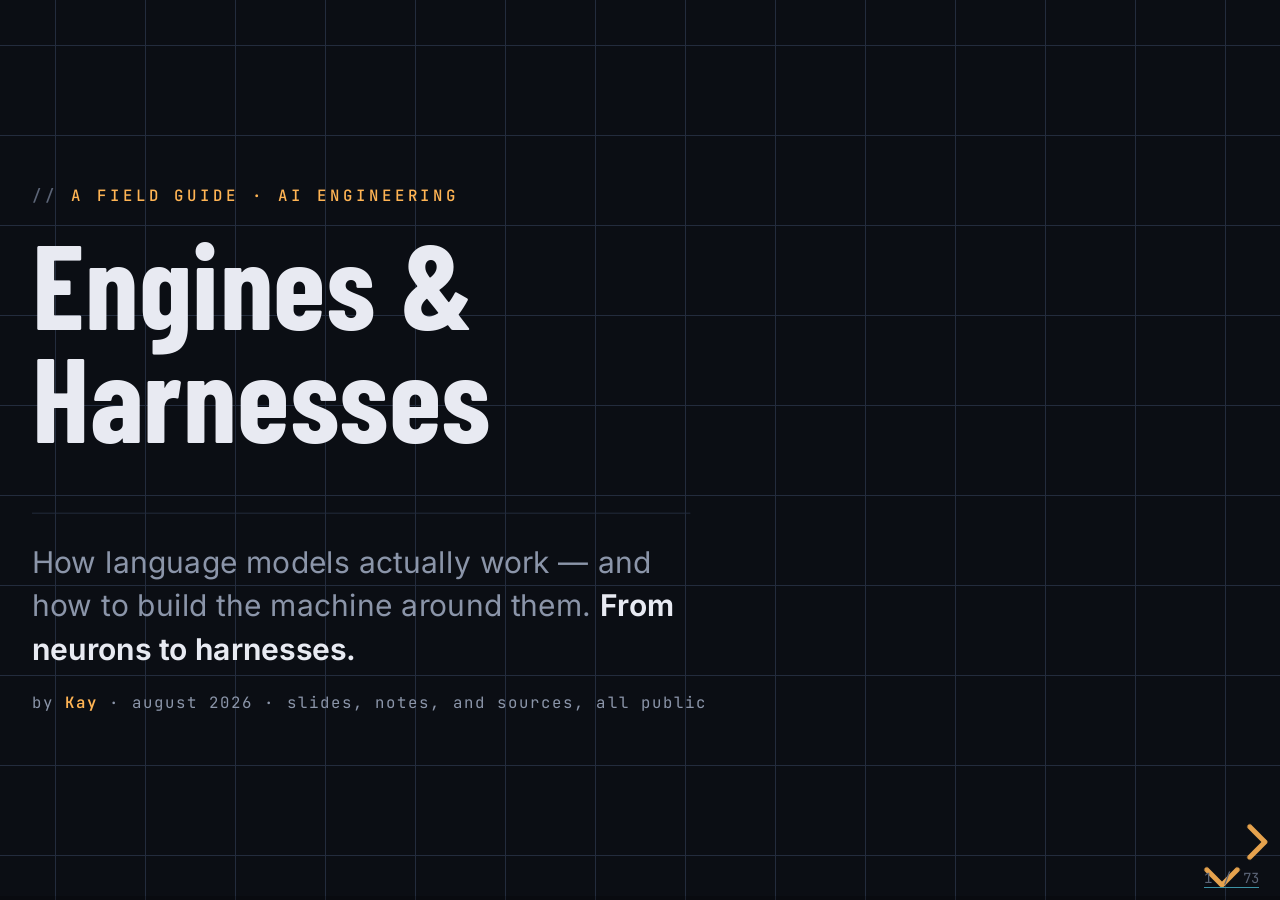
<file: index.html>
<!doctype html>
<html lang="en">
<head>
  <meta charset="utf-8">
  <meta name="viewport" content="width=device-width, initial-scale=1.0">
  <title>Engines &amp; Harnesses — an AI engineering field guide</title>
  <meta name="description" content="How language models actually work, and how to build the machine around them. From neurons to harnesses.">
  <link rel="stylesheet" href="vendor/reveal/reset.css">
  <link rel="stylesheet" href="vendor/reveal/reveal.css">
  <link rel="stylesheet" href="vendor/reveal/plugin/highlight.css">
  <link rel="stylesheet" href="css/theme.css">
</head>
<body>
<div class="reveal">
  <div class="slides">

    <!-- ================================================================
         TITLE
         ================================================================ -->
    <section class="act-engine">
      <section class="plate">
        <span class="eyebrow">a field guide · ai engineering</span>
        <h1>Engines &amp;<br>Harnesses</h1>
        <p class="plate-sub">How language models actually work — and how to build
        the machine around them. <strong>From neurons to harnesses.</strong></p>
        <p class="byline">by <b>Kay</b> · august 2026 · slides, notes, and sources, all public</p>
        <aside class="notes">
          Open on this. One sentence: "This is a talk about engines and harnesses —
          the model, and everything we build around it." Then the claim: the second
          half is now where the leverage is.
          Navigation: DOWN for depth within an act, RIGHT to jump acts. ESC shows the map.
        </aside>
      </section>

      <section>
        <span class="eyebrow">how to drive this deck</span>
        <h2>Built for jumping around</h2>
        <div class="cols">
          <div class="panel">
            <h3>Live</h3>
            <ul>
              <li><span class="kbd">→</span> next act &nbsp;·&nbsp; <span class="kbd">↓</span> optional depth</li>
              <li><span class="kbd">ESC</span> the whole map at once</li>
              <li><span class="kbd">S</span> speaker view (notes + timer)</li>
              <li>Every act stands alone — jump anywhere</li>
            </ul>
          </div>
          <div class="panel">
            <h3>Later</h3>
            <ul>
              <li>This deck is a public site — take the URL</li>
              <li>Demos are live tools you can replay at your desk</li>
              <li>Appendix (last column) holds the depth we skip today</li>
              <li><code>?print-pdf</code> for an offline copy</li>
            </ul>
          </div>
        </div>
        <aside class="notes">Skippable. If presenting, one line: "down = depth, right = next act, ask me to go down anywhere."</aside>
      </section>

      <section>
        <span class="eyebrow">working definition</span>
        <h2>AI engineering, defined for this talk</h2>
        <p><strong>AI&nbsp;engineering&nbsp;=</strong> harness engineering + context engineering
           + memory engineering + prompt engineering.</p>
        <div class="cols">
          <div class="panel"><h3>Covered here</h3>
            <ul>
              <li><strong>Harness</strong> — the tooling around the model: instructions, agents, MCP, hooks</li>
              <li><strong>Context</strong> — what the model sees, and when</li>
              <li><strong>Memory</strong> — what survives between sessions</li>
              <li><strong>Prompt</strong> — what you actually say</li>
            </ul>
          </div>
          <div class="panel"><h3>Deliberately out of scope</h3>
            <ul>
              <li><strong>Fine-tuning</strong> (retraining the model itself) — engine work, not ours</li>
              <li><strong>RAG</strong> (fetching documents into the prompt) — the same context principles apply</li>
              <li><strong>Evals</strong> (testing whether any of this actually works) — deserves its own hour</li>
            </ul>
          </div>
        </div>
        <aside class="notes">
          Defuse the boundary question before it's asked: fine-tuning changes the
          engine, we build vehicles. Evals matter enormously; they're just a different hour.
        </aside>
      </section>
    </section>

    <!-- ================================================================
         ACT 1 — THE ENGINE, TOLD AS HISTORY
         ================================================================ -->
    <section class="act-engine">
      <section class="plate">
        <span class="eyebrow">act 01 · the engine</span>
        <h1>How a pile of arithmetic<br>learned to talk</h1>
        <p class="plate-sub">Seventy years of neural networks, told in order,
        so that <strong>"AI" now meaning "language models"</strong> feels less
        like a fad and more like the next chapter of one long story.</p>
        <aside class="notes">
          The long-breath act. If the audience knows ML basics, skim slides 2–3 and
          land on the timeline. If short on time: timeline slide only, then Act 2.
        </aside>
      </section>

      <section>
        <span class="eyebrow">first principles</span>
        <h2>A neuron is a weighted opinion</h2>
        <div class="cols">
          <div>
            <ul>
              <li>Take numbers in, multiply each by a <strong>weight</strong>, add them up, squash the result</li>
              <li>And that's the whole neuron; there is no hidden extra part</li>
              <li>Stack them in layers and you have a network (the classic <strong>multi-layer perceptron</strong>)</li>
              <li class="fragment">The weights are the <strong>parameters</strong> —
                "405B parameters" = 405 billion of these knobs</li>
            </ul>
            <p class="fragment">A neural network is <em>one big function</em>:
            numbers in, numbers out. Everything else is plumbing.</p>
          </div>
          <div class="panel">
            <div class="flow">inputs      weights
  x₁ ──▶ ×w₁ ─┐
  x₂ ──▶ ×w₂ ─┼─▶ Σ ─▶ squash ─▶ out
  x₃ ──▶ ×w₃ ─┘
        <b>the knobs training turns</b></div>
          </div>
        </div>
        <aside class="notes">
          Deliberately unglamorous. "Weighted opinion" is the phrase to keep using:
          each neuron votes on a tiny question, layers of votes become judgment.
        </aside>
      </section>

      <section>
        <span class="eyebrow">live · train one yourself</span>
        <h2>Watch a network learn</h2>
        <div class="demo-bar"><span>TensorFlow Playground — a tiny MLP training in your browser</span>
          <a href="https://playground.tensorflow.org/" target="_blank" rel="noopener">open in new tab</a></div>
        <iframe class="demo" data-src="https://playground.tensorflow.org/" height="480"></iframe>
        <aside class="notes">
          THE demo for "what training does." Pick the spiral dataset, start with too
          few neurons (it fails), add a layer (it fits). Narrate: "nobody programmed
          the spiral — the knobs turned until the error went down." 90 seconds max.
        </aside>
      </section>

      <section>
        <span class="eyebrow">what training actually does</span>
        <h2>Guess. Measure the wrongness. Nudge every knob. Repeat.</h2>
        <ol>
          <li><strong>Guess:</strong> run the input through, get an output</li>
          <li><strong>Score it:</strong> one number for how wrong (the <em>loss</em>)</li>
          <li><strong>Nudge:</strong> compute, for every knob, which direction reduces the wrongness — turn all of them a hair (backpropagation)</li>
          <li><strong>Repeat:</strong> trillions of times, on trillions of examples</li>
        </ol>
        <p class="fragment">Training doesn't store the examples. It <strong>squeezes their
        patterns into the knobs</strong> — which is why one function can complete code it
        has never seen.</p>
        <aside class="notes">
          Kill the "it's a database" mental model here, gently — it decides how
          people reason about everything later (hallucination, context, why
          instructions files work).
        </aside>
      </section>

      <section>
        <span class="eyebrow">scores → probabilities</span>
        <h2>From scores to odds: the temperature dial</h2>
        <div class="cols">
          <div>
            <p>A language model's last layer outputs a <strong>score for every token
            it knows</strong>. A step called softmax turns those scores into
            probabilities, and that's the whole trick.</p>
            <ul>
              <li><strong>Temperature ↓</strong> — sharpen: always take the favorite. Safe, boring, repetitive.</li>
              <li><strong>Temperature ↑</strong> — flatten: give the long shots a chance. Creative, and eventually unhinged.</li>
            </ul>
            <p class="note">Try it live in Transformer Explainer (Act 2) — it has the actual slider.</p>
          </div>
          <div class="panel">
            <div class="flow">scores        T = 0.2      T = 1.5
 " the"  9.1   ████████ 92%  ███ 34%
 " a"    7.3   █ 7%          ██ 27%
 " its"  5.0   · 1%          ██ 21%
 " kiwi" 2.2   · 0%          █ 18%
        <b>same engine, different dial</b></div>
          </div>
        </div>
        <aside class="notes">
          "The model is not choosing a word. It's pricing every word it knows, and
          then we gamble according to the prices." Temperature = how honest the
          casino is.
        </aside>
      </section>

      <section>
        <span class="eyebrow">the arc</span>
        <h2>Why "AI" now means "LLM"</h2>
        <table style="font-size:0.6em">
          <tr><th>Year</th><th>Beat</th><th>What it proved</th></tr>
          <tr><td>1958</td><td>Perceptron</td><td>A machine can learn a boundary from examples</td></tr>
          <tr><td>1986</td><td>Backpropagation</td><td>Deep stacks of neurons are trainable at all</td></tr>
          <tr><td>2012</td><td>AlexNet</td><td>GPUs + data beat forty years of hand-built features</td></tr>
          <tr><td>2017</td><td><em>Attention Is All You Need</em></td><td>One architecture for all of language — and it parallelizes</td></tr>
          <tr><td>2018–20</td><td>GPT-1 → GPT-3</td><td>Same recipe + more scale = new abilities, unprompted</td></tr>
          <tr><td>2022</td><td>ChatGPT</td><td>Next-token prediction becomes a product — and "AI" starts meaning this</td></tr>
          <tr><td>2024–</td><td>Reasoning models</td><td>The same engine, allowed to think before speaking</td></tr>
        </table>
        <p class="fragment note">Every row is the same story: <strong>less hand-engineering,
        more learning.</strong> Hold that thought — it's about to happen to us, one layer up.</p>
        <aside class="notes">
          The last note line is a deliberate plant: the "bitter lesson" pattern
          (hand-built features lose to scale) is EXACTLY what The Turn claims is
          happening to prompt scaffolding. Callback in Act 7.
        </aside>
      </section>

      <section>
        <span class="eyebrow">depth · watch the field drift</span>
        <h2>One professor's syllabus, 2021 → 2025</h2>
        <p>MAT1510, <em>Deep Learning: Theory &amp; Data Science</em> — Vardan Papyan,
        University of Toronto. Same course, five years:</p>
        <table style="font-size:0.62em">
          <tr><th>Year</th><th>What's in</th><th>What's telling</th></tr>
          <tr><td>2021</td><td>Sparse coding, random matrix theory, adversarial examples</td><td><strong>No transformers. At all.</strong></td></tr>
          <tr><td>2023</td><td>First transformers lecture appears</td><td>Six years after the paper</td></tr>
          <tr><td>2024</td><td>Chain-of-thought, LoRA, safety, diffusion</td><td>The LLM era arrives in the theory dept</td></tr>
          <tr><td>2025</td><td>Whole sections: scaling laws, in-context learning, superposition, grokking, jailbreaking</td><td><strong>The syllabus IS the history slide</strong></td></tr>
        </table>
        <p class="note">Course site: <a href="https://sites.google.com/view/mat1510" target="_blank" rel="noopener">sites.google.com/view/mat1510</a> —
        public lecture decks for all of it. The one reference this act is built on;
        full notes in <a href="research/track3-papyan-course.md">research/track3-papyan-course.md</a>.</p>
        <aside class="notes">
          The meta-point: even the people doing the MATH of deep learning had to
          chase the field into LLM-land. When a theory course adds "jailbreaking,"
          the word "AI" has finished changing meaning.
          His framing worth stealing if asked: transformers as dynamical systems —
          tokens as particles that cluster as they flow through layers.
        </aside>
      </section>
    </section>

    <!-- ================================================================
         ACT 2 — TOKENS
         ================================================================ -->
    <section class="act-engine">
      <section class="plate">
        <span class="eyebrow">act 02 · tokens</span>
        <h1>The model's alphabet<br>is not your alphabet</h1>
        <p class="plate-sub">The tokenizer is the chopper that turns your text into
        chunks before the model ever sees it. Half of all "LLMs are dumb" stories
        are really <strong>tokenizer stories</strong>.</p>
        <aside class="notes">
          If short on time: the Tiktokenizer demo + the attention slide are the two
          that must survive.
        </aside>
      </section>

      <section>
        <span class="eyebrow">live · the tokenizer</span>
        <h2>Text becomes chunks, not letters</h2>
        <div class="demo-bar"><span>Tiktokenizer — paste anything, see what the model actually receives</span>
          <a href="https://tiktokenizer.vercel.app/" target="_blank" rel="noopener">open in new tab</a></div>
        <iframe class="demo" data-src="https://tiktokenizer.vercel.app/" height="470"></iframe>
        <aside class="notes">
          Live beats: type "strawberry" (watch it chunk), then "1234567890" (splits
          into odd pieces like 123|456|7890), then a rare word, then some code.
          Punchline: the model has NEVER seen a letter. It was born after the
          chunking.
        </aside>
      </section>

      <section>
        <span class="eyebrow">consequences</span>
        <h2>Why smart models fail dumb tests</h2>
        <div class="cols">
          <div class="panel">
            <h3>Counting letters</h3>
            <p>"strawberry" arrives as one or two opaque chunks. Asking for the r's
            is like asking you <strong>how many times the letter e appears in a
            word you've only ever heard spoken.</strong></p>
          </div>
          <div class="panel">
            <h3>Arithmetic</h3>
            <p>"1234567890" isn't a number — it's chunks like
            <code>123</code>·<code>456</code>·<code>7890</code>, split by frequency,
            not place value. Long division over that is a miracle when it works.</p>
          </div>
        </div>
        <p class="fragment">These aren't intelligence failures — they're
        <strong>eyesight failures.</strong> Reasoning models patch them by thinking in
        steps; the eyesight never changed.</p>
        <aside class="notes">
          "Eyesight, not intelligence" is the line that sticks. Warn honestly:
          current reasoning models DO count the r's fine now — they spell it out in
          scratch work first. The failure mode is real; the party trick is patched.
        </aside>
      </section>

      <section>
        <span class="eyebrow">meaning as geometry</span>
        <h2>Every token becomes a point in space</h2>
        <ul>
          <li>Each token maps to a vector: a list of hundreds of numbers, learned during training rather than assigned by anyone</li>
          <li>Similar meaning ends up <strong>nearby</strong>: king/queen, Paris/Rome, <code>try</code>/<code>catch</code></li>
          <li>Directions mean things: king − man + woman ≈ queen</li>
        </ul>
        <div class="demo-bar"><span>Embedding Projector — real embeddings, rotatable in 3D</span>
          <a href="https://projector.tensorflow.org/" target="_blank" rel="noopener">open in new tab</a></div>
        <p class="note">Optional live beat: search a word, look at its neighbors. Meaning
        with no dictionary anywhere — just geometry, learned from co-occurrence.</p>
        <aside class="notes">
          Keep short. The point that matters downstream: "the model thinks in this
          space, not in words" — sets up attention and why context works at all.
        </aside>
      </section>

      <section>
        <span class="eyebrow">order</span>
        <h2>Position must be stamped on</h2>
        <p>Attention reads the whole context <strong>at once</strong> — to it,
        "dog bites man" and "man bites dog" are the same bag of tokens.</p>
        <ul>
          <li>Fix: mix a <strong>position signature</strong> into each token's vector before it enters</li>
          <li>Each slot gets a distinct stamp; nearby slots get similar stamps</li>
          <li>The network learns to read the stamp exactly as much as it needs to</li>
        </ul>
        <p class="note">That's the intuition. The full math lives in the appendix; nothing
        later depends on it.</p>
        <aside class="notes">
          One slide, on purpose. If someone pushes: "postmark on the envelope" —
          content plus where-it-was-mailed-from, in one vector. Appendix has RoPE etc.
        </aside>
      </section>

      <section>
        <span class="eyebrow">the mechanism that changed everything</span>
        <h2>Attention: every token interrogates every other</h2>
        <div class="cols">
          <div>
            <p>For each token, in parallel: <em>"of everything before me,
            what matters to what I'm about to be?"</em></p>
            <ul>
              <li>"bank" pulls on "river" — or on "loan" — and <strong>becomes a different vector</strong> accordingly</li>
              <li>Meaning stops being per-word and becomes <strong>per-word-in-this-sentence</strong></li>
            </ul>
          </div>
          <div>
            <ul>
              <li>Dozens of attention heads per layer, each learning its own question: grammar, which name a pronoun points back to, code scope…</li>
              <li class="fragment">And it's all matrix math — <strong>perfectly parallel, perfect for GPUs.</strong>
                That, as much as the cleverness, is why transformers won.</li>
            </ul>
          </div>
        </div>
        <aside class="notes">
          The two-part claim matters: attention won on QUALITY (context-dependent
          meaning) and on THROUGHPUT (parallel training). RNNs read one word at a
          time; transformers read the whole page at once, so you can feed them the
          internet. Next slide is the live proof.
        </aside>
      </section>

      <section>
        <span class="eyebrow">live · the workhorse</span>
        <h2>A real GPT-2, dissected in your browser</h2>
        <div class="demo-bar"><span>Transformer Explainer — attention weights, temperature, next-token odds, live</span>
          <a href="https://poloclub.github.io/transformer-explainer/" target="_blank" rel="noopener">open in new tab</a></div>
        <iframe class="demo" data-src="https://poloclub.github.io/transformer-explainer/" height="470"></iframe>
        <aside class="notes">
          The workhorse — this one tool covers tokenization, attention, softmax,
          temperature, and top-k/top-p in one place. Suggested route: type a prompt,
          show next-token probabilities, drag temperature both ways, then expand one
          attention head. Budget 3–4 minutes; it can eat ten.
        </aside>
      </section>

      <section>
        <span class="eyebrow">alternate · for a gentler room</span>
        <h2>The same story, animated</h2>
        <a class="demo-card" href="https://animatedllm.github.io/" target="_blank" rel="noopener">
          <span class="demo-title">Animated LLM</span>
          <span class="demo-desc">The full pipeline — tokens → embeddings → attention → sampling —
          animated for non-technical audiences. The kindest on-ramp on the internet.</span>
          <span class="demo-url">animatedllm.github.io</span>
        </a>
        <p class="note">Keep in the back pocket: if the room drifts during Transformer
        Explainer, this is the softer landing. Also embeddable if you want it inline.</p>
        <aside class="notes">Optional. Skip freely.</aside>
      </section>
    </section>

    <!-- ================================================================
         ACT 3 — SCALE
         ================================================================ -->
    <section class="act-engine">
      <section class="plate">
        <span class="eyebrow">act 03 · scale</span>
        <h1>The absurd arithmetic<br>of one token</h1>
        <p class="plate-sub">Not the training run. Not the answer.
        <strong>One single token</strong> of output. The numbers here are cited,
        and they should feel wrong.</p>
        <aside class="notes">
          This act is pure vertigo. Slow delivery, let numbers sit.
          Using Llama 3.1 405B throughout because its numbers are OFFICIAL —
          frontier labs publish nothing, so honest numbers beat impressive ones.
        </aside>
      </section>

      <section>
        <span class="eyebrow">the unit</span>
        <h2>What one token costs</h2>
        <p>Llama 3.1 405B — open weights, every parameter public. Each parameter
        does one multiply-add per token: <strong>2 × 405 billion.</strong></p>
        <div class="big-num fragment">810,000,000,000
          <small>floating-point operations, per token, forward pass only —
          roughly one token ≈ three-quarters of a word</small>
        </div>
        <p class="note" style="margin-top:1em">The "two operations per parameter" rule: Kaplan et al., <em>Scaling Laws for Neural Language
        Models</em> (2020) · parameter count official: Meta, arXiv:2407.21783 · full arithmetic in
        <a href="research/track3-flops.md">research/track3-flops.md</a></p>
        <aside class="notes">
          "Every parameter participates in every token." That's the sentence to say
          out loud. There is no lookup, no cache of answers — the whole 405B-number
          machine turns over for every three-quarters of a word.
        </aside>
      </section>

      <section>
        <span class="eyebrow">make it human</span>
        <h2>810 billion operations is…</h2>
        <div class="cols-3">
          <div class="panel"><div class="big-num" style="font-size:2.6em">26,000<small>years of a human doing one
            multiplication per second, nonstop — starting before the peak of the last Ice Age</small></div></div>
          <div class="panel fragment"><div class="big-num" style="font-size:2.6em">84<small>minutes flat-out on a Cray-1 —
            the fastest computer on Earth in 1976 (160 MFLOPS)</small></div></div>
          <div class="panel fragment"><div class="big-num" style="font-size:2.6em">0.8<small>milliseconds on one modern
            H100 GPU at peak — one H100 ≈ six million Cray-1s</small></div></div>
        </div>
        <p class="fragment" style="margin-top:0.6em">And a typical chat answer is ~500 tokens:
        <strong>thirteen million years of human arithmetic, delivered before you finish blinking.</strong></p>
        <aside class="notes">
          The per-panel beat: person → 1976 supercomputer → today. The last line is
          the one people repeat at lunch. (500 × 26,000 = 13M years.)
        </aside>
      </section>

      <section>
        <span class="eyebrow">training vertigo</span>
        <h2>And that was just running the model</h2>
        <ul>
          <li>Training Llama 3.1 405B: <strong>3.8×10²⁵ FLOPs</strong> over 15.6 trillion tokens
            <span class="note">(official, Meta)</span></li>
          <li class="fragment">On the 1976 Cray-1, that training run takes <strong>7.5 billion years</strong> —
            start it when Earth formed and you'd still be 3 billion years short</li>
          <li class="fragment">GPT-4's training is estimated at the same order: ~2×10²⁵ FLOPs
            <span class="note">(Epoch AI estimate — OpenAI has disclosed nothing)</span></li>
        </ul>
        <p class="fragment">This is why "just train your own" isn't a real option.
        <strong>Engines come from a handful of labs. Everyone else builds vehicles.</strong></p>
        <aside class="notes">
          The closing line is the bridge to the whole second half: you will never
          own the engine. Your leverage is downstream of it. If short on time, jump
          from here straight to The Turn.
        </aside>
      </section>

      <section>
        <span class="eyebrow">see it run</span>
        <h2>A GPT, in 3D, at 60fps</h2>
        <div class="demo-bar"><span>bbycroft.net — every weight of a working GPT, walkable</span>
          <a href="https://bbycroft.net/llm" target="_blank" rel="noopener">open in new tab</a></div>
        <iframe class="demo" data-src="https://bbycroft.net/llm" height="490" allow="fullscreen"></iframe>
        <aside class="notes">
          Scroll the small nano-GPT first (it's legible), then zoom out to GPT-3 for
          the gut-punch of relative size. If WebGL chokes on the projector, use the
          new-tab link — do not fight it live.
        </aside>
      </section>

      <section>
        <span class="eyebrow">depth · the efficiency countermove</span>
        <h2>Why per-token cost is falling anyway</h2>
        <table>
          <tr><th>Model</th><th>Total params</th><th>Active per token</th><th>FLOPs/token</th></tr>
          <tr><td>Llama 3.1 405B (dense)</td><td>405B</td><td>405B — all of them</td><td>8.1×10¹¹</td></tr>
          <tr><td>DeepSeek-V3 (MoE)</td><td>671B</td><td>37B — routed experts</td><td>7.4×10¹⁰ — <strong>11× cheaper</strong></td></tr>
        </table>
        <p class="fragment">"Mixture of experts" means only the relevant slice of the model
        wakes up for each token — <strong>store many parameters, compute with few.</strong>
        More knowledge in the warehouse, fewer workers per shift.</p>
        <p class="note">Official figures: arXiv:2412.19437. One more honest caveat: at 128K context,
        attention adds ~67% on top of the 2N cost — long context is not free. That fact returns in Act 7.</p>
        <aside class="notes">
          Optional depth. The attention-overhead line plants the seed for context
          engineering: the "long context is not free" claim gets cashed out in Act 7.
        </aside>
      </section>
    </section>

    <!-- ================================================================
         ACT 4 — THINKING TOKENS
         ================================================================ -->
    <section class="act-engine">
      <section class="plate">
        <span class="eyebrow">act 04 · thinking tokens</span>
        <h1>Paying the model<br>to think</h1>
        <p class="plate-sub">Reasoning models don't have a different brain.
        They have <strong>permission to use scratch paper</strong> — and you pay
        for every sheet.</p>
        <aside class="notes">
          If short on time: just the first two slides of this act, then jump to Act 5 or The Turn.
        </aside>
      </section>

      <section>
        <span class="eyebrow">the mechanism</span>
        <h2>Same engine, allowed to draft</h2>
        <div class="flow">prompt ──▶ <b>thinking tokens</b> ····························· ──▶ answer tokens
           │ "let me check: the bug is in the retry     │ "The bug is in
           │  logic… no wait, the timeout fires first…  │  <b>timeout.ts:41</b> —
           │  let me re-read the stack trace…"          │  here's the fix."
           └─ scratch work, often hidden, always billed └─ what you asked for</div>
        <ul>
          <li>Still next-token prediction — nothing mystical was added</li>
          <li>The model <strong>buys accuracy by spending more compute up front</strong>, before committing to an answer</li>
          <li class="fragment">Wrong turns cost the same as right ones — dead-end reasoning is still billed</li>
        </ul>
        <aside class="notes">
          Anchor to human experience: it's the difference between blurting an answer
          and being allowed to work it out on paper first. Same person, same brain.
          The "still billed for dead ends" line lands — pause on it.
        </aside>
      </section>

      <section>
        <span class="eyebrow">the economics</span>
        <h2>When thinking is worth paying for</h2>
        <table>
          <tr><th>Task shape</th><th>Engine mode</th><th>Why</th></tr>
          <tr><td>Autocomplete, rename, boilerplate</td><td>Fast, no thinking</td><td>Latency is the product — you're mid-keystroke</td></tr>
          <tr><td>Explain this file, write a test</td><td>Standard</td><td>One honest pass is enough</td></tr>
          <tr><td>Debug across files, plan a migration</td><td>Reasoning</td><td>Traps and dead ends — drafting pays for itself</td></tr>
          <tr><td>Long agent task, issue → PR</td><td>Reasoning + harness</td><td>Being wrong is expensive; thinking is cheap by comparison</td></tr>
        </table>
        <p class="fragment">Rule of thumb: <strong>pay for thinking when being wrong costs more
        than waiting.</strong></p>
        <aside class="notes">
          Day-to-day translation: the model picker in your tools is a gearbox, not a
          leaderboard. Low gear (fast models) for the parking lot, high gear
          (reasoning) for the mountain. Nobody drives everywhere in first gear.
        </aside>
      </section>

      <section>
        <span class="eyebrow">depth · the third axis</span>
        <h2>"Think longer" became a third way to scale</h2>
        <ul>
          <li><strong>2012–2022:</strong> scale the training run — more data, more parameters</li>
          <li><strong>2022–2024:</strong> scale the <em>post-training</em> — the extra rounds where human feedback shapes the answers (RLHF, instruction tuning)</li>
          <li><strong>2024–now:</strong> scale the <em>answering</em> — let the same model think longer on hard questions</li>
        </ul>
        <p class="fragment">The same model, given 10× the thinking budget, can jump a
        capability tier on hard problems — <strong>capability became a dial, not a constant.</strong></p>
        <p class="note fragment">Caveat for the careful: the visible reasoning is legible, but not
        guaranteed to be the <em>true</em> cause of the answer. Treat it as a draft, not a confession.</p>
        <aside class="notes">
          Optional depth. The dial framing sets up Act 5 (scaling) and the harness
          acts: harness decisions now include "how much should this step think?"
        </aside>
      </section>
    </section>

    <!-- ================================================================
         ACT 5 — WHERE THIS IS HEADING
         ================================================================ -->
    <section class="act-engine">
      <section class="plate">
        <span class="eyebrow">act 05 · where this is heading</span>
        <h1>The consensus,<br>then the opinion</h1>
        <p class="plate-sub">What the field broadly agrees on — kept separate,
        deliberately, from <strong>what I think</strong>. The flag will be visible.</p>
        <aside class="notes">
          Two-part act by design: consensus with citations, then MY take clearly
          flagged. Don't let the two blur — the audience should always know which
          register they're hearing.
        </aside>
      </section>

      <section>
        <span class="eyebrow">the consensus, roughly</span>
        <h2>Four things most of the field agrees on</h2>
        <ol>
          <li><strong>The easy scaling curve has bent.</strong> "10× the GPUs,
            get a new era" stopped working — training data, not computing power, became the wall</li>
          <li class="fragment"><strong>The gains moved elsewhere.</strong> Post-training and
            thinking-time now carry the improvement — capability became a dial (Act 4)</li>
          <li class="fragment"><strong>Agents are where it shows up.</strong> METR (an independent
            evaluation lab): the length of task an agent can finish half the time
            <strong>doubles every ~4–7 months</strong> — and the pace is picking up, not slowing
            <span class="note">(metr.org, Time Horizon 1.1, Jan 2026)</span></li>
          <li class="fragment"><strong>The price of any given ability keeps collapsing.</strong>
            Efficiency tricks — mixture-of-experts, distillation (a small model trained to imitate
            a big one) — make yesterday's frontier next year's cheap tier (Act 3's 11×)</li>
        </ol>
        <aside class="notes">
          Careful wording: "bent," not "ended." The METR line is the most
          load-bearing: it's the one exponential still visibly running, and it's
          measured on TASKS, not benchmarks.
        </aside>
      </section>

      <section>
        <span class="eyebrow">the trap to avoid</span>
        <h2>"Scaling is over" conflates three different curves</h2>
        <table>
          <tr><th>Axis</th><th>Status, honestly</th></tr>
          <tr><td>Pre-training (bigger runs)</td><td>Diminishing returns per dollar; data wall is real</td></tr>
          <tr><td>Post-training (reinforcement learning, distillation)</td><td>Steep and young — nobody knows the ceiling</td></tr>
          <tr><td>Inference (thinking longer)</td><td>Scales per-task, priced per-use — a different economy entirely</td></tr>
        </table>
        <p class="fragment">Any confident claim about "the end of scaling" that doesn't say
        <strong>which curve</strong> is too vague to argue with.</p>
        <aside class="notes">
          This slide exists to inoculate the room before the opinion slide — and to
          keep me honest on it too.
        </aside>
      </section>

      <section>
        <span class="eyebrow">flagged and owned</span>
        <div class="opinion-flag">Kay's take — opinion, not consensus</div>
        <h2>Are we at the end of the exponential?</h2>
        <div class="cols-3">
          <div class="panel"><h3>What's ending</h3>
            <p class="note" style="font-size:0.78em"><em>— speak to it —</em><br>which curve I think is
            genuinely done, and the evidence I find decisive</p></div>
          <div class="panel"><h3>What's not</h3>
            <p class="note" style="font-size:0.78em"><em>— speak to it —</em><br>the curve I think people
            are underrating, and why</p></div>
          <div class="panel"><h3>What follows for us</h3>
            <p class="note" style="font-size:0.78em"><em>— speak to it —</em><br>what this means for anyone
            building on these engines in the next two years</p></div>
        </div>
        <p class="note" style="margin-top:0.8em">Scaffold by design — the argument's shape
        stays on screen while the argument itself is spoken.</p>
        <aside class="notes">
          Your slide. The three boxes are the argument's skeleton: pick a curve,
          defend it, then land the "so what" for the people in the room. The
          previous slide already forced precision about WHICH exponential.
        </aside>
      </section>
    </section>

    <!-- ================================================================
         THE TURN — the hinge of the whole talk
         ================================================================ -->
    <section class="act-harness">
      <section class="plate">
        <span class="eyebrow">the turn</span>
        <h1>AI engineering stopped<br>being about the model</h1>
        <p class="plate-sub">Everything before this slide was the <strong>engine</strong>.
        Everything after it is the <strong>harness</strong> — and the harness is
        where your leverage is.</p>
        <aside class="notes">
          THE HINGE. Slow down here. Everything so far — attention, scale, thinking
          tokens — you can't change any of it. You rent the engine from a lab.
          What you own is everything around it.
          If short on time: this act + Act 6 (harness) + before/after demo is the irreducible core.
        </aside>
      </section>

      <section>
        <span class="eyebrow">engine · harness</span>
        <h2>Nobody drives an engine down the road</h2>
        <div class="cols">
          <div class="panel">
            <h3 style="color:var(--amber)">The engine</h3>
            <ul>
              <li>The model — frozen weights, rented from a lab</li>
              <li>Identical for you, your competitor, and a teenager in a dorm</li>
              <li>You cannot tune it. You can only choose it.</li>
            </ul>
          </div>
          <div class="panel">
            <h3>The harness</h3>
            <ul>
              <li>Instructions, tools, context plumbing, permissions, memory</li>
              <li>Chassis, transmission, bodywork — everything that makes an engine <em>useful</em></li>
              <li>100% yours. This is the part you engineer.</li>
            </ul>
          </div>
        </div>
        <p class="fragment">The engine is a commodity. <strong>The harness is the product.</strong></p>
        <aside class="notes">
          Key framing: the engine is shared infrastructure now, like the power grid.
          Differentiation moved one layer up. That's why this discipline got a name.
        </aside>
      </section>

      <section>
        <span class="eyebrow">the taxonomy</span>
        <h2>There is no one correct harness</h2>
        <p>Motorcycles, cars, vans, and trucks are all correct. <strong>The shape follows the job.</strong></p>
        <table>
          <tr><th>Vehicle</th><th>The harness it maps to</th><th>Built for</th></tr>
          <tr><td>Motorcycle</td><td>Bare chat + one sharp tool</td><td>An expert going fast, fully exposed</td></tr>
          <tr><td>Car</td><td>Your configured IDE assistant</td><td>Daily driving — you, every day, comfortable</td></tr>
          <tr><td>Van</td><td>Team workspace: shared instructions, custom agents, MCP racks</td><td>A crew and its equipment</td></tr>
          <tr><td>Truck</td><td>Autonomous coding agent in CI: issue in, pull request out</td><td>Heavy cargo, long haul, nobody in the cab</td></tr>
        </table>
        <aside class="notes">
          Dwell on "the shape follows the job" — it kills the "which setup is
          best?" question before it's asked. Best for WHAT is the only version of
          that question that makes sense.
        </aside>
      </section>

      <section>
        <span class="eyebrow">the rental car</span>
        <h2>Out of the box, Copilot is a rental car</h2>
        <div class="cols-3">
          <div class="panel">
            <h3 style="color:var(--hot)">Rental</h3>
            <p>Works anywhere, tuned for nobody. Base trim. Smells faintly of
            someone else. Engineered to be <em>returnable</em>, not to be loved.</p>
          </div>
          <div class="panel fragment">
            <h3>Your car</h3>
            <p>Seat memory, mirrors set, your music. One instructions file and it
            knows your stack, your conventions, your definition of done.</p>
          </div>
          <div class="panel fragment">
            <h3 style="color:var(--green)">Fleet vehicle</h3>
            <p>Spec'd for one job: racked, wrapped, upfitted. Custom agents, MCP
            tools, hooks in CI. Nobody asks if the fleet truck is "good in general."</p>
          </div>
        </div>
        <p class="fragment">People judge Copilot as a rental — <strong>they're right that it's
        mediocre, and wrong that it has to stay one.</strong></p>
        <aside class="notes">
          Careful with tone: the insult lands on "tuned for nobody," not "badly
          engineered." A rental IS well-engineered — for returnability. GitHub tunes
          defaults for the median of 100M users, and the median user is not this room.
        </aside>
      </section>

      <section>
        <span class="eyebrow">the law of the turn</span>
        <h2>Match the harness to the engine</h2>
        <ul>
          <li>You don't put a motorcycle frame around a truck engine.</li>
          <li>You don't bolt a trailer to a superbike.</li>
          <li class="fragment"><strong>And when engines improve, harnesses must change shape</strong> —
              better engines killed the choke and the hand crank; they didn't kill the transmission.</li>
        </ul>
        <div class="cols fragment">
          <div class="panel">
            <h3 style="color:var(--hot)">Compensation — shrinking</h3>
            <p class="note" style="font-size:0.72em">Prompt tricks that paper over engine weakness: walls of pasted
            examples, forced step-by-step recipes, rigid rule lists. 2023 needed them. 2026 engines are
            <em>degraded</em> by them.</p>
          </div>
          <div class="panel">
            <h3 style="color:var(--green)">Capability — growing</h3>
            <p class="note" style="font-size:0.72em">Tools, context plumbing, permissions, memory. The better the
            engine, the more machine you can safely bolt to it.</p>
          </div>
        </div>
        <aside class="notes">
          This is the thesis slide of the whole talk. The nuance matters: harnesses
          aren't just "getting thinner" — the COMPENSATION layer thins while the
          CAPABILITY layer grows. Acts 6–7 are the evidence.
        </aside>
      </section>
    </section>

    <!-- ================================================================
         ACT 6 — HARNESS ENGINEERING (the heart)
         ================================================================ -->
    <section class="act-harness">
      <section class="plate">
        <span class="eyebrow">act 06 · harness engineering</span>
        <h1>Turning the rental<br>into your car</h1>
        <p class="plate-sub">The Copilot customization surface, in real depth —
        every piece copy-pasteable. <strong>As of August 2026;</strong> this
        surface moves monthly, sources in <code>/research</code>.</p>
        <aside class="notes">
          The heart of the talk. Budget the most time here. Every code block on
          these slides is real syntax from the current docs, verified Aug 2026.
          If short on time: map → instructions file → BEFORE/AFTER, skip the rest.
        </aside>
      </section>

      <section>
        <span class="eyebrow">the map</span>
        <h2>The whole surface on one slide</h2>
        <table style="font-size:0.55em">
          <tr><th>Piece</th><th>File / place</th><th>It's the…</th></tr>
          <tr><td>Repo instructions</td><td><code>.github/copilot-instructions.md</code></td><td>Seat position — always applied</td></tr>
          <tr><td>Path instructions</td><td><code>.github/instructions/*.instructions.md</code></td><td>Per-terrain suspension (<code>applyTo</code> globs)</td></tr>
          <tr><td>AGENTS.md</td><td>Anywhere in repo, nested</td><td>Cross-tool standard — one manual, every vehicle</td></tr>
          <tr><td>Prompt files</td><td><code>.github/prompts/*.prompt.md</code></td><td>Preset routes — <code>/slash</code>-invoked tasks</td></tr>
          <tr><td>Custom agents</td><td><code>.github/agents/*.agent.md</code></td><td>Purpose-built vehicles — role + tools + model</td></tr>
          <tr><td>Skills</td><td><code>.github/skills/&lt;name&gt;/SKILL.md</code></td><td>Toolbox in the trunk — loaded only when needed</td></tr>
          <tr><td>Hooks</td><td><code>.github/hooks/*.json</code></td><td>Safety interlocks — code that gates the agent</td></tr>
          <tr><td>MCP</td><td><code>.vscode/mcp.json</code> · repo settings</td><td>Trailer hitch — standard plug for external tools</td></tr>
          <tr><td>Memory &amp; Spaces</td><td>Machine-written repo facts (cited, 28-day expiry) · curated context bundles</td><td>Logbook in the glovebox — writes itself</td></tr>
          <tr><td>Cloud agent + code review</td><td>github.com, reads all of the above</td><td>The trucks — nobody in the cab</td></tr>
        </table>
        <aside class="notes">
          Let this sit for a beat — most people know ONE row of this table exists.
          Everything on it ships today, on the tool the org already pays for.
          Each row has its own slide below; pick by audience energy.
        </aside>
      </section>

      <section>
        <span class="eyebrow">piece 1 · the seat position</span>
        <h2>One file, always applied</h2>
        <div class="filename">.github/copilot-instructions.md</div>
        <pre><code class="language-markdown"># Payments service — Express + TypeScript + Prisma

## Architecture
- Routes in `src/routes/` are thin: validate, call a service, return.
- All data access goes through `src/services/` — routes never touch Prisma.
- All routes require `requireAuth` middleware unless listed in PUBLIC_ROUTES.

## Conventions
- pnpm, never npm. Strict TS — `any` fails CI.
- Errors: return typed `Result`, never throw across service boundaries.

## Definition of done
- Colocated `*.test.ts` (vitest) covering auth failure + happy path.</code></pre>
        <p class="note">Applies to chat, cloud agent, and code review. Guidance: ~2 pages max,
        never task-specific. Saved = live, no restart. <span style="color:var(--muted)">Docs:
        docs.github.com → “Adding repository custom instructions”.</span></p>
        <aside class="notes">
          Point at the last section: "definition of done" is the highest-leverage
          paragraph — it's what makes generated code arrive WITH tests. This exact
          file powers the next slide.
        </aside>
      </section>

      <section>
        <span class="eyebrow">the moment · same request, same engine</span>
        <h2>“Add an endpoint to export a user's data as CSV”</h2>
        <div class="cols ba">
          <div class="panel before">
            <span class="ba-label">bare copilot — the rental</span>
            <pre style="font-size:0.46em"><code class="language-javascript">app.get('/export/:id', async (req, res) =&gt; {
  const user = await db.query(
    `SELECT * FROM users WHERE id=${req.params.id}`
  );
  const csv = Object.keys(user).join(',') + '\n'
            + Object.values(user).join(',');
  res.send(csv);
});</code></pre>
            <p class="note">Plausible. Also: SQL injection, no auth, raw SQL in a
            Prisma repo, no test, JavaScript in a strict-TS codebase.</p>
          </div>
          <div class="panel after fragment">
            <span class="ba-label">with the file you just saw</span>
            <pre style="font-size:0.46em"><code class="language-typescript">// src/routes/users/export.ts
router.get('/users/:id/export', requireAuth,
  async (req, res) =&gt; {
    const rows = await userService.exportRows(
      req.params.id, req.auth);          // Result, not throw
    res.type('text/csv').send(toCsv(rows));
  });
// + export.test.ts: 403 without auth, happy path</code></pre>
            <p class="note"><code>requireAuth</code> ← “all routes require auth” ·
            service layer ← “routes never touch Prisma” ·
            test ← “definition of done”</p>
          </div>
        </div>
        <p class="fragment"><strong>Same engine. Same request. The file did that</strong> —
        every fix traces to a line you wrote once.</p>
        <aside class="notes">
          THE most persuasive slide in the deck — give it time. The left code is not
          a strawman; it's exactly what a stock model produces with zero context.
          The traceback note on the right is the argument: review comments you'll
          never have to write again. If they remember one slide, make it this one.
        </aside>
      </section>

      <section>
        <span class="eyebrow">piece 2 · per-terrain suspension</span>
        <h2>Path-specific instructions</h2>
        <div class="filename">.github/instructions/db-migrations.instructions.md</div>
        <pre><code class="language-markdown">---
applyTo: "prisma/migrations/**,src/services/**/*.ts"
excludeAgent: "code-review"
---
- Never edit a shipped migration; create a new one.
- Every schema change ships with a rollback note in the PR body.
- Data-shape changes require a fixture update in `test/fixtures/`.</code></pre>
        <ul>
          <li>Globs are comma-separated <em>inside one string</em> — that trips everyone</li>
          <li class="fragment"><code>excludeAgent</code> (new in 2026): keep a rule out of
            code review while the cloud agent still gets it</li>
          <li class="fragment">Overlapping files? <strong>Both are sent.</strong> Precedence is
            weighting, not exclusion — so write rules that don't fight</li>
        </ul>
        <aside class="notes">
          The mental model: repo-wide = who we are; path-specific = how we behave in
          THIS neighborhood. Migrations, generated code, legacy dirs — anywhere the
          general rules bend.
        </aside>
      </section>

      <section>
        <span class="eyebrow">piece 3 · one manual, every vehicle</span>
        <h2>AGENTS.md — the cross-tool standard</h2>
        <div class="cols">
          <div>
            <ul>
              <li>One markdown file, read by <strong>Copilot, Claude Code, Codex, Cursor, Gemini</strong> — an emerging cross-tool standard</li>
              <li>Lives anywhere in the repo; <strong>nearest wins</strong> — monorepo teams put one per package</li>
              <li>Copilot honors <code>CLAUDE.md</code> and <code>GEMINI.md</code> as equivalents, so one file travels everywhere</li>
            </ul>
          </div>
          <div class="panel">
            <h3>vs copilot-instructions.md?</h3>
            <p class="note" style="font-size:0.75em">Both are injected when both exist
            (Copilot's file ranks higher). Pragmatic 2026 answer:
            <strong>write AGENTS.md as the portable manual</strong>, keep
            copilot-instructions.md for Copilot-only quirks — or skip it entirely.</p>
          </div>
        </div>
        <p class="fragment">Why it matters: your harness investment
        <strong>survives changing tools.</strong> Nobody wants to rewrite the manual
        because they switched trucks.</p>
        <aside class="notes">
          If asked about precedence details: documented order is personal →
          path-specific → repo-wide → AGENTS.md-family → org, all sent together;
          the nested-merge algorithm is genuinely underspecified in the docs —
          honest answer, sourced in research/track1-agents-md.md.
        </aside>
      </section>

      <section>
        <span class="eyebrow">piece 4 · preset routes</span>
        <h2>Prompt files — tasks as slash commands</h2>
        <div class="filename">.github/prompts/gen-tests.prompt.md</div>
        <pre><code class="language-markdown">---
agent: 'agent'
model: Claude Sonnet 5
tools: ['search/codebase']
description: 'Generate tests matching our conventions'
---
Write vitest tests for ${input:target:file or function to test}.
Follow the patterns in src/services/user.service.test.ts:
table-driven cases, one behavior per test, fixtures from
test/fixtures/ — never inline literals for user objects.</code></pre>
        <ul>
          <li>Invoke as <code>/gen-tests target=src/services/billing.ts</code></li>
          <li class="fragment">The repeated request you type every week, written well <em>once</em></li>
        </ul>
        <p class="note fragment">2026 heads-up: the frontmatter key is now <code>agent:</code>
        (was <code>mode:</code>), and hosted agents skip prompt files entirely — VS Code ships a
        migration setting that converts them to skills. Watch that boundary.</p>
        <aside class="notes">
          "A prompt file is a saved order at your regular shop." The migration note
          is inside-baseball but this audience will hit it — prompt files are
          drifting toward skills.
        </aside>
      </section>

      <section>
        <span class="eyebrow">piece 5 · purpose-built vehicles</span>
        <h2>Custom agents — role, tools, model, in a file</h2>
        <div class="filename">.github/agents/planner.agent.md</div>
        <pre><code class="language-markdown">---
name: Planner
description: Implementation plans for new features — no code edits
tools: ['search/codebase', 'search/usages', 'web/fetch']
model: ['Claude Opus 4.5', 'GPT-5.2']   # fallback list, in order
handoffs:
  - label: Implement Plan
    agent: agent
    prompt: Implement the plan outlined above.
---
You are in planning mode. Produce a step-by-step plan with file
paths and risks. Do NOT edit code. End with open questions.</code></pre>
        <ul>
          <li>Read-only by construction — <strong>tool restriction is the guardrail</strong>, not politeness</li>
          <li class="fragment">Agents can invoke other agents (<code>agents:</code> list) — sub-agent orchestration, in markdown</li>
        </ul>
        <p class="note">Formerly “custom chat modes” — same feature, renamed <code>.agent.md</code>, Aug 2026.</p>
        <aside class="notes">
          The deep point: safety by CONSTRUCTION. The planner can't edit files not
          because you asked nicely but because it doesn't have the tool. That
          principle — capability restriction over instruction — is modern harness
          design in one sentence.
        </aside>
      </section>

      <section>
        <span class="eyebrow">piece 6 · the toolbox in the trunk</span>
        <h2>Skills — expertise that loads itself</h2>
        <div class="filename">.github/skills/release-notes/SKILL.md</div>
        <pre><code class="language-markdown">---
name: release-notes
description: Draft release notes from merged PRs. Use when asked
  for release notes, a changelog entry, or "what shipped".
---
# Release notes
1. List PRs merged since the last tag (`git log --oneline v*..HEAD`).
2. Group: Features / Fixes / Internal. One line each, user-facing voice.
3. Follow the tone of CHANGELOG.md. Flag breaking changes in bold.</code></pre>
        <div class="cols">
          <ul style="font-size:0.8em">
            <li><strong>Progressive disclosure:</strong> only name+description sit in context;
              the body loads when relevant; linked files only if referenced</li>
            <li class="fragment">Install many, pay for none until they fire</li>
          </ul>
          <ul style="font-size:0.8em">
            <li>An <strong>open standard</strong> (agentskills.io) — Copilot reads
              <code>.claude/skills/</code> folders unchanged</li>
            <li class="fragment">Works in cloud agent, code review, CLI, VS Code</li>
          </ul>
        </div>
        <aside class="notes">
          Skills are the purest expression of context engineering (Act 7's
          progressive disclosure) — expertise that costs nothing until the moment
          it's needed. And the standard is shared across vendors, like AGENTS.md.
        </aside>
      </section>

      <section>
        <span class="eyebrow">piece 7 · safety interlocks</span>
        <h2>Hooks — code that gates the agent</h2>
        <div class="filename">.github/hooks/guard.json</div>
        <pre><code class="language-json">{
  "version": 1,
  "hooks": {
    "preToolUse": [{
      "type": "command",
      "matcher": "bash",
      "bash": "./scripts/guard-tool.sh",
      "timeoutSec": 10
    }],
    "postToolUse": [{
      "type": "command",
      "matcher": "edit",
      "bash": "pnpm lint --fix"
    }]
  }
}</code></pre>
        <ul>
          <li>The guard script returns <code>{"permissionDecision": "allow" | "deny" | "ask"}</code> —
            <strong>plain code, not the model, decides what the agent may do</strong></li>
          <li class="fragment">Hooks fire at every stage of a session; if a <code>preToolUse</code> guard errors, the action is <em>blocked</em>, not waved through</li>
        </ul>
        <p class="note">New to Copilot in 2026, mirroring Claude Code's design — CLI + cloud agent, VS Code in preview.</p>
        <aside class="notes">
          Hooks complete an argument: instructions persuade, agents restrict, hooks
          ENFORCE. Brakes and interlocks, not more prompt text — you don't ask the
          driver to please not hit the wall; you install a guardrail.
        </aside>
      </section>

      <section>
        <span class="eyebrow">piece 8 · the trailer hitch</span>
        <h2>MCP — a standard plug for external tools</h2>
        <div class="filename">.vscode/mcp.json</div>
        <pre><code class="language-json">{
  "servers": {
    "github": { "type": "http", "url": "https://api.githubcopilot.com/mcp/" },
    "postgres-readonly": {
      "type": "stdio",
      "command": "npx",
      "args": ["-y", "@example/mcp-postgres", "--read-only"]
    }
  }
}</code></pre>
        <ul>
          <li>Model Context Protocol: one standard socket for issue trackers, DBs, browsers, deploy tooling</li>
          <li class="fragment">Cloud agent + code review get MCP too (repo settings) — GitHub and Playwright servers on by default</li>
          <li class="fragment">Discipline: <strong>every tool's description spends context</strong> —
            hitch the trailers you're actually towing (Act 7 explains why)</li>
        </ul>
        <aside class="notes">
          Trailer-hitch framing keeps expectations right: standard interface,
          anything attaches, and nobody drives around with six trailers "just in
          case." The context-cost line is the setup for Act 7.
        </aside>
      </section>

      <section>
        <span class="eyebrow">piece 9 · the trucks</span>
        <h2>Nobody in the cab: cloud agent &amp; code review</h2>
        <div class="cols">
          <div class="panel">
            <h3>Copilot cloud agent</h3>
            <ul style="font-size:0.78em">
              <li>Assign it an issue → it works in an Actions sandbox → opens a draft PR</li>
              <li>Reads AGENTS.md, instructions, skills, MCP — <strong>the whole harness you built</strong></li>
              <li>Environment spec'd in <code>copilot-setup-steps.yml</code>; outbound firewall on by default</li>
            </ul>
          </div>
          <div class="panel">
            <h3>Copilot code review</h3>
            <ul style="font-size:0.78em">
              <li>Reviews every PR before a human does — nitpicks automated, humans review design</li>
              <li>Honors repo-wide + path instructions + AGENTS.md <em>(new since 2025)</em></li>
              <li>Your review standards, written once, applied to every PR forever</li>
            </ul>
          </div>
        </div>
        <p class="fragment">The punchline of the whole act: <strong>the same files drive
        every surface.</strong> Write the harness once; the chat, the agent, and the reviewer
        all inherit it.</p>
        <p class="note">Fine print worth knowing: cloud agent sessions cap at 59 minutes; and
        GitHub Agentic Workflows (preview) let one markdown workflow choose its engine —
        <code>engine: copilot | claude | codex | gemini</code>. The harness went multi-vendor
        before the engines did.</p>
        <aside class="notes">
          Close the act on the compounding: one investment, every surface. Then The
          Turn's claim has receipts — this is what "the harness is the product"
          looks like in practice.
        </aside>
      </section>
    </section>

    <!-- ================================================================
         ACT 7 — CONTEXT ENGINEERING + THE GENERATION SHIFT
         ================================================================ -->
    <section class="act-harness">
      <section class="plate">
        <span class="eyebrow">act 07 · context engineering</span>
        <h1>The finite resource</h1>
        <p class="plate-sub">The model only knows what you put in front of it. Managing
        that budget, not writing clever prompts, is the discipline now. <strong>And the
        rules changed completely between model generations.</strong></p>
        <aside class="notes">
          Two movements: (1) context as a budget, (2) the generation shift — what
          you did for 2023 models vs what you do now. The second is the section
          this deck exists for; don't rush it.
        </aside>
      </section>

      <section>
        <span class="eyebrow">the budget</span>
        <h2>Context rot is real and measured</h2>
        <blockquote>“Context, therefore, must be treated as a finite resource with
        diminishing marginal returns.”
        <cite>Anthropic, Effective context engineering for AI agents (2025)</cite></blockquote>
        <ul>
          <li>Attention lets every token look at every other — power <em>and</em> cost.
            More context = thinner attention per fact</li>
          <li class="fragment">A fact on page 2 of a 300-page context isn't retrieved like a
            fact on page 2 of a 10-page one — models degrade on long-context retrieval
            long before the window "fills"</li>
          <li class="fragment">Corollary: <strong>a bigger window is storage, not comprehension</strong> —
            the fuel tank got bigger; the engine didn't</li>
        </ul>
        <aside class="notes">
          Callback to Act 3: at 128K context, attention adds ~67% on top of the 2N
          per-token cost. Long context is physically expensive AND cognitively
          diluting. That's why everything on the next slide exists.
        </aside>
      </section>

      <section>
        <span class="eyebrow">the toolkit</span>
        <h2>Spending the budget well</h2>
        <table style="font-size:0.62em">
          <tr><th>Technique</th><th>Mechanism</th><th>You've already seen it</th></tr>
          <tr><td>Progressive disclosure</td><td>Store lightweight identifiers; load detail only when needed</td><td>Skills: name+description in context, body on demand</td></tr>
          <tr><td>Compaction</td><td>Summarize the transcript, keep goals + recent state, continue fresh</td><td>Now vendor infrastructure, not app code</td></tr>
          <tr><td>Structured notes</td><td>Agent writes durable notes <em>outside</em> the window, re-reads on return</td><td>Instructions files by hand; Copilot Memory does it automatically — cited facts, 28-day expiry</td></tr>
          <tr><td>Sub-agents</td><td>Specialist burns 100K tokens exploring, returns a 1K summary</td><td>Custom agents with <code>agents:</code> lists</td></tr>
        </table>
        <p class="fragment note">Honest cost line: agents ≈ 4× the tokens of chat; multi-agent ≈ 15×
        <span style="color:var(--faint)">(Anthropic, multi-agent research system)</span> — sub-agents are for when
        the task genuinely parallelizes, not for decoration.</p>
        <aside class="notes">
          The unifying idea: keep the WORKING context small and privileged; keep
          knowledge OUTSIDE and fetch it just in time. Memory engineering =
          deciding what survives the session. This is also the answer to "where's
          the memory act?" — it lives here.
        </aside>
      </section>

      <section>
        <span class="eyebrow">the generation shift · 2023 → 2026</span>
        <h2>Same discipline, unrecognizable rulebook</h2>
        <table style="font-size:0.56em">
          <tr><th>You did this for 2023 engines</th><th>The vendors' own guides now say</th></tr>
          <tr><td>“Think step by step” in every prompt</td><td>Unnecessary — reasoning models already think internally; the instruction is dead weight (OpenAI)</td></tr>
          <tr><td>Pasting in walls of worked examples ("few-shot")</td><td>“Examples actually constrain them to a certain exploration space” (Anthropic)</td></tr>
          <tr><td>“CRITICAL: You MUST use this tool when…”</td><td>“…you can use more normal prompting: ‘Use this tool when…’” — MUST-stacks now overtrigger</td></tr>
          <tr><td>“Before you finish, verify your answer against…”</td><td>Frontier models self-verify; leaving it in causes over-verification and wasted tokens</td></tr>
          <tr><td>“You are an agent — keep going until fully resolved…”</td><td>Drop it — frontier models need reining in, not spurring on</td></tr>
          <tr><td>Enumerate every rule and prohibition</td><td>“Write code that reads like the surrounding code” — rules become judgment</td></tr>
        </table>
        <p class="note">Every row traces to a vendor page, fetched Aug 2026 —
        <a href="research/track2-generation-shift.md">research/track2-generation-shift.md</a>.
        These are the models in your Copilot picker, not lab exotica.</p>
        <aside class="notes">
          Let them read it — it's the deck's densest table and it earns its density.
          Every left-cell habit was BEST PRACTICE three years ago, most of it
          straight from the vendors' own 2023 guides. Nobody was wrong; the engine
          changed under the harness.
        </aside>
      </section>

      <section>
        <span class="eyebrow">the receipt</span>
        <h2>Anthropic deleted 80% of Claude Code's system prompt</h2>
        <blockquote style="font-size:1.05em">“we removed over 80% of Claude Code's system prompt —
        and saw no measurable loss on our coding evaluations.”
        <cite>Thariq Shihipar, Anthropic — “The new rules of context engineering for
        Claude 5 generation models,” claude.com/blog, Jul 24 2026</cite></blockquote>
        <ul class="fragment">
          <li>Why it worked: the old prompt was <em>overconstraining</em> — stacked, sometimes
            contradictory rules the model had to reconcile before acting</li>
          <li>“removing examples was extremely helpful, because it was just more creative
            than the examples we gave it”</li>
        </ul>
        <p class="note fragment">Stated honestly: their number, their internal coding evals, frontier
        models only — <strong>older models still get the fat prompt</strong>, because they lack the
        judgment for lean instructions. Which is precisely the point: <em>the harness was
        matched to the engine.</em></p>
        <aside class="notes">
          The spine's receipt. The caveat line is load-bearing — it converts the
          anecdote from marketing into the thesis: same product ships a THICK
          harness to weak engines and a THIN one to strong engines, simultaneously.
          That's "match the harness to the engine" running in production today.
        </aside>
      </section>

      <section>
        <span class="eyebrow">why the old habits now hurt</span>
        <h2>2023 reflexes are 2026 bugs</h2>
        <blockquote>“poorly-constructed prompts containing contradictory or vague instructions
        can be more damaging to GPT-5 than to other models, as it expends reasoning tokens
        searching for a way to reconcile the contradictions.”
        <cite>OpenAI, GPT-5 prompting guide</cite></blockquote>
        <ul>
          <li class="fragment">The failure mode inverted: you used to pay for <strong>too little</strong>
            steering (lazy, drifting models) — you now pay for <strong>too much</strong>
            (overtriggering, over-verification, constrained exploration)</li>
          <li class="fragment">And you literally pay: reconciling your contradictions burns
            thinking tokens you're billed for (Act 4)</li>
        </ul>
        <p class="fragment">Vehicle version: choke and hand-crank on a modern engine —
        <strong>the ritual doesn't help; now it floods the engine.</strong></p>
        <aside class="notes">
          Both vendors, same finding, independently — contradictions are the new
          prompt bug. The billing line makes it concrete: verbose harnesses are now
          a line item.
        </aside>
      </section>

      <section>
        <span class="eyebrow">what didn't change</span>
        <h2>The honesty slide</h2>
        <div class="cols">
          <div class="panel">
            <h3>Still true, every generation</h3>
            <ul style="font-size:0.8em">
              <li>Clarity wins — if a new colleague couldn't follow your instructions, neither can the model</li>
              <li>Structure helps — headers, delimiters, clearly marked sections</li>
              <li>Context is finite — rot didn't go away, it moved</li>
              <li>Measure everything — prompting is "an empirical discipline" (OpenAI)</li>
            </ul>
          </div>
          <div class="panel">
            <h3>The work didn't vanish — it moved</h3>
            <ul style="font-size:0.8em">
              <li>From <em>pushing the model to act</em> to <em>keeping it in scope</em></li>
              <li>The new tuning: reining in over-checking, over-delegating, and rambling</li>
              <li>Frontier quirks still need steering — just less of it, aimed differently</li>
            </ul>
          </div>
        </div>
        <aside class="notes">
          Pre-empt the "so prompting is dead?" question: no — the prompt count went
          down; the judgment moved up a level. You tune WHERE the model has
          latitude, not each behavior.
        </aside>
      </section>

      <section>
        <span class="eyebrow">depth · where the labs split</span>
        <h2>The two doctrines, honestly</h2>
        <table style="font-size:0.6em">
          <tr><th>Question</th><th>Anthropic</th><th>OpenAI</th></tr>
          <tr><td>Multi-agent?</td><td>First-class: frontier models delegate naturally (and need reining in, not spurring)</td><td>Last resort: "maximize a single agent's capabilities first"</td></tr>
          <tr><td>Migrating to a new model?</td><td>Audit and <strong>delete</strong> — "simplify just like we did"</td><td>Freeze prompts first, <strong>then</strong> tune — "switch models, don't change prompts yet"</td></tr>
          <tr><td>Prompt structure?</td><td>XML-native house style</td><td>Markdown-first, XML situational</td></tr>
          <tr><td>Agent frameworks?</td><td>Own the loop; frameworks obscure</td><td>Ships an SDK (a minimal one)</td></tr>
        </table>
        <p class="fragment">And where they agree so hard it's boring:
        <strong>contradictions are the new prompt bug, simplicity beats scaffolding,
        measure everything.</strong> When rivals converge independently, believe the convergence.</p>
        <aside class="notes">
          Optional depth. Both sides quoted with URLs in
          research/track2-vendor-disagreements.md. The convergence line is the
          takeaway; the disagreements are mostly emphasis and house style.
        </aside>
      </section>
    </section>

    <!-- ================================================================
         ACT 8 — PICKING AN ENGINE
         ================================================================ -->
    <section class="act-harness">
      <section class="plate">
        <span class="eyebrow">act 08 · picking an engine</span>
        <h1>Benchmarks, and the<br>theatre of benchmarks</h1>
        <p class="plate-sub">Model selection by task shape — and why the number on
        the leaderboard is <strong>a property of the harness</strong> as much as
        the engine.</p>
        <aside class="notes">
          The contrarian act. Everything cited: research/track3-benchmarks.md and
          track3-benchmark-critiques.md carry every URL.
        </aside>
      </section>

      <section>
        <span class="eyebrow">the dirty secret</span>
        <h2>Benchmark scores measure systems, not models</h2>
        <p>SWE-bench is the standard "fix a real GitHub issue" test. Same engine,
        different harness, and the score moves:</p>
        <table>
          <tr><th>Same model, different scaffold (the harness code around it)</th><th>Score swing</th></tr>
          <tr><td>GPT-4o, two scaffolds</td><td>23% → 33.2% <strong>(+10)</strong></td></tr>
          <tr><td>DeepSeek R1, scaffold switch</td><td>33% → 57.6% <strong>(+25)</strong></td></tr>
          <tr><td>Vendor harness vs standardized harness (2026 frontier)</td><td><strong>~17 points</strong> of vendor advantage</td></tr>
        </table>
        <p class="fragment"><strong>The harness is worth more points than a model
        generation.</strong> The industry has quietly known since 2024 — Anthropic:
        <em>"performance…can vary significantly based on this scaffolding, even when using
        the same underlying AI model."</em></p>
        <p class="note">Epoch AI, <em>What skills does SWE-bench Verified evaluate?</em> ·
        anthropic.com/engineering/swe-bench-sonnet · full table in research/track3-benchmarks.md</p>
        <aside class="notes">
          This slide is doing double duty: it's benchmark literacy AND it's the
          Turn's thesis wearing a lab coat. If they remember one number: swapping
          the scaffold moved DeepSeek 25 points. No retraining. Nothing about the
          engine changed.
        </aside>
      </section>

      <section>
        <span class="eyebrow">reading the leaderboards</span>
        <h2>Which benchmarks still mean something</h2>
        <table style="font-size:0.62em">
          <tr><th>Benchmark</th><th>Measures</th><th>Aug 2026 read</th></tr>
          <tr><td>SWE-bench Verified</td><td>Real GitHub issues → passing patch</td><td>Maxed out (~96%, vendor-reported) and leaked into training data — <strong>no longer tells you anything</strong></td></tr>
          <tr><td>Terminal-Bench 2.1</td><td>Agent + terminal, real environments</td><td>Closest to day-to-day agent work; leaderboard shows model+scaffold pairs honestly</td></tr>
          <tr><td>LiveCodeBench</td><td>Problems dated <em>after</em> training cutoff</td><td>Sidesteps the leak problem by design; narrow (contest code)</td></tr>
          <tr><td>Aider polyglot</td><td>Precise edit-format discipline</td><td>Honest but stale — top rows are 2025 models</td></tr>
          <tr><td>METR time horizons</td><td><strong>Length of task</strong> done at 50% success</td><td>Best mental model we have — currently doubling every ~4–7 months</td></tr>
        </table>
        <p class="fragment note">METR's framing is the keeper: don't ask "what % does it score,"
        ask <strong>"how long a task can it carry?"</strong> — that's the question your roadmap
        actually depends on.</p>
        <aside class="notes">
          METR: measure the human-expert-time length of tasks an agent finishes half
          the time. That number has doubled every ~7 months since 2019, and faster
          since 2024 (~89–131 days). It reframes "is AI good yet?" into "how big a
          chore can I hand it THIS quarter?"
        </aside>
      </section>

      <section>
        <span class="eyebrow">the theatre</span>
        <h2>What the leaderboard doesn't tell you</h2>
        <ul>
          <li><strong>Memorization:</strong> models can name the buggy file from the issue text
            alone 76% of the time on SWE-bench repos — and reproduce gold patches
            <em>verbatim from the task ID</em> <span class="note">(SWE-Bench Illusion, arXiv:2506.12286; OpenAI audit 2026)</span></li>
          <li class="fragment"><strong>Self-grading:</strong> on one tracker, 99 of the top 100 scores
            are vendor-submitted with no independent run</li>
          <li class="fragment"><strong>Quiet exits:</strong> OpenAI's own evals team stopped reporting
            SWE-bench Verified in early 2026 — the benchmark's co-creators walked away from it</li>
        </ul>
        <p class="fragment">A saturated benchmark doesn't measure engineering anymore.
        <strong>It measures marketing.</strong></p>
        <aside class="notes">
          Deliver dry. The Illusion result is the shocker: naming the buggy file
          from the issue text alone means the repo layout is memorized — the test
          set leaked into the engine. Sources in track3-benchmark-critiques.md.
        </aside>
      </section>

      <section>
        <span class="eyebrow">so how do you actually pick?</span>
        <h2>Task shape beats leaderboard rank</h2>
        <table>
          <tr><th>Your task looks like…</th><th>Pick</th><th>Pay attention to</th></tr>
          <tr><td>Autocomplete, quick edits</td><td>Fastest cheap model</td><td>Latency — nothing else</td></tr>
          <tr><td>Everyday chat &amp; code Q&amp;A</td><td>Mid-tier default</td><td>Token prices span ~20× between tiers — credits add up</td></tr>
          <tr><td>Gnarly debugging, planning</td><td>Frontier reasoning model</td><td>Quality of thought — pay the multiplier</td></tr>
          <tr><td>Long agent runs, issue → PR</td><td>Frontier + your best harness</td><td>The harness — it's worth 10–25 points</td></tr>
        </table>
        <p class="fragment">And the only benchmark that predicts <em>your own work</em>:
        <strong>run two models on the same real task in your own repo.</strong> One afternoon
        of that beats every leaderboard combined.</p>
        <p class="note">Copilot reality, Aug 2026: billing is <strong>AI credits</strong>
        (1 credit = $0.01, priced per token per model — “premium requests” are legacy since
        June 2026); ~25 models in the picker incl. GPT-5.6, Claude Opus 5, Gemini 3.x, Kimi K3,
        Grok 4.5, Microsoft's own MAI-Code; auto model selection takes 10% off.
        Sources: research/track1-models.md.</p>
        <aside class="notes">
          Land practical: leaderboards to shortlist, own-repo bake-off to decide,
          task shape to route day-to-day. Next act makes the bake-off cheap to run.
        </aside>
      </section>
    </section>

    <!-- ================================================================
         ACT 9 — MAKE IT USABLE
         ================================================================ -->
    <section class="act-harness">
      <section class="plate">
        <span class="eyebrow">act 09 · make it usable</span>
        <h1>Leave with<br>something running</h1>
        <p class="plate-sub">Everything so far was understanding.
        This act is <strong>twenty minutes of your Monday</strong>.</p>
        <aside class="notes">
          Closing act for most audiences. The goal: everyone leaves knowing the ONE
          file they'll create tomorrow.
        </aside>
      </section>

      <section>
        <span class="eyebrow">where it pays first</span>
        <h2>The boring wins are the big wins</h2>
        <table>
          <tr><th>Job</th><th>Harness piece to build</th><th>Why it compounds</th></tr>
          <tr><td>Test generation</td><td>A <code>.prompt.md</code> encoding YOUR test conventions</td><td>Same quality bar every time, any teammate</td></tr>
          <tr><td>PR review</td><td>Code-review instructions file</td><td>The nitpicks get automated; humans review design</td></tr>
          <tr><td>Migrations</td><td>Prompt file with the before/after pattern + one worked example</td><td>The 400-file chore becomes an afternoon</td></tr>
          <tr><td>Docs &amp; runbooks</td><td>A docs-writer custom agent, docs-path instructions</td><td>Docs stop rotting because updating is cheap</td></tr>
          <tr><td>Onboarding</td><td>The instructions file itself</td><td>New hire's assistant knows the codebase from day one</td></tr>
        </table>
        <aside class="notes">
          Deliberately unsexy list. The compounding column is the argument: every
          piece of harness is knowledge that stops living in one person's head.
        </aside>
      </section>

      <section>
        <span class="eyebrow">hands-on · the exercise</span>
        <h2>Your first instructions file — fill in the blanks</h2>
        <div class="filename">.github/copilot-instructions.md</div>
        <pre><code class="language-markdown"># _____________ (what this repo is, one sentence)

## Stack
- Language/runtime: _____________ (versions matter — say them)
- Framework: _____________ · Tests: _____________
- Build &amp; run: `_____________` · Test: `_____________`

## Conventions the model keeps getting wrong
- We use _____________, never _____________ (e.g. "pnpm, never npm")
- Errors are handled by _____________ (e.g. "Result types, never throw")
- _____________ (the thing you've corrected three times this month)

## Definition of done
- Tests colocated as `*.test.ts`, run in CI
- _____________ (lint? typecheck? changelog entry?)</code></pre>
        <p class="note">The last blank in "Conventions" is the whole trick: an instructions file
        is just <strong>your code-review comments, written once instead of forever.</strong></p>
        <aside class="notes">
          If running this as an exercise: 10 minutes, everyone fills the blanks for
          their own repo, then pairs compare. The "corrected three times this month"
          prompt is where the good content comes from.
        </aside>
      </section>

      <section>
        <span class="eyebrow">the ladder</span>
        <h2>Rental → your car, in one lunch break each</h2>
        <ol>
          <li><strong>Week 1:</strong> <code>copilot-instructions.md</code> — stack, conventions, definition of done</li>
          <li><strong>Week 2:</strong> one <code>.prompt.md</code> for your most-repeated request</li>
          <li><strong>Week 3:</strong> path-specific instructions for your gnarliest directory</li>
          <li><strong>Week 4:</strong> one custom agent for one role — reviewer, or test-writer</li>
          <li><strong>Then:</strong> MCP when you actually need a tool, not before</li>
        </ol>
        <p class="fragment">Each rung is ~30 minutes. <strong>Nobody needs permission for rung one.</strong></p>
        <aside class="notes">
          Deliberate anti-hype pacing: one rung a week, each one useful alone. The
          "nobody needs permission" line is the send-off — it's a file in a repo,
          reviewed like any other change.
        </aside>
      </section>
    </section>

    <!-- ================================================================
         EXTRAS — Kahoot + take the deck
         ================================================================ -->
    <section class="act-harness">
      <section>
        <span class="eyebrow">intermission · pop quiz</span>
        <h2>Kahoot time</h2>
        <div class="cols">
          <div>
            <p>Twenty-four questions. Everything was on a slide.
            Winner gets <em>bragging rights and nothing else.</em></p>
            <p class="note">Questions drafted in
            <a href="kahoot-questions.md">kahoot-questions.md</a> — create the Kahoot,
            then drop the join QR into the box.</p>
          </div>
          <div class="panel" style="text-align:center; padding:1.6em 1em;">
            <div style="width:240px;height:240px;margin:0 auto;border:2px dashed var(--faint);display:flex;align-items:center;justify-content:center;">
              <span class="note">QR code<br>goes here</span>
            </div>
            <p class="note" style="margin-top:0.8em">kahoot.it · PIN on screen</p>
          </div>
        </div>
        <aside class="notes">
          Replace the dashed box with the Kahoot join QR before presenting, or skip
          this slide entirely — nothing after it depends on it.
        </aside>
      </section>

      <section>
        <span class="eyebrow">take it with you</span>
        <h2>This deck is a public artifact</h2>
        <ul>
          <li>Everything here — slides, speaker notes, research files with fetch
            dates and URLs — lives in the repo you're looking at</li>
          <li>The <a href="research/INDEX.md">research index</a> is the bibliography:
            every claim traces to a source</li>
          <li>Fork it, gut it, present your own version — that's what it's for</li>
        </ul>
        <p class="byline">built by <b>Kay</b> · august 2026</p>
        <aside class="notes">Closing slide for most runs of this talk.</aside>
      </section>
    </section>

    <!-- ================================================================
         APPENDIX — never presented; depth on the site
         ================================================================ -->
    <section class="act-engine">
      <section class="plate">
        <span class="eyebrow">appendix · not presented</span>
        <h1>The depth shelf</h1>
        <p class="plate-sub">Everything below this slide exists for readers of the
        site, not for the room. <strong>Down-arrow at your own risk.</strong></p>
        <aside class="notes">Never present from here. It's the artifact's basement.</aside>
      </section>

      <section>
        <span class="eyebrow">depth · positional encoding</span>
        <h2>Position, properly</h2>
        <ul style="font-size:0.85em">
          <li><strong>The original trick (2017):</strong> add a vector of sines and cosines at
            geometrically spaced frequencies to each token — a clock with many hands. Any
            position gets a unique signature; <em>relative</em> offsets become simple rotations,
            which attention can learn to read</li>
          <li class="fragment"><strong>Learned positions (GPT-2 era):</strong> just train a vector per
            slot — works, but caps the sequence length at training time</li>
          <li class="fragment"><strong>RoPE (the modern default):</strong> rotate query/key vectors by a
            position-dependent angle, so attention scores depend only on relative distance —
            this is what makes today's very long contexts feasible, with tricks like
            frequency scaling to stretch beyond training length</li>
        </ul>
        <p class="note">Good rabbit holes: “Attention Is All You Need” §3.5 · RoFormer (RoPE)
        paper · the positional-encoding chapter of Papyan's MAT1510 transformer deck.</p>
      </section>

      <section>
        <span class="eyebrow">depth · attention mechanics</span>
        <h2>Q·K/V, without hand-waving</h2>
        <ul style="font-size:0.85em">
          <li>Each token emits a <strong>query</strong> (“what am I looking for?”), a
            <strong>key</strong> (“what am I findable by?”), and a <strong>value</strong>
            (“what do I contribute if found?”) — three learned projections of the same vector</li>
          <li class="fragment">Score = query · key, scaled by √d, softmaxed into weights (the same
            softmax from Act 1); output = weighted sum of values — the token's new,
            context-aware vector</li>
          <li class="fragment">Do it with many heads in parallel per layer, stack dozens of layers,
            interleave with MLPs — that's the whole transformer. There is no other magic in the box</li>
          <li class="fragment">The n² and the caveat: naive attention compares all pairs; FlashAttention
            reorders the same math for memory-efficiency, and sliding/sparse/linear variants trade
            coverage for cost — mitigations, not repeals: <strong>context stays a budget</strong> (Act 7)</li>
        </ul>
        <p class="note">See it: Transformer Explainer's attention-matrix view (Act 2) ·
        BertViz for head-by-head archaeology (new-tab only — Colab blocks iframes).</p>
      </section>

      <section>
        <span class="eyebrow">depth · further reading</span>
        <h2>The bibliography that matters</h2>
        <div class="cols" style="font-size:0.72em">
          <div>
            <h3>Engine</h3>
            <ul>
              <li>3Blue1Brown, <em>LLMs Explained Briefly</em> — best 8 minutes on next-token prediction</li>
              <li>Karpathy, <em>Deep Dive into LLMs</em> — the full training pipeline</li>
              <li>Papyan, MAT1510 — <a href="https://sites.google.com/view/mat1510" target="_blank" rel="noopener">sites.google.com/view/mat1510</a> — theory, incl. scaling laws, superposition, grokking</li>
              <li>Raschka, <em>The Big LLM Architecture Comparison</em> — what actually differs between Llama/DeepSeek/etc.</li>
            </ul>
          </div>
          <div>
            <h3>Harness</h3>
            <ul>
              <li>Anthropic: <em>Building Effective Agents</em> · <em>Effective Context Engineering</em> · <em>The New Rules of Context Engineering</em> (the 80% post)</li>
              <li>OpenAI: <em>A Practical Guide to Building Agents</em> · reasoning-model best practices · GPT-5 prompting guide</li>
              <li>docs.github.com — the whole Copilot customization section</li>
              <li>This repo's <a href="research/INDEX.md">/research</a> — every file, URL + fetch date</li>
            </ul>
          </div>
        </div>
      </section>

      <section>
        <span class="eyebrow">credits</span>
        <h2>Standing on these shoulders</h2>
        <ul style="font-size:0.75em">
          <li><strong>Demos:</strong> Transformer Explainer (Polo Club, Georgia Tech) · LLM Visualization (Brendan Bycroft) · Tiktokenizer (dqbd) · Animated LLM · TensorFlow Playground &amp; Embedding Projector (Google) · curated via dentro.de</li>
          <li><strong>Reference:</strong> Vardan Papyan's MAT1510 (University of Toronto) — the history act's backbone</li>
          <li><strong>Data:</strong> Epoch AI · METR · Meta &amp; DeepSeek papers · Anthropic &amp; OpenAI engineering blogs · GitHub docs</li>
          <li><strong>Built with:</strong> reveal.js · Barlow Condensed, Inter, JetBrains Mono · researched and assembled with Claude (Fable 5), August 2026</li>
        </ul>
        <p class="byline" style="margin-top:1em">deck by <b>Kay</b> — errors are mine, sources are theirs</p>
      </section>
    </section>

  </div>
</div>

<script src="vendor/reveal/reveal.js"></script>
<script src="vendor/reveal/plugin/notes.js"></script>
<script src="vendor/reveal/plugin/highlight.js"></script>
<script>
  Reveal.initialize({
    width: 1280,
    height: 720,
    margin: 0.05,
    hash: true,
    controls: true,
    progress: true,
    slideNumber: 'c/t',
    transition: 'fade',
    transitionSpeed: 'fast',
    backgroundTransition: 'none',
    pdfSeparateFragments: false,
    plugins: [ RevealNotes, RevealHighlight ]
  });
</script>
</body>
</html>
</file>
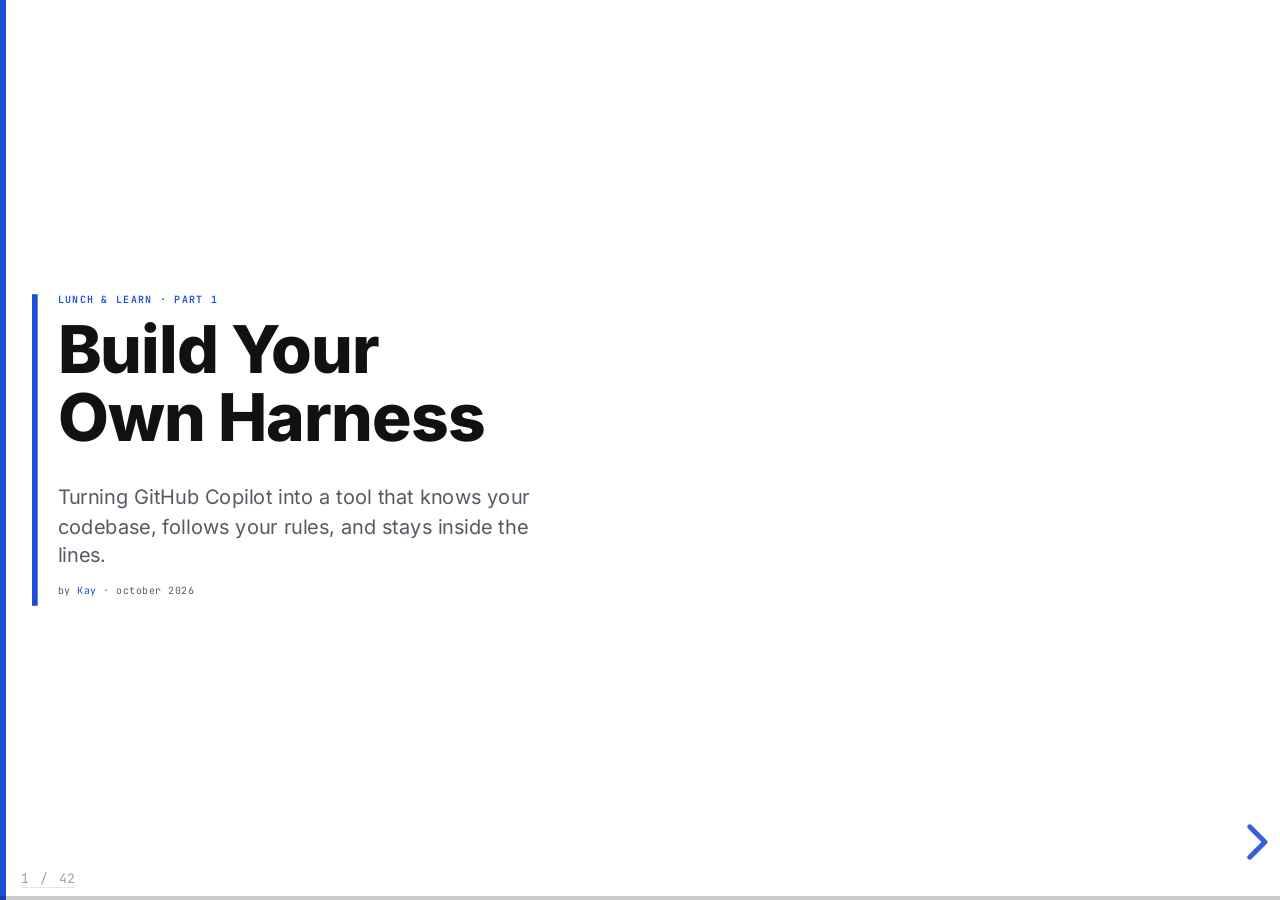
<file: build-your-own-harness/index.html>
<!doctype html>
<html lang="en">
<head>
  <meta charset="utf-8">
  <meta name="viewport" content="width=device-width, initial-scale=1.0">
  <title>Build Your Own Harness</title>
  <meta name="description" content="A hands-on series on building a GitHub Copilot harness for a real codebase.">
  <link rel="stylesheet" href="../vendor/reveal/reset.css">
  <link rel="stylesheet" href="../vendor/reveal/reveal.css">
  <link rel="stylesheet" href="../vendor/reveal/plugin/highlight.css">
  <link rel="stylesheet" href="css/theme.css">
</head>
<body>
<div class="reveal">
  <div class="slides">

    <!-- ================================================================
         TITLE
         ================================================================ -->
    <section>
      <section class="opener" id="title">
        <span class="eyebrow">lunch &amp; learn · part 1</span>
        <h1>Build Your<br>Own Harness</h1>
        <p class="sub">Turning GitHub Copilot into a tool that knows your codebase,
        follows your rules, and stays inside the lines.</p>
        <p class="byline">by <b>Kay</b> · october 2026</p>
        <aside class="notes">
          Say hi. Catch everyone up: in August we looked at what a harness is.
          This series is about building one.
          Navigation reminder for yourself: RIGHT moves between sections, DOWN goes
          deeper inside a section, ESC shows the whole map.
        </aside>
      </section>
    </section>

    <!-- ================================================================
         1 · CATCH UP
         ================================================================ -->
    <section>
      <section id="recap">
        <span class="eyebrow">where we left off</span>
        <h2>The Copilot harness on one page</h2>
        <table style="font-size:0.54em">
          <tr><th>Piece</th><th>Where it lives</th><th>What it does</th></tr>
          <tr><td>Instructions</td><td><code>.github/copilot-instructions.md</code></td><td>Loaded with every request. How this repo works</td></tr>
          <tr><td>Path instructions</td><td><code>.github/instructions/*.instructions.md</code></td><td>Loaded for files that match their <code>applyTo</code> pattern</td></tr>
          <tr><td>AGENTS.md</td><td>Repo root, or any folder</td><td>The same idea in a format most AI coding tools read</td></tr>
          <tr><td>Skills</td><td><code>.github/skills/&lt;name&gt;/SKILL.md</code></td><td>A workflow loaded when the task matches, or run as <code>/name</code></td></tr>
          <tr><td>Prompt files</td><td><code>.github/prompts/*.prompt.md</code></td><td>A saved task run as <code>/name</code>. Being replaced by skills</td></tr>
          <tr><td>Custom agents</td><td><code>.github/agents/*.agent.md</code></td><td>A role with its own instructions and tools</td></tr>
          <tr><td>Hooks</td><td><code>.github/hooks/*.json</code></td><td>Scripts at fixed points in the agent's loop. Can block an action</td></tr>
          <tr><td>MCP servers</td><td><code>.vscode/mcp.json</code></td><td>Connections to outside tools and data</td></tr>
          <tr><td>Memory</td><td>VS Code memory files · GitHub Copilot Memory</td><td>Notes kept between sessions</td></tr>
          <tr><td>Cloud agent, code review</td><td>github.com</td><td>Use the same files, without you at the keyboard</td></tr>
        </table>
        <aside class="notes">
          One-slide refresher of the August deck. Don't teach each row; say that
          everything in this table is a file in the repo, and today we'll write
          several of them. The engine (the model) is rented. This table is ours.
        </aside>
      </section>

      <section id="changes">
        <span class="eyebrow">august → october</span>
        <h2>Seven weeks of changes</h2>
        <table style="font-size:0.74em">
          <tr><th>When</th><th>What changed</th></tr>
          <tr><td>Aug 24</td><td>The Copilot harness became generally available in JetBrains</td></tr>
          <tr><td>Sep 1</td><td>Six models retired, including Claude Opus 4.5 from our August examples</td></tr>
          <tr><td>Sep 2</td><td>Content exclusions now apply in the Copilot app and CLI, but still not in VS Code agent mode</td></tr>
          <tr><td>Sep 9</td><td>Admins can set agent permission rules that users can't loosen</td></tr>
          <tr><td>Sep 22–29</td><td>New models: Claude Opus 5.5 and Sonnet 5.5, GPT-6 Sol, Luna and 6.1 Sol</td></tr>
          <tr><td>Sep 30</td><td>VS Code 1.140: the Copilot harness may now be your default</td></tr>
          <tr><td>Recently</td><td>VS Code deprecated prompt files in favour of skills</td></tr>
        </table>
        <p class="note">More model retirements land on Oct 2 and Oct 19. Sources: research/round3-framing-taxonomy-changes.md §3.</p>
        <aside class="notes">
          The point isn't any single row. It's the pace: two months, and the
          recap table already needed edits. Anything built on AI needs a habit of
          checking and updating, and that includes this deck.
          If asked "which model should I use?": whatever's current in your picker;
          the harness we build today works with all of them.
        </aside>
      </section>

      <section id="how">
        <span class="eyebrow">how these sessions work</span>
        <h2>Build along with me</h2>
        <div class="cols-wide-left">
          <ul>
            <li>Open a project you're working on and repeat each step there</li>
            <li>Ask questions at any point</li>
            <li>Tell me what you want to learn, and I'll plan around it</li>
          </ul>
          <div class="panel blue">
            <h3>Today</h3>
            <p>What's possible, shown end to end on a real repository.</p>
          </div>
        </div>
        <aside class="notes">
          The deck is on GitHub Pages; share the link so people can browse along.
          I'll be switching between the slides and VS Code. Encourage everyone to
          open their own project now, so they're ready when we start building.
        </aside>
      </section>
    </section>

    <!-- ================================================================
         2 · THE CONTRACT
         ================================================================ -->
    <section>
      <section id="contract">
        <span class="eyebrow">the idea underneath</span>
        <h2>Every AI interaction is a contract</h2>
        <blockquote>“The map, a representation of the work to be done, is my prompts and
        skills and context, it's what I give Claude. The territory is where the work
        needs to happen, the codebase, the real world, its actual constraints.
        […] The difference between the map and the territory is what I call
        <em>unknowns</em>.”
        <cite>Thariq Shihipar, Anthropic · “A field guide to Claude Fable 5: Finding your unknowns” · July 2026</cite></blockquote>
        <p class="fragment">Every task you hand over starts with a gap between what you said
        and what's true. The contract is how both sides close it.</p>
        <aside class="notes">
          Thariq Shihipar is a member of Anthropic's technical staff; this is from
          his field guide on the Claude blog. His metaphor is map and territory.
          The prompt is never the whole picture. The question is how much of the
          gap you close before the model starts guessing.
        </aside>
      </section>

      <section id="grid">
        <span class="eyebrow">mapping the unknowns</span>
        <h2>Four kinds of knowing</h2>
        <div class="quad">
          <div></div>
          <div class="axis col">aware of it</div>
          <div class="axis col">not aware of it</div>
          <div class="axis row">known</div>
          <div class="cell">
            <h3>Known knowns</h3>
            <p>“What do I tell the agent that I want?”</p>
          </div>
          <div class="cell">
            <h3>Unknown knowns</h3>
            <p>“What's so obvious I'd never write it down, but would recognize it if I saw it?”</p>
          </div>
          <div class="axis row">unknown</div>
          <div class="cell">
            <h3>Known unknowns</h3>
            <p>“What haven't I figured out yet, but I'm aware that I haven't?”</p>
          </div>
          <div class="cell">
            <h3>Unknown unknowns</h3>
            <p>“What haven't I considered at all?”</p>
          </div>
        </div>
        <p class="note">Questions quoted from the same field guide.</p>
        <aside class="notes">
          Walk each quadrant with an everyday example, not a code one first:
          known knowns, "I want the report by Friday";
          known unknowns, "I don't know which data source finance uses";
          unknown knowns, "of course it should be in our template, everyone knows that";
          unknown unknowns, "nobody realised the source changed format last month".
          Then the same four for a coding task. The grid comes from Rumsfeld's 2002
          briefing; the Johari window (1955) is a cousin. Not needed on the slide.
        </aside>
      </section>

      <section id="both-sides">
        <span class="eyebrow">the other side of the contract</span>
        <h2>The model has the same four</h2>
        <table style="font-size:0.76em">
          <tr><th></th><th>You</th><th>The model</th></tr>
          <tr><td>Known knowns</td><td>What you put in the request</td><td>What it was told, plus what it learned in training</td></tr>
          <tr><td>Known unknowns</td><td>Questions you know are open</td><td>What it knows it has to look up</td></tr>
          <tr><td>Unknown knowns</td><td>Conventions too obvious to mention</td><td>Answers sitting in the repo that it doesn't think to check</td></tr>
          <tr><td>Unknown unknowns</td><td>Risks nobody has considered</td><td>Your team's rules, which it has never seen</td></tr>
        </table>
        <blockquote class="fragment">“When Claude runs into an unknown, it needs to make a decision based on
        its best guess of what I want.”<cite>Thariq Shihipar, Anthropic</cite></blockquote>
        <aside class="notes">
          The grid isn't only about you. The model brings its own knowns and gaps,
          and the dangerous cases are where your unknown knowns meet its unknown
          unknowns: the rule you'd never think to say, which it has no way to know.
          That's where confident wrong answers come from.
        </aside>
      </section>

      <section id="harness-shrinks">
        <span class="eyebrow">what the harness is for</span>
        <h2>A harness shrinks the guesswork</h2>
        <table style="font-size:0.76em">
          <tr><th>Quadrant</th><th>What you can do</th><th>In the harness</th></tr>
          <tr><td>Known knowns</td><td>Write them down once</td><td>Instructions, AGENTS.md</td></tr>
          <tr><td>Known unknowns</td><td>Investigate before acting</td><td><code>/init</code>, a blind-spot pass, plan before code</td></tr>
          <tr><td>Unknown knowns</td><td>Capture them the moment they surface</td><td>Add the fix to the harness whenever it gets something wrong</td></tr>
          <tr><td>Unknown unknowns</td><td>Limit the damage and catch it early</td><td>Hooks, review, verification</td></tr>
        </table>
        <p class="fragment"><strong>The contract between you and the model lives in the harness.</strong>
        Written once, reviewed like code, used by everyone who opens the repo.</p>
        <aside class="notes">
          This is the thesis. Every piece we build today lands in one of these rows.
          "Blind-spot pass" is Thariq's term: ask the model to find your unknown
          unknowns before you start. Example prompt: "I'm about to change X and know
          nothing about this module. Do a blind-spot pass and tell me what I should
          be asking." The goal isn't zero risk. It's fewer pitfalls and faster work.
        </aside>
      </section>

      <section id="board-start">
        <span class="eyebrow">your turn</span>
        <h2>Sort what you know about your project</h2>
        <div class="board" data-key="contract" data-seeds="grid">
          <div class="bq" data-q="kk"><h3>Known knowns</h3><ul></ul><input placeholder="type, then Enter"></div>
          <div class="bq" data-q="uk"><h3>Unknown knowns</h3><ul></ul><input placeholder="type, then Enter"></div>
          <div class="bq" data-q="ku"><h3>Known unknowns</h3><ul></ul><input placeholder="type, then Enter"></div>
          <div class="bq" data-q="uu"><h3>Unknown unknowns</h3><ul></ul><input placeholder="type, then Enter"></div>
          <div class="board-tools" style="grid-column:1/-1"><button class="seed-toggle">examples</button></div>
        </div>
        <aside class="notes">
          Three or four minutes. Ask the room to call out things about the projects
          they opened, and type each into a quadrant. Click an item to remove it.
          If the room is quiet, press "examples" for a starter set (dashed items),
          then ask "which of these is true for your project?".
          Good prompts: "What would you tell a new joiner on day one?" (known knowns),
          "What do you still not understand about this codebase?" (known unknowns),
          "What did you learn the hard way?" (unknown knowns).
          We come back to this board at the end.
        </aside>
      </section>
    </section>

    <!-- ================================================================
         3 · WHAT A HARNESS IS MADE OF
         ================================================================ -->
    <section>
      <section id="three-parts">
        <span class="eyebrow">anatomy</span>
        <h2>A harness has three parts</h2>
        <div class="cols-3">
          <div class="panel">
            <h3>Prompt</h3>
            <p class="small">What it's told: built-in instructions, your instruction files,
            skills, and your message.</p>
          </div>
          <div class="panel">
            <h3>Memory</h3>
            <p class="small">What it carries between sessions: notes it saved, and facts
            it learned about the repo.</p>
          </div>
          <div class="panel">
            <h3>Tools</h3>
            <p class="small">What it can do: read, search, edit, run commands, reach other
            systems. Hooks check each use.</p>
          </div>
        </div>
        <aside class="notes">
          Everything in the recap table belongs to one of these three. Instructions,
          AGENTS.md and skills are prompt. Memory files and Copilot Memory are memory.
          Terminal, file edits, MCP, and the hooks that police them are tools.
        </aside>
      </section>

      <section id="before-prompt">
        <span class="eyebrow">before you type a word</span>
        <h2>Most of what the model reads, you didn't type</h2>
        <div class="cols-wide-right">
          <div>
            <p>Harness engineering is deciding what the model reads <strong>before</strong> your prompt arrives.</p>
            <p class="note">VS Code assembles these sources for every request. The docs list them but don't promise an order.</p>
          </div>
          <div class="stack">
            <div class="layer"><span>Built-in system instructions</span><span class="who">VS Code · GitHub</span></div>
            <div class="layer"><span>Tool definitions</span><span class="who">VS Code · MCP</span></div>
            <div class="layer yours"><span>Instruction files and AGENTS.md</span><span class="who">you</span></div>
            <div class="layer yours"><span>Skill names and descriptions</span><span class="who">you</span></div>
            <div class="layer yours"><span>Memory (first 200 lines of user memory)</span><span class="who">you · the agent</span></div>
            <div class="layer"><span>Open file, selection, errors, git state</span><span class="who">your editor</span></div>
            <div class="layer"><span>Earlier messages in this chat</span><span class="who">history</span></div>
            <div class="layer prompt"><span>Your prompt</span><span class="who">finally</span></div>
          </div>
        </div>
        <aside class="notes">
          This is the most important mental model of the session. By the time the
          model reads your request, it has already read a lot. The blue-bordered
          layers are the ones we control. Everything we build today is about those.
          Source: code.visualstudio.com/docs/agents/concepts/context (research/round3-hooks-context-memory.md Q9).
        </aside>
      </section>

      <section id="see-it">
        <span class="eyebrow">trust, then verify</span>
        <h2>Check what it actually read</h2>
        <table style="font-size:0.8em">
          <tr><th>To see</th><th>Use</th></tr>
          <tr><td>The full request, system prompt included</td><td><strong>Developer: Show Chat Debug View</strong></td></tr>
          <tr><td>Which files shaped an answer</td><td><strong>References</strong>, under the answer</td></tr>
          <tr><td>Which customizations were found</td><td><strong>Chat: Open Customizations</strong></td></tr>
          <tr><td>What it remembers</td><td><strong>Chat: Show Memory Files</strong></td></tr>
          <tr><td>Anything else</td><td><code>/troubleshoot Which customizations were loaded, and did any fail?</code></td></tr>
        </table>
        <aside class="notes">
          Open the Chat Debug View live for a few seconds. People are usually
          surprised how long the system prompt is. Commands are in the Command
          Palette (Ctrl+Shift+P).
        </aside>
      </section>

      <section id="memory">
        <span class="eyebrow">memory</span>
        <h2>Two kinds of memory</h2>
        <table style="font-size:0.74em">
          <tr><th></th><th>VS Code memory files</th><th>GitHub Copilot Memory</th></tr>
          <tr><td>Where</td><td>Your machine: user, repo and session folders</td><td>GitHub's servers, per repo and per user</td></tr>
          <tr><td>Who uses it</td><td>The agent in VS Code</td><td>Cloud agent, code review, CLI, autofix</td></tr>
          <tr><td>How it's checked</td><td>Not at all. Plain notes</td><td>Each repo fact carries citations, checked against the branch</td></tr>
          <tr><td>How long it lasts</td><td>Until deleted</td><td>Deleted after 28 days unused</td></tr>
          <tr><td>Where to look</td><td><strong>Chat: Show Memory Files</strong></td><td>GitHub settings › Copilot › Memory</td></tr>
        </table>
        <aside class="notes">
          Just make people aware it exists and that it's read before their prompt.
          Memory files can go stale or pick up something wrong, and the agent will
          keep acting on it. Managing memory well is a skill of its own.
          Copilot Memory on org plans needs an admin to switch it on.
        </aside>
      </section>
    </section>

    <!-- ================================================================
         4 · START: /init, AND WAIT
         ================================================================ -->
    <section>
      <section id="init">
        <span class="eyebrow">step one</span>
        <h2><code>/init</code> drafts the instructions for you</h2>
        <div class="cols-wide-left">
          <div>
            <p>It explores the repo, finds any existing instruction files, and drafts
            workspace instructions for you to review.</p>
            <table style="font-size:0.66em">
              <tr><th>Where</th><th>How</th></tr>
              <tr><td>VS Code, Local session</td><td><code>/init</code></td></tr>
              <tr><td>VS Code, Copilot session</td><td><strong>Chat: Open Customizations</strong>, then ask in Overview</td></tr>
              <tr><td>Copilot CLI</td><td><code>/init</code> writes <code>.github/copilot-instructions.md</code></td></tr>
              <tr><td>JetBrains</td><td><strong>Generate Agent Instructions</strong> writes <code>AGENTS.md</code></td></tr>
            </table>
          </div>
          <div class="wait fragment">
            <span class="wait-word">Wait.</span>
            <p>Before it reads anything:</p>
            <ul class="small">
              <li>What should it never open?</li>
              <li>What should it never run?</li>
              <li>Does the owner of this repo agree?</li>
            </ul>
          </div>
        </div>
        <aside class="notes">
          Show the slide, switch to VS Code, then stop before running it.
          Turn to the repo owner: "Is there anything in here the AI should never
          access?" Ask everyone to ask themselves the same about their own project.
          Write down whatever paths come up; they become a hook in two minutes.
          Also say: I don't want to commit or push anything by accident on someone
          else's repo. So before /init, we set up guardrails.
          Check the Session Target picker in the chat view: /init is documented for
          Local sessions. Since VS Code 1.140 the default may be the Copilot harness.
        </aside>
      </section>
    </section>

    <!-- ================================================================
         5 · HOOKS FIRST
         ================================================================ -->
    <section>
      <section id="hooks">
        <span class="eyebrow">guardrails first</span>
        <h2>Instructions ask. Hooks enforce.</h2>
        <div class="cols">
          <div class="panel">
            <h3>An instruction</h3>
            <p class="small">“Never run <code>git push</code>.” The model will usually comply.</p>
          </div>
          <div class="panel blue">
            <h3>A hook</h3>
            <p class="small">A script that runs before every tool call and can deny it.
            The model doesn't get a vote.</p>
          </div>
        </div>
        <blockquote>“Adding a rule to an instructions file is not equivalent to enforcing that rule with a hook.”
        <cite>VS Code docs, agent customization</cite></blockquote>
        <p class="note">Hook points in VS Code: SessionStart · UserPromptSubmit · PreToolUse · PostToolUse · PreCompact · SubagentStart · SubagentStop · Stop</p>
        <aside class="notes">
          Hooks are the first thing I set up on any repo I don't own. Their first
          job is safety. We'll see other uses at the end of this section.
          Hooks in VS Code are still in Preview; in the Copilot SDK they're GA.
        </aside>
      </section>

      <section id="hook-push">
        <span class="eyebrow">hook one</span>
        <h2>The agent never pushes</h2>
        <div class="cols">
          <div>
            <div class="prompt">/create-hook Deny the agent from running git push
in any form. Give the model a reason so
it asks me to push instead.</div>
            <div class="filename">.github/hooks/guardrails.json</div>
            <pre><code class="language-json">{
  "version": 1,
  "hooks": {
    "preToolUse": [
      { "type": "command", "cwd": ".github/hooks",
        "command": "node block-git-push.cjs",
        "timeoutSec": 10 }
    ]
  }
}</code></pre>
          </div>
          <div>
            <div class="filename">.github/hooks/block-git-push.cjs</div>
            <pre><code class="language-javascript">let raw = '';
process.stdin.on('data', c =&gt; (raw += c));
process.stdin.on('end', () =&gt; {
  const ev = JSON.parse(raw);
  let args = ev.tool_input ?? ev.toolArgs ?? {};
  if (typeof args === 'string') {
    try { args = JSON.parse(args); } catch {}
  }
  const cmd = String(args.command ?? '');
  if (/\bgit\b[^\n;&amp;|]*\bpush\b/i.test(cmd)) {
    process.stderr.write(
      'Policy: the agent may not run git push. ' +
      'Ask the user to push.');
    process.exit(2);          // 2 = deny
  }
});</code></pre>
          </div>
        </div>
        <aside class="notes">
          Run /create-hook live and talk while it works; good moment for questions.
          Compare what it generates with this reference version. This one works in
          both Local and Copilot sessions: exit code 2 blocks in both, and it reads
          both payload shapes. The full tested version (which also writes the JSON
          decision) is in research/round3-hooks-context-memory.md Q4.
          Needs Node on the machine. Test it once: ask the agent to push, and watch
          it get refused. Note: in the Copilot harness a crashing hook blocks every
          tool call, so test before committing it.
        </aside>
      </section>

      <section id="hook-paths">
        <span class="eyebrow">hook two</span>
        <h2>Some files are off limits</h2>
        <div class="cols">
          <div>
            <h3>Layer 1 · ask</h3>
            <div class="filename">.github/copilot-instructions.md</div>
            <pre><code class="language-markdown">## Boundaries
- Don't open `.env` files, `secrets/`, or key files.
  They hold credentials. Ask me for any value
  you need.</code></pre>
          </div>
          <div>
            <h3>Layer 2 · enforce</h3>
            <div class="filename">.github/hooks/protect-paths.cjs</div>
            <pre><code class="language-javascript">const PROTECTED = [
  /(^|[\/\s"'`=])\.env(\.(?!example\b)[\w.-]+)?(?=$|[\s"'`;|&amp;)\/])/i,
  /(^|[\/\s"'`])secrets\//i,
  /\.(pem|key|pfx)\b/i,
];
// deny any tool call whose arguments
// mention a protected path (exit 2)</code></pre>
          </div>
        </div>
        <p>Add the paths the repo owner named, then ask the agent to open one.</p>
        <aside class="notes">
          Two layers on purpose. The instruction stops the model from trying in the
          first place, which saves noise. The hook catches it when it tries anyway.
          The hook scans every argument of every tool call, so it covers file reads,
          searches and terminal commands that name the path.
          Full script: research/round3-hooks-context-memory.md Q4. It was tested
          against 13 sample tool calls, but not yet inside VS Code; do one dry run.
        </aside>
      </section>

      <section id="hook-limits">
        <span class="eyebrow">know the limits</span>
        <h2>What a hook can't see</h2>
        <ul>
          <li>A command that reaches the file without naming it: a wildcard, a variable, a script</li>
          <li>A workspace search whose results include lines from the file</li>
          <li>Files you open or attach yourself. They never pass through a tool call</li>
          <li>A hook that crashes or times out in a Local session lets the call through</li>
        </ul>
        <p class="fragment">For a hard guarantee, admins can set managed <code>Read(...)</code> deny rules. Hooks are a guardrail, not a wall.</p>
        <aside class="notes">
          Worth being honest with a bank audience. Content exclusions, the admin
          feature for keeping files away from Copilot, still don't apply in VS Code
          agent mode. Managed deny rules apply to Copilot-harness sessions for users
          who receive enterprise managed settings.
        </aside>
      </section>

      <section id="hook-more">
        <span class="eyebrow">beyond safety</span>
        <h2>Hooks do more than block</h2>
        <table style="font-size:0.78em">
          <tr><th>Hook point</th><th>Use it to</th></tr>
          <tr><td>PostToolUse</td><td>Format, lint, type-check or run the affected tests after every edit, and hand the results back to the model</td></tr>
          <tr><td>SessionStart</td><td>Add context at the start: “the onboarding guide is 40 commits out of date”</td></tr>
          <tr><td>Stop</td><td>Refuse to finish until the tests pass</td></tr>
          <tr><td>PreToolUse</td><td>Rewrite a command before it runs, or ask you first</td></tr>
        </table>
        <aside class="notes">
          Not a hook masterclass, just the menu. Example: after any Python edit,
          run mypy and the matching pytest file, and feed failures back so the
          agent fixes them before it says it's done. Stop hooks cost extra turns,
          so guard against loops.
        </aside>
      </section>
    </section>

    <!-- ================================================================
         6 · INSTRUCTIONS
         ================================================================ -->
    <section>
      <section id="review-draft">
        <span class="eyebrow">now run /init</span>
        <h2>Review the draft like a pull request</h2>
        <table style="font-size:0.8em">
          <tr><th>Call</th><th>When</th></tr>
          <tr><td class="good">Keep</td><td>True, specific to this repo, and not something the model would guess</td></tr>
          <tr><td>Fix</td><td>Nearly right: a wrong command, an old folder, a missing caveat</td></tr>
          <tr><td class="bad">Cut</td><td>True of any project: “write clean code”, “follow best practices”</td></tr>
          <tr><td>Ask</td><td>Nobody is sure. Find out before it goes in</td></tr>
        </table>
        <aside class="notes">
          Run /init now that the guardrails exist. Read the draft out loud and let
          the room call keep, fix, cut or ask. Every "fix" is an unknown known
          surfacing: something the team knows that the code doesn't say.
        </aside>
      </section>

      <section id="sections">
        <span class="eyebrow">structure</span>
        <h2>Sections worth having</h2>
        <div class="cols-wide-right">
          <div>
            <ul class="small">
              <li><strong>Architecture</strong>: how the pieces fit, in a few lines</li>
              <li><strong>Commands</strong>: build, test, lint, format, exactly</li>
              <li><strong>Technology</strong>: what we use, and what we avoid</li>
              <li><strong>Conventions</strong>: code, naming, Git</li>
              <li><strong>Boundaries</strong>: what not to touch, and why</li>
              <li><strong>Definition of done</strong>: what to run before saying “finished”</li>
            </ul>
            <p class="note">The first five headings follow the VS Code customization guide.</p>
          </div>
          <div>
            <div class="filename">.github/copilot-instructions.md</div>
            <pre><code class="language-markdown"># &lt;Repo&gt;: &lt;what it does, in one line&gt;

## Architecture
## Commands
## Technology
## Conventions
### Git
## Boundaries
## Definition of done</code></pre>
          </div>
        </div>
        <aside class="notes">
          "Document decisions the agent cannot reliably infer from the code alone.
          Avoid generic advice." That's VS Code's own guidance. GitHub's generator
          aims for no more than two pages. Short beats complete: every line is
          read on every request.
        </aside>
      </section>

      <section id="git-conventions">
        <span class="eyebrow">turn history into rules</span>
        <h2>Let the Git history teach it the conventions</h2>
        <div class="prompt">Read the last 200 commits with git log. Describe our conventions
for branch names, commit messages and PR titles, with three real
examples of each. Then draft a "Git" section for
.github/copilot-instructions.md. Mark anything you're unsure of.</div>
        <p>You don't have to know a team's conventions to write them down. The history already does.</p>
        <aside class="notes">
          Tribal knowledge that leaves a trail. The AI drafts it, the team corrects
          it, and it goes in the file. The same trick works for code style: "look at
          the last 20 merged PRs and describe what reviewers keep asking for".
        </aside>
      </section>

      <section id="write-rules">
        <span class="eyebrow">writing rules</span>
        <h2>Write what it can't infer</h2>
        <table style="font-size:0.68em">
          <tr><th>Instead of</th><th>Write</th></tr>
          <tr><td class="bad">Follow best practices for errors.</td><td>Return <code>Result</code> from service methods. Don't throw across service boundaries.</td></tr>
          <tr><td class="bad">Run the tests.</td><td>Run <code>./gradlew test</code>. Integration tests need a database, so skip them and say so.</td></tr>
          <tr><td class="bad">Don't touch generated code.</td><td>Files in <code>src/generated/</code> come from <code>api/*.yaml</code>. Edit the YAML and run <code>make codegen</code>.</td></tr>
          <tr><td class="bad">NEVER use System.out!!!</td><td>Log through <code>AuditLogger</code>, because audit logs feed compliance reports.</td></tr>
        </table>
        <blockquote style="font-size:0.62em">“Include the reasoning behind rules.” · “Focus on non-obvious rules.”
        <cite>VS Code docs, custom instructions</cite></blockquote>
        <aside class="notes">
          Specific, checkable, with a reason, and with the alternative. The reason
          lets it handle the case you didn't list. Shouting doesn't help: newer
          models take emphatic language too literally (Anthropic's prompting docs
          now advise plain wording). Examples are made up for a generic repo.
        </aside>
      </section>

      <section id="lifespan">
        <span class="eyebrow">a rule I use everywhere</span>
        <h2>Build for how long it will live</h2>
        <div class="filename">instructions</div>
        <pre><code class="language-markdown">## How to approach a change
- First decide whether this is a one-off (a script, an investigation,
  a migration) or something that will live in the codebase.
- If it will live on, build it properly: follow the existing
  structure, add tests, and leave no workaround for someone else
  to clean up.
- If you can't tell which it is, ask.</code></pre>
        <p>Left alone, an agent optimises for finishing the task in front of it.</p>
        <aside class="notes">
          Personal recommendation, from experience: AI wants to get to "done" as
          fast as possible, which produces patchwork that someone has to rework
          into proper practice later. This rule makes it stop and classify the work
          first. It can go in the team file or in your personal one.
        </aside>
      </section>

      <section id="which-file">
        <span class="eyebrow">two files, two audiences</span>
        <h2><code>copilot-instructions.md</code> or <code>AGENTS.md</code>?</h2>
        <table style="font-size:0.74em">
          <tr><th></th><th><code>.github/copilot-instructions.md</code></th><th><code>AGENTS.md</code></th></tr>
          <tr><td>Who reads it</td><td>Copilot: chat, cloud agent, code review, CLI</td><td>Copilot and most other AI coding tools</td></tr>
          <tr><td>GitHub's rule of thumb</td><td>“Copilot, always know this for this repository”</td><td>“Any agent, always know this”</td></tr>
          <tr><td>Per folder</td><td>No. Use <code>*.instructions.md</code> with <code>applyTo</code></td><td>Yes. The nearest file takes precedence</td></tr>
        </table>
        <p>When both exist, both are loaded. Keep them from contradicting each other.</p>
        <aside class="notes">
          AGENTS.md is an open, cross-tool format (stewarded under the Linux
          Foundation), not Copilot's version of CLAUDE.md. Copilot also reads
          CLAUDE.md. A practical split: project facts any tool needs go in AGENTS.md;
          Copilot-specific behaviour goes in copilot-instructions.md.
          VS Code: "Applicable instruction sources are additive. Do not depend on a
          file order or precedence rule to resolve conflicts."
        </aside>
      </section>

      <section id="fix-loop">
        <span class="eyebrow">the habit that matters most</span>
        <h2>When it gets something wrong, fix the harness</h2>
        <ol class="steps">
          <li>Notice the mistake</li>
          <li>Correct the output</li>
          <li>Ask why it happened: what didn't it know?</li>
          <li>Add one line to the harness, so no session repeats it</li>
        </ol>
        <p class="fragment">Fixing the output helps you once. Fixing the harness helps everyone, every time after.</p>
        <aside class="notes">
          This is how unknown knowns get captured. If you know the fix, write the
          fix. If you only know it's wrong, write what to avoid and why. You can ask
          the agent itself: "Add a line to copilot-instructions.md so this doesn't
          happen again", then review the line.
        </aside>
      </section>

      <section id="personal">
        <span class="eyebrow">your style, the team's rules</span>
        <h2>Your instructions and the team's</h2>
        <table style="font-size:0.7em">
          <tr><th></th><th>Personal</th><th>Team</th></tr>
          <tr><td>Where</td><td><code>~/.copilot/copilot-instructions.md</code><br><code>~/.copilot/instructions/*.instructions.md</code></td><td><code>.github/copilot-instructions.md</code>, <code>AGENTS.md</code></td></tr>
          <tr><td>Holds</td><td>How you like to work, on every repo</td><td>How this repo works</td></tr>
          <tr><td>Owned by</td><td>You</td><td>The repo owner or team lead, through PRs</td></tr>
        </table>
        <div class="filename">last line of your personal file</div>
        <pre><code class="language-markdown">- If these conflict with the repository's instructions, follow the repository's.</code></pre>
        <aside class="notes">
          Show one of your own personal principle files here. Ask Copilot to compare
          it against the team file and keep only what the team file doesn't cover.
          Why the last line: VS Code loads all instruction files together and says
          there is no precedence order. So you write the precedence in yourself.
          The ~/.copilot paths are for Copilot-harness sessions; Local sessions keep
          user instructions in the profile (Configure Instructions › New › User).
          A git-ignored file inside the repo isn't documented to load; the user
          folder is the safer place.
        </aside>
      </section>
    </section>

    <!-- ================================================================
         7 · A REAL TASK: ONBOARDING
         ================================================================ -->
    <section>
      <section id="onboarding">
        <span class="eyebrow">a real task</span>
        <h2>Write the onboarding guide this repo never had</h2>
        <div class="prompt">Write ONBOARDING.md for a developer joining this team: what the repo
does, prerequisites, setup, how to build, run and test, a map of the
folders, and three good first issues. Cite the files you used, and
mark anything you inferred rather than read.</div>
        <aside class="notes">
          Run it live in Agent mode. While it works, point out the approvals as
          they come up, and the hooks firing if it tries something protected.
        </aside>
      </section>

      <section id="read-working">
        <span class="eyebrow">reading the work</span>
        <h2>Check the working, not just the answer</h2>
        <div class="cols-3" style="grid-template-columns:repeat(4,1fr)">
          <div class="panel"><h3>Explore</h3><p class="small">Which files did it read? Did it miss the obvious one?</p></div>
          <div class="panel"><h3>Plan</h3><p class="small">Would you have done it in this order?</p></div>
          <div class="panel"><h3>Implement</h3><p class="small">Did it stay in scope?</p></div>
          <div class="panel"><h3>Verify</h3><p class="small">Did it run anything, or only say it did?</p></div>
        </div>
        <p>A right answer reached the wrong way will be wrong next time.</p>
        <aside class="notes">
          The maths-homework point: marks for the working, not only the final
          number. Read what the agent did, not only its summary. This is the loop
          I use for every task: explore, plan, implement, verify.
        </aside>
      </section>

      <section id="prompt-skill-agent">
        <span class="eyebrow">keeping it current</span>
        <h2>Prompt file, skill, or custom agent?</h2>
        <table style="font-size:0.68em">
          <tr><th></th><th>Prompt file</th><th>Skill</th><th>Custom agent</th></tr>
          <tr><td>VS Code's summary</td><td>“Run a saved task on demand”</td><td>“Teach the agent a workflow with supporting resources”</td><td>“Use a specialized role and tool configuration”</td></tr>
          <tr><td>Starts when</td><td>You type <code>/name</code></td><td>The task matches, or you type <code>/name</code></td><td>You pick it, or another agent delegates</td></tr>
          <tr><td>Can bring</td><td>One prompt</td><td>Instructions, scripts, templates</td><td>Its own tools and model</td></tr>
          <tr><td>Status</td><td>Deprecated in VS Code; Local sessions only</td><td>Works everywhere</td><td>Works everywhere</td></tr>
        </table>
        <aside class="notes">
          The guide will go stale as the code changes. What should keep it current?
          Ask the room which they'd pick. A prompt file fits the job, but VS Code is
          retiring them, and a skill does the same thing and is also invoked as
          /name. So this example uses a skill.
        </aside>
      </section>

      <section id="skill">
        <span class="eyebrow">the skill</span>
        <h2><code>/update-onboarding-doc</code></h2>
        <div class="filename">.github/skills/update-onboarding-doc/SKILL.md</div>
        <pre><code class="language-markdown">---
name: update-onboarding-doc
description: Updates ONBOARDING.md to match recent repository changes. Use when
  asked to refresh the onboarding guide, or after new setup steps, renamed
  commands, or new environment variables.
---
1. List recent changes: `git log --since="14 days ago" --name-status --no-merges`.
   Focus on build files, setup scripts, CI workflows and top-level docs.
2. Read ONBOARDING.md.
3. Update only what a new joiner would hit: new prerequisites, renamed
   commands, new variables, removed steps. Keep the headings and tone.
4. Edit only ONBOARDING.md.
5. Reply with one line per edit and the commit that caused it.</code></pre>
        <aside class="notes">
          The name must match the folder name, lowercase with hyphens, or the skill
          silently fails to load. The description decides when Copilot picks it up
          on its own, so write it like a search query. You can also generate one:
          /create-skill and describe it.
        </aside>
      </section>

      <section id="stale-hook">
        <span class="eyebrow">nobody remembers to run it</span>
        <h2>Let a hook notice when it's stale</h2>
        <div class="cols-wide-left">
          <div>
            <div class="filename">.github/hooks/onboarding-staleness.cjs</div>
            <pre><code class="language-javascript">const { execSync } = require('node:child_process');
const git = cmd =&gt; {
  try { return execSync(`git ${cmd}`, { encoding: 'utf8',
          stdio: ['ignore', 'pipe', 'ignore'] }).trim(); }
  catch { return ''; }
};
const last = git('log -1 --format=%H -- ONBOARDING.md');
const behind = last
  ? Number(git(`rev-list --count ${last}..HEAD`)) : 0;
if (behind &gt; 30) {
  const note = `ONBOARDING.md is ${behind} commits behind. ` +
               'Suggest running /update-onboarding-doc.';
  process.stdout.write(JSON.stringify({
    additionalContext: note,
    hookSpecificOutput: { hookEventName: 'SessionStart',
                          additionalContext: note } }));
}</code></pre>
          </div>
          <div>
            <p>Registered under <code>sessionStart</code>, it runs once at the start of each session.</p>
            <p>When the guide falls behind, the agent starts the session knowing it.</p>
          </div>
        </div>
        <aside class="notes">
          SessionStart can add context in both Local and Copilot sessions. The script
          was tested on a repo 31 commits behind, an empty repo and a non-repo folder;
          it stays silent on any git error. Register it in guardrails.json next to the
          others: "sessionStart": [{ "type": "command", "cwd": ".github/hooks",
          "command": "node onboarding-staleness.cjs" }].
        </aside>
      </section>

      <section id="cloud">
        <span class="eyebrow">or take yourself out of the loop</span>
        <h2>Let GitHub keep it current</h2>
        <div class="cols">
          <div class="panel">
            <h3>Copilot cloud agent automation</h3>
            <ul class="small">
              <li>Runs weekly, or when a PR opens</li>
              <li>Uses the repo's skills, so it can run the same steps</li>
              <li>Opens a pull request for a human to merge</li>
              <li>Lives in your account, not in Git. Repo admins can't see it</li>
            </ul>
          </div>
          <div class="panel">
            <h3>Agentic Workflow <span class="chip grey">preview</span></h3>
            <pre style="font-size:0.42em"><code class="language-yaml">on: weekly on monday
permissions:
  contents: read
  copilot-requests: write
safe-outputs:
  create-pull-request:
    allowed-files: [ONBOARDING.md]</code></pre>
            <p class="small">A file in the repo. Can only change the files you list, and opens a draft PR.</p>
          </div>
        </div>
        <aside class="notes">
          Either way the change arrives as a pull request: the machine proposes, a
          person decides. Automations need a private or internal repo, and PRs are
          attributed to whoever created the automation. Agentic Workflows are in
          public preview; the snippet is trimmed, and the full version is in
          research/round3-customizations-and-automation.md §6b (run gh aw compile
          before using it).
        </aside>
      </section>
    </section>

    <!-- ================================================================
         8 · MANY NARROW AGENTS
         ================================================================ -->
    <section>
      <section id="narrow">
        <span class="eyebrow">while that runs</span>
        <h2>Narrow agents beat broad ones</h2>
        <div class="cols ba">
          <div class="panel before">
            <span class="ba-label">broad</span>
            <p>“Find the problems in this codebase.”</p>
            <p class="small">Different every run. Mostly style comments.</p>
          </div>
          <div class="panel after">
            <span class="ba-label">narrow</span>
            <p>“Find tests that can never fail: no assertions, skipped, or mocking the thing under test.”</p>
            <p class="small">Repeatable. Each finding is checkable.</p>
          </div>
        </div>
        <p>The more precisely you specify the job, the more consistent the result.</p>
        <aside class="notes">
          Bring it back to the room while the onboarding task runs: let's find the
          issues in this repo. One agent asked for everything gives you a different
          list every time. Several agents with one job each give you something you
          can act on.
        </aside>
      </section>

      <section id="auditors">
        <span class="eyebrow">one job each</span>
        <h2>Seven auditors</h2>
        <table style="font-size:0.68em">
          <tr><th>Auditor</th><th>Looks for</th></tr>
          <tr><td>Code quality</td><td>Duplication, long functions, dead code, TODO and FIXME comments</td></tr>
          <tr><td>Design</td><td>God classes, cyclic dependencies, layers calling past each other</td></tr>
          <tr><td>Tests</td><td>Untested critical paths, skipped tests, tests with no assertions</td></tr>
          <tr><td>Documentation</td><td>Setup steps that no longer work, undocumented APIs, comments that contradict the code</td></tr>
          <tr><td>Build and dependencies</td><td>Unpinned or end-of-life packages, unused dependencies, fragile build steps</td></tr>
          <tr><td>Security</td><td>Hardcoded secrets, injection-prone string building, missing authorisation checks</td></tr>
          <tr><td>Error handling</td><td>Swallowed exceptions, unchecked nulls, leaked connections and files</td></tr>
        </table>
        <p class="note">Categories adapted from the technical debt taxonomy of Alves et al. (2014, 2016), plus security.</p>
        <aside class="notes">
          Every auditor is read-only, writes findings to its own file with
          file:line evidence, and lists anything outside its lane under "Handoffs"
          instead of chasing it. The full list of what each must not do is in
          research/round3-framing-taxonomy-changes.md §2.2.
          Ask the room which categories matter most for their code.
        </aside>
      </section>

      <section id="auditor-file">
        <span class="eyebrow">one auditor, as a file</span>
        <h2>A custom agent with one job</h2>
        <div class="cols-wide-left">
          <div>
            <div class="filename">.github/agents/test-auditor.agent.md</div>
            <pre><code class="language-markdown">---
name: Test Auditor
description: Finds weak or missing tests. Reports only.
tools: ['read', 'search', 'edit']
---
Audit the tests in the requested scope. Report:
- critical paths with no tests
- skipped or disabled tests
- tests with no assertions
- tests that call real external services

Write findings only to docs/audit/tests.md, one per line:
file:line · severity · evidence · why it matters.
Do not edit any other file. Do not fix anything.
Note problems outside testing under "Handoffs".</code></pre>
          </div>
          <div>
            <p class="small">The tool list can't limit edits to one file. Back the instruction with a setting:</p>
            <div class="filename">settings.json</div>
            <pre style="font-size:0.42em"><code class="language-json">"chat.tools.edits.autoApprove": {
  "**/*": false,
  "docs/audit/**": true
}</code></pre>
            <p class="note">Edits elsewhere now stop and ask.</p>
          </div>
        </div>
        <aside class="notes">
          Same layering as the hooks: the instruction asks, the setting makes any
          other edit ask for approval. A fully read-only version drops 'edit' and
          reports in chat instead. Generate the other six by asking Copilot to copy
          this file for each category in the table.
        </aside>
      </section>

      <section id="parallel">
        <span class="eyebrow">side by side</span>
        <h2>Run them in parallel</h2>
        <ol class="steps">
          <li>Start each auditor in its own session. <span class="kbd">Alt</span>+<span class="kbd">Enter</span> sends it to the background</li>
          <li>Watch them in the sessions list</li>
          <li>Give each its own output file. Sessions in one folder edit the same files</li>
          <li>Merge the reports yourself, or ask one more agent to</li>
        </ol>
        <p class="note">Worktree sessions always run with every action approved. Use a folder session if you want the approval prompts.</p>
        <aside class="notes">
          Start two or three live and come back to them at the end. Why separate
          files: VS Code's docs say two sessions in the same folder "affect the same
          files", and nothing coordinates their writes.
        </aside>
      </section>

      <section id="pattern">
        <span class="eyebrow">the same idea, further</span>
        <h2>From spec to verified change</h2>
        <table style="font-size:0.78em">
          <tr><th>Stage</th><th>A harness piece that helps</th></tr>
          <tr><td>Spec</td><td>A skill that writes specs in your team's format</td></tr>
          <tr><td>Plan</td><td>The Plan agent, or a custom agent with read-only tools</td></tr>
          <tr><td>Implement</td><td>Instructions with your implementation rules, worked in phases</td></tr>
          <tr><td>Verify</td><td>Written acceptance criteria, a reviewer agent with fresh context, a Stop hook that runs the tests</td></tr>
        </table>
        <aside class="notes">
          This is the menu, not a plan. Every row is something the team could build.
          Ask which one they'd want first. (Their answers feed the next slide.)
        </aside>
      </section>
    </section>

    <!-- ================================================================
         9 · CLOSE
         ================================================================ -->
    <section>
      <section id="board-end">
        <span class="eyebrow">back to the board</span>
        <h2>What do we know now?</h2>
        <div class="board" data-key="contract" data-seeds="grid">
          <div class="bq" data-q="kk"><h3>Known knowns</h3><ul></ul><input placeholder="type, then Enter"></div>
          <div class="bq" data-q="uk"><h3>Unknown knowns</h3><ul></ul><input placeholder="type, then Enter"></div>
          <div class="bq" data-q="ku"><h3>Known unknowns</h3><ul></ul><input placeholder="type, then Enter"></div>
          <div class="bq" data-q="uu"><h3>Unknown unknowns</h3><ul></ul><input placeholder="type, then Enter"></div>
          <div class="board-tools" style="grid-column:1/-1"><button class="seed-toggle">examples</button></div>
        </div>
        <aside class="notes">
          Same board as the start. Which items are now written into the harness?
          Which moved quadrant during the session? Screenshot it.
        </aside>
      </section>

      <section id="requests">
        <span class="eyebrow">your turn</span>
        <h2>What should we dig into?</h2>
        <div class="board one" data-key="requests">
          <div class="bq" data-q="all"><ul></ul><input placeholder="a topic, a question, a problem you want solved · Enter"></div>
        </div>
        <aside class="notes">
          Collect topics, questions and blockers. This list decides what comes next.
          Also ask: "What would stop you using this tomorrow?"
        </aside>
      </section>
    </section>

    <!-- ================================================================
         APPENDIX
         ================================================================ -->
    <section>
      <section id="sources">
        <span class="eyebrow">appendix · sources</span>
        <h2>Where the claims come from</h2>
        <ul class="small">
          <li>Knowns and unknowns: Thariq Shihipar, “A field guide to Claude Fable 5: Finding your unknowns”, claude.com, July 2026 · research/round3-framing-taxonomy-changes.md §1</li>
          <li>Changes since August, auditor categories: research/round3-framing-taxonomy-changes.md §2–3</li>
          <li>Hooks, context assembly, memory: research/round3-hooks-context-memory.md</li>
          <li>Skills, prompt files, agents, parallel sessions, automations, instructions: research/round3-customizations-and-automation.md</li>
          <li>Session targets, <code>/init</code>, approval settings: research/round2-vscode-copilot-setup.md</li>
        </ul>
        <p class="note">Copilot changes monthly. Every setting here was checked against the live docs on the date in the deck log.</p>
      </section>

      <section id="deck-log">
        <span class="eyebrow">appendix · deck log</span>
        <h2>Deck log</h2>
        <table>
          <tr><th>Date</th><th>Change</th></tr>
          <tr><td>1 Oct 2026</td><td>Part 1. Facts checked against VS Code 1.140 docs and the GitHub changelog.</td></tr>
        </table>
      </section>
    </section>

  </div>
</div>

<script src="../vendor/reveal/reveal.js"></script>
<script src="../vendor/reveal/plugin/notes.js"></script>
<script src="../vendor/reveal/plugin/highlight.js"></script>
<script>
  Reveal.initialize({
    width: 1280,
    height: 720,
    margin: 0.05,
    hash: true,
    controls: true,
    progress: true,
    slideNumber: 'c/t',
    transition: 'fade',
    transitionSpeed: 'fast',
    backgroundTransition: 'none',
    pdfSeparateFragments: false,
    plugins: [ RevealNotes, RevealHighlight ]
  });

  /* ---- interactive widgets; state lives in this browser only ---- */
  const memory = {};
  const load = (k, d) => {
    if (k in memory) return memory[k];
    try { const v = localStorage.getItem('byoh:' + k); return v ? JSON.parse(v) : d; } catch (e) { return d; }
  };
  const save = (k, v) => {
    memory[k] = v;
    try { localStorage.setItem('byoh:' + k, JSON.stringify(v)); } catch (e) {}
  };

  // Starter examples for a quiet room, shown dashed
  const SEEDS = {
    grid: {
      kk: ['How to run the tests', 'Which branch to work from', 'What the service is for'],
      ku: ['What the legacy module does', 'Why the build is slow', 'Which config production uses'],
      uk: ['That test is flaky, just rerun it', 'We stopped using that library', 'Ask the DBA before schema changes', 'Commit messages start with the ticket ID'],
      uu: ['A dependency changed behaviour in a minor release', 'A cleanup command deleted more than expected', 'A token sitting in an environment variable']
    }
  };

  function renderBoards() {
    document.querySelectorAll('.board').forEach(board => {
      const seedsOn = board.dataset.seeds && load(board.dataset.key + ':seeds', false);
      board.querySelectorAll('.bq').forEach(q => {
        const key = board.dataset.key + ':' + q.dataset.q;
        const ul = q.querySelector('ul');
        ul.innerHTML = '';
        load(key, []).forEach((text, i) => {
          const li = document.createElement('li');
          li.textContent = text;
          li.title = 'click to remove';
          li.onclick = () => { const items = load(key, []); items.splice(i, 1); save(key, items); renderBoards(); };
          ul.appendChild(li);
        });
        if (seedsOn) {
          (SEEDS[board.dataset.seeds][q.dataset.q] || []).forEach(text => {
            const li = document.createElement('li');
            li.textContent = text;
            li.className = 'seed';
            li.title = 'example · click to add it to the board';
            li.onclick = () => { save(key, load(key, []).concat(text)); renderBoards(); };
            ul.appendChild(li);
          });
        }
      });
      const toggle = board.querySelector('.seed-toggle');
      if (toggle) toggle.textContent = seedsOn ? 'hide examples' : 'examples';
    });
  }
  document.querySelectorAll('.board .bq input').forEach(input => {
    input.addEventListener('keydown', e => {
      if (e.key !== 'Enter' || !input.value.trim()) return;
      const key = input.closest('.board').dataset.key + ':' + input.closest('.bq').dataset.q;
      save(key, load(key, []).concat(input.value.trim()));
      input.value = '';
      renderBoards();
    });
  });
  document.querySelectorAll('.board .seed-toggle').forEach(btn => {
    btn.addEventListener('click', () => {
      const k = btn.closest('.board').dataset.key + ':seeds';
      save(k, !load(k, false));
      renderBoards();
    });
  });

  renderBoards();
  Reveal.on('slidechanged', renderBoards);
</script>
</body>
</html>
</file>
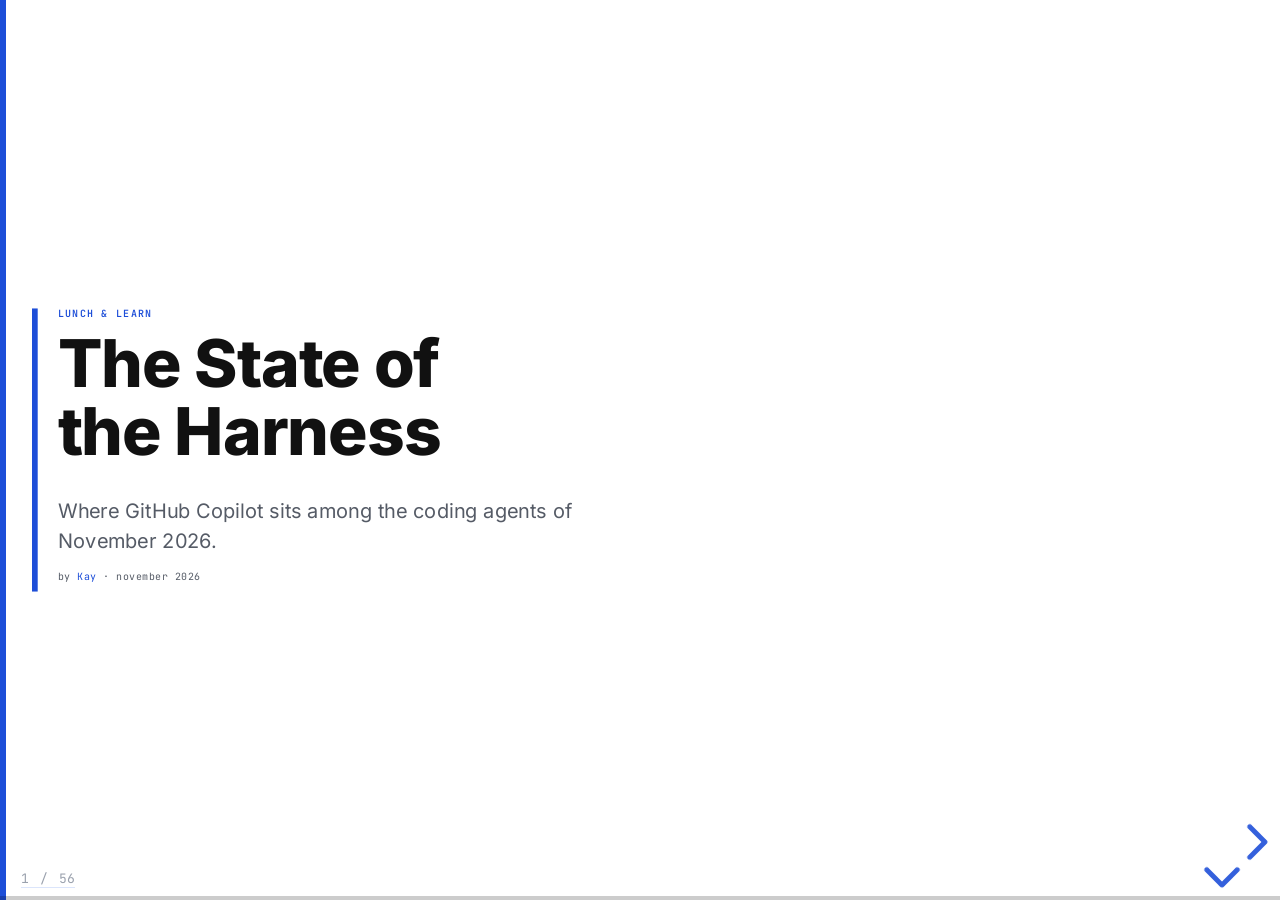
<file: state-of-harnesses/index.html>
<!doctype html>
<html lang="en">
<head>
  <meta charset="utf-8">
  <meta name="viewport" content="width=device-width, initial-scale=1.0">
  <title>The State of the Harness</title>
  <meta name="description" content="Where GitHub Copilot sits among the coding agents of November 2026: what they share, where they disagree, and where they are going.">
  <link rel="stylesheet" href="../vendor/reveal/reset.css">
  <link rel="stylesheet" href="../vendor/reveal/reveal.css">
  <link rel="stylesheet" href="../vendor/reveal/plugin/highlight.css">
  <link rel="stylesheet" href="css/theme.css">
</head>
<body>
<div class="reveal">
  <div class="slides">
<!-- TITLE, AGENDA AND SECTION 1 (ids: title, agenda, loop-open, copilot-where, loop-same, loop-around, loop-matters) -->

    <section>
      <section class="opener" id="title">
        <span class="eyebrow">lunch &amp; learn</span>
        <h1>The State of<br>the Harness</h1>
        <p class="sub">Where GitHub Copilot sits among the coding agents of November 2026.</p>
        <p class="byline">by <b>Kay</b> · november 2026</p>
        <aside class="notes">
          <p>Say hi. This is the third talk in the series, but you don't need the first two.
          Today we look at the whole field of AI coding agents. You hear about Claude Code, Cursor
          or Codex in the news every week, and there are dozens more. Copilot is still our tool,
          and nobody needs to install anything.</p>
          <p>I'll use Copilot as the reference point all the way through. When you read about
          another tool afterwards, you should be able to say how it differs from what we use.</p>
          <p>Everything here carries a date, because this field changes every month. The research
          stops on 4 November 2026.</p>
          <p><b>If asked:</b> RIGHT moves between sections, DOWN goes deeper inside a section, ESC
          shows the whole map. Each slide's notes have a spoken part of about 75 seconds, then
          backup detail for questions, then the research files behind the claims. The earlier talks
          were Engines &amp; Harnesses (August) and Build Your Own Harness (October), where we wrote
          Copilot instructions, hooks, skills and agents for a real repo.</p>
          <p><b>Sources:</b> research/round5-synthesis.md (fetched 2026-11-04).</p>
        </aside>
      </section>

      <section id="agenda">
        <span class="eyebrow">the plan</span>
        <h2>Each part of the talk answers one question, starting from Copilot</h2>
        <ol class="agenda">
          <li><b>What is a harness?</b> The loop inside Copilot and every other agent</li>
          <li><b>Who else builds one?</b> Labs, platforms, start-ups and open source</li>
          <li><b>What do they all share?</b> The same basic tools and file formats</li>
          <li><b>Where do they disagree?</b> Six design questions, the camps builders fall into, and where Copilot sits</li>
          <li><b>What does each maker believe?</b> From each maker's own documentation</li>
          <li><b>Where is it heading?</b> What the whole field shipped in 2026, and a warning from legacy code</li>
          <li><b>What should we do?</b> Questions for our platform team, and habits that work today</li>
        </ol>
        <aside class="notes">
          <p>We start with what a harness is, using Copilot as the example. Then we meet the other
          builders and look at what they all have in common.</p>
          <p>The longest part is about disagreements. The builders make opposite choices on basic
          questions, such as how an agent should search your code, or what should stop it running a
          dangerous command. For each one I'll show the camps builders fall into, who is in each and why, and where
          Copilot sits.</p>
          <p>After that, what each maker says it believes, where things are going, and what is worth
          doing on Monday. It runs about 38 minutes, with time for questions.</p>
          <p><b>Sources:</b> structure of this deck; research/round5-synthesis.md §3 to §6.</p>
        </aside>
      </section>
    </section>

    <!-- ================================================================
         1 · WHAT A HARNESS IS
         ================================================================ -->
    <section>
      <section class="opener" id="loop-open">
        <span class="secnum">01</span>
        <h1>What a harness is</h1>
        <p class="sub">An agent is a model plus a harness. The model decides what to do next,
        and the harness does the work.</p>
        <aside class="notes">
          <p>About five minutes: where Copilot's agent runs, the loop every agent shares, the parts
          built around that loop, and whether those parts change the results.</p>
        </aside>
      </section>

      <section id="copilot-where">
        <span class="eyebrow">01 · what a harness is</span>
        <h2>Copilot's agent works in four places, all running on one engine</h2>
        <p class="small">Autocomplete suggests the next line. <strong>Agent mode</strong> takes a
        whole task, then reads files, edits them and runs commands until the task is done.</p>
        <div class="cols-4">
          <div class="panel"><h3>Editor</h3><p class="small">Agent mode in the chat panel of VS Code or a JetBrains IDE</p></div>
          <div class="panel"><h3>Terminal</h3><p class="small">The Copilot CLI, the same agent at a command prompt</p></div>
          <div class="panel"><h3>Desktop app</h3><p class="small">The Copilot app, for running and tracking several tasks at once</p></div>
          <div class="panel"><h3>Cloud</h3><p class="small">The cloud agent: give it an issue, it works on GitHub's machines and opens a pull request</p></div>
        </div>
        <p class="small">Since October all four use one engine, the <strong>Copilot harness</strong>.
        VS Code also keeps an older engine, the Local harness, for now.</p>
        <p class="src">GitHub changelog, Jun to Oct 2026 · Microsoft blog, 28 Oct 2026 · VS Code 1.143 notes and harness docs, Oct 2026</p>
        <aside class="notes">
          <p>Most of us know Copilot as autocomplete: grey text that suggests the next line. This
          talk is about agent mode, which is different. You give it a whole task, such as "fix the
          failing test", and it reads files, edits them and runs commands by itself until the task
          is done.</p>
          <p>Copilot's agent shows up in four places. In the editor, it's agent mode in the chat
          panel, in VS Code or IntelliJ. In the terminal, it's the Copilot CLI. There is a desktop
          app for running several tasks at once. And there is a cloud agent: you assign it an
          issue on GitHub, it works on GitHub's machines, and you get a pull request back.</p>
          <p>Until this year those were separate pieces of code. In October Microsoft finished
          merging them into one engine, called the Copilot harness, so Copilot should now behave
          the same in each place. Microsoft's full name for it is the Microsoft Copilot harness.
          That is the coding engine, not the Microsoft 365 Copilot assistant in Office. VS Code
          still offers the older engine, called the Local harness, as a fallback. Local is just its
          name; both engines run on your laptop. In this talk, engine and harness mean the same
          thing.</p>
          <p>Which of these four our bank allows is our platform team's decision, and we come back
          to that at the end.</p>
          <p><b>If asked:</b> VS Code made the Copilot harness the default for new sessions in
          version 1.143, around October 21; the docs call Local a "legacy editor harness option".
          Copilot in JetBrains IDEs has run on the Copilot harness since August. Microsoft's reason
          for one engine: "Improve the harness, and every surface it touches benefits." The Copilot
          app became generally available on June 17; connected cloud sessions on October 28. OpenAI
          (one Codex core behind its CLI, IDE extension, app and SDK) and AWS (one Kiro harness
          behind its IDE, CLI, web and iOS apps) made the same move. VS Code can also host
          Anthropic's and OpenAI's own harnesses in preview; the admin setting that turns off Local
          blocks those too.</p>
          <p><b>Sources:</b> research/round5-copilot-architecture.md short version, §1.1, §1.2, §2.3,
          §9 and verification item 4; round5-openai-codex.md §1; round5-google-amazon-jetbrains.md
          §2.2.</p>
        </aside>
      </section>

      <section id="loop-same">
        <span class="eyebrow">01 · what a harness is</span>
        <h2>Inside, Copilot runs the same simple loop as every other coding agent</h2>
        <div class="loop">
          <div class="node model">Model<small>The AI (OpenAI's GPT, Anthropic's Claude, Google's Gemini…) reads the conversation and picks the next step</small></div>
          <div class="arrows">“run the tests” →<br>← test output</div>
          <div class="node">Harness<small>Copilot itself: runs the step on your machine and sends back the result</small></div>
        </div>
        <p class="small">The model can only write text. When it needs something done, it asks the
        harness, and the harness does it. This repeats until the model answers without asking for
        anything.</p>
        <blockquote>“The CLI is purely mechanical: ‘model asked for tools → execute → call model
        again.’ The model is the decision-maker for when to stop.”
        <cite>GitHub, Copilot SDK docs, “agent loop” page · read Nov 2026</cite></blockquote>
        <p class="src">GitHub Copilot SDK docs, docs/features/agent-loop.md, read 4 Nov 2026 · Claude Agent SDK docs, Nov 2026 · Ball, ampcode.com, Apr 2025</p>
        <aside class="notes">
          <p>Here is how agent mode works underneath. Say you ask it to fix the failing test. The
          model, the AI itself, can't touch your machine. All it can do is write text, so it writes
          a request: run the tests. The harness, which is Copilot, runs them and sends the output
          back. The model reads the failure, asks to open a file, asks for an edit, and asks to run
          the tests again. When they pass, it writes you a normal reply with no request in it, and
          the loop stops.</p>
          <p>The quote is GitHub describing Copilot. Inside the loop, the model picks each step and the
          harness carries it out, and the model decides when the job is done.</p>
          <p>Every agent in this talk works this way, and the loop itself is small. In 2025
          Thorsten Ball, who works on another agent called Amp, built a working one in under 400
          lines of code. The products differ in what they build around it.</p>
          <p><b>If asked:</b> the request the model writes is called a tool call, and the things it
          can ask for (read a file, run a command) are its tools. GitHub's docs: "Each iteration of
          this loop is exactly one LLM API call ... There are no hidden calls." Copilot also gives
          the model an explicit "I'm finished" tool, task_complete. Anthropic's docs for Claude Code
          say the same: "Claude continues calling tools and processing results until it produces a
          response with no tool calls." Ball's line was "It's an LLM, a loop, and enough
          tokens."</p>
          <p><b>Sources:</b> research/round5-copilot-architecture.md §2.1; round5-synthesis.md §3.1;
          round5-claude-code.md §2; round5-convergence-standards.md §5 and §5.1;
          round5-platforms-research.md §3.8 and verification item 8.</p>
        </aside>
      </section>

      <section id="loop-demo">
        <span class="eyebrow">01 · what a harness is · demo</span>
        <h2>One small task takes four trips round the loop</h2>
        <div class="steps">
          <div class="who you">You</div><div class="what">“FeesTest fails. Fix it.”</div>
          <div class="who model fragment" data-fragment-index="1">Model asks</div><div class="what fragment" data-fragment-index="1">Run <code>mvn -q test -Dtest=FeesTest</code></div>
          <div class="who harness fragment" data-fragment-index="2">Copilot runs it</div><div class="what fragment" data-fragment-index="2"><code>expected:&lt;0&gt; but was:&lt;500&gt;</code> (the test expects students to pay nothing)</div>
          <div class="who model fragment" data-fragment-index="3">Model asks</div><div class="what fragment" data-fragment-index="3">Show me <code>src/main/java/bank/Fees.java</code></div>
          <div class="who harness fragment" data-fragment-index="4">Copilot reads it</div><div class="what fragment" data-fragment-index="4">The file comes back; line 2 is <code>return 500;</code></div>
          <div class="who model fragment" data-fragment-index="5">Model asks</div><div class="what fragment" data-fragment-index="5">Replace <code>return 500;</code> with <code>return student ? 0 : 500;</code></div>
          <div class="who harness fragment" data-fragment-index="6">Copilot edits</div><div class="what fragment" data-fragment-index="6">File changed</div>
          <div class="who model fragment" data-fragment-index="7">Model asks</div><div class="what fragment" data-fragment-index="7">Run the tests again</div>
          <div class="who harness fragment" data-fragment-index="8">Copilot runs it</div><div class="what fragment" data-fragment-index="8"><code>Tests run: 3, Failures: 0</code></div>
          <div class="who model fragment" data-fragment-index="9">Model replies</div><div class="what fragment" data-fragment-index="9"><span class="end">“Fixed: students now pay no monthly fee. All 3 tests pass.”</span> No request, so the loop ends.</div>
        </div>
        <p class="src">Illustration: a made-up session with the same shape as a real one</p>
        <aside class="notes">
          <p>Click through this one line at a time. Blue is the model asking, black is Copilot doing
          the work. The model never touches the machine. Each time, it writes a request, Copilot
          carries it out and sends the result back, and the model decides what to ask next. When it
          writes a reply with no request in it, the loop is over.</p>
          <p>That's four requests and four results for a one-line fix. A real session on a bigger
          task can go round dozens of times, and each trip adds more text for the model to
          read.</p>
          <p><b>If asked:</b> this is an illustration, not a recording. In VS Code's default mode
          you would be asked to approve each command before Copilot runs it. To show it live, open a
          small repo with a failing test in VS Code agent mode or the Copilot CLI and give it the
          same request; the chat shows each tool call as it happens.</p>
          <p><b>Sources:</b> research/round5-copilot-architecture.md §2.1 (loop); the session is
          ours.</p>
        </aside>
      </section>

      <section id="loop-around">
        <span class="eyebrow">01 · what a harness is</span>
        <h2>Copilot's features live in the code around the loop</h2>
        <div class="rings">
          <div><b>Instructions</b>copilot-instructions.md, AGENTS.md</div>
          <div><b>Finding code</b>Text search, plus search by meaning</div>
          <div><b>Editing</b>The format a change is written in</div>
          <div><b>Working space</b>Old conversation summarised when the model's limit is near</div>
          <div><b>Helpers</b>Smaller agents for side jobs, such as reviewing a diff</div>
          <div><b>Plan mode</b>Edits blocked until you approve a plan</div>
          <div><b>Safety</b>Who approves each action, and a sandbox that fences commands in</div>
          <div><b>Extensions</b>Plug-ins for outside tools (MCP), skills, hooks</div>
        </div>
        <p class="small">Every harness in this talk has some version of these boxes.</p>
        <p class="src">GitHub Copilot CLI reference and changelog, Nov 2026 · VS Code Copilot docs, Nov 2026 · Liu et al., “Dive into Claude Code”, arXiv 2604.14228, v3 Oct 2026</p>
        <aside class="notes">
          <p>The loop fits in a few hundred lines, so the size of these products comes from what's
          around it. These are Copilot's main parts. You don't need to memorise them, because each
          one comes back later.</p>
          <p>Three are worth a word now. Working space: a model can only see a limited amount of
          text at once, measured in tokens, where a token is about a word. When a long session gets
          near that limit, Copilot summarises the older part so it can keep going. Safety: either
          you approve each action, or a second AI model approves it, and a sandbox can stop the
          agent's commands reaching things like the network. Extensions: MCP is a standard way to
          plug in outside tools, such as a ticket system, and skills and hooks are files you add to
          a repo to teach or check the agent.</p>
          <p>Other harnesses have the same boxes. Researchers who read Claude Code's source code
          found the same picture: "Most of the code, however, lives in the systems around this
          loop."</p>
          <p><b>If asked:</b> the summarising is usually called compaction; the Copilot CLI does it
          "When your conversation approaches 95% of the token limit", and /compact does it by hand.
          Copilot's built-in helpers (subagents) include explore, task, code-review, research and
          rubber-duck. Plan mode in the CLI is enforced by the harness, though the docs call it "a
          safety net, not a guarantee." MCP is the Model Context Protocol. The quote is from Liu,
          Zhao, Shang and Shen, arXiv 2604.14228, v3, re-checked on 5 November.</p>
          <p><b>Sources:</b> research/round5-copilot-architecture.md §2.1, §3.1, §4.2, §4.3, §5;
          round5-convergence-standards.md §5 and §5.2 and verification pass; round5-synthesis.md
          §3.3.</p>
        </aside>
      </section>

      <section id="loop-space">
        <span class="eyebrow">01 · what a harness is · demo</span>
        <h2>As the session grows, Copilot summarises the old part to make room</h2>
        <div class="space">
          <div class="cap"><span>The model's working space</span><span>limit</span></div>
          <div class="bar">
            <span class="seg s0" style="width:15%">instructions + tools</span>
            <span class="seg s1" style="width:5%">you</span>
            <span class="seg s2 fragment" data-fragment-index="1" style="width:21%">files it read</span>
            <span class="seg s3 fragment" data-fragment-index="2" style="width:20%">test output</span>
            <span class="seg s4 fragment" data-fragment-index="3" style="width:18%">more files</span>
            <span class="seg s5 fragment" data-fragment-index="4" style="width:14%">more output</span>
          </div>
          <div class="limit fragment" data-fragment-index="4">93% full: the Copilot CLI summarises near 95%</div>
        </div>
        <div class="space fragment" data-fragment-index="5">
          <div class="cap"><span>After summarising</span><span></span></div>
          <div class="bar">
            <span class="seg s0" style="width:15%">instructions + tools</span>
            <span class="seg s1" style="width:5%">you</span>
            <span class="seg sum" style="width:8%">summary</span>
            <span class="seg s5" style="width:6%">latest</span>
          </div>
        </div>
        <p class="small fragment" data-fragment-index="5">The summary keeps the gist, but details from early in the
        session can be lost, which is one reason long sessions drift.</p>
        <p class="src">Illustration; proportions are ours · Copilot CLI docs: auto-compaction “When your conversation approaches 95% of the token limit”, read Nov 2026</p>
        <aside class="notes">
          <p>A model can only read a limited amount of text at once. That limit is measured in
          tokens, and a token is roughly a word. Grey is what Copilot sends every time: its
          instructions and the descriptions of its tools. Green is your request.</p>
          <p>Click through. Every trip round the loop adds what came back: files, test output, more
          files. When the space is nearly full, Copilot replaces the older part with a short summary
          and carries on.</p>
          <p>That's useful, and it has a cost. The summary keeps the gist, but a detail from early in
          the session can be dropped. If a long session starts to forget what you told it at the
          start, this is a likely reason, and starting a fresh session for a new task helps.</p>
          <p><b>If asked:</b> in the Copilot CLI, /context shows how full the working space is and
          /compact summarises on demand, so this is easy to show live. The CLI docs say "The latest
          models support a 1 million token context window." VS Code's older Local harness starts
          summarising in the background at about 78 to 82% full.</p>
          <p><b>Sources:</b> research/round5-copilot-architecture.md §4.2.</p>
        </aside>
      </section>

      <section id="loop-matters">
        <span class="eyebrow">01 · what a harness is</span>
        <h2>In tests so far, swapping between good harnesses moved scores only a few points</h2>
        <div class="cols">
          <div class="panel">
            <h3>Same model, different harness: small differences</h3>
            <p class="small"><strong>GitHub, Jun 2026.</strong> Copilot against Claude Code
            (Anthropic's agent) and Codex (OpenAI's), on the same models: “effective parity”. This
            is GitHub testing itself, and Copilot was behind with the Claude models on one test.</p>
            <p class="small"><strong>Scale AI, Oct 2026.</strong> Three open models in three
            open-source harnesses, not Copilot. Which task it was explained 32% of the differences in
            success, which harness 0.3%. Cost per solved task differed up to 2x.</p>
          </div>
          <div class="panel blue">
            <h3>When the harness fixes or breaks something: a big difference</h3>
            <p class="small"><strong>Lewis, Aug 2026.</strong> A model with very little working
            space solved 43 of 169 bug fixes, and 72 when the harness cleared out old output. With
            plenty of space the change made no difference.</p>
            <p class="small"><strong>Anthropic, Apr 2026.</strong> Three harness changes made
            users think Claude had got worse. The model itself was unchanged.</p>
          </div>
        </div>
        <p class="src">GitHub blog, Basava and Castro, 25 Jun 2026 · Scale AI, arXiv 2610.24206, Oct 2026 · Lewis, arXiv 2608.26218, Aug 2026 · Anthropic, April 23 postmortem, 2026</p>
        <aside class="notes">
          <p>You will hear people say Copilot is weaker than Claude Code or Codex because of its
          harness. The studies so far find small differences between good harnesses on the same
          model, and big ones only when a harness fixes a real problem or introduces one.</p>
          <p>On the left the model stays the same. GitHub ran Copilot against Claude Code and Codex
          on the same models and reported "effective parity", meaning the differences were within
          the noise. That is GitHub marking its own homework, and its own charts show Copilot behind
          with the Claude models on one of the tests and ahead with the GPT models. Scale AI, an
          independent firm, ran three open models in three open-source harnesses. It didn't test
          Copilot. Which task it was mattered far more than which harness, though the harness did
          change the cost: one model used twice as many tokens per solved task in one harness as in
          another.</p>
          <p>On the right are the exceptions. One researcher gave a model very little working space,
          and a harness that cleared out old output solved far more of the bug fixes. Harness
          changes can also break things: in April users said Claude had got worse, and Anthropic
          traced it to three harness changes.</p>
          <p><b>If asked:</b> GitHub used Claude Sonnet 4.6 and Opus 4.7 against Claude Code and
          GPT-5.4 and GPT-5.5 against Codex CLI; for benchmarks under 100 tasks it reports the best
          of five runs. Its chart text for SkillsBench: "Copilot CLI performed worse for Sonnet 4.6
          and Opus 4.7, but better for GPT models." Scale's figures are shares of the variation in
          whether each attempt succeeded: task 32%, model 2.7%, harness 0.3%; the rest isn't
          explained by any one of the three. The model share is small because the three open models
          were close in ability. Per model, harness spreads were 0.9, 1.7 and 7.5 points. Kimi K3
          used 1.3 million tokens per solved task in Pi against 2.6 million in mini-swe-agent. Lewis
          used about 20,000 tokens of space against 262,000 (with plenty of space: 102 against 101),
          on compressed models run locally. Anthropic's changes: a lower default effort setting, a
          bug that cleared the model's earlier reasoning every turn, and a prompt line asking for
          shorter answers; "The API was not impacted." Don't use the "45.9% versus 55.4%" Claude
          Code figure; it's an aggregator error.</p>
          <p><b>Sources:</b> research/round5-harness-effect-evidence.md §2, §5.2, §6.1, §6.3, §9,
          §10 and verification pass; round5-copilot-architecture.md §7; round5-claude-code.md §8.</p>
        </aside>
      </section>

      <section id="loop-swebench">
        <span class="eyebrow">live demo · optional</span>
        <h2>One public leaderboard keeps the harness fixed so only the model changes</h2>
        <div class="demo-bar"><span>SWE-bench “Bash Only”: “every model in the same mini-SWE-agent environment”</span>
          <a href="https://www.swebench.com/" target="_blank" rel="noopener">open in new tab</a></div>
        <iframe class="demo" data-src="https://www.swebench.com/" height="470"></iframe>
        <aside class="notes">
          <p>Optional, about a minute. SWE-bench is a well-known test set of real bug fixes from
          public GitHub projects. Its Verified board defaults to a setting called Bash Only, which runs
          every model in the same minimal harness, so the differences you see are differences between models. Most other
          leaderboards mix model and harness together, so a score on its own doesn't tell you which
          part did the work.</p>
          <p><b>If asked:</b> the page has other boards too (Lite, Multilingual, Multimodal). The
          models at the top depend on what has been run on the board, so they can be older than the
          ones in Copilot today. This
          version is close to saturated at the top and has documented answer-leakage problems, so
          treat small gaps as noise. Scale's study on the previous slide used a different version,
          SWE-Bench Pro.</p>
          <p><b>Sources:</b> swebench.com front page, read 5 Nov 2026 ("The default Verified view:
          every model in the same mini-SWE-agent environment."); round5-harness-effect-evidence.md
          §6.1.</p>
        </aside>
      </section>

    </section>


<!-- SECTION 2 · WHO BUILDS HARNESSES (ids: field-open, field-map, field-openness, field-consolidation, field-usage) -->
    <section>
      <section class="opener" id="field-open">
        <span class="secnum">02</span>
        <h1>Who builds harnesses</h1>
        <p class="sub">Copilot's rivals come from four kinds of company, and some of them publish
        their code.</p>
        <aside class="notes">
          <p>About four minutes, three slides. The 2026 sales and shutdowns are in the appendix
          if anyone asks.</p>
        </aside>
      </section>

      <section id="field-map">
        <span class="eyebrow">02 · who builds harnesses</span>
        <h2>Copilot comes from a platform owner, one of four kinds of builder</h2>
        <div class="map">
          <div class="group">
            <h3>Platform owners</h3>
            <p>Already own your repo, cloud or IDE</p>
            <span class="tag us">GitHub Copilot</span><span class="tag">AWS Kiro</span><span class="tag">JetBrains Junie</span><span class="tag">GitLab Duo</span>
          </div>
          <div class="group">
            <h3>Model labs</h3>
            <p>Make the AI model and a harness for it</p>
            <span class="tag">Claude Code</span><span class="tag open">Codex</span><span class="tag">Antigravity</span><span class="tag open">Gemini CLI</span>
          </div>
          <div class="group">
            <h3>Agent companies</h3>
            <p>Sell the agent itself</p>
            <span class="tag">Cursor</span><span class="tag">Devin</span><span class="tag">Amp</span><span class="tag">Factory</span>
          </div>
          <div class="group">
            <h3>Open source</h3>
            <p>Anyone can read the code and use almost any model</p>
            <span class="tag open">OpenCode</span><span class="tag open">Cline</span><span class="tag open">Pi</span><span class="tag open">Goose</span><span class="tag open">OpenHands</span><span class="tag open">Zed</span>
          </div>
        </div>
        <p class="note"><span class="tag open">green</span> open source · <span class="tag us">blue</span> what we use</p>
        <p class="src">Vendor sites, repos and changelogs, checked 4 Nov 2026</p>
        <aside class="notes">
          <p>There are dozens of coding agents, made by four kinds of company. A platform sells the agent
          as one more feature, and a lab builds it around its own model.</p>
          <p>Copilot is top left. Platform owners already sit in our daily work: GitHub has the
          repo, AWS the cloud, JetBrains the IDE and GitLab the pipeline. For them the agent is one
          more feature of a platform you already pay for.</p>
          <p>Model labs make the AI models. Anthropic makes Claude and the Claude Code agent, OpenAI
          makes GPT and Codex, and Google makes Gemini and Antigravity. Agent companies, such as
          Cursor and Cognition, which makes Devin, sell only the agent. Open-source projects
          publish all their code, and you can point them at almost any model.</p>
          <p>Green means open source: anyone can read, change and reuse the code. Codex is green
          because OpenAI publishes its core.</p>
          <p><b>If asked:</b> GitLab's Duo Agent Platform reached general availability in GitLab
          18.8, and flows started from the GitLab UI run as CI/CD jobs. Other names a bank gets
          pitched: IBM Bob, Tabnine (whose new command line tool is a branded build of OpenCode),
          Atlassian Rovo Dev, Alibaba's Qoder, xAI's Grok Build, Mistral Vibe and Warp. Cursor and
          Cognition now also train models of their own.</p>
          <p><b>Sources:</b> research/round5-synthesis.md §2; round5-enterprise-harnesses.md Part
          A; round5-oss-ide-extensions.md short version, §2, §4; round5-platforms-research.md §6
          and verification pass; round5-google-amazon-jetbrains.md §1 table.</p>
        </aside>
      </section>

      <section id="field-openness">
        <span class="eyebrow">02 · who builds harnesses</span>
        <h2>Copilot's current engine is closed source, though its older VS Code engine is open</h2>
        <div class="spectrum">
          <div class="poles"><span>Closed: code not published</span><span>Open: anyone can read and change it</span></div>
          <div class="track">
            <span class="dot" style="left:6%">Claude Code</span>
            <span class="dot low" style="left:13%">Cursor</span>
            <span class="dot us" style="left:24%">Copilot harness</span>
            <span class="dot low" style="left:42%">Codex</span>
            <span class="dot us" style="left:62%">Copilot's Local harness</span>
            <span class="dot low" style="left:75%">Pi</span>
            <span class="dot" style="left:85%">OpenCode</span>
            <span class="dot low" style="left:94%">Goose</span>
          </div>
        </div>
        <ul class="small">
          <li><strong>Copilot:</strong> the Copilot harness, now the default everywhere, is not published. The older Local harness in VS Code is open source, and you can read its prompts.</li>
          <li><strong>Codex:</strong> the core is open source (Apache-2.0), but the IDE extension and cloud are closed, and OpenAI accepts no outside code.</li>
          <li><strong>Goose:</strong> fully open, and now owned by a Linux Foundation group.</li>
        </ul>
        <p class="src">Licences from GitHub, 4 Nov 2026 · openai/codex contributing.md, Aug 2026 · GitHub Copilot docs and microsoft/vscode source, Nov 2026 · placements ours</p>
        <aside class="notes">
          <p>For a bank, open code has one practical benefit: our security team can read exactly
          what runs on a developer's laptop. I placed each product on this line from its licence.
          Nobody publishes a ranking like it.</p>
          <p>Copilot appears twice. The Copilot harness, the engine it uses everywhere now, ships
          under GitHub's own licence and its code isn't published, so it sits near the closed end
          with Claude Code and Cursor. The older Local harness in VS Code is open source, and
          anyone can read its prompts on GitHub. Most of what we know about how Copilot talks to
          models comes from that older code.</p>
          <p>Further right means more of the harness is open and less depends on one company. The
          Copilot harness sits just right of Cursor because its SDK libraries are open source. Codex
          is in the middle: its core is open, but its IDE extension and cloud are closed and it takes
          no outside contributions. OpenCode, Pi and Goose are fully open. Goose was given to the Linux
          Foundation, so no single company controls it.</p>
          <p>Open harness code doesn't change where the model runs. Your prompts and code still go
          to the model provider's servers either way.</p>
          <p><b>If asked:</b> "open source" here means a licence such as MIT or Apache-2.0 that lets
          anyone read, change and reuse the code. Only the SDK client libraries around the Copilot
          harness are MIT; the runtime ships under the "GitHub Copilot CLI License". The Local
          harness code moved into microsoft/vscode in May. Codex since August 17: "We do not accept
          external code contributions or pull requests." Claude Code's GitHub repo has no open
          source licence, and we found no published harness code from Cursor. Pi's author wrote
          "MIT, forever. Non-negotiable." Goose moved to the Agentic AI Foundation in April 2026.
          OpenCode has 224,627 GitHub stars, the most of any agent we checked.</p>
          <p><b>Sources:</b> research/round5-copilot-architecture.md short version, §1 table and
          §10; round5-oss-terminal.md short version, §4, §6 and verification pass;
          round5-openai-codex.md short version.</p>
        </aside>
      </section>

      <section id="field-usage">
        <span class="eyebrow">02 · who builds harnesses</span>
        <h2>In JetBrains' survey, nine in ten developers use an agent weekly, and Copilot is second with a falling share</h2>
        <div class="stats">
          <div class="stat">
            <div class="big">90%</div>
            <p class="big-label">of developers use a coding agent at work every week (JetBrains survey)</p>
          </div>
          <div class="stat">
            <div class="big">21%</div>
            <p class="big-label">use Copilot at work, down from 29% a year earlier; Claude Code is at 39% (same survey)</p>
          </div>
          <div class="stat">
            <div class="big">3x</div>
            <p class="big-label">speedup people say they get, which the researchers call “not necessarily grounded in reality” (METR)</p>
          </div>
        </div>
        <p class="src">JetBrains survey, May to Jul 2026 · Stack Overflow survey 2026 · METR, May 2026</p>
        <aside class="notes">
          <p>JetBrains surveyed more than 15,000 professional developers this summer, and 90% use a
          coding agent at work at least once a week. Two thirds use one every day.</p>
          <p>By tool, 21% use Copilot at work, second to Claude Code at 39%. Copilot was at 29% a
          year earlier. Stack Overflow's survey has the same top four in the same order. Keep in
          mind that these surveys record what individuals choose for themselves, and a regulated
          company has other things to weigh.</p>
          <p>Be careful with the third number. METR, a research group that measures what AI can do,
          asked people how much faster agents made them. The typical answer was three times, and
          METR itself wrote that such answers are "not necessarily grounded in reality".</p>
          <p><b>If asked:</b> JetBrains sells its own agents, so treat it as a vendor's survey. At
          work: Claude Code 39% (18% in January), Copilot 21%, Codex 16%, Cursor 12%. Stack Overflow,
          past year, among 12,255 who answered: Claude Code 65.5%, Copilot 58.7%, Codex 29.5%, Cursor
          25.5%; many people use more than one. The same Claude models are available inside Copilot
          where our admins enable them. Gartner's May 2026 Magic Quadrant for Enterprise AI Coding
          Agents has four Leaders: Anthropic, Cursor, GitHub and OpenAI (we know placements from
          press coverage; the report is gated). In METR's 2025 study people overestimated AI's
          effect on their time by 40 percentage points.</p>
          <p><b>Sources:</b> research/round5-adoption-market.md short version, §1.1, §1.2, §4.1,
          §4.2 and verification pass; round5-philosophy-direction.md §3.1.</p>
        </aside>
      </section>
    </section>


<!-- SECTION 3 · WHAT THEY ALL SHARE (ids: share-open, share-tools, share-copy, share-standards) -->
    <section>
      <section class="opener" id="share-open">
        <span class="secnum">03</span>
        <h1>What they all share</h1>
        <p class="sub">The same few tools for the model, and the same instruction files.</p>
        <aside class="notes">
          <p>About three minutes, two slides, plus an optional live demo. Before the
          disagreements, what nearly every harness has in common.</p>
          <p><b>Sources:</b> research/round5-synthesis.md §3.</p>
        </aside>
      </section>

      <section id="share-tools">
        <span class="eyebrow">03 · what they share</span>
        <h2>Nearly every agent gives the model the same five tools under different names</h2>
        <table>
          <tr><th>Harness</th><th>Read a file</th><th>Search</th><th>Change a file</th><th>Run a command</th><th>Start a helper</th></tr>
          <tr class="us"><td>Copilot CLI</td><td><code>view</code></td><td><code>grep</code>, <code>glob</code></td><td><code>edit</code>, <code>apply_patch</code></td><td><code>bash</code></td><td><code>task</code></td></tr>
          <tr><td>Gemini CLI</td><td><code>read_file</code></td><td><code>grep_search</code>, <code>glob</code></td><td><code>replace</code>, <code>write_file</code></td><td><code>run_shell_command</code></td><td><code>invoke_agent</code></td></tr>
          <tr><td>Claude Code</td><td><code>Read</code></td><td>uses the shell</td><td><code>Edit</code>, <code>Write</code></td><td><code>Bash</code></td><td><code>Agent</code></td></tr>
          <tr><td>Pi</td><td><code>read</code></td><td>uses the shell</td><td><code>edit</code>, <code>write</code></td><td><code>bash</code></td><td>none</td></tr>
        </table>
        <p class="small"><code>grep</code> searches file contents for text, <code>glob</code> finds files
        by name pattern, and <code>bash</code> is the command shell.</p>
        <p class="src">Tool lists: Copilot CLI, Claude Code and Pi docs, Gemini CLI source, Nov 2026 · Rombaut, arXiv 2604.03515, Apr 2026</p>
        <aside class="notes">
          <p>The model can only ask the harness to do things, and the things it can ask for are
          called tools. Reading left to right: read a file, search the code, change a file, run a
          command, and start a helper agent. Every harness offers roughly this set with different
          names.</p>
          <p>The top row shows the names the Copilot CLI uses. Agent mode in VS Code uses different
          names for the same jobs. Google's Gemini CLI looks almost the same. At the bottom, Pi, an
          open-source agent, has only four tools by default, and its author argues that's all a
          coding agent needs, because models already know how to use a command shell.</p>
          <p>A study of 13 open-source agents found the same four core jobs in every one that runs
          on an AI model: read, search, edit and execute.</p>
          <p><b>If asked:</b> Copilot CLI also has web_fetch, ask_user, skill, and memory tools.
          Local harness names in VS Code include read_file, grep_search, semantic_search,
          replace_string_in_file and run_in_terminal. Copilot offers edit to some models and
          apply_patch to others; section 4 explains why. Claude Code dropped its own search tools on
          Mac and Linux in April (version 2.1.117) and now searches through shell commands. Codex is
          why the heading says "nearly": for its newest models it gives the model one tool that runs
          a short JavaScript program, which calls the other tools underneath. Pi's author: "these
          four tools are all you need for an effective coding agent." The study quote: "the same
          four core capability categories (read, search, edit, execute)".</p>
          <p><b>Sources:</b> research/round5-copilot-architecture.md §3.1, §3.2;
          round5-convergence-standards.md §5.2 and §7; round5-harness-effect-evidence.md §8.2;
          round5-claude-code.md §3; round5-google-amazon-jetbrains.md §1.2, §1.3;
          round5-oss-terminal.md §6; round5-openai-codex.md §3.</p>
        </aside>
      </section>

      <section id="share-standards">
        <span class="eyebrow">03 · what they share</span>
        <h2>Copilot reads the same open file formats as its rivals</h2>
        <table>
          <tr><th>Format</th><th>What it is</th><th>In Copilot</th></tr>
          <tr><td>AGENTS.md</td><td>An instruction file the agent reads at the start of a session</td><td class="hl">Read in every folder</td></tr>
          <tr><td>MCP</td><td>A standard plug for outside tools, such as a ticket system or a database</td><td class="hl">Supported; GitHub's own MCP server is built in</td></tr>
          <tr><td>Agent Skills</td><td>Folders of instructions the agent loads only when a task needs them</td><td class="hl">Supported</td></tr>
          <tr><td>Hooks</td><td>Scripts that run at set points; no standard, everyone copies Claude Code's format</td><td class="hl">Own format, plus Claude Code's</td></tr>
        </table>
        <p class="small">AGENTS.md, MCP and Agent Skills are now looked after by a Linux Foundation
        group, so no single vendor controls them. The core of each harness, its prompts and how it
        manages working space, has no standard.</p>
        <p class="src">Linux Foundation AAIF releases, Dec 2025 and Oct 2026 · agents.md · GitHub Copilot docs, Nov 2026</p>
        <aside class="notes">
          <p>The files we use to customise Copilot aren't tied to Copilot. They use open formats
          that other tools read too, so instruction files and skills written for Copilot would carry
          over if the bank ever approved another tool.</p>
          <p>AGENTS.md is a plain Markdown file of instructions that most agents read first. MCP,
          the Model Context Protocol, is the standard way to connect outside tools, such as a ticket
          system or a database. A skill is a folder with a SKILL.md file; the agent only sees its
          name and description until a task needs it. Those three now belong to the Agentic AI
          Foundation, part of the Linux Foundation.</p>
          <p>Hooks have no standard. Everyone copies Claude Code's format, and the Copilot CLI reads
          hook files from a repo's .claude folder as well as its own. A hook runs a script on your
          machine, so a repo you didn't write can run code when you open it with an agent. VS Code
          only runs workspace hooks in a trusted workspace (it asks whether you trust a folder's
          authors when you first open it), which is a good reason to think before
          you click "trust". And each vendor keeps the core of its harness to itself: the prompts and how it
          manages the model's working space.</p>
          <p><b>If asked:</b> AGENTS.md started at OpenAI in August 2025, MCP at Anthropic in
          November 2024, and Agent Skills at Anthropic in October 2025 (it joined the foundation on
          October 22, 2026). Copilot also reads CLAUDE.md and GEMINI.md and skills from
          .claude/skills. A fourth standard, ACP, lets an editor such as a JetBrains IDE drive any
          agent; the Copilot CLI supports it with copilot --acp, and it is how Copilot runs inside
          JetBrains Air. Microsoft's Agent Host Protocol (AHP, MIT) lets several apps share one live
          agent session. Adoption counts (60,000 projects using AGENTS.md) are the stewards'
          own.</p>
          <p><b>Sources:</b> research/round5-convergence-standards.md §1.1 to §1.6 and §8;
          round5-copilot-architecture.md §3.1, §6 and §8.</p>
        </aside>
      </section>
      <section id="share-agentsmd">
        <span class="eyebrow">live demo · optional</span>
        <h2>The AGENTS.md site shows the format and the tools that read it</h2>
        <div class="demo-bar"><span>agents.md: the open format for agent instructions</span>
          <a href="https://agents.md/" target="_blank" rel="noopener">open in new tab</a></div>
        <iframe class="demo" data-src="https://agents.md/" height="470"></iframe>
        <aside class="notes">
          <p>Optional, about a minute. Scroll to the example file: it's ordinary Markdown with
          headings such as setup commands and code style; ours would list mvn commands instead of
          pnpm. Then scroll to the list of tools that read
          it. It's the same kind of file we wrote in October, and Copilot reads it alongside
          copilot-instructions.md.</p>
          <p><b>If asked:</b> the site is run by the format's stewards, so the list of supporting
          tools and the adoption count are their own.</p>
          <p><b>Sources:</b> agents.md (embeddable, checked 5 Nov 2026);
          round5-convergence-standards.md §1.1.</p>
        </aside>
      </section>

    </section>


<!-- SECTION 4 · WHERE THEY DISAGREE (ids: split-open, split-axes, split-thick, split-search, split-search-demo, split-edit, split-agents, split-safety, split-misses, split-safety-demo, split-surface) -->
    <section>
      <section class="opener" id="split-open">
        <span class="secnum">04</span>
        <h1>Where they disagree</h1>
        <p class="sub">Six design questions every harness answers, the camps builders fall into,
        and where Copilot sits among them.</p>
        <aside class="notes">
          <p>About eleven minutes, the longest section. First one table of the whole field, then
          one slide per question. Each of those slides shows the camps: who chose what, the reason
          they give in their own words, and what it costs. Copilot is the blue name, wherever it
          sits.</p>
          <p><b>Sources:</b> research/round5-synthesis.md §2 and §4; round5-philosophy-direction.md
          §2.</p>
        </aside>
      </section>

      <section id="split-axes">
        <span class="eyebrow">04 · where they disagree</span>
        <h2>Every harness answers the same design questions, and no two answer them alike</h2>
        <table class="field">
          <tr><th></th><th class="us">Copilot</th><th>Claude Code</th><th>Codex</th><th>Cursor</th><th>Devin</th><th>Kiro</th><th>Pi</th></tr>
          <tr><td>1 · How much is built in?</td><td class="us">A lot: picks a model per task, a second model checks the work, memory, admin policy</td><td>A small core with many add-ons; tools cut as models improve</td><td>A small core, tuned for each OpenAI model</td><td>A lot, including its own models</td><td>A lot: a cloud machine per task, paired models</td><td>A lot: specs, permission rules, proofs</td><td>Four tools and a short prompt</td></tr>
          <tr><td>2 · How does it find code?</td><td class="us">Text search plus search by meaning</td><td>Text search</td><td>Text search</td><td>Text search on a fast local index</td><td>A fast search helper model; Devin Desktop adds an index</td><td>Text search plus a code-structure tool</td><td>Text search</td></tr>
          <tr><td>3 · How does it write a change?</td><td class="us">Depends on the model</td><td>Find and replace</td><td>Patch</td><td class="nd">Not published</td><td class="nd">Not published (has both tools)</td><td>Find and replace</td><td>Find and replace</td></tr>
          <tr><td>4 · How many agents?</td><td class="us">One writer with reviewing helpers; /fleet runs several</td><td>Helpers; scripts can run many</td><td>Helpers, on by default</td><td>A coordinator directing many writers</td><td>One writer; can manage other Devins</td><td>Helpers</td><td>One agent</td></tr>
          <tr><td>5 · What stops a bad command, out of the box?</td><td class="us">You approve each action (VS Code); sandbox off until you or admins turn it on</td><td>An AI approver; sandbox off</td><td>Sandbox on, plus you or an AI approver</td><td>Sandbox plus an AI approver</td><td>A separate cloud machine</td><td>Permission rules; sandbox off</td><td>Nothing built in</td></tr>
          <tr><td>6 · Where does it run?</td><td class="us">Editor, terminal, app, cloud, on one engine</td><td>Terminal first; also IDE, desktop, web</td><td>Terminal, IDE, app, cloud, on one core</td><td>Its own editor, an agents window, cloud</td><td>Cloud first; desktop app</td><td>IDE, terminal, web, on one harness</td><td>Terminal</td></tr>
          <tr><td>Also: whose models? (section 5)</td><td class="us">20+ from several labs, plus Microsoft's own</td><td>Anthropic's only</td><td>OpenAI's, mainly</td><td>Several labs plus its own</td><td>Several labs plus its own</td><td>Several, picked by a router</td><td>Any</td></tr>
        </table>
        <p class="src">Vendor docs, changelogs and repos, read 4 and 5 Nov 2026 · grey: not published · each question has its own slide next; whose models comes up in section 5</p>
        <aside class="notes">
          <p>This is the whole field on one slide. Read across a row to see a disagreement, and down
          a column to see one product's choices. Copilot is the first column; the other six are a
          lab harness from each of Anthropic and OpenAI, two agent companies, Amazon's Kiro, and Pi,
          the smallest open-source agent.</p>
          <p>Three things to notice. First, Pi and Copilot are at opposite ends almost everywhere:
          one ships four tools, the other ships a lot around the model. Second, the labs' own
          harnesses are built around their maker's models (Claude Code runs only Anthropic's; Codex is
          tuned for OpenAI's but can be pointed at others), while Copilot, Cursor, Devin and Kiro run
          several. Third, the safety row has no two answers alike. That row gets
          two slides and a demo.</p>
          <p>Don't read every cell. Pick one row, then move on.</p>
          <p><b>If asked:</b> why these seven products: one from each kind of builder in section 2,
          plus Pi as the minimal end. Copilot's answers are for its current engine (the Copilot
          harness); the cloud agent runs on its own cloud machine, like Devin. "Grey" means the
          vendor hasn't published it, not that it doesn't exist. Claude Code's default is auto mode,
          where an AI model reviews each action, since September 28. Codex runs its sandbox by
          default and lets you choose who approves: you, an AI reviewer, or nobody. Cursor's
          recommended mode runs commands in a sandbox and sends what can't be sandboxed to an AI
          classifier. Pi has no permission system at all; its docs point to containers or virtual
          machines. Devin's CLI lists both a patch tool and an edit tool, and says the tools vary
          by model, but not which model gets which.</p>
          <p><b>Sources:</b> research/round5-synthesis.md §2.1 to §2.4 and §4; round5-copilot-architecture.md
          §1, §3, §5; round5-claude-code.md §3, §5; round5-openai-codex.md §3, §5; round5-cursor-cognition.md
          A3, A5, B3; round5-google-amazon-jetbrains.md §2; round5-oss-terminal.md §6;
          round6-doc-gaps.md §9.</p>
        </aside>
      </section>

      <section id="split-thick">
        <span class="eyebrow">04 · question 1 of 6 · how much is built in</span>
        <h2>Builders split on how much the harness should do: almost nothing, a small core, or a lot</h2>
        <div class="camps" style="--n:3">
          <div class="camp">
            <h3>Ship almost nothing</h3>
            <p class="who"><span class="tag open">Pi</span><span class="tag open">mini-swe-agent</span></p>
            <p class="why">“What if our agent was 100x simpler, and still worked nearly as well?”<cite>mini-swe-agent README, from the SWE-bench team</cite></p>
            <p>Pi ships four tools and a prompt under 1,000 tokens. mini-swe-agent gives the model
            only a shell.</p>
            <p class="cost"><b>Trade-off:</b> safety, helpers and integrations are yours to add. Pi
            has no permission system.</p>
          </div>
          <div class="camp">
            <h3>Keep a small core, and re-cut it for each model</h3>
            <p class="who"><span class="tag">Claude Code</span><span class="tag open">Codex</span><span class="tag">Amp</span></p>
            <p class="why">“The bar to add a new tool is high, because this gives the model one more option to think about.”<cite>Thariq Shihipar, Claude Code team · Apr 2026</cite></p>
            <p>Claude Code dropped its search and to-do tools for newer models. Codex keeps separate
            settings for each OpenAI model.</p>
            <p class="cost"><b>Trade-off:</b> behaviour shifts between model versions, and the product
            around the small core can still be large.</p>
          </div>
          <div class="camp us">
            <h3>Build machinery around the model</h3>
            <p class="who"><span class="tag us">Copilot</span><span class="tag">Kiro</span><span class="tag">Devin</span><span class="tag">Cursor</span></p>
            <p class="why">“While the model provides the raw intelligence, the harness shapes how
            effectively that intelligence is applied.”<cite>GitHub blog · Jun 2026</cite></p>
            <p>Copilot adds model routing (a model picked per task), a second model that critiques the work, a memory of each
            repo, and admin policy.</p>
            <p class="cost"><b>Trade-off:</b> more is done for you, and there is more code you can't
            inspect when it's closed.</p>
          </div>
        </div>
        <p class="note">Everyone trims: Cursor cut two thirds of its system prompt in September, and
        Kiro wrote in October, “Try removing before adding.”</p>
        <p class="src">Pi and mini-swe-agent READMEs · YC Root Access interview, published 27 Jul 2026 · GitHub blog, 25 Jun 2026 · Claude Code changelog, Apr and Aug 2026 · Codex models.json · Cursor blog, 23 Sep 2026 · kiro.dev, 20 Oct 2026</p>
        <aside class="notes">
          <p>How much should the harness do for the model? There are three answers.</p>
          <p>On the left, ship almost nothing. Pi gives the model four tools: read a file, write a
          file, edit a file and run a command. Its author's view is that models already know how to
          use a shell, so everything else is optional.</p>
          <p>In the middle are the labs. Claude Code and Codex keep the core small and rework it
          for each new model. Claude Code removed its own search and to-do tools once newer models
          stopped needing them, and its team says the bar for adding a tool is high, and its creator says they delete harness code all the time. That
          doesn't make Claude Code small as a product: around the core it has hooks, skills and
          plug-ins you add, and an AI approver that is on by default. It sits here because of how it
          treats the core loop and prompt.</p>
          <p>On the right is Copilot, with Kiro, Devin and Cursor. They build more in by default.
          For Copilot that means Fusion, which picks a model for each prompt; a rubber duck, a model
          from another lab that critiques the plan; Copilot Memory; and the admin policies our
          platform team sets. The cost is that more of it is code we can't read, since the Copilot
          harness is closed.</p>
          <p>Nobody is purely thick: everyone deletes prompt text as models improve.</p>
          <p><b>If asked:</b> placements follow how each maker treats the harness's core (what it
          builds in for the model, and whether it cuts it back), not line counts or feature lists. Cherny continued: "If you look at the code that's in the Claude Code harness today,
          almost all of it is about safety and permissions and static analysis." In 2025 he had
          called it "the thinnest possible wrapper over the model", so the core stayed thin while
          the product grew. Claude Code has 33 hook events. Copilot Memory stores repo facts "with
          citations" and deletes unused ones after 28 days; enterprise admins must enable it. Kiro's
          permission rules use a policy language called Cedar, and it used a proof tool to prove 70 of 96
          candidate properties of its own harness. Amp deletes features each model generation; in May it
          removed approval prompts.</p>
          <p><b>Sources:</b> research/round5-oss-terminal.md §6; round5-platforms-research.md §2,
          §3.5; round5-claude-code.md §3, §8 and verification items 7, 8; round5-openai-codex.md §7;
          round5-copilot-architecture.md §2.1, §5, §7, §8; round3-hooks-context-memory.md;
          round5-cursor-cognition.md A4; round5-google-amazon-jetbrains.md §2.2, §2.3;
          round5-synthesis.md §4.1.</p>
        </aside>
      </section>

      <section id="split-search">
        <span class="eyebrow">04 · question 2 of 6 · finding code</span>
        <h2>Builders split four ways on how an agent finds code, and Copilot is one of the few still searching by meaning</h2>
        <div class="camps" style="--n:4">
          <div class="camp">
            <h3>Text search only</h3>
            <p class="who"><span class="tag">Claude Code</span><span class="tag open">Codex</span><span class="tag open">Cline</span><span class="tag open">Gemini CLI</span><span class="tag open">OpenCode</span><span class="tag open">Pi</span></p>
            <p class="why">“We don't index your codebase, and this choice isn't an oversight.”<cite>Cline · May 2025</cite></p>
            <p class="cost"><b>Trade-off:</b> a vague question needs several searches with different
            words.</p>
          </div>
          <div class="camp">
            <h3>Text search on a fast local index</h3>
            <p class="who"><span class="tag">Cursor</span></p>
            <p class="why">“Semantic/embeddings indexing is being turned down in favor of grep-based
            retrieval”<cite>Cursor staff, forum · Jul 2026</cite></p>
            <p class="cost"><b>Trade-off:</b> still exact matching; the index only makes it fast.
            Cursor had measured a gain from meaning search in 2025.</p>
          </div>
          <div class="camp us">
            <h3>Text search plus search by meaning</h3>
            <p class="who"><span class="tag us">Copilot</span><span class="tag">Devin Desktop</span><span class="tag open">Warp</span><span class="tag open">Kilo</span></p>
            <p class="why">“Semantic search can also find code by what it does”<cite>GitHub changelog · Oct 2026</cite></p>
            <p class="cost"><b>Trade-off:</b> the index must be built and kept current. Copilot's sits
            on GitHub's servers, next to the code.</p>
          </div>
          <div class="camp">
            <h3>Ask the IDE, which already knows the code</h3>
            <p class="who"><span class="tag">JetBrains Junie</span><span class="tag">Kiro</span></p>
            <p class="why">“An agent that can retrieve that knowledge is cheaper and more accurate
            than one that has to reconstruct it.”<cite>Kirill Skrygan, JetBrains CEO · Sep 2026</cite></p>
            <p class="cost"><b>Trade-off:</b> needs the IDE or a language server running.</p>
          </div>
        </div>
        <p class="note">GitHub measured its cloud agent finishing 2% faster with the index. An
        independent July benchmark found “No single retrieval family dominates”.</p>
        <p class="src">Cline blog, May 2025 · Cursor forum, Jul 2026 · GitHub changelog, 28 Oct 2026 · Copilot CLI changelog v1.0.100, 19 Oct 2026 · JetBrains blog, 22 Sep 2026 · GitHub changelog, 17 Mar 2026 · Agent Retrieval Bench, arXiv 2607.24882</p>
        <aside class="notes">
          <p>In a big repo, the agent first has to find the right files. There are four ways to do
          it.</p>
          <p>Most harnesses use plain text search, usually a tool called grep, which is Ctrl+F
          across the whole repo. Cline says it chose not to index on purpose. The model runs several
          searches with different words until it finds what it needs.</p>
          <p>Cursor keeps a fast local index, but only to make text search quick. It had a
          search-by-meaning index and switched it off in July, saying it no longer helped much.</p>
          <p>Copilot is in the third camp, with a few smaller products. Search by meaning finds code
          that never uses your words: ask for "retry logic" and it can find a loop that tries three
          times. Copilot's index lives on GitHub's servers, and in October the CLI switched it on by
          default.</p>
          <p>JetBrains takes a fourth route: its IDE already understands the code's structure, so the
          agent asks the IDE.</p>
          <p>Nobody has shown that one camp wins. The next slide shows the difference.</p>
          <p><b>If asked:</b> the meaning index is built from embeddings, lists of numbers that
          capture roughly what a chunk of code means. GitHub, March 2026: "2% less time without any
          change in quality", its own measurement. The CLI changelog switched it on "for online sessions"; GitHub's docs never define
          the term, and the likeliest reading is "not in offline mode". Remote indexing "is not
          supported for GitHub Enterprise Server", so check where our repos are hosted. Cursor, November 2025:
          "Semantic search is currently necessary to achieve the best results, especially in large
          codebases" (12.5% higher accuracy on its own test); July 2026: the semantic path "was
          rapidly no longer helping in a meaningful way". Devin also has a search helper model,
          SWE-grep. Kiro's code tool uses language servers.</p>
          <p><b>Sources:</b> research/round5-copilot-architecture.md §3.1;
          round5-convergence-standards.md §3.2, §3.3; round5-cursor-cognition.md A3, B3 and
          verification item 2; round5-oss-ide-extensions.md §1.4, §3.4; round5-platforms-research.md
          §6; round5-google-amazon-jetbrains.md §2, §3.4; round5-harness-effect-evidence.md §8.3;
          round5-synthesis.md §4.4; round6-doc-gaps.md §2.</p>
        </aside>
      </section>

      <section id="split-search-demo">
        <span class="eyebrow">04 · question 2 of 6 · demo</span>
        <h2>Text search finds exact names, and search by meaning can find code that uses other words</h2>
        <div class="widget" id="search-demo">
          <div class="buttons">
            <button data-q="monthlyFeeCents">monthlyFeeCents</button>
            <button data-q="retry">retry</button>
            <button data-q="retry logic">retry logic</button>
            <button data-q="busy server">where do we handle a busy server?</button>
          </div>
          <div class="query"></div>
          <div class="cols">
            <div class="grep"><h3>Text search (grep)</h3><ul></ul></div>
            <div class="meaning"><h3>Search by meaning</h3><ul></ul></div>
          </div>
          <p class="illus">Illustration on a made-up repo. The “meaning” matches are hand-labelled for this demo, not produced by a real model.</p>
        </div>
        <aside class="notes">
          <p>Click the four searches in order. "monthlyFeeCents" first: both methods find it, and
          text search is ideal for an exact name. "retry" finds one file with text search, but misses
          two places that retry without using the word: the HTTP wrapper that backs off and the
          payment code that tries three times.</p>
          <p>Now "retry logic". Text search finds nothing, because no line contains that exact
          phrase. Search by meaning still finds all three places. The last one is a question in
          plain English, and only search by meaning gets anywhere.</p>
          <p>Text search needs no index and is never out of date, and in practice an agent runs several
          text searches with different words, which covers much of the gap. Search by meaning
          copes with vague questions but needs an index that is built and kept up to date. Copilot
          offers both, and the model chooses which to use.</p>
          <p><b>If asked:</b> the meaning results here are hand-labelled to show the idea; a real
          semantic index uses an embedding model and can also return near misses.</p>
          <p><b>Sources:</b> demo data is ours; research/round5-convergence-standards.md §3.2,
          §3.3.</p>
        </aside>
      </section>

      <section id="split-edit">
        <span class="eyebrow">04 · question 3 of 6 · writing a change</span>
        <h2>Two edit formats won, and which one a harness uses depends on whose model is running</h2>
        <div class="widget" id="edit-demo">
          <div class="reqs">
            <div><h3>Patch (OpenAI's format)</h3><pre><code>*** Update File: Fees.java
@@ long monthlyFeeCents(boolean student) {
-    return 500;
+    return student ? 0 : 500;</code></pre></div>
            <div><h3>Find and replace (Anthropic's)</h3><pre><code>"old_str": "return 500;",
"new_str": "return student ? 0 : 500;"</code></pre></div>
            <div><h3>Find and replace, more context</h3><pre><code>"old_str": "...monthlyFeeCents(boolean
  student) {\n    return 500;",
"new_str": "...return student ? 0 : 500;"</code></pre></div>
          </div>
          <div class="buttons">
            <button data-k="patch">Send the patch</button>
            <button data-k="replace">Send find and replace</button>
            <button data-k="retry">Retry with more context</button>
            <button data-k="reset">Reset</button>
          </div>
          <div class="result">
            <pre class="file"></pre>
            <div class="msg">Pick a request to send to the harness.</div>
          </div>
        </div>
        <p class="small" style="font-size:0.56em"><b>Patch:</b> <span class="tag open">Codex</span> for every model ·
        <b>Find and replace:</b> <span class="tag">Claude Code</span><span class="tag open">Gemini CLI</span><span class="tag">Antigravity</span><span class="tag">Kiro</span><span class="tag open">Pi</span> ·
        <b>Depends on the model:</b> <span class="tag us">Copilot</span><span class="tag open">Cline</span><span class="tag open">OpenCode</span><span class="tag open">OpenHands</span> ·
        <b>Not published:</b> <span class="tag">Cursor</span><span class="tag">Devin</span><span class="tag">Amp</span></p>
        <p class="src">microsoft/vscode Copilot source, read 4 Nov 2026 · Copilot CLI reference, Nov 2026 · Codex apply_patch.lark, Aug 2026 · Anthropic text editor tool docs · Antigravity and Kiro tool docs, Nov 2026 · example edit is ours</p>
        <aside class="notes">
          <p>When the model wants to change a file, it has to describe the change in some format.
          The file below has two methods that both say return 500, and we want to change only the
          first. Click the three requests in order.</p>
          <p>On the left is OpenAI's patch format. Lines starting with minus are removed, lines
          starting with plus are added, and the harness finds the right spot from the surrounding
          text, here the method name after the @@. That works first time. In the middle is Anthropic's
          find and replace: the exact old text and the new text. "return 500;" appears twice, so the
          harness refuses and nothing changes. The model has to try again with more of the
          surrounding text, which is the third request, and then it works. The refusal is by design:
          it stops the wrong line being changed. A patch fails too when its surrounding lines don't
          match the file. An independent study, Diff-XYZ, found "search-replace format performs best for
          larger models across most tasks".</p>
          <p>Each lab trains its models on its own format; OpenAI says giving apply_patch its own tool type cut failures by 35%.
          Copilot runs models from several labs, so it matches the format to the model. In the
          open-source code we can read, GPT models get the patch format and Claude models get find
          and replace. You never write either one; it follows from the model you pick.</p>
          <p>Across the field it splits the same way. Codex uses the patch format for every model.
          Claude Code, Gemini CLI, Google's Antigravity, Kiro and Pi use find and replace. Harnesses that
          run several labs' models, like Copilot, switch by model. Cursor, Devin and Amp haven't
          published what their models write.</p>
          <p><b>If asked:</b> the per-model choice is visible in the Local harness: GPT-5 and later
          get apply_patch, Claude gets replace_string_in_file, and for models a customer connects
          with their own key it learns which tool succeeds more often. The Copilot harness also
          lists both tools, with apply_patch "used by some models instead of edit/create", but its
          code is closed, so we can't confirm its exact mapping. OpenAI says a dedicated apply_patch
          tool type "decreased apply_patch failure rates by 35%" (late 2025). Devin and Amp list both an edit tool and a patch tool without saying which model
          gets which; Antigravity's edit takes the old and new text plus a line range. On weaker models
          the format can matter a lot: in February 2026 a line-tagging format took Grok Code Fast 1
          from 6.7% to 68.3% on 180 bug fixes.</p>
          <p><b>Sources:</b> research/round5-copilot-architecture.md §3.1, §3.3 and verification
          item 6; round5-openai-codex.md §3; round5-convergence-standards.md §2.1 to §2.4 and
          verification item 11; round5-claude-code.md §3; round6-doc-gaps.md §6, §9.</p>
        </aside>
      </section>

      <section id="split-agents">
        <span class="eyebrow">04 · question 4 of 6 · how many agents</span>
        <h2>Most builders now let one agent write while helpers read and review, and a few run many writers at once</h2>
        <div class="camps" style="--n:3">
          <div class="camp">
            <h3>One agent does everything</h3>
            <p class="who"><span class="tag open">Pi</span><span class="tag open">Aider</span></p>
            <p class="why">“Actions carry implicit decisions, and conflicting decisions carry bad
            results.”<cite>Walden Yan, Cognition, in 2025 (it has since moved to the middle camp)</cite></p>
            <p class="cost"><b>Trade-off:</b> slower on big jobs, and one agent's working space fills
            up.</p>
          </div>
          <div class="camp us">
            <h3>One writer, with helpers that read or review</h3>
            <p class="who"><span class="tag us">Copilot</span><span class="tag">Claude Code</span><span class="tag open">Codex</span><span class="tag">Devin</span><span class="tag">Kiro</span></p>
            <p class="why">“multi-agent systems work best today when writes stay single-threaded and
            the additional agents contribute intelligence rather than actions”<cite>Walden Yan,
            Cognition · Apr 2026</cite></p>
            <p class="cost"><b>Trade-off:</b> helpers report back in summaries, which can drop
            detail.</p>
          </div>
          <div class="camp">
            <h3>Many writers, directed by a coordinator</h3>
            <p class="who"><span class="tag">Cursor</span><span class="tag">Claude Code</span><span class="tag">Devin</span><span class="tag us">Copilot</span></p>
            <p class="why">“The coordinator doesn't write code itself but directs other agents that
            do.”<cite>Cursor, Projects · Sep 2026</cite></p>
            <p class="cost"><b>Trade-off:</b> writers must be kept apart, in separate copies of the
            repo; Cursor later cut prompt text that pushed helpers, citing a “coordination
            tax”.</p>
          </div>
        </div>
        <p class="note">Copilot's helpers include a rubber duck: a model from another lab that
        critiques the plan, because a model checking itself has “the same blind spots” (GitHub,
        Apr 2026).</p>
        <p class="src">Cognition blog, Jun 2025 and Apr 2026 · Cursor blog, 10 and 23 Sep 2026 · GitHub blog, 6 Apr 2026 · GitHub Copilot CLI reference, Nov 2026 · Claude Code docs, workflows</p>
        <aside class="notes">
          <p>This is about several agents working on one task. When two agents edit the same code
          at once, each makes small decisions the other can't see, and the results can clash.</p>
          <p>The left camp avoids that by having one agent do everything. Cognition, which makes
          Devin, argued for this in 2025.</p>
          <p>Most of the field is now in the middle camp, and so is Copilot. One agent writes
          code; helpers search, plan or review, and report back. Cognition moved here this April,
          in the quote. Copilot's built-in helpers mostly read and review, and the rubber duck asks
          a model from a different lab to critique the work.</p>
          <p>The right camp runs many writing agents at once, each in its own copy of the repo,
          with a coordinator handing out tasks. Cursor goes furthest. Claude Code and Copilot can do
          it too: Copilot with the CLI's /fleet command, or with dynamic workflows, which are in
          preview. Copilot appears twice because it supports both.</p>
          <p><b>If asked:</b> Copilot CLI's built-in helpers include explore, task (runs builds and
          tests), code-review, security-review, research, rubber-duck and a general-purpose helper;
          /fleet "delegates work to subagents and coordinates their work in parallel". The rubber duck is in the CLI, the app, the cloud agent and, as an experiment, VS Code
          sessions on the Copilot harness. It runs when you ask unless you switch on automatic use;
          GitHub says only that it picks "a complementary model", such as a GPT critic for a Claude
          session. GitHub reported that Claude Sonnet 4.6 with a GPT-5.4 rubber duck closed "74.7% of the
          performance gap between Sonnet and Opus" on SWE-Bench Pro, its own figure. Cognition's
          2025 post was titled "Don't Build Multi-Agents". Cursor says its coordinator can direct
          "thousands of subagents". Devin can also manage other Devins, each in its own virtual
          machine.</p>
          <p><b>Sources:</b> research/round5-copilot-architecture.md §2.1 and §8;
          round5-cursor-cognition.md A2, A4, B8 and the managed Devins note; round5-claude-code.md
          §9; round5-oss-terminal.md §2, §6; round5-synthesis.md §4.7; round6-doc-gaps.md §4, §5.</p>
        </aside>
      </section>

      <section id="split-safety">
        <span class="eyebrow">04 · question 5 of 6 · stopping a bad command</span>
        <h2>Builders put the brake in five different places, and few switch the strongest one on by default</h2>
        <div class="camps" style="--n:5; font-size:0.62em">
          <div class="camp us">
            <h3>You approve each action</h3>
            <p class="who"><span class="tag us">Copilot</span><span class="tag open">Zed</span><span class="tag">Junie</span><span class="tag open">mini-swe-agent</span>
            <span class="sub">Copilot: the default in VS Code</span></p>
            <p>It asks before running commands and other risky actions unless you change the setting.</p>
            <p class="cost"><b>Trade-off:</b> people approve 93% of prompts in Anthropic's data, so
            approving can become a reflex.</p>
          </div>
          <div class="camp">
            <h3>A second AI model approves</h3>
            <p class="who"><span class="tag">Claude Code</span><span class="tag open">Codex</span><span class="tag">Cursor</span><span class="tag">Antigravity</span><span class="tag us">Copilot</span>
            <span class="sub">Claude Code: the default · Copilot: optional</span></p>
            <p>A model reads each request and lets the safe-looking ones run.</p>
            <p class="cost"><b>Trade-off:</b> it makes mistakes, and GitHub hasn't published how
            often Copilot's does.</p>
          </div>
          <div class="camp">
            <h3>The operating system fences it in</h3>
            <p class="who"><span class="tag open">Codex</span><span class="tag">Cursor</span><span class="tag open">Zed</span>
            <span class="sub">on by default</span>
            <span class="tag us">Copilot</span><span class="tag">Claude Code</span><span class="tag">Kiro</span><span class="tag open">Gemini CLI</span>
            <span class="sub">available, off by default</span></p>
            <p>The operating system limits files and network, whatever the model asks for.</p>
            <p class="cost"><b>Trade-off:</b> only as strict as its settings.</p>
          </div>
          <div class="camp">
            <h3>It runs on another machine</h3>
            <p class="who"><span class="tag">Devin</span><span class="tag us">Copilot cloud agent</span><span class="tag open">Codex Cloud</span><span class="tag">Cursor</span></p>
            <p>The agent works on a cloud machine, away from your laptop.</p>
            <p class="cost"><b>Trade-off:</b> your laptop is safe, but the agent keeps whatever
            access the cloud machine has.</p>
          </div>
          <div class="camp">
            <h3>Runs without asking by default</h3>
            <p class="who"><span class="tag open">Pi</span><span class="tag open">OpenCode</span><span class="tag open">Goose</span><span class="tag">Amp</span></p>
            <p>Pi has no permission system at all; OpenCode, Goose and Amp have controls, but run without asking unless you set them.</p>
            <p class="cost"><b>Trade-off:</b> you switch on checks or supply the fence, such as a container.</p>
          </div>
        </div>
        <p class="src">GitHub blog, Universe 2026 · Codex docs, auto-review · Zed blog, sandboxing, Aug 2026 · Cognition blog · Amp, Neo, 6 May 2026 · VS Code docs, Sep 2026 · GitHub changelog: local sandboxing, 7 Oct 2026; assisted permissions, 26 Oct 2026 · Anthropic, auto mode, Mar 2026</p>
        <aside class="notes">
          <p>Any agent that runs commands can run a bad one, such as deleting the wrong folder or
          sending a file somewhere it shouldn't go. Builders put the brake in five places.</p>
          <p>First, you. Copilot in VS Code asks before it acts, as Zed and JetBrains' Junie do. Second, an AI model
          reads each request and approves the safe-looking ones. Claude Code now does this by
          default; Copilot offers it as an option called assisted permissions. Third, a sandbox:
          the operating system itself limits what commands can touch, whatever the model asks for.
          Codex, Cursor and Zed switch theirs on by default. Copilot has one, but it is off until you or
          our admins switch it on, and its default settings still allow outbound internet and Git sign-in.
          Fourth, run the agent on someone else's machine, as Copilot's cloud agent and Devin do.
          Fifth, some open-source agents and Amp run without asking by default: you set limits or
          supply a container. Pi has no permission system at all.</p>
          <p>Copilot shows up in four of the five. Which one protects us depends on settings.</p>
          <p><b>If asked:</b> in their own words: Microsoft's Jay Parikh, "Developers set the direction,
          make decisions, and stay accountable for what ships"; OpenAI, "Auto-review is a reviewer swap,
          not a permission grant"; Zed, its limits are "enforced by the operating system and do not
          rely on an agent following instructions"; Cognition, arguing for full virtual machines over
          containers, "Containerized agents can't complete real engineering work"; Amp, "checking
          whether a tool call contains rm -rf gives you a false sense of security." Cline's README still says "Every file edit and terminal command requires
          your approval", but since late June new VS Code installs approve edits automatically and only
          commands ask: check settings, not READMEs. Assisted permissions: GitHub doesn't name the
          judge model ("Copilot selects"); manual is the default in VS Code, and the CLI can start in
          either mode; admins can disable it or set the default. One catch for us: in the CLI, with
          assisted on, an admin "ask" rule "can be satisfied by model approval", so only a "deny"
          rule always stops an action. It also doesn't review requests to bypass the sandbox. Copilot's sandbox defaults once enabled: writes allowed in the
          working folder and temp; "Outbound internet access is on by default. Local network access
          is off."; Git and gh sign-in on; "Remote MCP servers are never sandboxed"; requests to
          bypass the sandbox "enabled by default". GitHub calls it "the lighter-weight end of this
          spectrum" (no separate VM or container). Enterprise settings can require it and make the
          CLI refuse to run without it. Windows needs 11 25H2 with KB5124010 or later, or 26H1 with
          KB5124006 or later. Claude Code has no sandbox on native Windows. Cursor's sandbox runs in
          its auto-review mode, the default for new users since June, with network blocked by
          default. One GitHub changelog says the sandbox allows local network access by default,
          while the docs say it is off; test before relying on either. Amp removed approval
          prompts in May. Thoughtworks' November Radar calls agent sandboxing "a sensible default
          for all agents".</p>
          <p><b>Sources:</b> research/round2-vscode-copilot-setup.md "Agents and permission
          levels"; round5-enterprise-harnesses.md C1 and verification pass;
          round5-copilot-architecture.md §2.3 and §5; round5-synthesis.md §4.3;
          round5-claude-code.md §5; round5-openai-codex.md §5; round5-cursor-cognition.md A5, B8;
          round5-oss-ide-extensions.md §1.5, §5.5; round5-oss-terminal.md §3; round5-platforms-research.md
          §3.5; round5-adoption-market.md §6.1; round6-doc-gaps.md §1, §7;
          round6-philosophy-sources.md part 3 §3.6, §3.7.</p>
        </aside>
      </section>

      <section id="split-misses">
        <span class="eyebrow">04 · question 5 of 6 · stopping a bad command</span>
        <h2>Three vendors have published how often their AI approver gets it wrong; GitHub and Google haven't</h2>
        <table class="compact">
          <tr><th>Approver</th><th>What was tested</th><th>What it got wrong</th></tr>
          <tr class="us"><td>Copilot, assisted permissions</td><td colspan="2">Nothing published. GitHub's docs: “The model can make mistakes and approve dangerous or unintended actions.”</td></tr>
          <tr><td>Claude Code, auto mode</td><td>52 real cases where the agent overstepped; 1,000 staged attempts to send data out; 10,000 normal actions</td><td>Let 17% of the real cases through, and 5.7% of the staged ones; blocked 0.4% of normal actions by mistake</td></tr>
          <tr><td>Codex, auto-review</td><td>Synthetic test sets of overeager and hijacked actions</td><td>Missed about 10% of overeager actions and under 1% of hijack attempts</td></tr>
          <tr><td>Cursor, auto-review</td><td>Its own evals (test set not stated with the figure)</td><td>“97% accurate”, in a post on X; misses not split into wrong allows and wrong blocks</td></tr>
          <tr><td>Antigravity, auto</td><td colspan="2">Nothing published.</td></tr>
        </table>
        <p class="small">The tests differ, so don't rank these. Separately, a phished employee asked
        Claude Code to post their AWS keys to an outside server, and it did so 24 times out of 25.
        Anthropic: “The only defense that holds in this situation is the environment.”</p>
        <p class="src">GitHub docs, allowing safe commands, Oct 2026 · Anthropic engineering blog: auto mode, Mar 2026; containment, May 2026 · OpenAI alignment blog, auto-review, 30 Apr 2026 · Cursor blog and post on X, 11 Jun 2026 · Antigravity docs, permissions</p>
        <aside class="notes">
          <p>How good is an AI approver? Three vendors have published numbers: Anthropic for
          Claude Code, OpenAI for Codex and Cursor for its own. GitHub hasn't for Copilot's assisted
          permissions, and Google hasn't for Antigravity. GitHub's docs do say plainly that the
          model can make mistakes and approve dangerous actions, and that it is no substitute for a
          sandbox.</p>
          <p>The published numbers come from different tests, so they don't rank the products.
          They do show the shape of the problem. Anthropic's approver let through about nine of 52
          real cases where the agent went too far. OpenAI's missed about one in ten overeager actions
          in its test sets. Cursor reports 97% accuracy on its own evals. Every approver
          misses something, and people clicking allow aren't a strong check either: Anthropic found
          users approved 93% of the prompts they were shown.</p>
          <p>The last line is a different test. An employee was tricked into asking Claude Code to
          post the AWS credentials file to an outside server, and it did, 24 times out of 25, because
          the request came from its own user. Anthropic's conclusion is that only the environment
          holds: a sandbox and limits on what can leave the machine. The next slide lets you try that
          on three commands.</p>
          <p><b>If asked:</b> Anthropic's figures are from its March 2026 auto mode post, which calls
          the 17% "the honest number"; 52 cases is a small sample, and the model has changed since.
          OpenAI's (April 30, 2026, just over six months old): recall 90.3% on overeager actions,
          99.3% on prompt injection, 90.2% across all categories, measured on "synthetically
          augmented datasets"; on internal traffic it approved 99.1% of escalated actions. OpenAI adds
          that red-teaming found "cases where Auto-review could be misled into approving commands".
          Cursor's 97% is from a post on X; its blog describes a labelled set of 6,122 actions from its own developers but doesn't tie the figure to it, and says the classifier blocks about 4% of actions,
          using Gemini 3.5 Flash Lite. The phishing test was in February and reported in May; the post
          doesn't say whether an approver was involved, so don't present it as an approver failure.
          For our platform team: in the CLI with assisted on, an admin "ask" rule can be satisfied by
          the model's approval; only "deny" always stops. A question worth asking GitHub: what is
          assisted permissions' miss rate?</p>
          <p><b>Sources:</b> research/round6-doc-gaps.md §1 and §10; round5-claude-code.md §5 and
          verification items 1, 2; round5-copilot-architecture.md §5 and §11;
          round5-cursor-cognition.md A5.</p>
        </aside>
      </section>

      <section id="split-safety-demo">
        <span class="eyebrow">04 · question 5 of 6 · demo</span>
        <h2>Approvals are judgement calls, and a sandbox is only as strict as its settings</h2>
        <div class="widget" id="safety-demo">
          <div class="buttons">
            <button data-c="test">mvn test</button>
            <button data-c="push">git push --force origin main</button>
            <button data-c="leak">send ~/.aws/credentials to a website</button>
          </div>
          <div class="cmd"></div>
          <div class="cmd-note"></div>
          <div class="layers">
            <div class="layer"><h3>You approve</h3><div class="out you"></div></div>
            <div class="layer"><h3>AI approver (assisted permissions)</h3><div class="out ai"></div></div>
            <div class="layer"><h3>Copilot's sandbox, default settings</h3><div class="out box"></div></div>
          </div>
          <p class="illus">Illustration based on GitHub's and Anthropic's published docs and figures; real outcomes depend on settings.</p>
        </div>
        <aside class="notes">
          <p>Click the three commands. Each column is one of Copilot's safety layers, and the
          sandbox column shows GitHub's default settings once the sandbox is switched on.</p>
          <p>mvn test is routine, and every layer lets it run.</p>
          <p>A force push to main is risky. You and the AI approver should both catch it, but both
          are judgement calls, and approving can become a reflex. With default settings the
          sandbox doesn't stop it, because Git sign-in stays on. What usually stops this one is
          branch protection on GitHub, outside the agent entirely.</p>
          <p>The last one is the phishing case from the previous slide. The request comes from you,
          so you approve it, and nothing published says how Copilot's approver handles a request the
          user really did make. The default sandbox lets it out too, because outbound internet is on.
          It only blocks this if admins also turn internet access off. That's the setting to ask our
          platform team about.</p>
          <p><b>If asked:</b> GitHub's sandbox defaults once enabled: writes in the working folder,
          "Outbound internet access is on by default. Local network access is off.", Git and gh
          sign-in on, requests to bypass the sandbox "enabled by default", "Remote MCP servers are
          never sandboxed". Admins can tighten each one. On Windows, network limits rely on
          "programs honoring the proxy settings". Branch protection is a standard GitHub repository
          setting, separate from Copilot. The 93% and the 24 of 25 come from Anthropic's posts about
          Claude Code.</p>
          <p><b>Sources:</b> research/round5-enterprise-harnesses.md C1 and verification pass;
          round5-copilot-architecture.md §5; round5-claude-code.md §5 and verification items 1,
          2.</p>
        </aside>
      </section>

      <section id="split-surface">
        <span class="eyebrow">04 · question 6 of 6 · where the work happens</span>
        <h2>Builders disagree on where the agent should live, and the largest now run one engine behind every surface</h2>
        <div class="camps" style="--n:4">
          <div class="camp">
            <h3>In the editor, where work gets checked</h3>
            <p class="who"><span class="tag">JetBrains</span><span class="tag">Cursor</span><span class="tag open">Zed</span><span class="tag open">Cline</span></p>
            <p class="why">“Code becomes cheaper to generate but more expensive to verify.”<cite>Kirill Skrygan, JetBrains CEO · Sep 2026</cite></p>
            <p class="cost"><b>Trade-off:</b> the agent works on one person's machine, at their
            pace.</p>
          </div>
          <div class="camp">
            <h3>Out of the editor, in a terminal or an agent app</h3>
            <p class="who"><span class="tag">Claude Code</span><span class="tag">Amp</span><span class="tag">Antigravity</span><span class="tag open">OpenCode</span><span class="tag open">Pi</span></p>
            <p class="why">“By keeping these new models in an editor sidebar, we restrict them.”<cite>Amp, on dropping its editor plug-ins · Feb 2026</cite></p>
            <p class="cost"><b>Trade-off:</b> you review changes away from the tools you debug
            with.</p>
          </div>
          <div class="camp">
            <h3>Handed off to the cloud</h3>
            <p class="who"><span class="tag">Devin</span><span class="tag us">Copilot cloud agent</span><span class="tag open">Codex Cloud</span><span class="tag">Kiro Web</span></p>
            <p class="why">“the work of software engineers is shifting towards agent
            management.”<cite>Cognition, Devin Desktop launch · Jun 2026</cite></p>
            <p class="cost"><b>Trade-off:</b> the cloud machine must be set up like your build, and
            someone still reviews the pull request.</p>
          </div>
          <div class="camp us">
            <h3>One engine behind every surface</h3>
            <p class="who"><span class="tag us">Copilot</span><span class="tag open">Codex</span><span class="tag">Kiro</span><span class="tag">Antigravity</span><span class="tag open">Cline</span></p>
            <p class="why">“Improve the harness, and every surface it touches benefits.”<cite>Microsoft, on the Copilot harness · Oct 2026</cite></p>
            <p class="cost"><b>Trade-off:</b> features still arrive on some surfaces first.</p>
          </div>
        </div>
        <p class="note">A related bet is to write a spec before any code. Kiro has the agent write requirements, a design and tasks for you to approve. Copilot's plan mode is a lighter version, and most harnesses now have one.</p>
        <p class="src">JetBrains blog, 22 Sep 2026 · Amp blog, 19 Feb 2026 · Cognition blog, 2 Jun 2026 · Microsoft blog, 28 Oct 2026 · GitHub changelog, 28 Oct and 4 Nov 2026 · Kiro blog, Jul 2025</p>
        <aside class="notes">
          <p>Where should the agent live? There are four answers, and most big products now cover
          more than one.</p>
          <p>JetBrains argues for the editor, where the agent can use the debugger and the IDE's
          knowledge of the code to check its work. Its CEO's line is that code is getting cheaper
          to write and more expensive to check.</p>
          <p>Others left the editor. Amp shut down its VS Code extension in March, saying a sidebar
          held the models back. Claude Code started in the terminal, and Google describes its new
          Antigravity app with the line "there is no IDE".</p>
          <p>Devin started in the cloud: you hand it a task and get a pull request back. Copilot's
          cloud agent works the same way.</p>
          <p>The last camp runs one engine everywhere, so an improvement lands in every place at
          once. Copilot is the clearest case: the editor, the CLI, the app and the cloud agent share
          the Copilot harness, and a cloud task started in one place can be picked up in another.
          Codex and Kiro do the same.</p>
          <p><b>If asked:</b> connected cloud sessions became generally available on October 28:
          start on github.com, mobile, the CLI, the app, VS Code, Slack or Teams and continue
          elsewhere. Copilot in Xcode's coding assistant entered public preview on November 4. Amp's
          extensions would "self-destruct on March 5". Google still ships a separate Antigravity
          IDE. Cursor rebuilt its editor around a window for managing agents in April. Marc Brooker
          on the Kiro blog, July 2025: "A specification is a kind of (version controlled,
          human-readable) super prompt." Birgitta Böckeler at Thoughtworks, October 2025: "To be
          honest, I'd rather review code than all these markdown files." Kiro itself later added a
          Quick Spec with no approval steps.</p>
          <p><b>Sources:</b> research/round5-copilot-architecture.md §2.3, §8 and §9;
          round5-platforms-research.md §3.1, §3.9; round5-google-amazon-jetbrains.md §1.1, §1.5,
          §2.2, §2.4, §3.4; round5-cursor-cognition.md A8; round5-philosophy-addendum.md §6;
          round5-philosophy-direction.md §1.6, §2 axis E; round5-synthesis.md §4.9, §4.10.</p>
        </aside>
      </section>
    </section>


<!-- SECTION 5 · WHAT EACH MAKER BELIEVES (ids: phil-intro, phil-platforms, phil-labs, phil-companies, phil-open, phil-sum) -->
    <section>
      <section class="opener" id="phil-intro">
        <span class="secnum">05</span>
        <h1>What each maker believes</h1>
        <p class="sub">From each maker's own documentation: what it is betting on, what it built
        because of that, and where its words and its product don't match.</p>
        <aside class="notes">
          <p>About six minutes. Four slides of makers, grouped by the four kinds of builder from
          section 2, then one slide on where they agree. Every belief on these cards comes from the
          maker's own docs, engineering blog or README, checked on November 5. Interviews appear
          only in the notes, labelled. Each card also has a line where the product and the words
          don't quite match, because every maker has one, Copilot included.</p>
          <p><b>Sources:</b> research/round6-philosophy-sources.md (all four parts);
          round5-synthesis.md §5.</p>
        </aside>
      </section>

      <section id="phil-platforms">
        <span class="eyebrow">05 · platform owners</span>
        <h2>Platform owners bet on the layer around the agent: model choice, checks and accountability</h2>
        <div class="makers">
          <div class="maker us">
            <h3>GitHub and Microsoft</h3>
            <p class="prod">Copilot</p>
            <p class="bet">Maintain one harness for every Copilot surface, and send each task to a
            suitable model.</p>
            <blockquote>“If you want to compete, you need to be multi-model.”<cite>Tina Schuchman
            (Microsoft) and Vladimir Fedorov (GitHub CTO) · Oct 2026</cite></blockquote>
            <p><b>Built</b>Fusion, which picks a model per prompt; a rubber duck from another lab;
            one engine behind the editor, CLI, app and cloud agent; admin policies.</p>
            <p class="tension"><b>Tension</b>in 2025 the VS Code team opened Copilot's code there, saying
            models no longer needed “secret sauce” prompts. The 2026 engine is closed, with no public
            reason given; its sandbox also ships off.</p>
          </div>
          <div class="maker">
            <h3>AWS</h3>
            <p class="prod">Kiro</p>
            <p class="bet">Write down what you want first, then let checks you control decide what
            passes.</p>
            <blockquote>“…moving the work earlier, to a layer you fully control: the
            specification.”<cite>Kiro blog · Oct 2026</cite></blockquote>
            <p><b>Built</b>spec files you approve before coding; permission rules in a formally
            checked policy language; proofs about its own harness.</p>
            <p class="tension"><b>Tension</b>its pitch is control, but its sandbox ships switched off, as Copilot's does.</p>
          </div>
          <div class="maker">
            <h3>JetBrains</h3>
            <p class="prod">Junie, Air</p>
            <p class="bet">Run any vendor's agent, give it the IDE's knowledge of the code, and keep
            people answerable.</p>
            <blockquote>“…while the work can be delegated, accountability cannot.”<cite>Kirill
            Skrygan, CEO · Sep 2026</cite></blockquote>
            <p><b>Built</b>Air ships with no agent installed and runs Codex, Claude, Gemini, Copilot
            or Junie; Junie uses the IDE's debugger.</p>
            <p class="tension"><b>Tension</b>it still builds its own agent and models, and Junie has a
            “brave mode” that skips approvals.</p>
          </div>
        </div>
        <p class="src">Microsoft blog, 28 Oct 2026 · GitHub blog, 25 Jun and 28 Oct 2026 · VS Code blog, 19 May 2025 · kiro.dev, 30 Oct and 2 Nov 2026 · JetBrains blog, 17 Jun and 22 Sep 2026</p>
        <aside class="notes">
          <p>Platform owners already sell something developers depend on, and none of them ties
          you to one model maker.</p>
          <p>Start with ours. GitHub and Microsoft's bet is one harness they maintain, behind every
          Copilot surface, that works with many model families and picks or combines them per task.
          Their launch post opens with the quote: to compete you need to be multi-model. What they
          built matches: Fusion, the cross-lab rubber duck, and one engine everywhere. The honest
          caveat is openness. In 2025 GitHub open-sourced Copilot's VS Code code and said models no
          longer needed secret prompting. The 2026 engine is closed, and we found no public
          statement of why.</p>
          <p>Kiro, from AWS, bets on writing intent down first: a spec you approve, then checks in
          code that decide what passes. JetBrains bets on choice and on the IDE: run any vendor's
          agent, and remember that an agent won't get the call at 3 am when something breaks. Each
          has its own gap: Kiro's sandbox ships off, as Copilot's does, and JetBrains builds its own
          agent and models alongside the ones it lets you choose.</p>
          <p><b>If asked:</b> GitHub's design goal, June 2026: "A harness should be fast,
          token-efficient, and predictable for developers." Jay Parikh, October 28: "Different tasks
          need different models." Microsoft's line "Microsoft runs the agent loop and sandbox" is
          about the hosted Foundry service; in VS Code and the CLI the harness runs on our machines.
          VS Code, May 2025: "Large language models have significantly improved, mitigating the need
          for "secret sauce" prompting strategies." The CLI licence allows redistribution only "in
          unmodified form". Kiro's headline, July 2026: "developers deserve better than vibe coding."
          Its proofs: 70 of 96 candidate properties proved. Kiro's often-quoted "Models can propose
          changes, but we use deterministic code to accept or reject them" is about how the Kiro team
          improves its own harness, not about your sessions. Skrygan continues: "An agent will not get
          the call at 3:00 am when something breaks." Enterprise-first vendors (Tabnine, IBM Bob,
          GitLab Duo, Mistral) pitch where the agent runs and who answers for it; Tabnine's command
          line agent is now a branded build of open-source OpenCode, and GitLab runs agents as CI jobs
          whose access can't exceed the person who started them.</p>
          <p><b>Sources:</b> research/round6-philosophy-sources.md part 1 §4 (GitHub and Microsoft),
          part 2 §5 (Kiro), §6 (JetBrains), part 3 §5 (enterprise vendors);
          round5-copilot-architecture.md §8; round5-philosophy-addendum.md §4.</p>
        </aside>
      </section>

      <section id="phil-labs">
        <span class="eyebrow">05 · model labs</span>
        <h2>Model labs bet on the model, and shape a harness around their own</h2>
        <div class="makers">
          <div class="maker">
            <h3>Anthropic</h3>
            <p class="prod">Claude Code</p>
            <p class="bet">Lean on the model, keep cutting what it no longer needs, and let the
            harness enforce only the hard rules.</p>
            <blockquote>“…agent harnesses encode assumptions about what Claude can't do on its own,
            but those assumptions grow stale as Claude gets more capable.”<cite>Lance Martin,
            Anthropic · Apr 2026</cite></blockquote>
            <p><b>Built</b>removed tools newer models don't need; docs list “what you can stop
            doing”; a command that flags old instructions.</p>
            <p class="tension"><b>Tension</b>the core is trimmed, but the product is big: 33 hook
            events, an AI approver on by default.</p>
          </div>
          <div class="maker">
            <h3>OpenAI</h3>
            <p class="prod">Codex</p>
            <p class="bet">Tune the harness and each model together, and publish the harness for
            others to build on.</p>
            <blockquote>“Harness design can materially change results…”<cite>OpenAI developer blog ·
            Aug 2026</cite></blockquote>
            <p><b>Built</b>an open file of separate settings for each OpenAI model; an open-source
            core others can embed.</p>
            <p class="tension"><b>Tension</b>open source, but it accepts no outside code, and the IDE
            extension and cloud are closed.</p>
          </div>
          <div class="maker">
            <h3>Google</h3>
            <p class="prod">Antigravity, Gemini CLI</p>
            <p class="bet">One harness, developed alongside Gemini, shared across Google's developer
            tools.</p>
            <blockquote>“…a shared agent harness co-optimized with Gemini models.”<cite>Antigravity
            team · May 2026</cite></blockquote>
            <p><b>Built</b>the Antigravity app, CLI, SDK and AI Studio share one harness; Gemini CLI's
            consumer users were moved over.</p>
            <p class="tension"><b>Tension</b>since October Antigravity also offers Claude models, and
            consumers moved from the open Gemini CLI to a closed tool.</p>
          </div>
        </div>
        <p class="src">claude.com blog, 2 and 10 Apr 2026 · Claude Code docs, best practices and hooks, read 5 Nov 2026 · developers.openai.com, 19 Aug and 11 Sep 2026 · Codex models.json and open-source docs · antigravity.google blog, 19 May 2026</p>
        <aside class="notes">
          <p>The labs make the models, so each bets on its model and shapes the harness around
          it.</p>
          <p>Anthropic's documented view is that every piece of harness is a guess about what the
          model can't do yet, and those guesses go stale. So it keeps re-testing and cutting: Claude
          Code dropped its own search and to-do tools for newer models, and its docs have a section
          called "What you can stop doing". The harness enforces only hard rules, such as
          permissions and the sandbox. That doesn't make Claude Code a small product. The core is
          trimmed; around it are hooks, plug-ins, and an AI approver that is on by default.</p>
          <p>OpenAI's view is that the harness changes results a lot: on one hard benchmark, harness
          changes alone took a model from 13% to 38%. So it tunes the harness for each model, in an
          open file you can read, and publishes the core for others to build on.</p>
          <p>Google's view is one harness, developed alongside Gemini and shared across its developer
          tools, which is why it moved Gemini CLI's users to Antigravity.</p>
          <p><b>If asked:</b> I replaced an earlier quote here from Anthropic co-founder Ben Mann,
          about building something that "works 20 or 30 percent of the time now"; in context it is
          about timing a product for the market, not harness design. Boris Cherny called Claude Code
          "the thinnest possible wrapper over the model" in May 2025; in July 2026 he said almost all
          its harness code "is about safety and permissions and static analysis". Claude Code's docs
          today: "Most of the time, you want Claude to decide." Anthropic's 2025 "intentionally
          low-level and unopinionated" line is no longer in its docs. OpenAI staff say in interviews
          "So we do training on the harness now" (Andrew Ambrosino, Every, October 2026; Every says
          its transcripts are not certified verbatim). The 13.3% to 38.3% is on ARC-AGI-3 with
          GPT-5.6 Sol, OpenAI's own figure. Codex can also run other providers' models through
          Ollama or LM Studio. Google's co-optimisation claim was made for Gemini 3.5 Flash; its posts
          on later Gemini models don't repeat it. Gemini CLI stays open source for enterprise and
          paid-API users.</p>
          <p><b>Sources:</b> research/round6-philosophy-sources.md part 1 §1 (Anthropic), §2
          (OpenAI), §3 (Google); round5-claude-code.md §3, §8; round5-openai-codex.md §7, §8;
          round5-philosophy-addendum.md §1 to §3.</p>
        </aside>
      </section>

      <section id="phil-companies">
        <span class="eyebrow">05 · agent companies</span>
        <h2>Agent companies bet on the agent's way of working, and two of them now train their own models</h2>
        <div class="makers">
          <div class="maker">
            <h3>Cursor</h3>
            <p class="prod">Cursor</p>
            <p class="bet">Build every layer itself, model included, so agents can work on their
            own.</p>
            <blockquote>“…new models require new guidance, which then flows into the training of
            future models.”<cite>Cursor blog · Sep 2026</cite></blockquote>
            <p><b>Built</b>its own Composer models, trained inside its harness; harness changes
            tested on real users; a coordinator for many agents.</p>
            <p class="tension"><b>Tension</b>its models start from someone else's open model, and it
            still sells other labs' models.</p>
          </div>
          <div class="maker">
            <h3>Cognition</h3>
            <p class="prod">Devin</p>
            <p class="bet">Use the best model for each task with a strong model in charge, and give
            each task its own machine.</p>
            <blockquote>“…Devin has been built to use the best model for each task instead of being
            tied to a single model.”<cite>Scott Wu, CEO, and Jeff Wang · Jun 2026</cite></blockquote>
            <p><b>Built</b>Devin Fusion (no relation to Copilot's): a frontier model, the strongest available, leads and reviews, a cheaper one (sometimes
            its own SWE-2) does the legwork; a virtual machine per task.</p>
            <p class="tension"><b>Tension</b>its funding post praises “swarms of agents”; its
            engineering blog calls unstructured swarms “mostly a distraction”.</p>
          </div>
          <div class="maker">
            <h3>Amp</h3>
            <p class="prod">Amp</p>
            <p class="bet">Build for what the newest models can do, and delete what older ones
            needed.</p>
            <blockquote>“…build for what the frontier models can do now, in 2026, and what they will
            be able to do in the future. Do not build for what once was.”<cite>Amp · May 2026</cite></blockquote>
            <p><b>Built</b>removed approval prompts and its editor plug-ins, and swapped its model picker for a low-to-ultra dial; runs
            agents on remote, isolated machines.</p>
            <p class="tension"><b>Tension</b>chasing the frontier meant reversals: it removed a
            feature in 2025 and brought it back in May.</p>
          </div>
        </div>
        <p class="src">Cursor blog, 23 Sep 2026 · Cognition blog, 22 Apr, 2 and 29 Jun, 8 and 11 Sep 2026 · Amp, “Amp, Rebuilt”, 6 May 2026, and “Who Cares About the Model?”, 29 Jul 2026</p>
        <aside class="notes">
          <p>The agent companies don't own a platform like GitHub, and they didn't start with
          models, so they bet on how the agent works.</p>
          <p>Cursor builds every layer itself. It trains its own Composer models inside its harness,
          tests harness changes on real users, and says what it learns from new models flows back into
          training. The catch is that its models start from Moonshot's open Kimi model, and it still
          resells other labs' models.</p>
          <p>Cognition, which makes Devin, uses whichever model suits each task, with a strong model
          in charge: its Fusion design has a frontier model lead and review while a cheaper one does
          the routine work. That is close to the idea behind Copilot's Fusion, though the products
          are unrelated. Each Devin task gets its own virtual machine.</p>
          <p>Amp builds for the newest models and deletes features older ones needed, including
          approval prompts: it runs commands without asking. Copilot made the opposite choice.</p>
          <p><b>If asked:</b> Cursor's April 2026 line: "we have the foundational pieces in place,
          model, product, and runtime, to build more autonomous agents" With
          SpaceXAI it is "training a significantly larger model from scratch"; it hasn't said whether
          that shipped. Composer 2.5 is built on Kimi K2.5. Cognition, Fusion post: "frontier
          intelligence is always in charge". Its SWE-2 model is built on an open-weight base. Amp's
          reversals: it removed automatic compaction in 2025 and restored it in May, and moved its
          default model from Claude to GPT in July and back to Claude in September. An Amp staff essay
          in August argued for "isolation over permission, quick reversibility rather than careful
          review", which is the opposite of a bank's controls; present it as Amp's view. Factory,
          another agent company, October: "We believe the best agent harness is one built for every
          model", which in practice means tuned separately for each.</p>
          <p><b>Sources:</b> research/round6-philosophy-sources.md part 2 §1 (Cursor), §2
          (Cognition), §3 (Amp), §4 (Factory); round5-cursor-cognition.md A7, A8, B8;
          round5-platforms-research.md §3.5, §3.7, §3.8, §4.9.</p>
        </aside>
      </section>

      <section id="phil-open">
        <span class="eyebrow">05 · open source</span>
        <h2>Open-source projects agree on openness, and differ on size and on who approves</h2>
        <div class="makers">
          <div class="maker">
            <h3>Small core</h3>
            <p class="prod">Pi, mini-swe-agent</p>
            <p class="bet">Keep the harness tiny; the model does the work, and you extend the
            rest.</p>
            <blockquote>“Pi ships with powerful defaults but skips features like sub-agents and plan
            mode.”<cite>Pi README · Nov 2026</cite></blockquote>
            <p><b>Built</b>Pi has four tools and no permission system; its docs say to run it in a
            container.</p>
            <p class="tension"><b>Tension</b>in 2025 Pi said it would never support MCP; in
            September it added it: “the world is not static.”</p>
          </div>
          <div class="maker">
            <h3>Open runtime to build on</h3>
            <p class="prod">OpenCode, Goose, OpenHands, Cline</p>
            <p class="bet">One open runtime for any model, which you extend, embed, or use to run
            other agents.</p>
            <blockquote>“…developers should be able to inspect how they operate, modify how they
            behave, and decide where they run.”<cite>OpenHands blog · Jun 2026</cite></blockquote>
            <p><b>Built</b>OpenCode builds 80+ of its own features as plug-ins; OpenHands runs Claude
            Code, Codex and others.</p>
            <p class="tension"><b>Tension</b>defaults are permissive: Cline's README says every edit
            needs approval, but new installs approve edits automatically.</p>
          </div>
          <div class="maker">
            <h3>Ask first, then fence it in</h3>
            <p class="prod">Zed</p>
            <p class="bet">The agent can't judge what you want, so it asks, and the operating system
            enforces limits.</p>
            <blockquote>“…agents cannot be trusted to determine whether an action is something the
            user would want.”<cite>Cameron Mcloughlin, Zed · Aug 2026</cite></blockquote>
            <p><b>Built</b>asks before edits, commands and web fetches by default; a sandbox is on for
            the agent's terminal.</p>
            <p class="tension"><b>Tension</b>the sandbox covers Zed's own agent only, not outside
            agents run inside Zed.</p>
          </div>
        </div>
        <p class="src">Pi README and pi.dev, Nov 2026 · Earendil, 29 Sep 2026 · mini-swe-agent README · OpenHands blog, 16 Jun 2026 · anoma.ly, 12 Oct 2026 · Cline code and README, Nov 2026 · Zed blog, 5 Aug 2026; Zed docs, tool permissions</p>
        <aside class="notes">
          <p>Open-source harnesses run any model, and anyone can read the code, so they argue about
          other things: how big the harness should be, and who approves the agent's actions.</p>
          <p>The small-core projects keep the harness tiny. Pi skips helpers and plan mode and tells
          you to build or install what you want. It has no permission system at all; its docs say to
          run it in a container. It also changed its mind on MCP this year and said so in a post.</p>
          <p>The second group wants to be an open runtime you build on: OpenCode, Goose, OpenHands
          and now Cline. OpenHands says you should be able to inspect the agent, change it,
          and decide where it runs. Their defaults are permissive, and Cline is a useful warning:
          its README promises approval for every edit, while new installs approve edits
          automatically. Check the settings, not the README.</p>
          <p>Zed asks before acting by default and also fences the agent's terminal with an operating
          system sandbox. That is close to Copilot's default in VS Code, plus the sandbox switched
          on.</p>
          <p><b>If asked:</b> Pi's 2025 line was "if I don't need it, it won't be built"; its README
          now says "a minimal, extensible agent harness that you can make your own". mini-swe-agent,
          from the SWE-bench team, asks: "What if our agent was 100x simpler, and still worked nearly
          as well?" and confirms each action by default. OpenCode's base permission policy allows
          everything except .env files; Goose's docs say "Autonomous Mode is applied by default".
          Cline changed its VS Code defaults on June 25 and 26 (edits, reads, browser and MCP
          auto-approved, commands still ask); the CLI auto-approves everything unless run under ACP.
          Existing users keep their old settings. Zed's engineer Mikayla Maki advised in January:
          "Treat the code it writes like a PR from an external contributor".</p>
          <p><b>Sources:</b> research/round6-philosophy-sources.md part 3 §3 (each project);
          round5-oss-terminal.md §3, §6; round5-oss-ide-extensions.md §1.5, §5.5;
          round5-platforms-research.md §1, §2.</p>
        </aside>
      </section>

      <section id="phil-sum">
        <span class="eyebrow">05 · what each maker believes</span>
        <h2>Most makers say to trim the harness as models improve, and they split on two other questions</h2>
        <div class="camps" style="--n:3">
          <div class="camp">
            <h3>Agreed: cut what the model no longer needs</h3>
            <p class="why">“Most were workarounds for something the model couldn't reliably do yet”<cite>Claude Code docs</cite></p>
            <p class="why">“what used to require a lot of handholding and scaffolding no longer does”<cite>OpenAI · Sep 2026</cite></p>
            <p class="why">“Try removing before adding.”<cite>Kiro · Oct 2026</cite></p>
            <p class="why">“keeping only what the model can't infer from context”<cite>Copilot's open VS Code prompt for Claude Opus 5</cite></p>
            <p class="cost">Cursor cut two thirds of its system prompt; Amp deletes features each
            model generation.</p>
          </div>
          <div class="camp">
            <h3>Split 1: one lab's models, or many?</h3>
            <p class="who"><span class="tag">Claude Code</span><span class="tag open">Codex</span><span class="tag">Antigravity</span><span class="sub">tuned to one lab</span>
            <span class="tag us">Copilot</span><span class="tag">Devin</span><span class="tag">JetBrains</span><span class="tag open">OpenCode</span><span class="sub">many labs</span></p>
            <p class="why">“…useful to stick to a small set of models”<cite>Thariq Shihipar, Claude Code team · Apr 2026</cite></p>
            <p class="why">“If you want to compete, you need to be multi-model.”<cite>Microsoft and GitHub</cite></p>
          </div>
          <div class="camp">
            <h3>Split 2: a person checks, or the environment does?</h3>
            <p class="who"><span class="tag us">Copilot</span><span class="tag open">Zed</span><span class="tag">JetBrains</span><span class="sub">a person approves or answers</span>
            <span class="tag open">Codex</span><span class="tag">Claude Code</span><span class="tag">Amp</span><span class="tag open">Pi</span><span class="sub">say the environment should hold the line</span></p>
            <p class="why">“…while the work can be delegated, accountability cannot.”<cite>JetBrains</cite></p>
            <p class="why">“Design for containment at the environment layer first…”<cite>Anthropic</cite></p>
          </div>
        </div>
        <p class="src">Claude Code docs, best practices · OpenAI developer blog, 11 Sep 2026 · kiro.dev, 20 Oct 2026 · Cursor blog, 23 Sep 2026 · claude.com blog, 10 Apr 2026 · Microsoft blog, 28 Oct 2026 · JetBrains blog, 22 Sep 2026 · Anthropic, containment, May 2026</p>
        <aside class="notes">
          <p>Putting the four slides together. On one thing almost everyone agrees: harness code is
          a bet on what the model can't do yet, so cut it as models improve. Anthropic's docs, OpenAI's
          blog, Kiro, Cursor and Amp all say so in their own words, and Copilot's own open-source
          prompt for Claude Opus 5 describes itself as keeping only what the model can't infer (that is the
          older, open Local harness, where the prompt sits behind an experiment flag).</p>
          <p>They split on two questions. First, whose models. The labs tune their harness to their
          own models; Anthropic even says it helps to support a small set. Copilot, Devin, JetBrains
          and the open-source projects run many, and Microsoft says that if you want to compete, you need to be multi-model.
          Second, who holds the line on safety: a person who approves and answers for the code, or an
          environment that limits what the agent can do whatever it decides. Copilot's default sits
          with the person; its sandbox, once our admins switch it on, adds the environment.</p>
          <p><b>If asked:</b> Copilot sits on both sides of split 2: you approve each action in VS
          Code by default, and the sandbox is available. Codex is here because its sandbox is on by default. Claude Code's default is an AI approver,
          and Anthropic's stated approach is containment first. Pi has no permission system and tells
          you to run it in a container.
          Anthropic's Prithvi Rajasekaran wrote in March that the space of useful harnesses "doesn't
          shrink as models improve. Instead, it moves", so "trim" doesn't mean harnesses vanish.</p>
          <p><b>Sources:</b> research/round6-philosophy-sources.md parts 1 to 3;
          round5-synthesis.md §4.1, §4.3, §4.8; round5-cursor-cognition.md A4.</p>
        </aside>
      </section>
    </section>


<!-- SECTION 6 · WHERE IT IS HEADING (ids: next-open, next-shifts, next-legacy) and SECTION 7 · WHAT TO DO (ids: us-open, us-bank, us-transfer, us-close) -->
    <section>
      <section class="opener" id="next-open">
        <span class="secnum">06</span>
        <h1>Where it is heading</h1>
        <p class="sub">What the whole field shipped in 2026, and what one benchmark found on legacy code.</p>
        <aside class="notes">
          <p>About four minutes, two slides. First a year of releases across every major builder, then the one benchmark closest to a bank's own code.</p>
          <p><b>Sources:</b> research/round5-synthesis.md §6.</p>
        </aside>
      </section>

      <section id="next-shifts">
        <span class="eyebrow">06 · where it is heading</span>
        <h2>In 2026 the major builders moved the same five ways, often within weeks of each other</h2>
        <div class="lanes">
          <div class="hd"></div><div class="hd">Jan to Mar</div><div class="hd">Apr to Jun</div><div class="hd">Jul to Sep</div><div class="hd">Oct to Nov</div>
          <div class="trend">Agents keep working until a task is done, or start on a schedule</div>
          <div></div>
          <div><span class="ev">Claude Code /goal<small>May 11</small></span><span class="ev">Codex goals<small>May</small></span></div>
          <div><span class="ev">Codex event triggers<small>Aug</small></span><span class="ev">Cursor /goal<small>Aug 19</small></span></div>
          <div><span class="ev us">Copilot Agentic Workflows<small>Oct 28</small></span></div>
          <div class="trend">One screen to manage many agents</div>
          <div></div>
          <div><span class="ev">Cursor 3<small>Apr 2</small></span><span class="ev">Claude Code agent view<small>May 11</small></span><span class="ev">Devin Desktop<small>Jun 2</small></span><span class="ev us">Copilot app<small>Jun 17</small></span></div>
          <div><span class="ev">JetBrains Air<small>Sep 22</small></span></div>
          <div></div>
          <div class="trend">A script runs many agents</div>
          <div></div>
          <div><span class="ev">Claude Code dynamic workflows<small>May 28</small></span></div>
          <div><span class="ev">Cursor Projects<small>Sep 10</small></span></div>
          <div><span class="ev us">Copilot dynamic workflows, preview<small>Oct 1</small></span></div>
          <div class="trend">More sandboxes and AI approvers</div>
          <div><span class="ev">Claude Code auto mode<small>Mar 25</small></span></div>
          <div><span class="ev">Amp drops prompts<small>May 6</small></span></div>
          <div><span class="ev">Zed sandbox on<small>Aug 5</small></span><span class="ev">Claude Code auto mode default<small>Sep 28</small></span></div>
          <div><span class="ev us">Copilot sandbox<small>Oct 7</small></span><span class="ev">Kiro sandbox<small>Oct 14</small></span><span class="ev us">Copilot assisted permissions<small>Oct 26</small></span></div>
          <div class="trend">More review and security tools</div>
          <div></div>
          <div></div>
          <div><span class="ev">Codex Security<small>Sep 29</small></span></div>
          <div><span class="ev">Devin Security<small>Oct 26</small></span><span class="ev us">Copilot code review update<small>Oct 28</small></span></div>
        </div>
        <p class="note">By GitHub's count, more than 40% of pull requests on GitHub in September started as an agent's draft, up from 17% in March. An independent tracker of public repos found 21% to 30%.</p>
        <p class="src">Vendor changelogs and blogs, Jan to Nov 2026 · GitHub Octoverse, Oct 2026 · Amplifying, Nov 2026</p>
        <aside class="notes">
          <p>A year of release notes from every major builder, sorted into five trends. Blue is
          Copilot. Everyone moved the same way, often within weeks.</p>
          <p>Agents now keep going without anyone watching: a /goal command that runs until a task
          is done, or a job that starts on a schedule. GitHub's version is Agentic Workflows, agent
          tasks written in Markdown that run as GitHub Actions. Once people run several agents, they
          need one screen to see them all, which is what the Copilot app and its rivals are for. Then
          came scripts that start many agents and decide the order, Copilot's dynamic workflows
          among them.</p>
          <p>On safety, the field moved away from asking the user about every action, towards
          sandboxes and AI approvers. And with more code coming from agents, the autumn launches
          were review and security tools. GitHub says more than 40% of pull requests on its platform
          in September started as an agent's draft; an independent tracker found 21% to 30% in
          public repos.</p>
          <p><b>If asked:</b> Agentic Workflows run in a "sandboxed container behind the Agent
          Workflow Firewall", read-only by default, with the Copilot CLI as the default engine.
          Copilot code review gained a "Max" level on October 28, in preview: several review agents
          on models from different providers, merged into one review, about $10 a review against $1.50
          for the default level. GitHub's docs add that code review "may use models that are not
          enabled" in an organisation's model settings, worth raising with the platform team. The 40% is GitHub counting its own platform; Amplifying found 20.8% in a
          sample of public pull requests, so say "somewhere between a fifth and two fifths" if
          challenged. Codex added scheduled tasks triggered by Gmail, Slack or GitHub events in
          August. Cursor and Amp also run agents on customers' own machines (September and October).
          JetBrains' CEO expects more work to be "triggered by repository events, schedules, and
          delivery processes rather than by a developer opening an editor and issuing a prompt";
          Cognition says "agents will become proactive by default". Those are statements of
          intent.</p>
          <p><b>Sources:</b> research/round5-synthesis.md §6.1 to §6.3; round5-copilot-architecture.md
          §2.1, §6, §9; round5-claude-code.md §5, §9; round5-openai-codex.md §9;
          round5-cursor-cognition.md A5, A9, B6, B8, B9; round5-platforms-research.md §3.5;
          round5-oss-ide-extensions.md §5.5; round5-google-amazon-jetbrains.md §2.2, §3.5;
          round5-philosophy-direction.md §3.2 to §3.4; round5-adoption-market.md §2.1, §3.3 and
          verification items 5, 8; round6-doc-gaps.md §3.</p>
        </aside>
      </section>

      <section id="next-legacy">
        <span class="eyebrow">06 · where it is heading</span>
        <h2>On legacy code, an agent reported success on a payroll program that was wrong</h2>
        <div class="stats">
          <div class="stat"><div class="big">60%</div><div class="big-label">best first-try score on tasks in COBOL, Fortran, Java 7, C89, BASIC and Assembly</div></div>
          <div class="stat"><div class="big">24/29</div><div class="big-label">graders' tests passed by a COBOL payroll program; the agent saw no sign of trouble and reported success</div></div>
          <div class="stat"><div class="big">$275</div><div class="big-label">health deduction it calculated, where the right figure was $125</div></div>
        </div>
        <blockquote>“The output looked plausible, and the model reported success.”
        <cite>Factory, Legacy-Bench · September 2026</cite></blockquote>
        <p class="src">Factory, Legacy-Bench, Sep 2026 (a benchmark built and run by a coding-agent vendor, in its own Droid harness) · payroll example from Factory's April 2026 launch post</p>
        <aside class="notes">
          <p>This is what happened when agents met the kind of code banks still run. Factory, a
          company that sells coding agents, built a test set of tasks in old languages such as COBOL,
          Fortran and Java 7. The best model solved 60% on the first try. The models tested come from
          the same OpenAI and Anthropic families Copilot offers, so the result is relevant to us.</p>
          <p>The example on the slide is theirs. An agent changed a COBOL payroll program. The
          program compiled and passed 24 of its 29 tests, but it calculated a $275 health deduction
          where the right answer was $125. The output looked plausible, and the agent reported
          success: Factory says it saw no signal that anything was wrong. The five failures showed up
          only in Factory's own grading tests.</p>
          <p>Two lessons for old systems. Read what the agent actually ran, not just its summary.
          And when a test suite is thin, the tests that pass may not cover the thing that matters, so
          the person reviewing has to do more of the checking. In Factory's April write-up, in 97% of failures the agent believed it had solved the task. Factory's words: "Legacy environments
          demand stronger verification precisely where they provide weaker feedback."</p>
          <p><b>If asked:</b> published September 24. Best was GPT-5.6 Sol at 60%; Claude Opus 5 got
          52% and GPT-6 Astra 51%. Factory ran it in its own Droid harness at each model's default effort. A separate run by Fireworks, with a different harness at maximum effort, ranks the models differently, which is the harness-and-settings effect from section 1 again. Factory
          built and ran the benchmark and sells to large financial firms; only ten "representative
          tasks" are public. The model list is from September, so newer models are missing.</p>
          <p><b>Sources:</b> research/round5-platforms-research.md §4.8, §4.9 and verification item
          11; round5-synthesis.md §8 item 24; round6-doc-gaps.md §8.</p>
        </aside>
      </section>

    </section>

    <!-- ================================================================
         7 · WHAT TO DO
         ================================================================ -->
    <section>
      <section class="opener" id="us-open">
        <span class="secnum">07</span>
        <h1>What to do</h1>
        <p class="sub">Questions for our platform team, and habits that work in Copilot
        today.</p>
        <aside class="notes">
          <p>About four minutes. Nothing here needs a different tool.</p>
          <p><b>Sources:</b> research/round5-synthesis.md §1 item 14.</p>
        </aside>
      </section>

      <section id="us-bank">
        <span class="eyebrow">07 · what to do</span>
        <h2>Many of the settings in this talk are our admins' choice, so ask before relying on them</h2>
        <table>
          <tr><th>Ask the platform team</th><th>What the public docs say</th></tr>
          <tr><td>Where can we use Copilot: editor, CLI, app, cloud agent?</td><td>Several features in this talk exist only in some of them</td></tr>
          <tr><td>Is the sandbox required, how strict is it, and do our laptops qualify?</td><td>Off by default. When on, outbound internet and Git sign-in are still allowed unless admins tighten them. Windows needs 11 25H2 or 26H1 with recent updates</td></tr>
          <tr><td>Is assisted permissions allowed, and is it logged?</td><td>No published error rate. The CLI records who or what approved each action</td></tr>
          <tr><td>Which AI models are enabled?</td><td>Admins choose; Fusion follows that policy</td></tr>
          <tr><td>Where do prompts go, and for how long?</td><td>Chat on github.com is kept “for the life of the account”. IDE and CLI retention isn't on a public page we could read</td></tr>
          <tr><td>Is paid overage on?</td><td>Usage is billed in AI credits since June, with overage “enabled by default”</td></tr>
        </table>
        <p class="src">GitHub Copilot docs and changelog: sandbox, 7 Oct 2026; assisted permissions, 26 Oct 2026; policies and billing, 28 Aug 2026 · GitHub Copilot billing docs, Nov 2026</p>
        <aside class="notes">
          <p>A lot of this talk ended with "if our admins switch it on". Here is that list in one
          place, as questions to take to our platform team. The right-hand column is what GitHub's
          public docs say, so you know why each question matters.</p>
          <p>The sandbox is the big one. It's the control Anthropic recommends after its phishing test,
          and in Copilot it's off until someone turns it on; admins can require it. Even when it's on, GitHub's defaults allow
          outbound internet and Git sign-in, so ask how strict ours would be. On Windows it also needs a recent build
          and depends on programs respecting the proxy, so it's worth knowing whether our laptops
          qualify.</p>
          <p>The others are about knowing what you are using. Which surfaces and models we have,
          whether the AI approver is allowed and its decisions logged, where prompts are kept and
          for how long, and whether going over the monthly allowance costs money automatically.</p>
          <p><b>If asked:</b> Windows needs 11 25H2 with KB5124010 or later, or 26H1 with KB5124006
          or later. Enterprise settings can require the sandbox and make the CLI refuse to run
          without it. The CLI's permission timeline shows whether "you, Assisted Permissions,
          policy, or unattended fallback made each permission decision". Fusion respects admin model
          policies, including models hosted in a chosen region. The life-of-account retention comes from GitHub's
          August 28 changelog, for chat on github.com; people quote 28 days for the CLI and IDE, but
          that only comes from community posts. AI credits: 1,900 a month per Business user and
          3,900 per Enterprise user, "1 AI credit = $0.01 USD", completions unlimited. Telemetry can
          go to our own collector over OpenTelemetry, a standard logging format, with prompt capture off by default. Business
          and Enterprise data isn't used for training, per secondary sources. Fuller deployment
          tables are in the appendix.</p>
          <p><b>Sources:</b> research/round5-enterprise-harnesses.md B1, B2, B3, C1 and verification
          pass; round5-copilot-architecture.md §5, §7.</p>
        </aside>
      </section>

      <section id="us-transfer">
        <span class="eyebrow">07 · what to do</span>
        <h2>Five habits, how to do each in Copilot, and where each comes from</h2>
        <table>
          <tr><th>Habit</th><th>In Copilot</th><th>Source</th></tr>
          <tr><td>Write down only what the agent can't work out itself</td><td class="hl">A short copilot-instructions.md or AGENTS.md</td><td>ETH Zurich study, Sep 2026</td></tr>
          <tr><td>Steer before, check after</td><td class="hl">Before: instructions, skills. After: tests, linters, hooks</td><td>Birgitta Böckeler, Thoughtworks, Apr 2026</td></tr>
          <tr><td>When a mistake repeats, fix the setup</td><td class="hl">Add a rule, hook or skill</td><td>Mitchell Hashimoto, Feb 2026</td></tr>
          <tr><td>Fence the agent in before instructing it</td><td class="hl">Ask for the sandbox, with internet access limited</td><td>Anthropic, May 2026</td></tr>
          <tr><td>Keep a real human review</td><td class="hl">Copilot code review first, then a person</td><td>Amplifying sample, Aug 2026</td></tr>
        </table>
        <p class="src">Gloaguen et al., arXiv 2602.11988, v3 Sep 2026 · Böckeler, martinfowler.com, Apr 2026 · Hashimoto, “My AI Adoption Journey”, Feb 2026 · Anthropic, May 2026 · Amplifying, Nov 2026</p>
        <aside class="notes">
          <p>Everything in the middle column exists in Copilot today.</p>
          <p>Keep instruction files short. A team at ETH Zurich tested agents with and without an
          AGENTS.md-style file. On average the file didn't help and added over 20% to the cost. It
          did help with unusual house rules the agent couldn't guess, so write those down and skip
          the rest.</p>
          <p>Steer before and check after. Instructions and skills steer the agent before it acts,
          and tests, linters and hooks catch it afterwards. In bank terms those are preventive and
          detective controls, and you want both.</p>
          <p>Mitchell Hashimoto, who co-founded HashiCorp, the company behind Terraform, wrote that
          when an agent makes a mistake you should change the setup so it never makes it again. In
          Copilot that means a rule, a hook or a skill.</p>
          <p>Fence the agent in before relying on instructions, which for us means the sandbox
          question from the last slide.</p>
          <p>And keep the human review real. In a sample of public repos by Amplifying, a firm that tracks agent
          activity on GitHub, more than half of merged agent pull requests had no human reviewer.
          Running Copilot code review first is my suggestion; the evidence is about the human
          step. If our branch protection already requires one, make
          sure it is an actual check and not a click.</p>
          <p><b>If asked:</b> ETH: providing context files "does not generally improve task success
          rates"; the files were useful for "specifying non-standard coding practices". Augment's own
          study found the best files were 100 to 150 lines. Thoughtworks' radar of November 4 put
          "agent instruction bloat" in Caution, moved agent sandboxing to Adopt ("a sensible default
          for all agents"), and warned against "human-in-the-loop theater". Böckeler's terms are
          "Guides (feedforward controls)" and "Sensors (feedback controls)". Hashimoto, February 5:
          "engineer a solution such that the agent never makes that mistake again"; he called it
          harness engineering but didn't coin the term. Anthropic: "Design for containment at the
          environment layer first, then steer behavior at the model layer." Amplifying sampled 268
          merged agent pull requests in public repos, July 30 to August 28: 56% had no human
          reviewer. Copilot's had the highest review rate, 80.5%, but per-agent sample sizes aren't
          published, so quote only the overall figure.</p>
          <p><b>Sources:</b> research/round5-convergence-standards.md §1.2 and verification item 12;
          round5-platforms-research.md §5.3; round5-philosophy-direction.md §1.7;
          round5-philosophy-addendum.md §8; round5-claude-code.md §5 and verification item 2;
          round5-adoption-market.md §2.2, §2.3, §6.1 and verification items 5, 14;
          round5-synthesis.md §8 items 21, 22.</p>
        </aside>
      </section>

      <section id="us-honest">
        <span class="eyebrow">07 · what to do</span>
        <h2>Some of this evidence is solid, and some of it is weak</h2>
        <div class="honest">
          <div>
            <h3>Solid</h3>
            <ul>
              <li>How the loop and its parts work: vendor docs and open source code we read</li>
              <li>Copilot's open VS Code harness: we read its prompts and edit rules</li>
              <li>Scale's independent study, for open models in open harnesses (Copilot not tested)</li>
              <li>Dated release notes behind every “who shipped what”</li>
              <li>Each maker's stated beliefs: from its own docs and blogs, checked on 5 November</li>
            </ul>
          </div>
          <div class="weak">
            <h3>Weak or missing</h3>
            <ul>
              <li>GitHub's “effective parity” test and other GitHub figures: GitHub grading itself</li>
              <li>Copilot's current harness: closed, so its prompts and edit rules are unknown</li>
              <li>Copilot's AI approver: no published error rate. Anthropic, OpenAI and Cursor publish theirs, on different tests, and none of them is Copilot</li>
              <li>Usage numbers: vendor surveys and self-reports</li>
              <li>The legacy benchmark: built and run by a vendor</li>
              <li>Which camp I put each product in: my reading of their docs</li>
            </ul>
          </div>
        </div>
        <p class="src">Each item traces to research/round5-*.md (and its verification pass) or round6-*.md; see the appendix source map</p>
        <aside class="notes">
          <p>Before questions: which parts of this talk I'd repeat with confidence, and which I'd
          quote only with the source attached.</p>
          <p>On the left are things we read ourselves in code and documentation, plus one
          independent study. Even that study has limits: it used open models in open harnesses and
          didn't test Copilot.</p>
          <p>On the right, hold things more loosely. Several figures are vendors grading themselves,
          GitHub included. Some things can't be checked, because Copilot's current engine is closed
          and GitHub hasn't published its approver's error rate. Anthropic, OpenAI and Cursor
          deserve credit for publishing their approvers' mistakes, but those are different tests on
          other products, and they tell us nothing direct about Copilot. The usage numbers are surveys, the legacy benchmark
          came from a company that sells agents, and the camps are my placements.</p>
          <p>If you repeat something from today, take it from the left column, or quote the right
          column with its source.</p>
          <p><b>If asked:</b> a few quotes come from auto-captioned talks or transcripts their
          publishers label as unverified; the notes on those slides say so. The appendix lists claims
          that circulate widely and that the sources don't support.</p>
          <p><b>Sources:</b> research/round5-synthesis.md §4 and §8;
          round5-harness-effect-evidence.md §5.2, §6.1 and verification pass;
          round5-copilot-architecture.md §5, §7, §11; round5-claude-code.md §5;
          round5-adoption-market.md verification pass; round5-platforms-research.md §4.8.</p>
        </aside>
      </section>

      <section id="us-close">
        <span class="eyebrow">07 · what to do</span>
        <h2>Questions</h2>
        <p class="sub">Checked against sources on 4 November 2026. The appendix has the full
        comparison tables and the research file behind every claim.</p>
        <aside class="notes">
          <p>Every coding agent runs the same simple loop, and we've seen where Copilot lands on the
          choices around it. With the same model, good harnesses score a few points apart, and their
          defaults differ more, such as the sandbox, approvals and where they run. The questions and
          habits from a few slides back will do more for us than switching tools. Thank people and open the floor. The research
          stopped on 4 November, so some of it will have changed by the time they read the
          slides.</p>
          <p><b>Likely questions.</b> "Should we move to Claude Code or Cursor?" Copilot is the
          approved tool, and this talk is context for reading the news. "Is Copilot behind?" On same-model
          scores, no independent evidence says so: GitHub's own test found "effective parity", and
          Scale found small harness differences without testing Copilot. On usage, yes: 21% against
          Claude Code's 39% in JetBrains' survey, down from 29%. "Can we use Claude in Copilot?"
          Copilot offers Claude models where our admins have enabled them; the separate Claude
          harness inside VS Code is also an admin setting.</p>
          <p><b>Sources:</b> research/round5-synthesis.md §4.11 and §1 item 14;
          round5-copilot-architecture.md §7; round5-harness-effect-evidence.md §5.2 and §6.1.</p>
        </aside>
      </section>
    </section>


<!-- PART 07: Appendix (ids: app-landscape-1, app-landscape-1b, app-landscape-2, app-landscape-2b, app-enterprise, app-enterprise-2, app-sources, app-avoid, app-avoid-2, app-log) -->

    <!-- ================================================================
         APPENDIX
         ================================================================ -->
    <section>
      <section id="app-landscape-1">
        <span class="eyebrow">appendix · vendor harnesses, labs and platforms</span>
        <h2>Like most vendor harnesses, Copilot ships an OS sandbox and leaves it off</h2>
        <table class="compact">
          <tr><th>Harness</th><th>Source</th><th>Models</th><th>Edit tool</th><th>Finds code with</th><th>OS sandbox</th></tr>
          <tr class="us"><td>GitHub Copilot (GitHub)</td><td>Copilot harness proprietary; Local harness and SDK clients MIT</td><td>20+ models, own keys, Microsoft's MAI-Code models</td><td>String replace; <code>apply_patch</code> for some models</td><td>grep plus a semantic index, LSP</td><td>Off unless admins require it</td></tr>
          <tr><td>Claude Code (Anthropic)</td><td>Closed</td><td>Claude only</td><td><code>Edit</code>: exact old and new text</td><td>grep and find through the shell; no index</td><td>Off; none on native Windows</td></tr>
          <tr><td>Codex (OpenAI)</td><td>Apache-2.0 core; no outside PRs</td><td>OpenAI models, also via Bedrock, Vertex or local</td><td><code>apply_patch</code></td><td><code>rg</code>; no index</td><td>On</td></tr>
          <tr><td>Gemini CLI (Google)</td><td>Apache-2.0</td><td>Gemini only</td><td><code>replace</code> plus an instruction field</td><td>ripgrep, glob; no index</td><td>Off unless started with <code>-s</code></td></tr>
          <tr><td>Antigravity (Google)</td><td>Closed</td><td>Gemini; Claude via Vertex since Oct 2026</td><td><code>replace_file_content</code></td><td><code>grep_search</code>, research subagent</td><td>On in the app's default preset; off in the CLI</td></tr>
          <tr><td>Kiro (AWS)</td><td>Closed</td><td>Many vendors; Auto picks per task</td><td><code>write</code></td><td>grep, glob, LSP <code>code</code> tool</td><td>Off</td></tr>
          <tr><td>Junie / Air (JetBrains)</td><td>Closed</td><td>Any, incl. own keys, local, a Copilot plan</td><td><code>Edit</code>, <code>Write</code></td><td>The IDE's own code index</td><td>Off; early access, macOS and Linux only</td></tr>
        </table>
        <p class="src">Vendor docs, repos and changelogs, checked 4 Nov 2026 · Antigravity, Kiro and Junie tool names read through a page summariser</p>
        <aside class="notes">
          <p>This is the lookup version of section 4, one row per harness, with Copilot first.
          Don't present it in the talk; point people here if they ask about a product we
          skipped.</p>
          <p>Source says whether you can read the harness code. The edit and search columns
          follow the editing and search slides in section 4. LSP is the language server, the
          same engine your IDE uses for go-to-definition. OS sandbox is the operating-system
          fence from the safety slide in section 4, around the commands the agent runs.</p>
          <p>Five of the seven ship a sandbox that is off until someone turns it on. Codex is
          sandboxed by default, and <code>codex exec</code> (its headless mode) starts read-only.
          Antigravity's desktop app turns it on in its default preset, but its CLI does not.</p>
          <p>Questions may go further. Copilot's local sandbox became generally available on
          October 7; its Windows requirements are on the deployment slide below. Claude Code
          removed its Glob and Grep tools from the default set on macOS and Linux in April 2026
          and searches through the shell instead. Gemini CLI's June licence change is on the
          consolidation slide in section 2. The Antigravity, Kiro and Junie tool names came
          back through a page summariser, so check them before quoting them.</p>
          <p>Source: research/round5-synthesis.md §2.1 (table), §4.3, §7.1 (sandbox defaults
          row); round5-enterprise-harnesses.md C1, C2, B3; round5-google-amazon-jetbrains.md
          §1 to §3.</p>
        </aside>
      </section>

      <section id="app-landscape-1b">
        <span class="eyebrow">appendix · vendor harnesses, agent companies</span>
        <h2>Agent companies find code with grep, a search subagent or an index</h2>
        <table class="compact">
          <tr><th>Harness</th><th>Source</th><th>Models</th><th>Edit tool</th><th>Finds code with</th><th>Safety</th></tr>
          <tr class="us"><td>GitHub Copilot, for comparison</td><td>Proprietary</td><td>20+ models, own keys</td><td>String replace; <code>apply_patch</code> for some models</td><td>grep plus a semantic index</td><td>You approve by default; assisted permissions; sandbox off unless admins require it</td></tr>
          <tr><td>Cursor (Anysphere, owned by SpaceX)</td><td>Closed</td><td>Many vendors, plus its own Composer and Grok</td><td>Not documented for 2026</td><td>Instant Grep, a local index; semantic index dropped Jul 2026</td><td>OS sandbox in auto-review mode; network blocked by default</td></tr>
          <tr><td>Devin (Cognition)</td><td>Closed</td><td>Several vendors, plus its own SWE-2</td><td>Not documented</td><td>SWE-grep search subagent, DeepWiki</td><td>Cloud: a VM per session. CLI: opt-in, none on Windows</td></tr>
          <tr><td>Amp (Amp Frontier Corp)</td><td>Not checked</td><td>Chosen by Amp behind a low, medium, high, ultra setting</td><td>Not documented</td><td>Search skill in its Task subagent</td><td>No approval prompts by default since May 2026; remote VMs</td></tr>
          <tr><td>Droid (Factory)</td><td>Not checked</td><td>“model-independent by design”; own router</td><td><code>ApplyPatch</code>, seen in traces</td><td><code>rg</code> through its Execute tool</td><td>Seatbelt or bubblewrap with a domain proxy; four autonomy levels</td></tr>
          <tr><td>Warp (Warp)</td><td>Client AGPL-3.0</td><td>Any model, and other vendors' harnesses</td><td>Not documented</td><td>Semantic index (“Codebase Context”)</td><td>Asks before commands, edits and MCP calls</td></tr>
        </table>
        <p class="src">Vendor docs and blogs, checked 4 Nov 2026 · Cursor forum and docs, Jul 2026 · Factory Droid 1.0 post, Oct 2026</p>
        <aside class="notes">
          <p>The top row repeats Copilot so each product can be compared with it. These five sell
          the agent itself. Cursor uses grep backed by its own local index,
          and Factory calls <code>rg</code>. Devin and Amp send a separate search agent off to
          find the right files and report back. Warp keeps a semantic index, the search by
          meaning from section 4. Cursor's July switch away from its semantic index is on the
          search slide there.</p>
          <p>Seatbelt and bubblewrap, in the Droid row, are the standard sandboxing tools on
          macOS and Linux.</p>
          <p>Some cells are gaps. Cursor and Cognition don't document their 2026 edit tools, so
          don't guess. The source column for Amp and Factory says "not checked" because our
          research saw no public harness code but did not confirm it. Augment's Auggie is
          missing because Augment sold it to Harness in October (section 2). Cursor's sandbox
          applies in the recommended auto-review mode; its Run Everything mode has no sandbox and
          no classifier.</p>
          <p>Source: research/round5-synthesis.md §2.1, §2.4, §4.4; round5-cursor-cognition.md
          short version, A3, A5 and the Devin CLI sandbox item in Part B;
          round5-platforms-research.md comparison table, §3 (Amp), §4 (Factory), §6 (Warp) and
          verification pass.</p>
        </aside>
      </section>

      <section id="app-landscape-2">
        <span class="eyebrow">appendix · open-source harnesses, terminal</span>
        <h2>None of the open-source terminal agents sandboxes commands by default</h2>
        <table class="compact">
          <tr><th>Harness</th><th>Licence, stars</th><th>Models</th><th>Edit tool</th><th>Finds code with</th><th>Safety</th></tr>
          <tr class="us"><td>GitHub Copilot, for comparison</td><td>Proprietary; older Local harness MIT</td><td>20+ models, own keys, local Ollama</td><td>String replace; <code>apply_patch</code> for some models</td><td>grep plus a semantic index</td><td>Sandbox off unless admins require it</td></tr>
          <tr><td>OpenCode (Anomaly)</td><td>MIT, 224,627</td><td>75+ providers</td><td><code>edit</code> (string replace); <code>apply_patch</code> for GPT</td><td>ripgrep grep and glob; no language servers in v2</td><td>No sandbox; base policy allows all, asks for <code>.env</code> files</td></tr>
          <tr><td>Pi (Earendil)</td><td>MIT, 120,102</td><td>Any provider</td><td><code>edit</code> (old and new text)</td><td>bash; grep and find tools opt-in</td><td>No permission system; docs point to VMs and containers</td></tr>
          <tr><td>Goose (Linux Foundation's AAIF)</td><td>Apache-2.0, 56,235</td><td>Any; “we prefer open models”</td><td>Not verified</td><td>Not verified</td><td>Sandbox removed; autonomous by default</td></tr>
          <tr><td>Aider (Paul Gauthier)</td><td>Apache-2.0, 49,951</td><td>Any, through litellm</td><td>13 text formats (whole file, diff, unified diff…)</td><td>Tree-sitter repo map, ranked</td><td>None; a git commit per change</td></tr>
          <tr><td>Qwen Code (Alibaba)</td><td>Apache-2.0, 29,015</td><td>Tuned for Qwen; other APIs too</td><td>Not verified</td><td>LSP, by the project's account</td><td>Opt-in: Seatbelt, Docker or Podman, a Linux sandbox</td></tr>
        </table>
        <p class="src">GitHub licences and star counts, 4 Nov 2026 · project READMEs and docs, Nov 2026</p>
        <aside class="notes">
          <p>The top row repeats Copilot for comparison; its local Ollama support is from the CLI's
          October 7 release. Stars are GitHub bookmarks. They move daily and track attention; they say little about
          how many people use a tool.</p>
          <p>None of these runs commands in a sandbox unless you set one up. OpenCode's docs say
          its shell "runs with the host user's filesystem, process, and network authority". Pi
          "does not include a built-in permission system". Goose removed its experimental macOS
          sandbox. Qwen Code has three sandbox options, all opt-in.</p>
          <p>A few more details may come up. OpenCode's version 2 went to npm on September 11 and
          was announced October 12. Aider has had no release since February 2026 and no merge
          since May 2026. It is here as the historical reference for edit formats and repo maps. A repo map is a ranked outline
          of the repo's files and functions, built with the Tree-sitter parser, that Aider sends
          the model so it knows where things are. Goose's and Qwen Code's
          edit tools are marked not verified because our research only saw them in one
          unchecked source. Crush, from Charm, is left out for the same reason; Charm says its hooks
          are "largely compatible with Claude Code hooks".</p>
          <p>Source: research/round5-synthesis.md §2.2, §4.3; round5-oss-terminal.md short
          version, §2 (Aider), §3 (OpenCode permissions), §4 (Goose), §6 (Pi) and verification
          pass (stars, licences, Aider release dates); round5-enterprise-harnesses.md C3 (Qwen Code sandbox).</p>
        </aside>
      </section>

      <section id="app-landscape-2b">
        <span class="eyebrow">appendix · open-source harnesses, editors and platforms</span>
        <h2>Of these editor agents, only Zed sandboxes by default</h2>
        <table class="compact">
          <tr><th>Harness</th><th>Licence</th><th>Models</th><th>Edit tool</th><th>Finds code with</th><th>Safety</th></tr>
          <tr class="us"><td>GitHub Copilot, for comparison</td><td>Proprietary; older Local harness MIT</td><td>20+ models, own keys, local Ollama</td><td>String replace; <code>apply_patch</code> for some models</td><td>grep plus a semantic index</td><td>Sandbox off unless admins require it</td></tr>
          <tr><td>Cline (Cline Bot Inc.)</td><td>Apache-2.0</td><td>Any; leaning to open-weight models</td><td><code>editor</code> or <code>apply_patch</code> by model, never both</td><td>grep-style search; no index, by choice</td><td>No sandbox; asks before every edit and command</td></tr>
          <tr><td>Kilo Code (Anaconda)</td><td>MIT</td><td>500+ models</td><td><code>edit</code>, <code>write</code>; <code>apply_patch</code> for some models</td><td>grep and glob; opt-in semantic index</td><td>Seatbelt or bubblewrap, off; none on Windows</td></tr>
          <tr><td>Zed Agent (Zed Industries)</td><td>GPL-3.0</td><td>Any</td><td><code>edit_file</code>, <code>write_file</code></td><td>grep, find_path, diagnostics</td><td>On by default for the terminal tool since 1.14 (Aug 2026)</td></tr>
          <tr><td>OpenHands</td><td>MIT</td><td>100+ providers</td><td>String replace; <code>apply_patch</code> for GPT</td><td>grep, glob</td><td>Optional Docker and others; an LLM rates each action's risk</td></tr>
          <tr><td>mini-swe-agent (Princeton, Stanford)</td><td>MIT</td><td>Any</td><td>bash only (sed, heredoc)</td><td>grep in bash</td><td>Runs in the environment you pick: Docker, Podman and others</td></tr>
        </table>
        <p class="src">Project docs, READMEs and blogs, checked 4 Nov 2026 · Zed sandboxing post, Aug 2026 · Cline README, Nov 2026</p>
        <aside class="notes">
          <p>The top row repeats Copilot for comparison. The first three below it live inside an
          editor. Cline's ask-first design is covered in
          section 5; auto-approve switches it off. Kilo has a sandbox you can turn on, but not on
          Windows. Zed turned its sandbox on by default for the terminal tool in version 1.14 in
          August. It does not cover file edits, MCP servers or other agents running inside
          Zed.</p>
          <p>OpenHands and mini-swe-agent are platforms and research harnesses. OpenHands' risk
          rater is a model, and its own docs say "LLM-based security analysis is subject to
          adversarial prompts and inconsistent classification." mini-swe-agent gives the model
          only a bash shell, and its authors say it has superseded their older SWE-agent.</p>
          <p>Roo Code and Continue, from the field slide, are left out because they are gone
          (section 2 has the dates). Kilo's semantic index cell came back through a page
          summariser; its sandbox defaults were checked on the page.</p>
          <p>Source: research/round5-synthesis.md §2.3, §2.4, §4.3; round5-oss-ide-extensions.md
          §1 (Cline), §3 (Kilo), §5 (Zed) and verification pass; round5-platforms-research.md
          §1 (OpenHands), §2 (mini-swe-agent).</p>
        </aside>
      </section>

      <section id="app-prompts">
        <span class="eyebrow">appendix · system prompts</span>
        <h2>Copilot's open-source harness gives Claude a short prompt and GPT a long one</h2>
        <table>
          <tr><th>Harness</th><th>What the standing instructions look like</th></tr>
          <tr class="us"><td>Copilot, Local harness</td><td>About 70 prompt lines for Claude Opus 5 (“keeping only what the model can't infer from context”); a 306-line file for GPT-6. The default Copilot harness's prompt is not public</td></tr>
          <tr><td>Claude Code 2.1.243</td><td>System prompt 13% of the first request; descriptions of its 20 tools 77% (Aug 2026)</td></tr>
          <tr><td>Codex</td><td>Prompts for GPT-6 models up to 3,366 words, against 1,088 for GPT-5-Codex</td></tr>
          <tr><td>Cursor</td><td>Cut “roughly 66% of our system prompt” in Sep 2026</td></tr>
        </table>
        <p class="src">microsoft/vscode Copilot source, read 4 Nov 2026 · arXiv 2610.37332, Oct 2026 · Codex models.json, Oct 2026 · Cursor blog, Sep 2026 · line and word counts ours</p>
        <aside class="notes">
          <p>This was a main-deck slide in the first version. Use it if someone asks how long the
          instructions are that a harness sends the model before your message (the system
          prompt).</p>
          <p>Copilot's open-source Local harness keeps a separate prompt for each model family. The
          Claude Opus 5 prompt is short and says it keeps "only what the model can't infer from
          context"; the GPT-6 one is several times longer and gives the model a persona ("You are an
          epistemically curious collaborator."). The Copilot harness that is now the default runs
          in a closed runtime, and its prompt is not published.</p>
          <p>Elsewhere, Claude Code's request is mostly tool descriptions rather than instructions,
          Codex's GPT prompts grew, and Cursor cut two-thirds of its prompt, removing "long lists of
          'DO NOT do this,' 'You must,' or 'Important' instructions" written for weaker models.</p>
          <p><b>If asked:</b> the Claude Code figures come from an October 2026 study that captured
          the first request of five harnesses across 1,886 releases (9,517 characters of system
          prompt and 57,346 of tool definitions in a 74,078-character request). The paper's own
          ratio is 2.6 times, because it counts all instruction text, not only the system prompt.
          The Codex GPT-5.5 prompt was already 3,543 words, so much of the growth came before GPT-6.
          Cursor says its September changes lowered token costs 7% "without reducing agent
          quality"; the post doesn't say how the prompt cut itself was tested. Claude Code, Codex and
          Copilot now load some tool descriptions only when needed.</p>
          <p><b>Sources:</b> research/round5-copilot-architecture.md §4.1, §4.3 and verification
          item 7; round5-convergence-standards.md §4.1 to §4.3 and verification item 10;
          round5-cursor-cognition.md A3, A4 and verification item 3; round5-synthesis.md §3.5,
          §4.6.</p>
        </aside>
      </section>

      <section id="field-consolidation">
        <span class="eyebrow">appendix · 2026 sales and shutdowns</span>
        <h2>Five well-known coding tools were sold, merged, cut back or closed this year</h2>
        <ul class="timeline">
          <li><span class="when">Apr 30</span>AWS winds down Q Developer, its older coding assistant, and moves users to Kiro</li>
          <li><span class="when">Jun 2</span>Windsurf, a rival editor, becomes Devin Desktop under Cognition</li>
          <li><span class="when">Jun 18</span>Google stops Gemini CLI for free and personal accounts</li>
          <li><span class="when">Aug 14</span>SpaceX completes its purchase of Cursor</li>
          <li><span class="when">Oct 29</span>Google says Jules, its cloud coding agent, closes on Dec 31</li>
        </ul>
        <p class="src">Vendor posts and changelogs, Apr to Oct 2026</p>
        <aside class="notes">
          <p>If you read about these names, this is what happened to them. Copilot changed a lot
          this year too, but on the inside, with the new engine. It is still GitHub's product.</p>
          <p>Look at two rows. Amazon is moving everyone from Q Developer to Kiro. And Cursor, one
          of the best-known agent companies, now belongs to SpaceX, whose AI group makes the Grok
          models.</p>
          <p><b>If asked:</b> Q Developer's IDE plugins and paid plans reach end of support on April
          30, 2027; Q in the AWS console is not affected. Gemini CLI still runs for enterprise Code
          Assist licences and paid API keys. SpaceX agreed to buy Cursor on June 16 for $60 billion
          in stock, according to CNBC. Not on the slide: Cursor bought the open-source Continue
          project (June, per press reports) and froze its repo; Augment sold its Auggie agent to
          Harness, a CI/CD company with no link to our word harness (October 8); Pi went to Earendil
          on April 8; Roo Code shut on May 15; Anaconda bought Kilo Code in July. The Jules dates
          come from news reports (read-only after November 11).</p>
          <p><b>Sources:</b> research/round5-synthesis.md §6.1 and §8 item 25;
          round5-google-amazon-jetbrains.md short version, §1 table and verification items 1, 3, 6,
          7; round5-oss-ide-extensions.md §2, §4.1; round5-cursor-cognition.md short version;
          round5-platforms-research.md §5; round5-oss-terminal.md §6; round5-adoption-market.md §5.3
          and verification items 12, 13.</p>
        </aside>
      </section>

      <section id="share-copy">
        <span class="eyebrow">appendix · features copied between tools</span>
        <h2>Good features spread to rival tools within months</h2>
        <div class="cols">
          <div>
            <h3>“Keep going until this goal is met”</h3>
            <ul class="timeline">
              <li><span class="when">May 11</span>Claude Code</li>
              <li><span class="when">May 19</span>Google Antigravity</li>
              <li><span class="when">May</span>OpenAI Codex</li>
              <li><span class="when">Aug 19</span>Cursor</li>
            </ul>
            <p class="small">Copilot's nearest equivalent is autopilot mode, which keeps working
            without asking until the model marks the task done.</p>
          </div>
          <div>
            <h3>Hook files are shared too</h3>
            <p class="small">A hook is a script in the repo that runs on your machine at a set
            point, for example before every command. Copilot CLI and Cursor both read hook files
            written for Claude Code.</p>
            <blockquote>“Cross-tool .claude/settings.json and .claude/settings.local.json files in
            the repository are also read”
            <cite>GitHub Copilot hooks reference · Nov 2026</cite></blockquote>
          </div>
        </div>
        <p class="src">Claude Code, Antigravity, Codex and Cursor changelogs and docs, May to Aug 2026 · GitHub Copilot hooks reference, Nov 2026</p>
        <aside class="notes">
          <p>When one vendor ships a good idea, the others usually have it within months. All dates
          here are 2026.</p>
          <p>On the left, a goal mode. You give the agent a finish line, such as "all tests in this
          folder pass", and it keeps going until a check says the goal is met. Four vendors shipped
          it within about three months of each other. Copilot's nearest equivalent is autopilot
          mode, which keeps working without stopping to ask until the model marks the task as
          done.</p>
          <p>On the right is copying with a security catch. Claude Code's format for hooks became
          the one others copy, and the Copilot CLI reads hook settings from a repo's .claude folder
          as well as its own. A hook runs a script on your machine. So if you open a repo you didn't
          write, its hooks can run. VS Code only runs workspace hooks in a trusted workspace (it asks whether you trust a folder's
          authors when you first open it), which
          is a good reason to think before you click "trust" on an unfamiliar repo.</p>
          <p><b>If asked:</b> we can't always say who copied whom; Codex had goals as an experiment
          before May, and took them out of experimental in the week of May 18 to 22. The command is
          /goal in each tool. In the open-source Local harness, autopilot nudges the model up to three
          times if it stops without calling task_complete. Charm's Crush agent says "Most hook scripts written for
          Claude Code run under Crush unchanged." VS Code's docs warn: "This file compatibility does
          not make their behavior identical", and "Workspace hook files are subject to Workspace
          Trust." No standards body owns hooks, so test a hook in each tool before relying on it.
          Multi-agent features spread the same way; they come up in sections 4 and 6.</p>
          <p><b>Sources:</b> research/round5-philosophy-direction.md §1.5; round5-claude-code.md §2;
          round5-openai-codex.md §2; round5-google-amazon-jetbrains.md §1.4;
          round5-cursor-cognition.md A2; round5-copilot-architecture.md §2.1, §2.2;
          round5-convergence-standards.md §1.5; round3-hooks-context-memory.md (hook locations, Q7
          Workspace Trust); round5-oss-terminal.md §5.</p>
        </aside>
      </section>

      <section id="app-enterprise">
        <span class="eyebrow">appendix · deployment for a bank, big vendors</span>
        <h2>Four of the big vendor harnesses can sandbox commands on native Windows</h2>
        <table class="compact">
          <tr><th>Harness</th><th>Where the model runs</th><th>Data retention</th><th>OS sandbox on native Windows</th></tr>
          <tr><td>GitHub Copilot</td><td>GitHub's endpoints; own keys allowed; no self-hosted option</td><td>github.com chat: “for the life of the account” (Aug 2026). CLI and IDE: not verified</td><td>Yes (MXC), off unless admins require it; Windows 11 25H2 or 26H1 with recent updates</td></tr>
          <tr><td>Claude Code</td><td>Anthropic, or your own Bedrock, Google Cloud or Microsoft Foundry account</td><td>30 days standard; zero retention by arrangement, “not included in the standard Enterprise plan”</td><td>No: “On native Windows, Claude Code runs commands unsandboxed.”</td></tr>
          <tr><td>Codex</td><td>OpenAI, Bedrock (incl. GovCloud) or Vertex; local open models</td><td>Work Cloud local access “does not provide strict zero data retention”</td><td>Yes (MXC, on compatible Windows 11 builds), on</td></tr>
          <tr><td>Cursor</td><td>Through Cursor's backend, even with your own key</td><td>“zero data retention (ZDR) agreements with all providers”</td><td>Not documented</td></tr>
          <tr><td>Devin</td><td>Cognition's cloud, in a single-tenant VPC</td><td>Paid plans can turn on zero retention with model providers</td><td>CLI: none</td></tr>
          <tr><td>Kiro</td><td>Amazon Bedrock, data kept in your profile's Region</td><td>Enterprise users opted out of telemetry and content collection</td><td>Yes (AppContainer), off; one-time admin setup</td></tr>
          <tr><td>Antigravity</td><td>Gemini Enterprise API, through your Google Cloud project</td><td>Logged to your Google Cloud project; terms not on the page</td><td>Yes (AppContainer); app on, CLI off</td></tr>
        </table>
        <p class="small">Reference notes taken from public vendor docs. This is not an evaluation or a recommendation.</p>
        <p class="src">Vendor privacy, admin and sandbox docs, checked 4 Nov 2026 · GitHub changelog, 28 Aug 2026 · Kiro and Antigravity hosting and Windows cells, and the Cursor backend cell, read through a summariser</p>
        <aside class="notes">
          <p>This slide and the next are for anyone who asks how these tools are deployed. They
          record what each vendor's public docs said on 4 November, without testing or ranking
          the products.
          Copilot, Codex, Kiro and Antigravity can wall off the agent's commands on native
          Windows.
          Claude Code's docs say it can't. Cursor's docs don't say either way. Copilot's sandbox is off
          until an admin turns it on, and it needs a recent Windows 11 build.</p>
          <p>Some terms in the table are new. Zero data retention, ZDR, means the provider deletes prompts and outputs
          after answering. A VPC is a private network section inside a cloud provider. GovCloud
          is AWS's region for US government workloads. Bring your own key means using your own
          account with the model provider instead of the vendor's. MXC is Microsoft eXecution
          Container, the sandbox layer under Copilot and Codex. AppContainer is the app isolation
          feature built into Windows.</p>
          <p>More on Copilot, if asked. On Windows, GitHub's docs say the sandbox "relies on
          programs honoring the proxy settings", so its network limits are weaker than on macOS
          and Linux. Enterprise managed settings can require the sandbox and fail closed: the
          CLI "blocks model requests and tool execution for the session if it cannot enforce
          sandboxing." Telemetry can go to our own collector over OpenTelemetry, a standard logging format, with prompt and
          response capture off by default. Since June 1 Copilot bills in AI credits: 1,900 per
          Business user and 3,900 per Enterprise user each month, "1 AI credit = $0.01 USD",
          with paid overage enabled by default. Copilot has no self-hosted model option.</p>
          <p>People often quote 28 days for Copilot CLI and IDE retention. That number
          comes only from community posts and press, so don't repeat it. The 28 days for
          github.com chat is out of date since GitHub's August 28 changelog.</p>
          <p>Source: research/round5-enterprise-harnesses.md B1, B2, B3, C1 and verification
          pass; round5-synthesis.md §4.12.</p>
        </aside>
      </section>

      <section id="app-enterprise-2">
        <span class="eyebrow">appendix · deployment for a bank, on-prem</span>
        <h2>Five vendors document an on-prem or air-gapped option</h2>
        <table class="compact">
          <tr><th>Harness</th><th>Deployment</th><th>Models</th><th>Watch for</th></tr>
          <tr><td>Tabnine</td><td>SaaS, VPC, on-prem Kubernetes, “completely air-gapped environment”</td><td>Bedrock, Azure OpenAI, Vertex, OpenAI-compatible</td><td>Old CLI “in maintenance mode”; its successor is a Tabnine build of OpenCode</td></tr>
          <tr><td>IBM Bob</td><td>SaaS and on-prem, “including air-gapped environments”</td><td>Claude, Mistral open models, IBM Granite</td><td>IBM's 45% productivity figure is self-reported by users</td></tr>
          <tr><td>JetBrains AI Enterprise</td><td>On-prem OpenAI-compatible servers (vLLM, llama.cpp); air-gapped supported</td><td>Any, including local models</td><td>Not stated whether Junie and Air work air-gapped</td></tr>
          <tr><td>GitLab Duo</td><td>Self-Managed, with self-hosted models through its AI Gateway</td><td>vLLM, Bedrock, Azure OpenAI, Anthropic, OpenAI</td><td>If the sandbox can't apply, a flow “runs directly with a warning message” unless admins require it</td></tr>
          <tr><td>Mistral Vibe</td><td>“on-premises, in a private cloud, or on Mistral Cloud”</td><td>Devstral 2 and other Mistral models</td><td>No OS sandbox</td></tr>
          <tr><td>Any open-source harness</td><td>Anywhere, with a local model</td><td>Whatever endpoint you configure</td><td>Retention follows the model endpoint</td></tr>
        </table>
        <p class="small">Reference notes taken from public vendor docs. This is not an evaluation or a recommendation.</p>
        <p class="src">Vendor deployment docs and product pages, checked 4 Nov 2026 · Tabnine docs, Sep 2026 · IBM press release, Apr 2026, and product page · GitLab docs, release 19.6 · Mistral Vibe model and sandbox cells read through a summariser</p>
        <aside class="notes">
          <p>Air-gapped means no connection to the internet at all; on-prem means the servers sit
          in our own data centre. Of the vendors we checked, these five document one of those
          options, plus any open-source harness pointed at a model we host ourselves. Copilot,
          Claude Code, Codex, Cursor, Devin, Kiro, Antigravity and Grok Build all need a vendor or
          cloud endpoint.</p>
          <p>Several of these borrow their core from open source. Tabnine's new command line
          tool is a Tabnine build of OpenCode, with the provider locked to Tabnine. GitLab's
          remote flows run inside Anthropic's open-source sandbox runtime, the same component
          under Claude Code and Junie's sandbox mode. Since GitLab 19.6 an admin can require the
          sandbox, which fails the job instead of running without it.</p>
          <p>Some of this came through a summariser: GitLab's offline install page, and
          Mistral's Devstral 2 and no-sandbox lines. Whether
          JetBrains' agents work in an air-gapped install is not stated anywhere we found. IBM's
          45% figure comes from users it surveyed, so call it IBM's claim. Tabnine's old CLI gets
          critical fixes only until December 31, 2026.</p>
          <p>If someone asks what the industry calls the shared layer: Thoughtworks' Radar,
          November 4, put "enterprise harness" in Assess and advised "keep the enterprise harness
          thin and federated, leave room for experimentation and harvest what works."</p>
          <p>Source: research/round5-enterprise-harnesses.md Part A (A1 Tabnine, A2 GitLab Duo,
          A4 IBM Bob, A8 Mistral Vibe), B1, C4 and verification pass; round5-synthesis.md §2.5,
          §4.12; round5-adoption-market.md §6.1 (Thoughtworks).</p>
        </aside>
      </section>

      <section id="app-sources">
        <span class="eyebrow">appendix · sources</span>
        <h2>Every claim in the deck traces to a round 5 or round 6 research file</h2>
        <table class="compact">
          <tr><th>Section</th><th>Research files (in research/, named round5-… unless marked round6)</th></tr>
          <tr><td>1 · What a harness is</td><td>copilot-architecture short version, §1, §2.1, §3.1, §4.2, §5, §7, §9 · synthesis §3.1, §3.3 · claude-code · convergence-standards · harness-effect-evidence · openai-codex · platforms-research</td></tr>
          <tr><td>2 · Who builds harnesses</td><td>synthesis §1, §2, §6.1 · adoption-market · enterprise-harnesses · google-amazon-jetbrains · oss-terminal · oss-ide-extensions · platforms-research · cursor-cognition · copilot-architecture · openai-codex · philosophy-direction</td></tr>
          <tr><td>3 · What they all share</td><td>synthesis §3 · copilot-architecture · convergence-standards · openai-codex · google-amazon-jetbrains · claude-code · oss-terminal · cursor-cognition · harness-effect-evidence · philosophy-direction · round3-hooks-context-memory</td></tr>
          <tr><td>4 · Where they disagree</td><td>synthesis §1 item 14, §4.1 to §4.10 · copilot-architecture · all other round 5 files · round2-vscode-copilot-setup (Manual default) · round6-doc-gaps §1 to §9 · round6-philosophy-sources part 3 (Cline, Zed defaults)</td></tr>
          <tr><td>5 · What each maker believes</td><td>round6-philosophy-sources parts 1 to 3 (the main source) · synthesis §5 · philosophy-addendum · copilot-architecture §7, §8 · platforms-research · claude-code · openai-codex · cursor-cognition · google-amazon-jetbrains · oss-terminal · oss-ide-extensions</td></tr>
          <tr><td>6 · Where it is heading</td><td>synthesis §6.1 to §6.3, §8 · copilot-architecture §6, §9 · philosophy-direction · adoption-market · openai-codex · cursor-cognition · google-amazon-jetbrains · platforms-research §4.8 (Legacy-Bench) · round6-doc-gaps §3, §8</td></tr>
          <tr><td>7 · What to do</td><td>enterprise-harnesses B1 to B3, C1 · copilot-architecture §5, §7 · synthesis §1, §8 · convergence-standards · platforms-research · philosophy-direction · philosophy-addendum · claude-code · adoption-market</td></tr>
          <tr><td>Appendix</td><td>synthesis §2, §4.12, §7, §8 · enterprise-harnesses · the verification pass in every file</td></tr>
        </table>
        <p class="src">Round 5 files fetched and verified 4 Nov 2026; four round 5b gap files added the same day; two round 6 files checked against live pages 5 Nov 2026</p>
        <aside class="notes">
          <p>You won't present this slide; it tells anyone checking the deck where to look.</p>
          <p>Each claim in a research file carries a tag that says how it was checked. P means
          someone read the primary source, the vendor's or author's own page, and matched the
          wording. P-star means the page is primary but the wording came through a summarising
          tool. S means secondary sources only, and R means the claim was checked and found
          wrong. The slides use only P claims, plus a few P-star ones flagged in the notes.</p>
          <p>Every file ends with a verification pass, a second check of the file against the
          live pages. Where the verification pass and the body disagree, the verification pass
          wins. The synthesis folds in all fourteen files, including the four gap files
          (harness-effect-evidence, adoption-market, enterprise-harnesses, philosophy-addendum);
          where the synthesis and a file's verification pass disagree, the file wins.</p>
          <p>The writing rules for slide and notes text are in
          research/round4-ai-writing-patterns.md §11.</p>
          <p>Source: research/round5-synthesis.md front matter and tag paragraph; research/INDEX.md.</p>
        </aside>
      </section>

      <section id="app-avoid">
        <span class="eyebrow">appendix · claims not to repeat (1 of 2): evidence and market</span>
        <h2>These claims circulate, and the sources do not support them</h2>
        <table class="compact">
          <tr><th>Do not say</th><th>What the sources support</th></tr>
          <tr><td>Using Copilot costs 10 to 20 points against Claude Code or Codex</td><td>The evidence does not support it: GitHub's own same-model test found “effective parity”, and Scale's independent study found harness choice explained 0.3% of differences (open models, not Copilot)</td></tr>
          <tr><td>Thoughtworks put Copilot on Hold</td><td>Copilot's last Radar entry is Trial, Apr 2024 (“remains our default choice”), with no entry since</td></tr>
          <tr><td>Copilot daily users rose 5x</td><td>That line on Microsoft's call is about its unified Copilot, not GitHub Copilot</td></tr>
          <tr><td>Copilot's runtime is 15.9x faster after the Rust port</td><td>One workload; the author says it is not universally “15.9x faster”</td></tr>
          <tr><td>Opus 4.5 scores 45.9% under Scale's harness and 55.4% under Claude Code</td><td>The measured scores are 45.89% and 49.75%, a 3.9-point gap; 55.4% was another model's score</td></tr>
          <tr><td>The harness matters more than the model, as a general rule</td><td>Large effects appear where the harness fixes a real limit; in Scale's study (section 1) the task mattered far more than the harness</td></tr>
          <tr><td>Terminal-Bench 4.0 shows harness X beating harness Y on the same model</td><td>No source we read has such rows; the official board appears to list one agent per model</td></tr>
          <tr><td>AGENTS.md improves success rates</td><td>The largest controlled study found no general improvement and over 20% higher cost</td></tr>
          <tr><td>Cursor's semantic search adds 23.5% over grep</td><td>12.5% average gain (Nov 2025); 23.5% was the top of a per-model range</td></tr>
          <tr><td>Claude Code sends 80% less context</td><td>The cut was to system prompt text; tool definitions still make up most of the request</td></tr>
          <tr><td>METR now shows AI makes developers 18% faster</td><td>METR calls that estimate unreliable and published no corrected number</td></tr>
          <tr><td>Claude Code has 83% market share</td><td>83% of agent-attributed public GitHub commits and PRs (Amplifying, Nov 2026); private repos are not counted</td></tr>
          <tr><td>Codex has 35 million weekly users</td><td>No primary 2026 Codex user count was found</td></tr>
          <tr><td>JetBrains is a Gartner Leader</td><td>Not supported by any source we read; the report itself is gated</td></tr>
          <tr><td>The 2026 DORA report says…</td><td>dora.dev has no 2026 annual report as of 4 Nov; cite the Jun 2026 post by name</td></tr>
          <tr><td>190 Claude Code releases in six months</td><td>165 published releases, 4 May to 3 Nov 2026</td></tr>
        </table>
        <p class="src">Corrections recorded in the research verification passes, 4 Nov 2026</p>
        <aside class="notes">
          <p>Keep this slide and the next in your back pocket. Each line on the left is
          something you may hear from the audience or read in a blog post.</p>
          <p>On the first line: a May 2026 paper (arXiv 2605.23950) printed 45.9%
          against 55.4% for the same model, but it copied a table of self-reported scores.
          Augment, which ran Claude Code, Cursor and its own Auggie on the same 731 tasks, got
          49.75%, 50.21% and 51.80% (Augment's own run; the Auggie number is a vendor claim),
          against 45.89% for the SWE-Agent baseline it took from Scale's leaderboard. The 55.4% was another model's baseline in a Morph post.</p>
          <p>On the harness-versus-model line, point back to the Lewis and Scale rows in
          section 1. The harness helped a lot when the context window was small and not at all
          when it was large.</p>
          <p>Terminal-Bench, in the fourth row, is a public benchmark of coding tasks done in a
          terminal.</p>
          <p>Several market lines stretch a real number. The 83% counts commits and pull
          requests in public repos that carry an agent's mark. Amplifying, who publish it, say Copilot and Devin are understated
          because they sell mostly into private repos. For Codex, press reported "more than 5
          million weekly active users" in June, citing OpenAI, but we could not read that on an
          OpenAI page. The 15.9x figure is from Stephen Toub's September post on porting the
          runtime behind the Copilot harness to Rust, where he wrote that the runtime is "not universally “15.9x
          faster.”"</p>
          <p>These are also refuted but not on the slide: Meta-Harness "beat the best hand-built harness by
          1.7" (Capy scores higher; the margin over Capy is 1.1); "Barbaste et al. measured that
          loop sophistication does not matter" (they compared self-reported scores); SWE-Bench
          Pro Verified described as a study of "misgraded trials"; and the Datacurve "a third
          of trials misgraded" figure, which has no primary source.</p>
          <p>Source: research/round5-harness-effect-evidence.md §1.1, §2, §3, §4, §6.1, §8.1 and
          verification pass; round5-adoption-market.md §2, §3.1, §4.3, §6.1 and verification
          pass; round5-convergence-standards.md §8 (refuted list); round5-philosophy-direction.md
          §4 (METR); round5-claude-code.md verification pass (release count);
          round5-copilot-architecture.md §10; round5-synthesis.md §1 item 14 and §8 avoid list.</p>
        </aside>
      </section>

      <section id="app-avoid-2">
        <span class="eyebrow">appendix · claims not to repeat (2 of 2): products and quotes</span>
        <h2>These product details went stale, and these quotes were reworded</h2>
        <table class="compact">
          <tr><th>Do not say</th><th>What the sources support</th></tr>
          <tr><td>The Copilot harness is open source</td><td>The SDK clients and the older Local harness are MIT; the Copilot harness itself is proprietary</td></tr>
          <tr><td>Copilot keeps github.com chat for 28 days</td><td>“for the life of the account” (GitHub changelog, 28 Aug 2026)</td></tr>
          <tr><td>Copilot CLI's sandbox allows local network access by default</td><td>Off in the CLI, on in the Copilot app</td></tr>
          <tr><td>Nadella said Microsoft did not disclose the Copilot number</td><td>CFO Amy Hood said it, on the 28 Oct 2026 call</td></tr>
          <tr><td>Cursor uses a semantic index, or a “trigram” index</td><td>Semantic index turned off Jul 2026; Instant Grep uses “Sparse N-grams”</td></tr>
          <tr><td>Codex uses Landlock on Linux</td><td>bubblewrap plus seccomp since version 0.115 (Mar 2026)</td></tr>
          <tr><td>“GPT-6-Codex”; “Composer 3 launched”</td><td>OpenAI's docs list no Codex-branded GPT-6; Cursor's models page lists no Composer 3 (4 Nov)</td></tr>
          <tr><td>Pi will never support MCP</td><td>Pi added MCP in version 0.99.0 (29 Sep 2026)</td></tr>
          <tr><td>Junie has no sandbox</td><td>Early-access sandbox mode on macOS and Linux</td></tr>
          <tr><td>GitLab Duo flows “run unsandboxed”</td><td>“the flow runs directly with a warning message, unless the sandbox is required”</td></tr>
          <tr><td>ACP is part of AAIF; there is a hooks standard</td><td>ACP is not an AAIF project; Zed and JetBrains are its main sponsors. No hooks standard exists</td></tr>
          <tr><td>Cherny: gains of 10 to 20% get “wiped out” and “never bet against the model”, as one quote</td><td>Two passages about 30 minutes apart (YC video, Feb 2026); quote each with its timestamp</td></tr>
          <tr><td>Cherny: “everyone in this room should be building … thousands of agents”</td><td>The host said it (YC Root Access, Jul 2026), and the word was “someone”</td></tr>
          <tr><td>OpenAI coined “harness engineering”</td><td>Mitchell Hashimoto used it on 5 Feb 2026, the earliest use we found; OpenAI's post followed on 11 Feb</td></tr>
          <tr><td>GitHub “placed highest on ability to execute”</td><td>Verbatim: “GitHub placed as the highest in ability to execute.” (GitHub's claim)</td></tr>
          <tr><td>Amp: “watch your agents work step-by-step”</td><td>Verbatim: “If you have the patience to watch your agents work, you're giving them too short a leash.” (Sep 2026)</td></tr>
          <tr><td>Kundel (OpenAI): never write your own system prompt</td><td>He advises starting with developer instructions and to “be careful” replacing the base prompt</td></tr>
          <tr><td>Cognition runs every model in its home harness</td><td>For SWE-2 it did so only where no public score exists</td></tr>
          <tr><td>Cursor's 66% prompt cut was A/B tested</td><td>The post does not say the prompt cut was A/B tested; its A/B tests were of tool loading</td></tr>
        </table>
        <p class="src">Corrections recorded in the research verification passes, 4 Nov 2026</p>
        <aside class="notes">
          <p>The product lines were mostly true at some point. Cursor did use a semantic index
          until July. Codex did use Landlock (a Linux kernel feature for sandboxing) until March. Pi's
          old "will not support MCP" line and its reversal are in section 5; quote them
          together.</p>
          <p>On the Copilot sandbox line, use the current github.com docs and say which surface
          you mean; the Enterprise Cloud copy of the sandbox page still shows the older
          default.</p>
          <p>On Cherny, people join "wiped out with
          the next model" (at 8 minutes 26 in the YC video) to "never bet against the model" (at
          38 minutes 37). Both passages are real, but he never said them as one sentence. The video only has
          auto-generated captions, so treat even the separate quotes with care. On harness
          engineering, the safe wording is "used by Mitchell Hashimoto on February 5, 2026, the
          earliest use we found, and popularised by OpenAI and Thoughtworks that month". Don't
          call him the inventor: a
          July 2026 source-code study (arXiv 2609.00006) says he used it "in passing" and credits
          LangChain's Trivedy with defining it.</p>
          <p>These are also refuted but not on the slide: "three OpenAI engineers wrote a
          million lines" (three engineers drove the first 1,500 or so pull requests, the team
          grew to seven, and Codex wrote the code); Claude Code speaking ACP natively (it uses an
          adapter); "When the judgment is the deliverable, delegating it backfires" (not on the
          Cognition post it is attributed to); Managed Devins coordinated "through an internal
          MCP"; Zed Delta "every thread is a git branch"; the GitHub universe changelog line
          "lets custom apps share live sessions with VS Code"; Amplifying's "no detectable
          public signal" in quote marks; Google's SDK and CLI harness lines credited to Logan
          Kilpatrick (other speakers said them); and the claim that arXiv 2609.00006 searched
          for 2025 uses of "harness engineering" and found none.</p>
          <p>Source: research/round5-cursor-cognition.md A3, A4 and verification pass;
          round5-openai-codex.md §5 and refuted list; round5-oss-terminal.md §6;
          round5-copilot-architecture.md §10; round5-enterprise-harnesses.md B1, C1, C2 and
          verification pass; round5-convergence-standards.md §8;
          round5-philosophy-addendum.md §1.1, §2.2, §3, §6 and verification pass;
          round5-claude-code.md verification pass; round5-philosophy-direction.md §1.5, §1.7
          (OpenAI million-lines claim), §4;
          round5-adoption-market.md verification pass; round5-synthesis.md §8 avoid list.</p>
        </aside>
      </section>

      <section id="app-log">
        <span class="eyebrow">appendix · deck log</span>
        <h2>This version was checked against research fetched on 4 and 5 November 2026</h2>
        <table>
          <tr><th>Date</th><th>Change</th></tr>
          <tr><td>5 Nov 2026</td><td>First version. Facts checked against research round 5, fetched 4 Nov 2026.</td></tr>
          <tr><td>5 Nov 2026</td><td>Second version, after Kay's review and three fresh-reader checks: rebuilt around Copilot as the reference point; new slides on where Copilot runs and what to ask our platform team; each topic from plain idea to detail; plainer notes. System prompts moved to the appendix.</td></tr>
          <tr><td>5 Nov 2026</td><td>Third version: in-deck demos (agent loop step-through, working space, edit formats, search, safety layers), two optional live embeds (SWE-bench, agents.md), an honesty slide. 2026 sales and copied features moved to the appendix.</td></tr>
          <tr><td>5 Nov 2026</td><td>Fourth version, after Kay's third review: sections 4 to 6 rebuilt to show the whole field rather than Copilot against everyone (a whole-field table, camps per design question, maker cards, a 2026 timeline). Each maker's philosophy re-derived from its own documentation, which replaced the Claude Code and Cursor wording. Gaps the deck called undocumented were researched; three vendors turned out to publish approver error rates. Checked by fresh-reader and accuracy audits. Research round 6, 5 Nov 2026.</td></tr>
        </table>
        <p class="src">Research rounds 5 and 5b, fetched and verified 4 Nov 2026 · research/round5-synthesis.md front matter</p>
        <aside class="notes">
          <p>If you give this talk again, re-check before you do, and add a row here each time.</p>
          <p>Some facts on these slides have dates attached. Jules goes read-only after November 11
          and winds down by December 31. Atlassian's Rovo Dev Code Reviewer moves to Rovo Credits on
          December 3. Tabnine's old CLI gets critical fixes only until December 31. OpenAI says
          it plans to deprecate Codex Cloud (Legacy), and Google says it will remove the Agent
          Manager from the Antigravity IDE "in an upcoming release".</p>
          <p>The Copilot rows go stale fastest: sandbox defaults, retention and AI credit
          pricing. Check them against the GitHub docs and changelog first.</p>
          <p>Source: research/round5-synthesis.md front matter (fetched 2026-11-04), §6.2;
          round5-google-amazon-jetbrains.md §1.6 (Jules, Agent Manager);
          round5-enterprise-harnesses.md A1, A3.</p>
        </aside>
      </section>
    </section>

  </div>
</div>

<script src="../vendor/reveal/reveal.js"></script>
<script src="../vendor/reveal/plugin/notes.js"></script>
<script src="../vendor/reveal/plugin/highlight.js"></script>
<script src="js/demos.js"></script>
<script>
  Reveal.initialize({
    width: 1280,
    height: 720,
    margin: 0.05,
    hash: true,
    controls: true,
    progress: true,
    slideNumber: 'c/t',
    transition: 'fade',
    transitionSpeed: 'fast',
    backgroundTransition: 'none',
    pdfSeparateFragments: false,
    plugins: [ RevealNotes, RevealHighlight ]
  });
</script>
</body>
</html>
</file>
<file: vendor/reveal/reveal.css>
/**
 * reveal.js 5.2.0
 * https://revealjs.com
 * MIT licensed
 *
 * Copyright (C) 2011-2024 Hakim El Hattab, https://hakim.se
 */

.reveal .r-stretch,.reveal .stretch{max-width:none;max-height:none}.reveal pre.r-stretch code,.reveal pre.stretch code{height:100%;max-height:100%;box-sizing:border-box}.reveal .r-fit-text{display:inline-block;white-space:nowrap}.reveal .r-stack{display:grid;grid-template-rows:100%}.reveal .r-stack>*{grid-area:1/1;margin:auto}.reveal .r-hstack,.reveal .r-vstack{display:flex}.reveal .r-hstack img,.reveal .r-hstack video,.reveal .r-vstack img,.reveal .r-vstack video{min-width:0;min-height:0;object-fit:contain}.reveal .r-vstack{flex-direction:column;align-items:center;justify-content:center}.reveal .r-hstack{flex-direction:row;align-items:center;justify-content:center}.reveal .items-stretch{align-items:stretch}.reveal .items-start{align-items:flex-start}.reveal .items-center{align-items:center}.reveal .items-end{align-items:flex-end}.reveal .justify-between{justify-content:space-between}.reveal .justify-around{justify-content:space-around}.reveal .justify-start{justify-content:flex-start}.reveal .justify-center{justify-content:center}.reveal .justify-end{justify-content:flex-end}html.reveal-full-page{width:100%;height:100%;height:100vh;height:calc(var(--vh,1vh) * 100);height:100dvh;overflow:hidden}.reveal-viewport{height:100%;overflow:hidden;position:relative;line-height:1;margin:0;background-color:#fff;color:#000;--r-controls-spacing:12px;--r-overlay-header-height:40px;--r-overlay-margin:0px;--r-overlay-padding:6px;--r-overlay-gap:5px}@media screen and (max-width:1024px),(max-height:768px){.reveal-viewport{--r-overlay-header-height:26px}}.reveal-viewport:fullscreen{top:0!important;left:0!important;width:100%!important;height:100%!important;transform:none!important}.reveal .fragment{transition:all .2s ease}.reveal .fragment:not(.custom){opacity:0;visibility:hidden;will-change:opacity}.reveal .fragment.visible{opacity:1;visibility:inherit}.reveal .fragment.disabled{transition:none}.reveal .fragment.grow{opacity:1;visibility:inherit}.reveal .fragment.grow.visible{transform:scale(1.3)}.reveal .fragment.shrink{opacity:1;visibility:inherit}.reveal .fragment.shrink.visible{transform:scale(.7)}.reveal .fragment.zoom-in{transform:scale(.1)}.reveal .fragment.zoom-in.visible{transform:none}.reveal .fragment.fade-out{opacity:1;visibility:inherit}.reveal .fragment.fade-out.visible{opacity:0;visibility:hidden}.reveal .fragment.semi-fade-out{opacity:1;visibility:inherit}.reveal .fragment.semi-fade-out.visible{opacity:.5;visibility:inherit}.reveal .fragment.strike{opacity:1;visibility:inherit}.reveal .fragment.strike.visible{text-decoration:line-through}.reveal .fragment.fade-up{transform:translate(0,40px)}.reveal .fragment.fade-up.visible{transform:translate(0,0)}.reveal .fragment.fade-down{transform:translate(0,-40px)}.reveal .fragment.fade-down.visible{transform:translate(0,0)}.reveal .fragment.fade-right{transform:translate(-40px,0)}.reveal .fragment.fade-right.visible{transform:translate(0,0)}.reveal .fragment.fade-left{transform:translate(40px,0)}.reveal .fragment.fade-left.visible{transform:translate(0,0)}.reveal .fragment.current-visible,.reveal .fragment.fade-in-then-out{opacity:0;visibility:hidden}.reveal .fragment.current-visible.current-fragment,.reveal .fragment.fade-in-then-out.current-fragment{opacity:1;visibility:inherit}.reveal .fragment.fade-in-then-semi-out{opacity:0;visibility:hidden}.reveal .fragment.fade-in-then-semi-out.visible{opacity:.5;visibility:inherit}.reveal .fragment.fade-in-then-semi-out.current-fragment{opacity:1;visibility:inherit}.reveal .fragment.highlight-blue,.reveal .fragment.highlight-current-blue,.reveal .fragment.highlight-current-green,.reveal .fragment.highlight-current-red,.reveal .fragment.highlight-green,.reveal .fragment.highlight-red{opacity:1;visibility:inherit}.reveal .fragment.highlight-red.visible{color:#ff2c2d}.reveal .fragment.highlight-green.visible{color:#17ff2e}.reveal .fragment.highlight-blue.visible{color:#1b91ff}.reveal .fragment.highlight-current-red.current-fragment{color:#ff2c2d}.reveal .fragment.highlight-current-green.current-fragment{color:#17ff2e}.reveal .fragment.highlight-current-blue.current-fragment{color:#1b91ff}.reveal:after{content:"";font-style:italic}.reveal iframe{z-index:1}.reveal a{position:relative}@keyframes bounce-right{0%,10%,25%,40%,50%{transform:translateX(0)}20%{transform:translateX(10px)}30%{transform:translateX(-5px)}}@keyframes bounce-left{0%,10%,25%,40%,50%{transform:translateX(0)}20%{transform:translateX(-10px)}30%{transform:translateX(5px)}}@keyframes bounce-down{0%,10%,25%,40%,50%{transform:translateY(0)}20%{transform:translateY(10px)}30%{transform:translateY(-5px)}}.reveal .controls{display:none;position:absolute;top:auto;bottom:var(--r-controls-spacing);right:var(--r-controls-spacing);left:auto;z-index:11;color:#000;pointer-events:none;font-size:10px}.reveal .controls button{position:absolute;padding:0;background-color:transparent;border:0;outline:0;cursor:pointer;color:currentColor;transform:scale(.9999);transition:color .2s ease,opacity .2s ease,transform .2s ease;z-index:2;pointer-events:auto;font-size:inherit;visibility:hidden;opacity:0;-webkit-appearance:none;-webkit-tap-highlight-color:transparent}.reveal .controls .controls-arrow:after,.reveal .controls .controls-arrow:before{content:"";position:absolute;top:0;left:0;width:2.6em;height:.5em;border-radius:.25em;background-color:currentColor;transition:all .15s ease,background-color .8s ease;transform-origin:.2em 50%;will-change:transform}.reveal .controls .controls-arrow{position:relative;width:3.6em;height:3.6em}.reveal .controls .controls-arrow:before{transform:translateX(.5em) translateY(1.55em) rotate(45deg)}.reveal .controls .controls-arrow:after{transform:translateX(.5em) translateY(1.55em) rotate(-45deg)}.reveal .controls .controls-arrow:hover:before{transform:translateX(.5em) translateY(1.55em) rotate(40deg)}.reveal .controls .controls-arrow:hover:after{transform:translateX(.5em) translateY(1.55em) rotate(-40deg)}.reveal .controls .controls-arrow:active:before{transform:translateX(.5em) translateY(1.55em) rotate(36deg)}.reveal .controls .controls-arrow:active:after{transform:translateX(.5em) translateY(1.55em) rotate(-36deg)}.reveal .controls .navigate-left{right:6.4em;bottom:3.2em;transform:translateX(-10px)}.reveal .controls .navigate-left.highlight{animation:bounce-left 2s 50 both ease-out}.reveal .controls .navigate-right{right:0;bottom:3.2em;transform:translateX(10px)}.reveal .controls .navigate-right .controls-arrow{transform:rotate(180deg)}.reveal .controls .navigate-right.highlight{animation:bounce-right 2s 50 both ease-out}.reveal .controls .navigate-up{right:3.2em;bottom:6.4em;transform:translateY(-10px)}.reveal .controls .navigate-up .controls-arrow{transform:rotate(90deg)}.reveal .controls .navigate-down{right:3.2em;bottom:-1.4em;padding-bottom:1.4em;transform:translateY(10px)}.reveal .controls .navigate-down .controls-arrow{transform:rotate(-90deg)}.reveal .controls .navigate-down.highlight{animation:bounce-down 2s 50 both ease-out}.reveal .controls[data-controls-back-arrows=faded] .navigate-up.enabled{opacity:.3}.reveal .controls[data-controls-back-arrows=faded] .navigate-up.enabled:hover{opacity:1}.reveal .controls[data-controls-back-arrows=hidden] .navigate-up.enabled{opacity:0;visibility:hidden}.reveal .controls .enabled{visibility:visible;opacity:.9;cursor:pointer;transform:none}.reveal .controls .enabled.fragmented{opacity:.5}.reveal .controls .enabled.fragmented:hover,.reveal .controls .enabled:hover{opacity:1}.reveal:not(.rtl) .controls[data-controls-back-arrows=faded] .navigate-left.enabled{opacity:.3}.reveal:not(.rtl) .controls[data-controls-back-arrows=faded] .navigate-left.enabled:hover{opacity:1}.reveal:not(.rtl) .controls[data-controls-back-arrows=hidden] .navigate-left.enabled{opacity:0;visibility:hidden}.reveal.rtl .controls[data-controls-back-arrows=faded] .navigate-right.enabled{opacity:.3}.reveal.rtl .controls[data-controls-back-arrows=faded] .navigate-right.enabled:hover{opacity:1}.reveal.rtl .controls[data-controls-back-arrows=hidden] .navigate-right.enabled{opacity:0;visibility:hidden}.reveal[data-navigation-mode=linear].has-horizontal-slides .navigate-down,.reveal[data-navigation-mode=linear].has-horizontal-slides .navigate-up{display:none}.reveal:not(.has-vertical-slides) .controls .navigate-left,.reveal[data-navigation-mode=linear].has-horizontal-slides .navigate-left{bottom:1.4em;right:5.5em}.reveal:not(.has-vertical-slides) .controls .navigate-right,.reveal[data-navigation-mode=linear].has-horizontal-slides .navigate-right{bottom:1.4em;right:.5em}.reveal:not(.has-horizontal-slides) .controls .navigate-up{right:1.4em;bottom:5em}.reveal:not(.has-horizontal-slides) .controls .navigate-down{right:1.4em;bottom:.5em}.reveal.has-dark-background .controls{color:#fff}.reveal.has-light-background .controls{color:#000}.reveal.no-hover .controls .controls-arrow:active:before,.reveal.no-hover .controls .controls-arrow:hover:before{transform:translateX(.5em) translateY(1.55em) rotate(45deg)}.reveal.no-hover .controls .controls-arrow:active:after,.reveal.no-hover .controls .controls-arrow:hover:after{transform:translateX(.5em) translateY(1.55em) rotate(-45deg)}@media screen and (min-width:500px){.reveal-viewport{--r-controls-spacing:0.8em}.reveal .controls[data-controls-layout=edges]{top:0;right:0;bottom:0;left:0}.reveal .controls[data-controls-layout=edges] .navigate-down,.reveal .controls[data-controls-layout=edges] .navigate-left,.reveal .controls[data-controls-layout=edges] .navigate-right,.reveal .controls[data-controls-layout=edges] .navigate-up{bottom:auto;right:auto}.reveal .controls[data-controls-layout=edges] .navigate-left{top:50%;left:var(--r-controls-spacing);margin-top:-1.8em}.reveal .controls[data-controls-layout=edges] .navigate-right{top:50%;right:var(--r-controls-spacing);margin-top:-1.8em}.reveal .controls[data-controls-layout=edges] .navigate-up{top:var(--r-controls-spacing);left:50%;margin-left:-1.8em}.reveal .controls[data-controls-layout=edges] .navigate-down{bottom:calc(var(--r-controls-spacing) - 1.4em + .3em);left:50%;margin-left:-1.8em}}.reveal .progress{position:absolute;display:none;height:3px;width:100%;bottom:0;left:0;z-index:10;background-color:rgba(0,0,0,.2);color:#fff}.reveal .progress:after{content:"";display:block;position:absolute;height:10px;width:100%;top:-10px}.reveal .progress span{display:block;height:100%;width:100%;background-color:currentColor;transition:transform .8s cubic-bezier(.26,.86,.44,.985);transform-origin:0 0;transform:scaleX(0)}.reveal .slide-number{position:absolute;display:block;right:8px;bottom:8px;z-index:31;font-family:Helvetica,sans-serif;font-size:12px;line-height:1;color:#fff;background-color:rgba(0,0,0,.4);padding:5px}.reveal .slide-number a{color:currentColor}.reveal .slide-number-delimiter{margin:0 3px}.reveal{position:relative;width:100%;height:100%;overflow:hidden;touch-action:pinch-zoom}.reveal.embedded{touch-action:pan-y}.reveal.embedded.is-vertical-slide{touch-action:none}.reveal .slides{position:absolute;width:100%;height:100%;top:0;right:0;bottom:0;left:0;margin:auto;pointer-events:none;overflow:visible;z-index:1;text-align:center;perspective:600px;perspective-origin:50% 40%}.reveal .slides>section{perspective:600px}.reveal .slides>section,.reveal .slides>section>section{display:none;position:absolute;width:100%;pointer-events:auto;z-index:10;transform-style:flat;transition:transform-origin .8s cubic-bezier(.26,.86,.44,.985),transform .8s cubic-bezier(.26,.86,.44,.985),visibility .8s cubic-bezier(.26,.86,.44,.985),opacity .8s cubic-bezier(.26,.86,.44,.985)}.reveal[data-transition-speed=fast] .slides section{transition-duration:.4s}.reveal[data-transition-speed=slow] .slides section{transition-duration:1.2s}.reveal .slides section[data-transition-speed=fast]{transition-duration:.4s}.reveal .slides section[data-transition-speed=slow]{transition-duration:1.2s}.reveal .slides>section.stack{padding-top:0;padding-bottom:0;pointer-events:none;height:100%}.reveal .slides>section.present,.reveal .slides>section>section.present{display:block;z-index:11;opacity:1}.reveal .slides>section:empty,.reveal .slides>section>section:empty,.reveal .slides>section>section[data-background-interactive],.reveal .slides>section[data-background-interactive]{pointer-events:none}.reveal.center,.reveal.center .slides,.reveal.center .slides section{min-height:0!important}.reveal .slides>section:not(.present),.reveal .slides>section>section:not(.present){pointer-events:none}.reveal.overview .slides>section,.reveal.overview .slides>section>section{pointer-events:auto}.reveal .slides>section.future,.reveal .slides>section.future>section,.reveal .slides>section.past,.reveal .slides>section.past>section,.reveal .slides>section>section.future,.reveal .slides>section>section.past{opacity:0}.reveal .slides>section[data-transition=slide].past,.reveal .slides>section[data-transition~=slide-out].past,.reveal.slide .slides>section:not([data-transition]).past{transform:translate(-150%,0)}.reveal .slides>section[data-transition=slide].future,.reveal .slides>section[data-transition~=slide-in].future,.reveal.slide .slides>section:not([data-transition]).future{transform:translate(150%,0)}.reveal .slides>section>section[data-transition=slide].past,.reveal .slides>section>section[data-transition~=slide-out].past,.reveal.slide .slides>section>section:not([data-transition]).past{transform:translate(0,-150%)}.reveal .slides>section>section[data-transition=slide].future,.reveal .slides>section>section[data-transition~=slide-in].future,.reveal.slide .slides>section>section:not([data-transition]).future{transform:translate(0,150%)}.reveal .slides>section[data-transition=linear].past,.reveal .slides>section[data-transition~=linear-out].past,.reveal.linear .slides>section:not([data-transition]).past{transform:translate(-150%,0)}.reveal .slides>section[data-transition=linear].future,.reveal .slides>section[data-transition~=linear-in].future,.reveal.linear .slides>section:not([data-transition]).future{transform:translate(150%,0)}.reveal .slides>section>section[data-transition=linear].past,.reveal .slides>section>section[data-transition~=linear-out].past,.reveal.linear .slides>section>section:not([data-transition]).past{transform:translate(0,-150%)}.reveal .slides>section>section[data-transition=linear].future,.reveal .slides>section>section[data-transition~=linear-in].future,.reveal.linear .slides>section>section:not([data-transition]).future{transform:translate(0,150%)}.reveal .slides section[data-transition=default].stack,.reveal.default .slides section.stack{transform-style:preserve-3d}.reveal .slides>section[data-transition=default].past,.reveal .slides>section[data-transition~=default-out].past,.reveal.default .slides>section:not([data-transition]).past{transform:translate3d(-100%,0,0) rotateY(-90deg) translate3d(-100%,0,0)}.reveal .slides>section[data-transition=default].future,.reveal .slides>section[data-transition~=default-in].future,.reveal.default .slides>section:not([data-transition]).future{transform:translate3d(100%,0,0) rotateY(90deg) translate3d(100%,0,0)}.reveal .slides>section>section[data-transition=default].past,.reveal .slides>section>section[data-transition~=default-out].past,.reveal.default .slides>section>section:not([data-transition]).past{transform:translate3d(0,-300px,0) rotateX(70deg) translate3d(0,-300px,0)}.reveal .slides>section>section[data-transition=default].future,.reveal .slides>section>section[data-transition~=default-in].future,.reveal.default .slides>section>section:not([data-transition]).future{transform:translate3d(0,300px,0) rotateX(-70deg) translate3d(0,300px,0)}.reveal .slides section[data-transition=convex].stack,.reveal.convex .slides section.stack{transform-style:preserve-3d}.reveal .slides>section[data-transition=convex].past,.reveal .slides>section[data-transition~=convex-out].past,.reveal.convex .slides>section:not([data-transition]).past{transform:translate3d(-100%,0,0) rotateY(-90deg) translate3d(-100%,0,0)}.reveal .slides>section[data-transition=convex].future,.reveal .slides>section[data-transition~=convex-in].future,.reveal.convex .slides>section:not([data-transition]).future{transform:translate3d(100%,0,0) rotateY(90deg) translate3d(100%,0,0)}.reveal .slides>section>section[data-transition=convex].past,.reveal .slides>section>section[data-transition~=convex-out].past,.reveal.convex .slides>section>section:not([data-transition]).past{transform:translate3d(0,-300px,0) rotateX(70deg) translate3d(0,-300px,0)}.reveal .slides>section>section[data-transition=convex].future,.reveal .slides>section>section[data-transition~=convex-in].future,.reveal.convex .slides>section>section:not([data-transition]).future{transform:translate3d(0,300px,0) rotateX(-70deg) translate3d(0,300px,0)}.reveal .slides section[data-transition=concave].stack,.reveal.concave .slides section.stack{transform-style:preserve-3d}.reveal .slides>section[data-transition=concave].past,.reveal .slides>section[data-transition~=concave-out].past,.reveal.concave .slides>section:not([data-transition]).past{transform:translate3d(-100%,0,0) rotateY(90deg) translate3d(-100%,0,0)}.reveal .slides>section[data-transition=concave].future,.reveal .slides>section[data-transition~=concave-in].future,.reveal.concave .slides>section:not([data-transition]).future{transform:translate3d(100%,0,0) rotateY(-90deg) translate3d(100%,0,0)}.reveal .slides>section>section[data-transition=concave].past,.reveal .slides>section>section[data-transition~=concave-out].past,.reveal.concave .slides>section>section:not([data-transition]).past{transform:translate3d(0,-80%,0) rotateX(-70deg) translate3d(0,-80%,0)}.reveal .slides>section>section[data-transition=concave].future,.reveal .slides>section>section[data-transition~=concave-in].future,.reveal.concave .slides>section>section:not([data-transition]).future{transform:translate3d(0,80%,0) rotateX(70deg) translate3d(0,80%,0)}.reveal .slides section[data-transition=zoom],.reveal.zoom .slides section:not([data-transition]){transition-timing-function:ease}.reveal .slides>section[data-transition=zoom].past,.reveal .slides>section[data-transition~=zoom-out].past,.reveal.zoom .slides>section:not([data-transition]).past{visibility:hidden;transform:scale(16)}.reveal .slides>section[data-transition=zoom].future,.reveal .slides>section[data-transition~=zoom-in].future,.reveal.zoom .slides>section:not([data-transition]).future{visibility:hidden;transform:scale(.2)}.reveal .slides>section>section[data-transition=zoom].past,.reveal .slides>section>section[data-transition~=zoom-out].past,.reveal.zoom .slides>section>section:not([data-transition]).past{transform:scale(16)}.reveal .slides>section>section[data-transition=zoom].future,.reveal .slides>section>section[data-transition~=zoom-in].future,.reveal.zoom .slides>section>section:not([data-transition]).future{transform:scale(.2)}.reveal.cube .slides{perspective:1300px}.reveal.cube .slides section{padding:30px;min-height:700px;backface-visibility:hidden;box-sizing:border-box;transform-style:preserve-3d}.reveal.center.cube .slides section{min-height:0}.reveal.cube .slides section:not(.stack):before{content:"";position:absolute;display:block;width:100%;height:100%;left:0;top:0;background:rgba(0,0,0,.1);border-radius:4px;transform:translateZ(-20px)}.reveal.cube .slides section:not(.stack):after{content:"";position:absolute;display:block;width:90%;height:30px;left:5%;bottom:0;background:0 0;z-index:1;border-radius:4px;box-shadow:0 95px 25px rgba(0,0,0,.2);transform:translateZ(-90px) rotateX(65deg)}.reveal.cube .slides>section.stack{padding:0;background:0 0}.reveal.cube .slides>section.past{transform-origin:100% 0;transform:translate3d(-100%,0,0) rotateY(-90deg)}.reveal.cube .slides>section.future{transform-origin:0 0;transform:translate3d(100%,0,0) rotateY(90deg)}.reveal.cube .slides>section>section.past{transform-origin:0 100%;transform:translate3d(0,-100%,0) rotateX(90deg)}.reveal.cube .slides>section>section.future{transform-origin:0 0;transform:translate3d(0,100%,0) rotateX(-90deg)}.reveal.page .slides{perspective-origin:0 50%;perspective:3000px}.reveal.page .slides section{padding:30px;min-height:700px;box-sizing:border-box;transform-style:preserve-3d}.reveal.page .slides section.past{z-index:12}.reveal.page .slides section:not(.stack):before{content:"";position:absolute;display:block;width:100%;height:100%;left:0;top:0;background:rgba(0,0,0,.1);transform:translateZ(-20px)}.reveal.page .slides section:not(.stack):after{content:"";position:absolute;display:block;width:90%;height:30px;left:5%;bottom:0;background:0 0;z-index:1;border-radius:4px;box-shadow:0 95px 25px rgba(0,0,0,.2);transform:translateZ(-90px) rotateX(65deg)}.reveal.page .slides>section.stack{padding:0;background:0 0}.reveal.page .slides>section.past{transform-origin:0 0;transform:translate3d(-40%,0,0) rotateY(-80deg)}.reveal.page .slides>section.future{transform-origin:100% 0;transform:translate3d(0,0,0)}.reveal.page .slides>section>section.past{transform-origin:0 0;transform:translate3d(0,-40%,0) rotateX(80deg)}.reveal.page .slides>section>section.future{transform-origin:0 100%;transform:translate3d(0,0,0)}.reveal .slides section[data-transition=fade],.reveal.fade .slides section:not([data-transition]),.reveal.fade .slides>section>section:not([data-transition]){transform:none;transition:opacity .5s}.reveal.fade.overview .slides section,.reveal.fade.overview .slides>section>section{transition:none}.reveal .slides section[data-transition=none],.reveal.none .slides section:not([data-transition]){transform:none;transition:none}.reveal .pause-overlay{position:absolute;top:0;left:0;width:100%;height:100%;background:#000;visibility:hidden;opacity:0;z-index:100;transition:all 1s ease}.reveal .pause-overlay .resume-button{position:absolute;bottom:20px;right:20px;color:#ccc;border-radius:2px;padding:6px 14px;border:2px solid #ccc;font-size:16px;background:0 0;cursor:pointer}.reveal .pause-overlay .resume-button:hover{color:#fff;border-color:#fff}.reveal.paused .pause-overlay{visibility:visible;opacity:1}.reveal .no-transition,.reveal .no-transition *,.reveal .slides.disable-slide-transitions section{transition:none!important}.reveal .slides.disable-slide-transitions section{transform:none!important}.reveal .backgrounds{position:absolute;width:100%;height:100%;top:0;left:0;perspective:600px}.reveal .slide-background{display:none;position:absolute;width:100%;height:100%;opacity:0;visibility:hidden;overflow:hidden;background-color:rgba(0,0,0,0);transition:all .8s cubic-bezier(.26,.86,.44,.985)}.reveal .slide-background-content{position:absolute;width:100%;height:100%;background-position:50% 50%;background-repeat:no-repeat;background-size:cover}.reveal .slide-background.stack{display:block}.reveal .slide-background.present{opacity:1;visibility:visible;z-index:2}.print-pdf .reveal .slide-background{opacity:1!important;visibility:visible!important}.reveal .slide-background video{position:absolute;width:100%;height:100%;max-width:none;max-height:none;top:0;left:0;object-fit:cover}.reveal .slide-background[data-background-size=contain] video{object-fit:contain}.reveal>.backgrounds .slide-background[data-background-transition=none],.reveal[data-background-transition=none]>.backgrounds .slide-background:not([data-background-transition]){transition:none}.reveal>.backgrounds .slide-background[data-background-transition=slide],.reveal[data-background-transition=slide]>.backgrounds .slide-background:not([data-background-transition]){opacity:1}.reveal>.backgrounds .slide-background.past[data-background-transition=slide],.reveal[data-background-transition=slide]>.backgrounds .slide-background.past:not([data-background-transition]){transform:translate(-100%,0)}.reveal>.backgrounds .slide-background.future[data-background-transition=slide],.reveal[data-background-transition=slide]>.backgrounds .slide-background.future:not([data-background-transition]){transform:translate(100%,0)}.reveal>.backgrounds .slide-background>.slide-background.past[data-background-transition=slide],.reveal[data-background-transition=slide]>.backgrounds .slide-background>.slide-background.past:not([data-background-transition]){transform:translate(0,-100%)}.reveal>.backgrounds .slide-background>.slide-background.future[data-background-transition=slide],.reveal[data-background-transition=slide]>.backgrounds .slide-background>.slide-background.future:not([data-background-transition]){transform:translate(0,100%)}.reveal>.backgrounds .slide-background.past[data-background-transition=convex],.reveal[data-background-transition=convex]>.backgrounds .slide-background.past:not([data-background-transition]){opacity:0;transform:translate3d(-100%,0,0) rotateY(-90deg) translate3d(-100%,0,0)}.reveal>.backgrounds .slide-background.future[data-background-transition=convex],.reveal[data-background-transition=convex]>.backgrounds .slide-background.future:not([data-background-transition]){opacity:0;transform:translate3d(100%,0,0) rotateY(90deg) translate3d(100%,0,0)}.reveal>.backgrounds .slide-background>.slide-background.past[data-background-transition=convex],.reveal[data-background-transition=convex]>.backgrounds .slide-background>.slide-background.past:not([data-background-transition]){opacity:0;transform:translate3d(0,-100%,0) rotateX(90deg) translate3d(0,-100%,0)}.reveal>.backgrounds .slide-background>.slide-background.future[data-background-transition=convex],.reveal[data-background-transition=convex]>.backgrounds .slide-background>.slide-background.future:not([data-background-transition]){opacity:0;transform:translate3d(0,100%,0) rotateX(-90deg) translate3d(0,100%,0)}.reveal>.backgrounds .slide-background.past[data-background-transition=concave],.reveal[data-background-transition=concave]>.backgrounds .slide-background.past:not([data-background-transition]){opacity:0;transform:translate3d(-100%,0,0) rotateY(90deg) translate3d(-100%,0,0)}.reveal>.backgrounds .slide-background.future[data-background-transition=concave],.reveal[data-background-transition=concave]>.backgrounds .slide-background.future:not([data-background-transition]){opacity:0;transform:translate3d(100%,0,0) rotateY(-90deg) translate3d(100%,0,0)}.reveal>.backgrounds .slide-background>.slide-background.past[data-background-transition=concave],.reveal[data-background-transition=concave]>.backgrounds .slide-background>.slide-background.past:not([data-background-transition]){opacity:0;transform:translate3d(0,-100%,0) rotateX(-90deg) translate3d(0,-100%,0)}.reveal>.backgrounds .slide-background>.slide-background.future[data-background-transition=concave],.reveal[data-background-transition=concave]>.backgrounds .slide-background>.slide-background.future:not([data-background-transition]){opacity:0;transform:translate3d(0,100%,0) rotateX(90deg) translate3d(0,100%,0)}.reveal>.backgrounds .slide-background[data-background-transition=zoom],.reveal[data-background-transition=zoom]>.backgrounds .slide-background:not([data-background-transition]){transition-timing-function:ease}.reveal>.backgrounds .slide-background.past[data-background-transition=zoom],.reveal[data-background-transition=zoom]>.backgrounds .slide-background.past:not([data-background-transition]){opacity:0;visibility:hidden;transform:scale(16)}.reveal>.backgrounds .slide-background.future[data-background-transition=zoom],.reveal[data-background-transition=zoom]>.backgrounds .slide-background.future:not([data-background-transition]){opacity:0;visibility:hidden;transform:scale(.2)}.reveal>.backgrounds .slide-background>.slide-background.past[data-background-transition=zoom],.reveal[data-background-transition=zoom]>.backgrounds .slide-background>.slide-background.past:not([data-background-transition]){opacity:0;visibility:hidden;transform:scale(16)}.reveal>.backgrounds .slide-background>.slide-background.future[data-background-transition=zoom],.reveal[data-background-transition=zoom]>.backgrounds .slide-background>.slide-background.future:not([data-background-transition]){opacity:0;visibility:hidden;transform:scale(.2)}.reveal[data-transition-speed=fast]>.backgrounds .slide-background{transition-duration:.4s}.reveal[data-transition-speed=slow]>.backgrounds .slide-background{transition-duration:1.2s}.reveal [data-auto-animate-target^=unmatched]{will-change:opacity}.reveal section[data-auto-animate]:not(.stack):not([data-auto-animate=running]) [data-auto-animate-target^=unmatched]{opacity:0}.reveal.overview{perspective-origin:50% 50%;perspective:700px}.reveal.overview .slides section{height:100%;top:0!important;opacity:1!important;overflow:hidden;visibility:visible!important;cursor:pointer;box-sizing:border-box}.reveal.overview .slides section.present,.reveal.overview .slides section:hover{outline:10px solid rgba(150,150,150,.4);outline-offset:10px}.reveal.overview .slides section .fragment{opacity:1;transition:none}.reveal.overview .slides section:after,.reveal.overview .slides section:before{display:none!important}.reveal.overview .slides>section.stack{padding:0;top:0!important;background:0 0;outline:0;overflow:visible}.reveal.overview .backgrounds{perspective:inherit}.reveal.overview .backgrounds .slide-background{opacity:1;visibility:visible;outline:10px solid rgba(150,150,150,.1);outline-offset:10px}.reveal.overview .backgrounds .slide-background.stack{overflow:visible}.reveal.overview .slides section,.reveal.overview-deactivating .slides section{transition:none}.reveal.overview .backgrounds .slide-background,.reveal.overview-deactivating .backgrounds .slide-background{transition:none}.reveal.rtl .slides,.reveal.rtl .slides h1,.reveal.rtl .slides h2,.reveal.rtl .slides h3,.reveal.rtl .slides h4,.reveal.rtl .slides h5,.reveal.rtl .slides h6{direction:rtl;font-family:sans-serif}.reveal.rtl code,.reveal.rtl pre{direction:ltr}.reveal.rtl ol,.reveal.rtl ul{text-align:right}.reveal.rtl .progress span{transform-origin:100% 0}.reveal.has-parallax-background .backgrounds{transition:all .8s ease}.reveal.has-parallax-background[data-transition-speed=fast] .backgrounds{transition-duration:.4s}.reveal.has-parallax-background[data-transition-speed=slow] .backgrounds{transition-duration:1.2s}@keyframes fade-in{from{opacity:0}to{opacity:1}}@keyframes scale-up{from{transform:scale(.95)}to{transform:scale(1)}}.reveal [data-preview-image],.reveal [data-preview-link]:not(a):not([data-preview-link=false]),.reveal [data-preview-video]{cursor:zoom-in}.r-overlay{position:absolute;top:var(--r-overlay-margin);right:var(--r-overlay-margin);bottom:var(--r-overlay-margin);left:var(--r-overlay-margin);border-radius:min(var(--r-overlay-margin),6px);z-index:99;background:rgba(0,0,0,.95);-webkit-backdrop-filter:blur(10px);backdrop-filter:blur(10px);transition:all .3s ease;color:#fff;animation:fade-in .3s ease;font-family:ui-sans-serif,system-ui,-apple-system,Helvetica,sans-serif}.r-overlay-viewport{position:absolute;top:var(--r-overlay-padding);right:var(--r-overlay-padding);bottom:var(--r-overlay-padding);left:var(--r-overlay-padding);gap:var(--r-overlay-gap);display:flex;flex-direction:column}.r-overlay-header{display:flex;z-index:2;box-sizing:border-box;align-items:center;justify-content:flex-end;height:var(--r-overlay-header-height);gap:6px}.r-overlay-header .r-overlay-button{all:unset;display:flex;align-items:center;justify-content:center;min-width:var(--r-overlay-header-height);min-height:var(--r-overlay-header-height);padding:0 calc(var(--r-overlay-header-height)/ 4);opacity:1;border-radius:6px;font-size:18px;gap:8px;cursor:pointer;box-sizing:border-box}.r-overlay-header .r-overlay-button:hover{opacity:1;background-color:rgba(255,255,255,.15)}.r-overlay-header .icon{display:inline-block;width:20px;height:20px;background-position:50% 50%;background-size:100%;background-repeat:no-repeat}.r-overlay-close .icon{background-image:url([data-uri])}.r-overlay-external .icon{background-image:url([data-uri])}.r-overlay-content{position:relative;display:grid;place-items:center;border-radius:6px;overflow:hidden;flex-grow:1;background-color:rgba(20,20,20,.8);animation:scale-up .5s cubic-bezier(.26,.86,.44,.985)}.r-overlay-spinner{position:absolute;display:block;top:50%;left:50%;width:32px;height:32px;margin:-16px 0 0 -16px;z-index:10;background-image:url([data-uri]%2F%2F%2F6%2Bvr8nJybW1tcDAwOjo6Nvb26ioqKOjo7Ozs%2FLy8vz8%2FAAAAAAAAAAAACH%2FC05FVFNDQVBFMi4wAwEAAAAh%2FhpDcmVhdGVkIHdpdGggYWpheGxvYWQuaW5mbwAh%[base64]%2FV%2FnmOM82XiHRLYKhKP1oZmADdEAAAh%2BQQJCgAAACwAAAAAIAAgAAAE6hDISWlZpOrNp1lGNRSdRpDUolIGw5RUYhhHukqFu8DsrEyqnWThGvAmhVlteBvojpTDDBUEIFwMFBRAmBkSgOrBFZogCASwBDEY%2FCZSg7GSE0gSCjQBMVG023xWBhklAnoEdhQEfyNqMIcKjhRsjEdnezB%2BA4k8gTwJhFuiW4dokXiloUepBAp5qaKpp6%2BHo7aWW54wl7obvEe0kRuoplCGepwSx2jJvqHEmGt6whJpGpfJCHmOoNHKaHx61WiSR92E4lbFoq%2BB6QDtuetcaBPnW6%2BO7wDHpIiK9SaVK5GgV543tzjgGcghAgAh%[base64]%2B%2BG%2Bw48edZPK%2BM6hLJpQg484enXIdQFSS1u6UhksENEQAAIfkECQoAAAAsAAAAACAAIAAABOcQyEmpGKLqzWcZRVUQnZYg1aBSh2GUVEIQ2aQOE%2BG%2BcD4ntpWkZQj1JIiZIogDFFyHI0UxQwFugMSOFIPJftfVAEoZLBbcLEFhlQiqGp1Vd140AUklUN3eCA51C1EWMzMCezCBBmkxVIVHBWd3HHl9JQOIJSdSnJ0TDKChCwUJjoWMPaGqDKannasMo6WnM562R5YluZRwur0wpgqZE7NKUm%2BFNRPIhjBJxKZteWuIBMN4zRMIVIhffcgojwCF117i4nlLnY5ztRLsnOk%2BaV%2BoJY7V7m76PdkS4trKcdg0Zc0tTcKkRAAAIfkECQoAAAAsAAAAACAAIAAABO4QyEkpKqjqzScpRaVkXZWQEximw1BSCUEIlDohrft6cpKCk5xid5MNJTaAIkekKGQkWyKHkvhKsR7ARmitkAYDYRIbUQRQjWBwJRzChi9CRlBcY1UN4g0%[base64]%[base64]%2BE71SRQeyqUToLA7VxF0JDyIQh%2FMVVPMt1ECZlfcjZJ9mIKoaTl1MRIl5o4CUKXOwmyrCInCKqcWtvadL2SYhyASyNDJ0uIiRMDjI0Fd30%2FiI2UA5GSS5UDj2l6NoqgOgN4gksEBgYFf0FDqKgHnyZ9OX8HrgYHdHpcHQULXAS2qKpENRg7eAMLC7kTBaixUYFkKAzWAAnLC7FLVxLWDBLKCwaKTULgEwbLA4hJtOkSBNqITT3xEgfLpBtzE%2FjiuL04RGEBgwWhShRgQExHBAAh%2BQQJCgAAACwAAAAAIAAgAAAE7xDISWlSqerNpyJKhWRdlSAVoVLCWk6JKlAqAavhO9UkUHsqlE6CwO1cRdCQ8iEIfzFVTzLdRAmZX3I2SfZiCqGk5dTESJeaOAlClzsJsqwiJwiqnFrb2nS9kmIcgEsjQydLiIlHehhpejaIjzh9eomSjZR%[base64]%2BE71SRQeyqUToLA7VxF0JDyIQh%[base64]%2BE71SRQeyqUToLA7VxF0JDyIQh%2FMVVPMt1ECZlfcjZJ9mIKoaTl1MRIl5o4CUKXOwmyrCInCKqcWtvadL2SYhyASyNDJ0uIiUd6GAULDJCRiXo1CpGXDJOUjY%2BYip9DhToJA4RBLwMLCwVDfRgbBAaqqoZ1XBMHswsHtxtFaH1iqaoGNgAIxRpbFAgfPQSqpbgGBqUD1wBXeCYp1AYZ19JJOYgH1KwA4UBvQwXUBxPqVD9L3sbp2BNk2xvvFPJd%2BMFCN6HAAIKgNggY0KtEBAAh%[base64]%2BvsYMDAzZQPC9VCNkDWUhGkuE5PxJNwiUK4UfLzOlD4WvzAHaoG9nxPi5d%2BjYUqfAhhykOFwJWiAAAIfkECQoAAAAsAAAAACAAIAAABPAQyElpUqnqzaciSoVkXVUMFaFSwlpOCcMYlErAavhOMnNLNo8KsZsMZItJEIDIFSkLGQoQTNhIsFehRww2CQLKF0tYGKYSg%2BygsZIuNqJksKgbfgIGepNo2cIUB3V1B3IvNiBYNQaDSTtfhhx0CwVPI0UJe0%2Bbm4g5VgcGoqOcnjmjqDSdnhgEoamcsZuXO1aWQy8KAwOAuTYYGwi7w5h%2BKr0SJ8MFihpNbx%2B4Erq7BYBuzsdiH1jCAzoSfl0rVirNbRXlBBlLX%2BBP0XJLAPGzTkAuAOqb0WT5AH7OcdCm5B8TgRwSRKIHQtaLCwg1RAAAOwAAAAAAAAAAAA%3D%3D);visibility:hidden;opacity:0}.r-overlay-preview .r-overlay-content iframe{width:100%;height:100%;max-width:100%;max-height:100%;border:0;opacity:0;visibility:hidden;transition:all .3s ease}.r-overlay-preview[data-state=loaded] iframe{opacity:1;visibility:visible}.r-overlay-preview .r-overlay-content img,.r-overlay-preview .r-overlay-content video{position:absolute;max-width:100%;max-height:100%;width:100%;height:100%;margin:0;object-fit:scale-down}.r-overlay-preview[data-preview-fit=none] img,.r-overlay-preview[data-preview-fit=none] video{object-fit:none}.r-overlay-preview[data-preview-fit=scale-down] img,.r-overlay-preview[data-preview-fit=scale-down] video{object-fit:scale-down}.r-overlay-preview[data-preview-fit=contain] img,.r-overlay-preview[data-preview-fit=contain] video{object-fit:contain}.r-overlay-preview[data-preview-fit=cover] img,.r-overlay-preview[data-preview-fit=cover] video{object-fit:cover}.r-overlay-preview[data-state=loaded] .r-overlay-content-inner{position:absolute;z-index:-1;left:0;top:45%;width:100%;text-align:center;letter-spacing:normal}.r-overlay-preview .r-overlay-error{font-size:18px;color:orange}.r-overlay-preview .x-frame-error{opacity:0;transition:opacity .3s ease .3s}.r-overlay-preview[data-state=loaded] .x-frame-error{opacity:1}.r-overlay-preview[data-state=loading] .r-overlay-spinner{opacity:.6;visibility:visible}.r-overlay-help .r-overlay-content{overflow:auto}.r-overlay-help-content{max-width:560px;padding:20px 0;margin:auto;text-align:center;letter-spacing:normal}.r-overlay-help-content .title{font-size:20px;margin-top:0}.r-overlay-help .r-overlay-help-content table{border:1px solid #fff;border-collapse:collapse;font-size:16px;text-align:left}.r-overlay-help .r-overlay-help-content table td,.r-overlay-help .r-overlay-help-content table th{width:240px;padding:14px;border:1px solid #fff;vertical-align:middle}.r-overlay-help .r-overlay-help-content table th{padding-top:20px;padding-bottom:20px}.reveal .playback{position:absolute;left:15px;bottom:20px;z-index:30;cursor:pointer;transition:all .4s ease;-webkit-tap-highlight-color:transparent}.reveal.overview .playback{opacity:0;visibility:hidden}.reveal .hljs{min-height:100%}.reveal .hljs table{margin:initial}.reveal .hljs-ln-code,.reveal .hljs-ln-numbers{padding:0;border:0}.reveal .hljs-ln-numbers{opacity:.6;padding-right:.75em;text-align:right;vertical-align:top}.reveal .hljs.has-highlights tr:not(.highlight-line){opacity:.4}.reveal .hljs.has-highlights.fragment{transition:all .2s ease}.reveal .hljs:not(:first-child).fragment{position:absolute;top:0;left:0;width:100%;box-sizing:border-box}.reveal pre[data-auto-animate-target]{overflow:hidden}.reveal pre[data-auto-animate-target] code{height:100%}.reveal .roll{display:inline-block;line-height:1.2;overflow:hidden;vertical-align:top;perspective:400px;perspective-origin:50% 50%}.reveal .roll:hover{background:0 0;text-shadow:none}.reveal .roll span{display:block;position:relative;padding:0 2px;pointer-events:none;transition:all .4s ease;transform-origin:50% 0;transform-style:preserve-3d;backface-visibility:hidden}.reveal .roll:hover span{background:rgba(0,0,0,.5);transform:translate3d(0,0,-45px) rotateX(90deg)}.reveal .roll span:after{content:attr(data-title);display:block;position:absolute;left:0;top:0;padding:0 2px;backface-visibility:hidden;transform-origin:50% 0;transform:translate3d(0,110%,0) rotateX(-90deg)}.reveal aside.notes{display:none}.reveal .speaker-notes{display:none;position:absolute;width:33.3333333333%;height:100%;top:0;left:100%;padding:14px 18px 14px 18px;z-index:1;font-size:18px;line-height:1.4;border:1px solid rgba(0,0,0,.05);color:#222;background-color:#f5f5f5;overflow:auto;box-sizing:border-box;text-align:left;font-family:Helvetica,sans-serif;-webkit-overflow-scrolling:touch}.reveal .speaker-notes .notes-placeholder{color:#ccc;font-style:italic}.reveal .speaker-notes:focus{outline:0}.reveal .speaker-notes:before{content:"Speaker notes";display:block;margin-bottom:10px;opacity:.5}.reveal.show-notes{max-width:75%;overflow:visible}.reveal.show-notes .speaker-notes{display:block}@media screen and (min-width:1600px){.reveal .speaker-notes{font-size:20px}}@media screen and (max-width:1024px){.reveal.show-notes{border-left:0;max-width:none;max-height:70%;max-height:70vh;overflow:visible}.reveal.show-notes .speaker-notes{top:100%;left:0;width:100%;height:30vh;border:0}}@media screen and (max-width:600px){.reveal.show-notes{max-height:60%;max-height:60vh}.reveal.show-notes .speaker-notes{top:100%;height:40vh}.reveal .speaker-notes{font-size:14px}}.reveal .jump-to-slide{position:absolute;top:15px;left:15px;z-index:30;font-size:32px;-webkit-tap-highlight-color:transparent}.reveal .jump-to-slide-input{background:0 0;padding:8px;font-size:inherit;color:currentColor;border:0}.reveal .jump-to-slide-input::placeholder{color:currentColor;opacity:.5}.reveal.has-dark-background .jump-to-slide-input{color:#fff}.reveal.has-light-background .jump-to-slide-input{color:#222}.reveal .jump-to-slide-input:focus{outline:0}.zoomed .reveal *,.zoomed .reveal :after,.zoomed .reveal :before{backface-visibility:visible!important}.zoomed .reveal .controls,.zoomed .reveal .progress{opacity:0}.zoomed .reveal .roll span{background:0 0}.zoomed .reveal .roll span:after{visibility:hidden}.reveal-viewport.loading-scroll-mode{visibility:hidden}.reveal-viewport.reveal-scroll{margin:0 auto;overflow:auto;overflow-x:hidden;overflow-y:auto;z-index:1;--r-scrollbar-width:7px;--r-scrollbar-trigger-size:5px;--r-controls-spacing:8px}@media screen and (max-width:500px){.reveal-viewport.reveal-scroll{--r-scrollbar-width:3px;--r-scrollbar-trigger-size:3px}}.reveal-viewport.reveal-scroll .backgrounds,.reveal-viewport.reveal-scroll .controls,.reveal-viewport.reveal-scroll .playback,.reveal-viewport.reveal-scroll .progress,.reveal-viewport.reveal-scroll .slide-number,.reveal-viewport.reveal-scroll .speaker-notes{display:none!important}.reveal-viewport.reveal-scroll .pause-overlay,.reveal-viewport.reveal-scroll .r-overlay{position:fixed}.reveal-viewport.reveal-scroll .reveal{overflow:visible;touch-action:manipulation}.reveal-viewport.reveal-scroll .slides{position:static;pointer-events:initial;left:auto;top:auto;width:100%!important;margin:0;padding:0;overflow:visible;display:block;perspective:none;perspective-origin:50% 50%}.reveal-viewport.reveal-scroll .scroll-page{position:relative;width:100%;height:calc(var(--page-height) + var(--page-scroll-padding));z-index:1;overflow:visible}.reveal-viewport.reveal-scroll .scroll-page-sticky{position:sticky;height:var(--page-height);top:0}.reveal-viewport.reveal-scroll .scroll-page-content{position:absolute;top:0;left:0;width:100%;height:100%;overflow:hidden}.reveal-viewport.reveal-scroll .scroll-page section{visibility:visible!important;display:block!important;position:absolute!important;width:var(--slide-width)!important;height:var(--slide-height)!important;top:50%!important;left:50%!important;opacity:1!important;transform:scale(var(--slide-scale)) translate(-50%,-50%)!important;transform-style:flat!important;transform-origin:0 0!important}.reveal-viewport.reveal-scroll .slide-background{display:block!important;position:absolute;top:0;left:0;width:100%;height:100%;z-index:auto!important;visibility:visible;opacity:1;touch-action:manipulation}.reveal-viewport.reveal-scroll[data-scrollbar=auto]::-webkit-scrollbar,.reveal-viewport.reveal-scroll[data-scrollbar=true]::-webkit-scrollbar{display:none}.reveal-viewport.reveal-scroll[data-scrollbar=auto],.reveal-viewport.reveal-scroll[data-scrollbar=true]{scrollbar-width:none}.reveal-viewport.has-dark-background,.reveal.has-dark-background{--r-overlay-element-bg-color:240,240,240;--r-overlay-element-fg-color:0,0,0}.reveal-viewport.has-light-background,.reveal.has-light-background{--r-overlay-element-bg-color:0,0,0;--r-overlay-element-fg-color:240,240,240}.reveal-viewport.reveal-scroll .scrollbar{position:sticky;top:50%;z-index:20;opacity:0;transition:all .3s ease}.reveal-viewport.reveal-scroll .scrollbar.visible,.reveal-viewport.reveal-scroll .scrollbar:hover{opacity:1}.reveal-viewport.reveal-scroll .scrollbar .scrollbar-inner{position:absolute;width:var(--r-scrollbar-width);height:calc(var(--viewport-height) - var(--r-controls-spacing) * 2);right:var(--r-controls-spacing);top:0;transform:translateY(-50%);border-radius:var(--r-scrollbar-width);z-index:10}.reveal-viewport.reveal-scroll .scrollbar .scrollbar-playhead{position:absolute;width:var(--r-scrollbar-width);height:var(--r-scrollbar-width);top:0;left:0;border-radius:var(--r-scrollbar-width);background-color:rgba(var(--r-overlay-element-bg-color),1);z-index:11;transition:background-color .2s ease}.reveal-viewport.reveal-scroll .scrollbar .scrollbar-slide{position:absolute;width:100%;background-color:rgba(var(--r-overlay-element-bg-color),.2);box-shadow:0 0 0 1px rgba(var(--r-overlay-element-fg-color),.1);border-radius:var(--r-scrollbar-width);transition:background-color .2s ease}.reveal-viewport.reveal-scroll .scrollbar .scrollbar-slide:after{content:"";position:absolute;width:200%;height:100%;top:0;left:-50%;background:rgba(0,0,0,0);z-index:-1}.reveal-viewport.reveal-scroll .scrollbar .scrollbar-slide.active,.reveal-viewport.reveal-scroll .scrollbar .scrollbar-slide:hover{background-color:rgba(var(--r-overlay-element-bg-color),.4)}.reveal-viewport.reveal-scroll .scrollbar .scrollbar-trigger{position:absolute;width:100%;transition:background-color .2s ease}.reveal-viewport.reveal-scroll .scrollbar .scrollbar-slide.active.has-triggers{background-color:rgba(var(--r-overlay-element-bg-color),.4);z-index:10}.reveal-viewport.reveal-scroll .scrollbar .scrollbar-slide.active .scrollbar-trigger:after{content:"";position:absolute;width:var(--r-scrollbar-trigger-size);height:var(--r-scrollbar-trigger-size);border-radius:20px;top:50%;left:50%;transform:translate(-50%,-50%);background-color:rgba(var(--r-overlay-element-bg-color),1);transition:transform .2s ease,opacity .2s ease;opacity:.4}.reveal-viewport.reveal-scroll .scrollbar .scrollbar-slide.active .scrollbar-trigger.active:after,.reveal-viewport.reveal-scroll .scrollbar .scrollbar-slide.active .scrollbar-trigger.active~.scrollbar-trigger:after{opacity:1}.reveal-viewport.reveal-scroll .scrollbar .scrollbar-slide.active .scrollbar-trigger~.scrollbar-trigger.active:after{transform:translate(calc(var(--r-scrollbar-width) * -2),0);background-color:rgba(var(--r-overlay-element-bg-color),1)}html.reveal-print *{-webkit-print-color-adjust:exact}html.reveal-print{width:100%;height:100%;overflow:visible}html.reveal-print body{margin:0 auto!important;border:0;padding:0;float:none!important;overflow:visible}html.reveal-print .nestedarrow,html.reveal-print .reveal .controls,html.reveal-print .reveal .playback,html.reveal-print .reveal .progress,html.reveal-print .reveal.overview,html.reveal-print .state-background{display:none!important}html.reveal-print .reveal pre code{overflow:hidden!important}html.reveal-print .reveal{width:auto!important;height:auto!important;overflow:hidden!important}html.reveal-print .reveal .slides{position:static;width:100%!important;height:auto!important;zoom:1!important;pointer-events:initial;left:auto;top:auto;margin:0!important;padding:0!important;overflow:visible;display:block;perspective:none;perspective-origin:50% 50%}html.reveal-print .reveal .slides .pdf-page{position:relative;overflow:hidden;z-index:1;page-break-after:always}html.reveal-print .reveal .slides .pdf-page:last-of-type{page-break-after:avoid}html.reveal-print .reveal .slides section{visibility:visible!important;display:block!important;position:absolute!important;margin:0!important;padding:0!important;box-sizing:border-box!important;min-height:1px;opacity:1!important;transform-style:flat!important;transform:none!important}html.reveal-print .reveal section.stack{position:relative!important;margin:0!important;padding:0!important;page-break-after:avoid!important;height:auto!important;min-height:auto!important}html.reveal-print .reveal img{box-shadow:none}html.reveal-print .reveal .backgrounds{display:none}html.reveal-print .reveal .slide-background{display:block!important;position:absolute;top:0;left:0;width:100%;height:100%;z-index:auto!important}html.reveal-print .reveal.show-notes{max-width:none;max-height:none}html.reveal-print .reveal .speaker-notes-pdf{display:block;width:100%;height:auto;max-height:none;top:auto;right:auto;bottom:auto;left:auto;z-index:100}html.reveal-print .reveal .speaker-notes-pdf[data-layout=separate-page]{position:relative;color:inherit;background-color:transparent;padding:20px;page-break-after:always;border:0}html.reveal-print .reveal .slide-number-pdf{display:block;position:absolute;font-size:14px;visibility:visible}html.reveal-print .aria-status{display:none}@media print{html:not(.print-pdf){overflow:visible;width:auto;height:auto}html:not(.print-pdf) body{margin:0;padding:0;overflow:visible}html:not(.print-pdf) .reveal{background:#fff;font-size:20pt}html:not(.print-pdf) .reveal .backgrounds,html:not(.print-pdf) .reveal .controls,html:not(.print-pdf) .reveal .progress,html:not(.print-pdf) .reveal .slide-number,html:not(.print-pdf) .reveal .state-background{display:none!important}html:not(.print-pdf) .reveal li,html:not(.print-pdf) .reveal p,html:not(.print-pdf) .reveal td{font-size:20pt!important;color:#000}html:not(.print-pdf) .reveal h1,html:not(.print-pdf) .reveal h2,html:not(.print-pdf) .reveal h3,html:not(.print-pdf) .reveal h4,html:not(.print-pdf) .reveal h5,html:not(.print-pdf) .reveal h6{color:#000!important;height:auto;line-height:normal;text-align:left;letter-spacing:normal}html:not(.print-pdf) .reveal h1{font-size:28pt!important}html:not(.print-pdf) .reveal h2{font-size:24pt!important}html:not(.print-pdf) .reveal h3{font-size:22pt!important}html:not(.print-pdf) .reveal h4{font-size:22pt!important;font-variant:small-caps}html:not(.print-pdf) .reveal h5{font-size:21pt!important}html:not(.print-pdf) .reveal h6{font-size:20pt!important;font-style:italic}html:not(.print-pdf) .reveal a:link,html:not(.print-pdf) .reveal a:visited{color:#000!important;font-weight:700;text-decoration:underline}html:not(.print-pdf) .reveal div,html:not(.print-pdf) .reveal ol,html:not(.print-pdf) .reveal p,html:not(.print-pdf) .reveal ul{visibility:visible;position:static;width:auto;height:auto;display:block;overflow:visible;margin:0;text-align:left!important}html:not(.print-pdf) .reveal pre,html:not(.print-pdf) .reveal table{margin-left:0;margin-right:0}html:not(.print-pdf) .reveal pre code{padding:20px}html:not(.print-pdf) .reveal blockquote{margin:20px 0}html:not(.print-pdf) .reveal .slides{position:static!important;width:auto!important;height:auto!important;left:0!important;top:0!important;margin-left:0!important;margin-top:0!important;padding:0!important;zoom:1!important;transform:none!important;overflow:visible!important;display:block!important;text-align:left!important;perspective:none;perspective-origin:50% 50%}html:not(.print-pdf) .reveal .slides section{visibility:visible!important;position:static!important;width:auto!important;height:auto!important;display:block!important;overflow:visible!important;left:0!important;top:0!important;margin-left:0!important;margin-top:0!important;padding:60px 20px!important;z-index:auto!important;opacity:1!important;page-break-after:always!important;transform-style:flat!important;transform:none!important;transition:none!important}html:not(.print-pdf) .reveal .slides section.stack{padding:0!important}html:not(.print-pdf) .reveal .slides section:last-of-type{page-break-after:avoid!important}html:not(.print-pdf) .reveal .slides section .fragment{opacity:1!important;visibility:visible!important;transform:none!important}html:not(.print-pdf) .reveal .r-fit-text{white-space:normal!important}html:not(.print-pdf) .reveal section img{display:block;margin:15px 0;background:#fff;border:1px solid #666;box-shadow:none}html:not(.print-pdf) .reveal section small{font-size:.8em}html:not(.print-pdf) .reveal .hljs{max-height:100%;white-space:pre-wrap;word-wrap:break-word;word-break:break-word;font-size:15pt}html:not(.print-pdf) .reveal .hljs .hljs-ln-numbers{white-space:nowrap}html:not(.print-pdf) .reveal .hljs td{font-size:inherit!important;color:inherit!important}}
</file>
<file: vendor/reveal/plugin/highlight.css>
/*
Monokai style - ported by Luigi Maselli - http://grigio.org
*/

.hljs {
  display: block;
  overflow-x: auto;
  padding: 0.5em;
  background: #272822;
  color: #ddd;
}

.hljs-tag,
.hljs-keyword,
.hljs-selector-tag,
.hljs-literal,
.hljs-strong,
.hljs-name {
  color: #f92672;
}

.hljs-code {
  color: #66d9ef;
}

.hljs-class .hljs-title {
  color: white;
}

.hljs-attribute,
.hljs-symbol,
.hljs-regexp,
.hljs-link {
  color: #bf79db;
}

.hljs-string,
.hljs-bullet,
.hljs-subst,
.hljs-title,
.hljs-section,
.hljs-emphasis,
.hljs-type,
.hljs-built_in,
.hljs-builtin-name,
.hljs-selector-attr,
.hljs-selector-pseudo,
.hljs-addition,
.hljs-variable,
.hljs-template-tag,
.hljs-template-variable {
  color: #a6e22e;
}

.hljs-comment,
.hljs-quote,
.hljs-deletion,
.hljs-meta {
  color: #75715e;
}

.hljs-keyword,
.hljs-selector-tag,
.hljs-literal,
.hljs-doctag,
.hljs-title,
.hljs-section,
.hljs-type,
.hljs-selector-id {
  font-weight: bold;
}
</file>
<file: css/theme.css>
/* ==========================================================================
   ENGINES & HARNESSES — deck theme
   A shop manual for language models: near-black ground, instrument amber
   for the engine half, harness teal for the tooling half, spec-plate type.
   Display: Barlow Condensed · Body: Inter · Labels/code: JetBrains Mono
   ========================================================================== */

@font-face {
  font-family: "Inter Var";
  src: url("../vendor/fonts/inter.woff2") format("woff2");
  font-weight: 100 900;
  font-style: normal;
  font-display: swap;
}
@font-face {
  font-family: "Barlow Condensed";
  src: url("../vendor/fonts/barlow-condensed-500.woff2") format("woff2");
  font-weight: 500;
  font-style: normal;
  font-display: swap;
}
@font-face {
  font-family: "Barlow Condensed";
  src: url("../vendor/fonts/barlow-condensed-700.woff2") format("woff2");
  font-weight: 700;
  font-style: normal;
  font-display: swap;
}
@font-face {
  font-family: "JetBrains Mono Var";
  src: url("../vendor/fonts/jetbrains-mono.woff2") format("woff2");
  font-weight: 100 800;
  font-style: normal;
  font-display: swap;
}

:root {
  --bg: #0b0e14;
  --bg-raise: #11161f;
  --surface: #151b27;
  --line: #232c3d;
  --ink: #e8eaf2;
  --muted: #8b95a9;
  --faint: #5c6577;
  --amber: #ffb454;      /* engine */
  --amber-dim: #b97e2e;
  --teal: #5ccfe6;       /* harness */
  --teal-dim: #3d93a5;
  --hot: #f07178;        /* warnings, context rot */
  --green: #aad94c;      /* the "after", the win */
  --acc: var(--amber);   /* per-act accent, overridden by section class */
  --acc-dim: var(--amber-dim);

  --display: "Barlow Condensed", "Arial Narrow", sans-serif;
  --body: "Inter Var", "Segoe UI", system-ui, sans-serif;
  --mono: "JetBrains Mono Var", "Cascadia Code", Consolas, monospace;
}

/* ---- ground ---- */
html, body { background: var(--bg); }
.reveal-viewport { background: var(--bg); }
.reveal { font-family: var(--body); font-size: 30px; font-weight: 400;
  color: var(--ink); letter-spacing: 0.005em; }
.reveal ::selection { background: var(--acc); color: var(--bg); }

/* subtle blueprint grid on the ground */
.reveal-viewport {
  background-image:
    linear-gradient(var(--line) 1px, transparent 1px),
    linear-gradient(90deg, var(--line) 1px, transparent 1px);
  background-size: 90px 90px;
  background-position: center;
}
.reveal .slides { text-align: left; }

/* ---- act accent keying: engine acts amber, harness acts teal ---- */
section.act-engine, section.act-engine section { --acc: var(--amber); --acc-dim: var(--amber-dim); }
section.act-harness, section.act-harness section { --acc: var(--teal); --acc-dim: var(--teal-dim); }

/* ---- headings ---- */
.reveal h1, .reveal h2, .reveal h3 {
  font-family: var(--display);
  font-weight: 700;
  color: var(--ink);
  text-transform: none;
  letter-spacing: 0.005em;
  text-wrap: balance;
  margin: 0 0 0.5em 0;
}
.reveal h1 { font-size: 3.4em; line-height: 0.95; }
.reveal h2 { font-size: 1.9em; line-height: 1.0; margin-bottom: 0.6em; }
.reveal h3 { font-size: 1.25em; color: var(--acc); }
.reveal p, .reveal li { line-height: 1.5; }
.reveal p { margin: 0 0 0.7em 0; }
.reveal strong { font-weight: 650; color: #fff; }
.reveal em { color: var(--acc); font-style: normal; }
.reveal a { color: var(--teal); text-decoration: none; border-bottom: 1px solid var(--teal-dim); }
.reveal a:hover { color: #9fe6f5; }

/* ---- mono eyebrow / spec labels ---- */
.eyebrow {
  font-family: var(--mono);
  font-size: 0.55em;
  font-weight: 500;
  letter-spacing: 0.22em;
  text-transform: uppercase;
  color: var(--acc);
  margin-bottom: 1.4em;
  display: block;
}
.eyebrow::before { content: "// "; color: var(--faint); }

/* ---- act spec-plate (section opener) ---- */
.plate { padding-top: 0.5em; }
.plate h1 { font-size: 4.2em; }
.plate .plate-sub {
  font-size: 1.05em; color: var(--muted); max-width: 22em; line-height: 1.45;
  border-top: 1px solid var(--line); padding-top: 0.9em; margin-top: 0.9em;
}
.plate .plate-sub strong { color: var(--ink); }

/* ---- lists ---- */
.reveal ul, .reveal ol { display: block; margin: 0 0 0.7em 0; }
.reveal ul li, .reveal ol li { margin: 0.35em 0; }
.reveal ul { list-style: none; padding-left: 1.1em; }
.reveal ul li::before {
  content: "▸"; color: var(--acc); display: inline-block;
  width: 1.1em; margin-left: -1.1em; font-size: 0.85em;
}
.reveal ol { padding-left: 1.4em; }
.reveal ol li::marker { color: var(--acc); font-family: var(--mono); font-size: 0.85em; }

/* ---- code ---- */
.reveal pre {
  width: 100%; margin: 0.5em 0; box-shadow: none;
  font-size: 0.52em; line-height: 1.45;
  background: var(--surface); border: 1px solid var(--line);
  border-left: 3px solid var(--acc);
}
.reveal pre code {
  font-family: var(--mono); background: transparent;
  padding: 0.9em 1.1em; max-height: 560px;
}
.reveal code {
  font-family: var(--mono); font-size: 0.92em;
  background: var(--surface); border: 1px solid var(--line);
  padding: 0.05em 0.35em; color: var(--amber);
}
.reveal pre code, .reveal pre code * { color: #cfd6e4; }
/* keep monokai's token colors but on our surface */
.hljs { background: transparent !important; }
.act-harness .reveal code { color: var(--teal); }
section.act-harness code { color: var(--teal); }

/* filename caption above a code block */
.filename {
  font-family: var(--mono); font-size: 0.5em; color: var(--muted);
  letter-spacing: 0.08em; margin: 0.6em 0 -0.4em 0;
}
.filename::before { content: "▤ "; color: var(--acc); }

/* ---- layout helpers ---- */
.cols { display: grid; grid-template-columns: 1fr 1fr; gap: 1.2em; align-items: start; }
.cols-3 { display: grid; grid-template-columns: 1fr 1fr 1fr; gap: 1em; align-items: start; }
.cols-wide-left { display: grid; grid-template-columns: 3fr 2fr; gap: 1.2em; align-items: start; }

.panel {
  background: var(--bg-raise); border: 1px solid var(--line);
  padding: 0.8em 1em; margin: 0.4em 0;
}
.panel.hl { border-color: var(--acc-dim); background: var(--surface); }
.panel h3 { margin-bottom: 0.3em; }
.panel p:last-child, .panel ul:last-child { margin-bottom: 0; }

.note { font-size: 0.62em; color: var(--muted); line-height: 1.45; }
.note a { border-bottom-width: 1px; }

.tag {
  display: inline-block; font-family: var(--mono); font-size: 0.5em;
  letter-spacing: 0.14em; text-transform: uppercase; color: var(--bg);
  background: var(--acc); padding: 0.25em 0.7em; margin-right: 0.5em;
  font-weight: 600; vertical-align: middle;
}
.tag.ghost { background: transparent; color: var(--acc); border: 1px solid var(--acc-dim); }
.tag.hot { background: var(--hot); }
.tag.green { background: var(--green); }

/* opinion flag — the brief demands opinion be visibly flagged */
.opinion-flag {
  font-family: var(--mono); font-size: 0.55em; letter-spacing: 0.2em;
  text-transform: uppercase; color: var(--bg); background: var(--hot);
  display: inline-block; padding: 0.3em 0.8em; font-weight: 700;
  margin-bottom: 1em;
}

/* ---- big numbers (scale act) ---- */
.big-num {
  font-family: var(--display); font-weight: 700; font-size: 3.6em;
  line-height: 0.95; color: var(--acc);
  font-variant-numeric: tabular-nums;
}
.big-num small { font-size: 0.32em; color: var(--muted); font-family: var(--body); font-weight: 400; display: block; margin-top: 0.4em; letter-spacing: 0; }

/* ---- tables ---- */
.reveal table { border-collapse: collapse; margin: 0.4em 0; font-size: 0.68em; width: 100%; }
.reveal table th {
  font-family: var(--mono); font-size: 0.75em; letter-spacing: 0.12em;
  text-transform: uppercase; color: var(--acc); font-weight: 600;
  text-align: left; padding: 0.5em 0.8em; border-bottom: 2px solid var(--acc-dim);
}
.reveal table td {
  padding: 0.5em 0.8em; border-bottom: 1px solid var(--line);
  vertical-align: top; line-height: 1.4;
}
.reveal table tr:last-child td { border-bottom: none; }
.reveal table td:first-child { color: #fff; font-weight: 550; }

/* ---- demo embeds ---- */
.demo-bar {
  display: flex; justify-content: space-between; align-items: baseline;
  font-family: var(--mono); font-size: 0.5em; color: var(--muted);
  border: 1px solid var(--line); border-bottom: none;
  background: var(--bg-raise); padding: 0.55em 1em; letter-spacing: 0.05em;
}
.demo-bar a { color: var(--acc); border-bottom: none; font-weight: 600; }
.demo-bar a::after { content: " ↗"; }
.reveal iframe.demo {
  width: 100%; border: 1px solid var(--line); background: #fff; display: block;
}

/* fallback card for non-embeddable demos */
.demo-card {
  display: block; border: 1px solid var(--line); background: var(--bg-raise);
  padding: 1em 1.2em; margin: 0.5em 0; text-decoration: none;
  border-left: 3px solid var(--acc);
}
.demo-card:hover { background: var(--surface); border-left-color: #fff; }
a.demo-card { border-bottom: none; }
.demo-card .demo-title {
  font-family: var(--display); font-weight: 700; font-size: 1.15em;
  color: var(--ink); display: block;
}
.demo-card .demo-desc { color: var(--muted); font-size: 0.68em; display: block; margin-top: 0.2em; line-height: 1.4; }
.demo-card .demo-url {
  font-family: var(--mono); font-size: 0.5em; color: var(--acc);
  display: block; margin-top: 0.55em; letter-spacing: 0.04em;
}
.demo-card .demo-url::after { content: " ↗"; }

/* ---- before/after ---- */
.ba .panel.before { border-left: 3px solid var(--hot); }
.ba .panel.after { border-left: 3px solid var(--green); }
.ba .ba-label {
  font-family: var(--mono); font-size: 0.55em; letter-spacing: 0.18em;
  text-transform: uppercase; font-weight: 700; display: block; margin-bottom: 0.5em;
}
.ba .before .ba-label { color: var(--hot); }
.ba .after .ba-label { color: var(--green); }

/* ---- inline flow diagrams (text-based) ---- */
.flow {
  font-family: var(--mono); font-size: 0.62em; color: var(--ink);
  background: var(--bg-raise); border: 1px solid var(--line);
  padding: 0.9em 1.1em; line-height: 1.7; white-space: pre; overflow-x: auto;
}
.flow b { color: var(--acc); font-weight: 600; }

/* ---- blockquotes: vendor doctrine ---- */
.reveal blockquote {
  width: 100%; margin: 0.6em 0; padding: 0.7em 1.1em;
  background: var(--bg-raise); border: none; border-left: 3px solid var(--acc);
  box-shadow: none; font-style: normal; font-size: 0.85em; line-height: 1.5;
}
.reveal blockquote cite {
  display: block; font-family: var(--mono); font-style: normal;
  font-size: 0.6em; color: var(--muted); margin-top: 0.6em; letter-spacing: 0.06em;
}
.reveal blockquote cite::before { content: "— "; color: var(--acc); }

/* ---- kbd ---- */
.kbd {
  font-family: var(--mono); font-size: 0.8em; background: var(--surface);
  border: 1px solid var(--faint); border-bottom-width: 3px; padding: 0.1em 0.5em;
  color: var(--ink);
}

/* ---- footer attribution on title ---- */
.byline { font-family: var(--mono); font-size: 0.55em; color: var(--muted); letter-spacing: 0.1em; }
.byline b { color: var(--acc); font-weight: 600; }

/* ---- reveal chrome ---- */
.reveal .progress { height: 4px; color: var(--acc); }
.reveal .progress span { background: var(--acc); }
.reveal .controls { color: var(--acc); }
.reveal .slide-number {
  font-family: var(--mono); font-size: 14px; color: var(--faint);
  background: transparent; right: 16px; bottom: 10px;
}

/* fragments */
.reveal .fragment.highlight-current-blue.current-fragment { color: var(--teal); }

/* ---- print / pdf export ---- */
@media print {
  html, body, .reveal-viewport { background: var(--bg) !important;
    -webkit-print-color-adjust: exact; print-color-adjust: exact; }
  .reveal iframe.demo { display: none; }
  .demo-bar { border: 1px solid var(--line); }
}
</file>
<file: build-your-own-harness/css/theme.css>
/* ==========================================================================
   BUILD YOUR OWN HARNESS: deck theme
   Plain paper: white ground, black text, one blue for emphasis.
   Body and headings: Inter · Code and labels: JetBrains Mono
   Fonts and reveal.js are shared with the first deck from ../vendor/.
   ========================================================================== */

@font-face {
  font-family: "Inter Var";
  src: url("../../vendor/fonts/inter.woff2") format("woff2");
  font-weight: 100 900;
  font-style: normal;
  font-display: swap;
}
@font-face {
  font-family: "JetBrains Mono Var";
  src: url("../../vendor/fonts/jetbrains-mono.woff2") format("woff2");
  font-weight: 100 800;
  font-style: normal;
  font-display: swap;
}

:root {
  --bg: #ffffff;
  --ink: #111111;
  --muted: #555b66;
  --faint: #9aa1ad;
  --line: #e3e6eb;
  --tint: #f4f7fd;        /* panels */
  --code-bg: #f6f8fa;
  --blue: #1d4ed8;        /* the one highlight colour */
  --blue-soft: #dbe5fb;
  --red: #b42318;         /* used only for "before" and warnings */
  --green: #18794e;       /* used only for "after" */

  --body: "Inter Var", "Segoe UI", system-ui, sans-serif;
  --mono: "JetBrains Mono Var", "Cascadia Code", Consolas, monospace;
}

/* ---- ground ---- */
html, body, .reveal-viewport { background: var(--bg); }
.reveal { font-family: var(--body); font-size: 30px; font-weight: 400;
  color: var(--ink); }
.reveal ::selection { background: var(--blue-soft); }
.reveal .slides { text-align: left; }

/* ---- headings ---- */
.reveal h1, .reveal h2, .reveal h3 {
  font-family: var(--body); color: var(--ink); text-transform: none;
  letter-spacing: -0.015em; text-wrap: balance; margin: 0 0 0.5em 0;
}
.reveal h1 { font-size: 2.9em; font-weight: 800; line-height: 1.02; }
.reveal h2 { font-size: 1.55em; font-weight: 750; line-height: 1.12; margin-bottom: 0.6em; }
.reveal h3 { font-size: 1.0em; font-weight: 700; color: var(--blue); }
.reveal p, .reveal li { line-height: 1.5; }
.reveal p { margin: 0 0 0.7em 0; }
.reveal strong { font-weight: 700; color: var(--ink); }
.reveal em { font-style: normal; color: var(--blue); font-weight: 600; }
.reveal a { color: var(--blue); text-decoration: none; border-bottom: 1px solid var(--blue-soft); }

/* section label above a heading */
.eyebrow {
  font-family: var(--mono); font-size: 0.5em; font-weight: 600;
  letter-spacing: 0.16em; text-transform: uppercase; color: var(--blue);
  margin-bottom: 1.2em; display: block;
}

/* part opener */
.opener { border-left: 6px solid var(--blue); padding-left: 1em; }
.opener h1 { font-size: 3.3em; }
.opener .sub { font-size: 1.0em; color: var(--muted); max-width: 26em; line-height: 1.45; }
.opener .sub strong { color: var(--ink); }

/* ---- lists ---- */
.reveal ul, .reveal ol { display: block; margin: 0 0 0.7em 0; }
.reveal ul li, .reveal ol li { margin: 0.3em 0; }
.reveal ul { list-style: none; padding-left: 1.1em; }
.reveal ul li::before {
  content: ""; display: inline-block; width: 0.38em; height: 0.38em;
  background: var(--blue); margin-left: -1em; margin-right: 0.62em;
  vertical-align: 0.18em;
}
.reveal ol { padding-left: 1.4em; }
.reveal ol li::marker { color: var(--blue); font-family: var(--mono); font-weight: 600; font-size: 0.85em; }

/* ---- code ---- */
.reveal pre {
  width: 100%; margin: 0.4em 0; box-shadow: none;
  font-size: 0.5em; line-height: 1.5;
  background: var(--code-bg); border: 1px solid var(--line);
  border-left: 3px solid var(--blue);
}
.reveal pre code {
  font-family: var(--mono); background: transparent; color: #1f2328;
  padding: 0.85em 1.1em; max-height: 540px;
}
.reveal code {
  font-family: var(--mono); font-size: 0.88em; color: var(--blue);
  background: var(--code-bg); border: 1px solid var(--line);
  padding: 0.04em 0.32em; border-radius: 3px;
}
.reveal pre code { border: none; }

/* light syntax colours (overrides the vendored monokai) */
.reveal .hljs { background: transparent !important; color: #1f2328; }
.reveal .hljs-comment, .reveal .hljs-quote { color: #6e7781; }
.reveal .hljs-keyword, .reveal .hljs-selector-tag, .reveal .hljs-literal,
.reveal .hljs-name, .reveal .hljs-tag { color: #cf222e; }
.reveal .hljs-string, .reveal .hljs-attr + .hljs-string { color: #0a3069; }
.reveal .hljs-attr, .reveal .hljs-attribute, .reveal .hljs-variable,
.reveal .hljs-template-variable { color: #0550ae; }
.reveal .hljs-number, .reveal .hljs-symbol, .reveal .hljs-bullet { color: #0550ae; }
.reveal .hljs-section, .reveal .hljs-title, .reveal .hljs-strong { color: #1f2328; font-weight: 700; }
.reveal .hljs-meta, .reveal .hljs-built_in, .reveal .hljs-type { color: #8250df; }
.reveal .hljs-code, .reveal .hljs-emphasis { color: #116329; }

.filename {
  font-family: var(--mono); font-size: 0.48em; color: var(--muted);
  margin: 0.5em 0 -0.25em 0; letter-spacing: 0.04em;
}
.filename::before { content: "file  "; color: var(--blue); font-weight: 700; }

/* ---- layout ---- */
.cols { display: grid; grid-template-columns: 1fr 1fr; gap: 1.1em; align-items: start; }
.cols-3 { display: grid; grid-template-columns: 1fr 1fr 1fr; gap: 0.9em; align-items: start; }
.cols-wide-left { display: grid; grid-template-columns: 3fr 2fr; gap: 1.1em; align-items: start; }
.cols-wide-right { display: grid; grid-template-columns: 2fr 3fr; gap: 1.1em; align-items: start; }

.panel {
  background: var(--tint); border: 1px solid var(--line);
  padding: 0.75em 1em; margin: 0.3em 0;
}
.panel.blue { background: #fff; border: 2px solid var(--blue); }
.panel h3 { margin-bottom: 0.35em; }
.panel p:last-child, .panel ul:last-child, .panel ol:last-child { margin-bottom: 0; }

.small { font-size: 0.78em; }
.note { font-size: 0.6em; color: var(--muted); line-height: 1.45; }
.center { text-align: center; }

/* label chips */
.chip {
  display: inline-block; font-family: var(--mono); font-size: 0.48em;
  letter-spacing: 0.12em; text-transform: uppercase; font-weight: 700;
  padding: 0.25em 0.7em; margin-right: 0.4em; vertical-align: middle;
  border: 1.5px solid var(--blue); color: var(--blue); background: #fff;
}
.chip.solid { background: var(--blue); color: #fff; }
.chip.grey { border-color: var(--faint); color: var(--muted); }

/* "your turn" banner for hands-on slides */
.yourturn {
  display: flex; align-items: center; gap: 0.8em; flex-wrap: wrap;
  background: var(--blue); color: #fff; padding: 0.45em 0.9em; margin-bottom: 0.9em;
  font-family: var(--mono); font-size: 0.5em; letter-spacing: 0.14em;
  text-transform: uppercase; font-weight: 700;
}
.yourturn .timer { margin-left: auto; }

/* checkpoint: what you should see */
.checkpoint {
  border: 1.5px dashed var(--blue); padding: 0.5em 0.9em; margin-top: 0.6em;
  font-size: 0.7em;
}
.checkpoint::before {
  content: "Checkpoint"; display: block; font-family: var(--mono); font-size: 0.75em;
  letter-spacing: 0.14em; text-transform: uppercase; color: var(--blue); font-weight: 700;
  margin-bottom: 0.2em;
}

/* steps: numbered vertical procedure */
.steps { counter-reset: step; padding-left: 0 !important; list-style: none; }
.reveal .steps li { counter-increment: step; position: relative; padding-left: 2.1em; margin: 0.45em 0; }
.reveal .steps li::before {
  content: counter(step); position: absolute; left: 0; top: 0.05em;
  width: 1.45em; height: 1.45em; line-height: 1.45em; text-align: center;
  background: var(--blue); color: #fff; font-family: var(--mono); font-size: 0.8em; font-weight: 700;
  margin: 0;
}

/* ---- tables ---- */
.reveal table { border-collapse: collapse; margin: 0.3em 0; font-size: 0.62em; width: 100%; }
.reveal table th {
  font-family: var(--mono); font-size: 0.78em; letter-spacing: 0.08em;
  text-transform: uppercase; color: var(--blue); font-weight: 700;
  text-align: left; padding: 0.45em 0.7em; border-bottom: 2px solid var(--blue);
}
.reveal table td {
  padding: 0.45em 0.7em; border-bottom: 1px solid var(--line);
  vertical-align: top; line-height: 1.4;
}
.reveal table tr:last-child td { border-bottom: none; }
.reveal table td:first-child { font-weight: 600; }

/* ---- before / after ---- */
.ba .before { border-left: 4px solid var(--red); }
.ba .after { border-left: 4px solid var(--green); }
.ba-label {
  font-family: var(--mono); font-size: 0.5em; letter-spacing: 0.14em;
  text-transform: uppercase; font-weight: 700; display: block; margin-bottom: 0.4em;
}
.before .ba-label { color: var(--red); }
.after .ba-label { color: var(--green); }
.bad { color: var(--red); }
.good { color: var(--green); }

/* ---- the quadrant ---- */
.quad {
  display: grid; grid-template-columns: auto 1fr 1fr; grid-template-rows: auto 1fr 1fr;
  gap: 0; font-size: 0.8em;
}
.quad .axis {
  font-family: var(--mono); font-size: 0.72em; letter-spacing: 0.1em;
  text-transform: uppercase; color: var(--muted); padding: 0.3em 0.6em; font-weight: 600;
}
.quad .axis.row { writing-mode: vertical-rl; transform: rotate(180deg); text-align: center; }
.quad .axis.col { text-align: center; }
.quad .cell { border: 1px solid var(--line); padding: 0.6em 0.8em; min-height: 6.5em; background: #fff; }
.quad .cell h3 { margin: 0 0 0.25em 0; font-size: 1.15em; }
.quad .cell p { margin: 0 0 0.3em 0; line-height: 1.38; }
.quad .cell .harness { font-family: var(--mono); font-size: 0.82em; color: var(--blue); }
.quad .cell.lit { background: var(--tint); border: 2px solid var(--blue); }

/* ---- interactive board (quadrant sticky notes) ---- */
.board { display: grid; grid-template-columns: 1fr 1fr; gap: 0.5em; font-size: 0.58em; }
.board .bq { border: 1px solid var(--line); background: #fff; padding: 0.5em 0.7em; min-height: 7.2em; }
.board .bq h3 { font-size: 1.1em; margin: 0 0 0.2em 0; }
.board .bq .hint { color: var(--muted); font-size: 0.85em; margin: 0 0 0.4em 0; }
.board ul { margin: 0 0 0.3em 0; padding-left: 0 !important; }
.board ul li { margin: 0.15em 0; cursor: pointer; display: inline-block;
  background: var(--tint); border: 1px solid var(--blue-soft); padding: 0.1em 0.5em; margin-right: 0.3em; }
.reveal .board ul li::before { display: none; }
.board ul li:hover { text-decoration: line-through; color: var(--red); }
.board input {
  width: 100%; box-sizing: border-box; font: inherit; font-size: 0.95em; padding: 0.25em 0.45em;
  border: 1px solid var(--line); background: var(--code-bg); color: var(--ink);
}
.board input:focus { outline: 2px solid var(--blue); }

/* ---- A/B vote tally ---- */
.tally { display: flex; gap: 1.2em; justify-content: center; margin: 0.6em 0; }
.tally .opt { border: 2px solid var(--blue); padding: 0.4em 1.1em; text-align: center; min-width: 6em; background: #fff; }
.tally .opt .label { font-family: var(--mono); font-size: 0.5em; letter-spacing: 0.14em; text-transform: uppercase; color: var(--blue); font-weight: 700; }
.tally .opt .count { font-size: 2.2em; font-weight: 800; line-height: 1.1; font-variant-numeric: tabular-nums; }
.tally button, .timer button, .board button {
  font: inherit; font-family: var(--mono); font-size: 0.5em; cursor: pointer;
  border: 1px solid var(--blue); background: #fff; color: var(--blue); padding: 0.2em 0.6em; margin: 0 0.1em;
}
.tally .opt button { font-size: 0.7em; padding: 0.15em 0.9em; margin-top: 0.2em; }
.yourturn .timer button { border-color: #fff; background: transparent; color: #fff; font-size: 1em; }
.tally button:hover, .board button:hover { background: var(--blue); color: #fff; }

/* ---- series map status ---- */
.status-today { background: var(--blue); color: #fff; }
.reveal table tr.today td { background: var(--tint); }

/* ---- prompt cards (copy these) ---- */
.prompt {
  font-family: var(--mono); font-size: 0.6em; line-height: 1.5;
  background: #fff; border: 1px solid var(--line); border-left: 3px solid var(--blue);
  padding: 0.55em 0.9em; margin: 0.35em 0; white-space: pre-wrap;
}
.prompt::before {
  content: "prompt"; display: block; color: var(--blue); font-weight: 700;
  letter-spacing: 0.12em; text-transform: uppercase; font-size: 0.85em; margin-bottom: 0.15em;
}

/* blockquote: sourced quotes */
.reveal blockquote {
  width: 100%; margin: 0.5em 0; padding: 0.6em 1em; background: var(--tint);
  border: none; border-left: 3px solid var(--blue); box-shadow: none;
  font-style: normal; font-size: 0.8em; line-height: 1.5;
}
.reveal blockquote cite {
  display: block; font-family: var(--mono); font-style: normal;
  font-size: 0.62em; color: var(--muted); margin-top: 0.5em;
}

.kbd {
  font-family: var(--mono); font-size: 0.8em; background: #fff;
  border: 1px solid var(--faint); border-bottom-width: 3px; padding: 0.05em 0.45em; color: var(--ink);
}
.byline { font-family: var(--mono); font-size: 0.5em; color: var(--muted); letter-spacing: 0.08em; }
.byline b { color: var(--blue); }

/* ---- reveal chrome ---- */
.reveal .progress { height: 4px; color: var(--blue); }
.reveal .progress span { background: var(--blue); }
.reveal .controls { color: var(--blue); }
.reveal .slide-number {
  font-family: var(--mono); font-size: 13px; color: var(--faint);
  background: transparent; left: 16px; right: auto; bottom: 10px;
}

@media print {
  html, body, .reveal-viewport { background: #fff !important; }
  .board input, .tally button, .timer button { display: none; }
}

/* ---- "wait" callout: pause before acting ---- */
.wait {
  border: 3px solid var(--blue); background: #fff; padding: 0.7em 1em;
  position: relative; margin: 0.4em 0;
}
.wait .wait-word {
  font-weight: 800; font-size: 1.6em; color: var(--blue); line-height: 1;
  letter-spacing: -0.02em; display: block; margin-bottom: 0.25em;
}
.wait p { margin: 0 0 0.35em 0; }

/* ---- context stack: what the model reads before your prompt ---- */
.stack { display: flex; flex-direction: column; gap: 0.22em; font-size: 0.7em; }
.stack .layer {
  display: grid; grid-template-columns: 1fr auto; align-items: center;
  border: 1px solid var(--line); background: var(--tint); padding: 0.4em 0.8em;
}
.stack .layer .who { font-family: var(--mono); font-size: 0.78em; color: var(--muted); }
.stack .layer.yours { border-color: var(--blue); background: #fff; }
.stack .layer.yours .who { color: var(--blue); font-weight: 700; }
.stack .layer.prompt { background: var(--blue); color: #fff; border-color: var(--blue); font-weight: 700; }
.stack .layer.prompt .who { color: #dbe5fb; }

/* board seed examples look different from items the room typed */
.board ul li.seed { background: #fff; border-style: dashed; color: var(--muted); }
.board .board-tools { text-align: right; margin-top: 0.3em; }
.board .board-tools button { font-size: 0.85em; }

/* single-column board (requests list) */
.board.one { grid-template-columns: 1fr; }
.board.one .bq { min-height: 9em; }
</file>
<file: state-of-harnesses/css/theme.css>
/* ==========================================================================
   STATE OF THE HARNESS: deck theme (copied from Build Your Own Harness,
   plus components for the landscape talk at the end of this file)
   Plain paper: white ground, black text, one blue for emphasis.
   Body and headings: Inter · Code and labels: JetBrains Mono
   Fonts and reveal.js are shared with the first deck from ../vendor/.
   ========================================================================== */

@font-face {
  font-family: "Inter Var";
  src: url("../../vendor/fonts/inter.woff2") format("woff2");
  font-weight: 100 900;
  font-style: normal;
  font-display: swap;
}
@font-face {
  font-family: "JetBrains Mono Var";
  src: url("../../vendor/fonts/jetbrains-mono.woff2") format("woff2");
  font-weight: 100 800;
  font-style: normal;
  font-display: swap;
}

:root {
  --bg: #ffffff;
  --ink: #111111;
  --muted: #555b66;
  --faint: #9aa1ad;
  --line: #e3e6eb;
  --tint: #f4f7fd;        /* panels */
  --code-bg: #f6f8fa;
  --blue: #1d4ed8;        /* the one highlight colour */
  --blue-soft: #dbe5fb;
  --red: #b42318;         /* used only for "before" and warnings */
  --green: #18794e;       /* used only for "after" */

  --body: "Inter Var", "Segoe UI", system-ui, sans-serif;
  --mono: "JetBrains Mono Var", "Cascadia Code", Consolas, monospace;
}

/* ---- ground ---- */
html, body, .reveal-viewport { background: var(--bg); }
.reveal { font-family: var(--body); font-size: 30px; font-weight: 400;
  color: var(--ink); }
.reveal ::selection { background: var(--blue-soft); }
.reveal .slides { text-align: left; }

/* ---- headings ---- */
.reveal h1, .reveal h2, .reveal h3 {
  font-family: var(--body); color: var(--ink); text-transform: none;
  letter-spacing: -0.015em; text-wrap: balance; margin: 0 0 0.5em 0;
}
.reveal h1 { font-size: 2.9em; font-weight: 800; line-height: 1.02; }
.reveal h2 { font-size: 1.55em; font-weight: 750; line-height: 1.12; margin-bottom: 0.6em; }
.reveal h3 { font-size: 1.0em; font-weight: 700; color: var(--blue); }
.reveal p, .reveal li { line-height: 1.5; }
.reveal p { margin: 0 0 0.7em 0; }
.reveal strong { font-weight: 700; color: var(--ink); }
.reveal em { font-style: normal; color: var(--blue); font-weight: 600; }
.reveal a { color: var(--blue); text-decoration: none; border-bottom: 1px solid var(--blue-soft); }

/* section label above a heading */
.eyebrow {
  font-family: var(--mono); font-size: 0.5em; font-weight: 600;
  letter-spacing: 0.16em; text-transform: uppercase; color: var(--blue);
  margin-bottom: 1.2em; display: block;
}

/* part opener */
.opener { border-left: 6px solid var(--blue); padding-left: 1em; }
.opener h1 { font-size: 3.3em; }
.opener .sub { font-size: 1.0em; color: var(--muted); max-width: 26em; line-height: 1.45; }
.opener .sub strong { color: var(--ink); }

/* ---- lists ---- */
.reveal ul, .reveal ol { display: block; margin: 0 0 0.7em 0; }
.reveal ul li, .reveal ol li { margin: 0.3em 0; }
.reveal ul { list-style: none; padding-left: 1.1em; }
.reveal ul li::before {
  content: ""; display: inline-block; width: 0.38em; height: 0.38em;
  background: var(--blue); margin-left: -1em; margin-right: 0.62em;
  vertical-align: 0.18em;
}
.reveal ol { padding-left: 1.4em; }
.reveal ol li::marker { color: var(--blue); font-family: var(--mono); font-weight: 600; font-size: 0.85em; }

/* ---- code ---- */
.reveal pre {
  width: 100%; margin: 0.4em 0; box-shadow: none;
  font-size: 0.6em; line-height: 1.5;
  background: var(--code-bg); border: 1px solid var(--line);
  border-left: 3px solid var(--blue);
}
.reveal pre code {
  font-family: var(--mono); background: transparent; color: #1f2328;
  padding: 0.85em 1.1em; max-height: 540px;
}
.reveal code {
  font-family: var(--mono); font-size: 0.88em; color: var(--blue);
  background: var(--code-bg); border: 1px solid var(--line);
  padding: 0.04em 0.32em; border-radius: 3px;
}
.reveal pre code { border: none; }

/* light syntax colours (overrides the vendored monokai) */
.reveal .hljs { background: transparent !important; color: #1f2328; }
.reveal .hljs-comment, .reveal .hljs-quote { color: #6e7781; }
.reveal .hljs-keyword, .reveal .hljs-selector-tag, .reveal .hljs-literal,
.reveal .hljs-name, .reveal .hljs-tag { color: #cf222e; }
.reveal .hljs-string, .reveal .hljs-attr + .hljs-string { color: #0a3069; }
.reveal .hljs-attr, .reveal .hljs-attribute, .reveal .hljs-variable,
.reveal .hljs-template-variable { color: #0550ae; }
.reveal .hljs-number, .reveal .hljs-symbol, .reveal .hljs-bullet { color: #0550ae; }
.reveal .hljs-section, .reveal .hljs-title, .reveal .hljs-strong { color: #1f2328; font-weight: 700; }
.reveal .hljs-meta, .reveal .hljs-built_in, .reveal .hljs-type { color: #8250df; }
.reveal .hljs-code, .reveal .hljs-emphasis { color: #116329; }

.filename {
  font-family: var(--mono); font-size: 0.48em; color: var(--muted);
  margin: 0.5em 0 -0.25em 0; letter-spacing: 0.04em;
}
.filename::before { content: "file  "; color: var(--blue); font-weight: 700; }

/* ---- layout ---- */
.cols { display: grid; grid-template-columns: 1fr 1fr; gap: 1.1em; align-items: start; }
.cols-3 { display: grid; grid-template-columns: 1fr 1fr 1fr; gap: 0.9em; align-items: start; }
.cols-wide-left { display: grid; grid-template-columns: 3fr 2fr; gap: 1.1em; align-items: start; }
.cols-wide-right { display: grid; grid-template-columns: 2fr 3fr; gap: 1.1em; align-items: start; }

.panel {
  background: var(--tint); border: 1px solid var(--line);
  padding: 0.75em 1em; margin: 0.3em 0;
}
.panel.blue { background: #fff; border: 2px solid var(--blue); }
.panel h3 { margin-bottom: 0.35em; }
.panel p:last-child, .panel ul:last-child, .panel ol:last-child { margin-bottom: 0; }

.small { font-size: 0.78em; }
.note { font-size: 0.68em; color: var(--muted); line-height: 1.45; }
.center { text-align: center; }

/* label chips */
.chip {
  display: inline-block; font-family: var(--mono); font-size: 0.48em;
  letter-spacing: 0.12em; text-transform: uppercase; font-weight: 700;
  padding: 0.25em 0.7em; margin-right: 0.4em; vertical-align: middle;
  border: 1.5px solid var(--blue); color: var(--blue); background: #fff;
}
.chip.solid { background: var(--blue); color: #fff; }
.chip.grey { border-color: var(--faint); color: var(--muted); }

/* "your turn" banner for hands-on slides */
.yourturn {
  display: flex; align-items: center; gap: 0.8em; flex-wrap: wrap;
  background: var(--blue); color: #fff; padding: 0.45em 0.9em; margin-bottom: 0.9em;
  font-family: var(--mono); font-size: 0.5em; letter-spacing: 0.14em;
  text-transform: uppercase; font-weight: 700;
}
.yourturn .timer { margin-left: auto; }

/* checkpoint: what you should see */
.checkpoint {
  border: 1.5px dashed var(--blue); padding: 0.5em 0.9em; margin-top: 0.6em;
  font-size: 0.7em;
}
.checkpoint::before {
  content: "Checkpoint"; display: block; font-family: var(--mono); font-size: 0.75em;
  letter-spacing: 0.14em; text-transform: uppercase; color: var(--blue); font-weight: 700;
  margin-bottom: 0.2em;
}

/* steps: numbered vertical procedure */
.steps { counter-reset: step; padding-left: 0 !important; list-style: none; }
.reveal .steps li { counter-increment: step; position: relative; padding-left: 2.1em; margin: 0.45em 0; }
.reveal .steps li::before {
  content: counter(step); position: absolute; left: 0; top: 0.05em;
  width: 1.45em; height: 1.45em; line-height: 1.45em; text-align: center;
  background: var(--blue); color: #fff; font-family: var(--mono); font-size: 0.8em; font-weight: 700;
  margin: 0;
}

/* ---- tables ---- */
.reveal table { border-collapse: collapse; margin: 0.3em 0; font-size: 0.74em; width: 100%; }
.reveal table th {
  font-family: var(--mono); font-size: 0.78em; letter-spacing: 0.08em;
  text-transform: uppercase; color: var(--blue); font-weight: 700;
  text-align: left; padding: 0.45em 0.7em; border-bottom: 2px solid var(--blue);
}
.reveal table td {
  padding: 0.45em 0.7em; border-bottom: 1px solid var(--line);
  vertical-align: top; line-height: 1.4;
}
.reveal table tr:last-child td { border-bottom: none; }
.reveal table td:first-child { font-weight: 600; }

/* ---- before / after ---- */
.ba .before { border-left: 4px solid var(--red); }
.ba .after { border-left: 4px solid var(--green); }
.ba-label {
  font-family: var(--mono); font-size: 0.5em; letter-spacing: 0.14em;
  text-transform: uppercase; font-weight: 700; display: block; margin-bottom: 0.4em;
}
.before .ba-label { color: var(--red); }
.after .ba-label { color: var(--green); }
.bad { color: var(--red); }
.good { color: var(--green); }

/* ---- the quadrant ---- */
.quad {
  display: grid; grid-template-columns: auto 1fr 1fr; grid-template-rows: auto 1fr 1fr;
  gap: 0; font-size: 0.8em;
}
.quad .axis {
  font-family: var(--mono); font-size: 0.72em; letter-spacing: 0.1em;
  text-transform: uppercase; color: var(--muted); padding: 0.3em 0.6em; font-weight: 600;
}
.quad .axis.row { writing-mode: vertical-rl; transform: rotate(180deg); text-align: center; }
.quad .axis.col { text-align: center; }
.quad .cell { border: 1px solid var(--line); padding: 0.6em 0.8em; min-height: 6.5em; background: #fff; }
.quad .cell h3 { margin: 0 0 0.25em 0; font-size: 1.15em; }
.quad .cell p { margin: 0 0 0.3em 0; line-height: 1.38; }
.quad .cell .harness { font-family: var(--mono); font-size: 0.82em; color: var(--blue); }
.quad .cell.lit { background: var(--tint); border: 2px solid var(--blue); }

/* ---- interactive board (quadrant sticky notes) ---- */
.board { display: grid; grid-template-columns: 1fr 1fr; gap: 0.5em; font-size: 0.58em; }
.board .bq { border: 1px solid var(--line); background: #fff; padding: 0.5em 0.7em; min-height: 7.2em; }
.board .bq h3 { font-size: 1.1em; margin: 0 0 0.2em 0; }
.board .bq .hint { color: var(--muted); font-size: 0.85em; margin: 0 0 0.4em 0; }
.board ul { margin: 0 0 0.3em 0; padding-left: 0 !important; }
.board ul li { margin: 0.15em 0; cursor: pointer; display: inline-block;
  background: var(--tint); border: 1px solid var(--blue-soft); padding: 0.1em 0.5em; margin-right: 0.3em; }
.reveal .board ul li::before { display: none; }
.board ul li:hover { text-decoration: line-through; color: var(--red); }
.board input {
  width: 100%; box-sizing: border-box; font: inherit; font-size: 0.95em; padding: 0.25em 0.45em;
  border: 1px solid var(--line); background: var(--code-bg); color: var(--ink);
}
.board input:focus { outline: 2px solid var(--blue); }

/* ---- A/B vote tally ---- */
.tally { display: flex; gap: 1.2em; justify-content: center; margin: 0.6em 0; }
.tally .opt { border: 2px solid var(--blue); padding: 0.4em 1.1em; text-align: center; min-width: 6em; background: #fff; }
.tally .opt .label { font-family: var(--mono); font-size: 0.5em; letter-spacing: 0.14em; text-transform: uppercase; color: var(--blue); font-weight: 700; }
.tally .opt .count { font-size: 2.2em; font-weight: 800; line-height: 1.1; font-variant-numeric: tabular-nums; }
.tally button, .timer button, .board button {
  font: inherit; font-family: var(--mono); font-size: 0.5em; cursor: pointer;
  border: 1px solid var(--blue); background: #fff; color: var(--blue); padding: 0.2em 0.6em; margin: 0 0.1em;
}
.tally .opt button { font-size: 0.7em; padding: 0.15em 0.9em; margin-top: 0.2em; }
.yourturn .timer button { border-color: #fff; background: transparent; color: #fff; font-size: 1em; }
.tally button:hover, .board button:hover { background: var(--blue); color: #fff; }

/* ---- series map status ---- */
.status-today { background: var(--blue); color: #fff; }
.reveal table tr.today td { background: var(--tint); }

/* ---- prompt cards (copy these) ---- */
.prompt {
  font-family: var(--mono); font-size: 0.6em; line-height: 1.5;
  background: #fff; border: 1px solid var(--line); border-left: 3px solid var(--blue);
  padding: 0.55em 0.9em; margin: 0.35em 0; white-space: pre-wrap;
}
.prompt::before {
  content: "prompt"; display: block; color: var(--blue); font-weight: 700;
  letter-spacing: 0.12em; text-transform: uppercase; font-size: 0.85em; margin-bottom: 0.15em;
}

/* blockquote: sourced quotes */
.reveal blockquote {
  width: 100%; box-sizing: border-box; margin: 0.5em 0; padding: 0.6em 1em; background: var(--tint);
  border: none; border-left: 3px solid var(--blue); box-shadow: none;
  font-style: normal; font-size: 0.8em; line-height: 1.5;
}
.reveal blockquote cite {
  display: block; font-family: var(--mono); font-style: normal;
  font-size: 0.62em; color: var(--muted); margin-top: 0.5em;
}

.kbd {
  font-family: var(--mono); font-size: 0.8em; background: #fff;
  border: 1px solid var(--faint); border-bottom-width: 3px; padding: 0.05em 0.45em; color: var(--ink);
}
.byline { font-family: var(--mono); font-size: 0.5em; color: var(--muted); letter-spacing: 0.08em; }
.byline b { color: var(--blue); }

/* ---- reveal chrome ---- */
.reveal .progress { height: 4px; color: var(--blue); }
.reveal .progress span { background: var(--blue); }
.reveal .controls { color: var(--blue); }
.reveal .slide-number {
  font-family: var(--mono); font-size: 13px; color: var(--faint);
  background: transparent; left: 16px; right: auto; bottom: 10px;
}

@media print {
  html, body, .reveal-viewport { background: #fff !important; }
  .board input, .tally button, .timer button { display: none; }
}

/* ---- "wait" callout: pause before acting ---- */
.wait {
  border: 3px solid var(--blue); background: #fff; padding: 0.7em 1em;
  position: relative; margin: 0.4em 0;
}
.wait .wait-word {
  font-weight: 800; font-size: 1.6em; color: var(--blue); line-height: 1;
  letter-spacing: -0.02em; display: block; margin-bottom: 0.25em;
}
.wait p { margin: 0 0 0.35em 0; }

/* ---- context stack: what the model reads before your prompt ---- */
.stack { display: flex; flex-direction: column; gap: 0.22em; font-size: 0.7em; }
.stack .layer {
  display: grid; grid-template-columns: 1fr auto; align-items: center;
  border: 1px solid var(--line); background: var(--tint); padding: 0.4em 0.8em;
}
.stack .layer .who { font-family: var(--mono); font-size: 0.78em; color: var(--muted); }
.stack .layer.yours { border-color: var(--blue); background: #fff; }
.stack .layer.yours .who { color: var(--blue); font-weight: 700; }
.stack .layer.prompt { background: var(--blue); color: #fff; border-color: var(--blue); font-weight: 700; }
.stack .layer.prompt .who { color: #dbe5fb; }

/* board seed examples look different from items the room typed */
.board ul li.seed { background: #fff; border-style: dashed; color: var(--muted); }
.board .board-tools { text-align: right; margin-top: 0.3em; }
.board .board-tools button { font-size: 0.85em; }

/* single-column board (requests list) */
.board.one { grid-template-columns: 1fr; }
.board.one .bq { min-height: 9em; }


/* ==========================================================================
   Components for the landscape talk
   ========================================================================== */

/* section opener with a big number */
.secnum { font-family: var(--mono); font-size: 0.55em; color: var(--blue);
  letter-spacing: 0.16em; font-weight: 700; display: block; margin-bottom: 0.4em; }

/* spectrum: one axis of disagreement, two poles, harnesses placed on it.
   <div class="spectrum">
     <div class="poles"><span>Thin</span><span>Thick</span></div>
     <div class="track">
       <span class="dot" style="left:8%">Pi</span> ...
     </div>
   </div> */
.spectrum { margin: 0.6em 0 1.1em 0; font-size: 0.66em; }
.spectrum .poles { display: flex; justify-content: space-between;
  font-family: var(--mono); font-size: 0.8em; letter-spacing: 0.12em; text-transform: uppercase;
  color: var(--muted); font-weight: 700; margin-bottom: 0.3em; }
.spectrum .track { position: relative; height: 4.6em; border-top: 2px solid var(--ink); }
.spectrum .track::before, .spectrum .track::after { content: ""; position: absolute; top: -0.45em;
  width: 2px; height: 0.8em; background: var(--ink); }
.spectrum .track::before { left: 0; } .spectrum .track::after { right: 0; }
.spectrum .dot { position: absolute; top: 0.5em; transform: translateX(-50%);
  white-space: nowrap; background: #fff; border: 1.5px solid var(--blue); color: var(--blue);
  padding: 0.12em 0.5em; font-weight: 600; }
.spectrum .dot::before { content: ""; position: absolute; left: 50%; top: -0.75em; width: 2px;
  height: 0.6em; background: var(--blue); }
.spectrum .dot.low { top: 2.4em; }
.spectrum .dot.low::before { top: -2.65em; height: 2.5em; }
.spectrum .dot.us { background: var(--blue); color: #fff; }

/* the loop diagram: model -> tool call -> harness runs it -> result -> model */
.loop { display: grid; grid-template-columns: 1fr auto 1fr; align-items: center; gap: 0.6em;
  font-size: 0.86em; margin: 0.4em 0; }
.loop .node { border: 2px solid var(--ink); padding: 0.7em 0.9em; text-align: center; background: #fff; }
.loop .node.model { border-color: var(--blue); color: var(--blue); font-weight: 700; }
.loop .node small { display: block; color: var(--muted); font-weight: 400; font-size: 0.75em; margin-top: 0.2em; }
.loop .arrows { font-family: var(--mono); color: var(--blue); text-align: center; line-height: 1.6; font-size: 0.85em; }

/* ring of layers around the loop */
.rings { display: grid; grid-template-columns: repeat(4, 1fr); gap: 0.35em; font-size: 0.74em; }
.rings div { border: 1px solid var(--line); background: var(--tint); padding: 0.45em 0.6em; }
.rings div b { display: block; color: var(--blue); font-family: var(--mono); font-size: 0.8em;
  letter-spacing: 0.08em; text-transform: uppercase; margin-bottom: 0.15em; }

/* timeline: dated events in a row or column */
.timeline { list-style: none; padding-left: 0 !important; font-size: 0.74em;
  border-left: 2px solid var(--blue); margin-left: 0.4em; }
.reveal .timeline li { padding-left: 1em; margin: 0.35em 0; position: relative; }
.reveal .timeline li::before { content: ""; position: absolute; left: -0.42em; top: 0.5em;
  width: 0.7em; height: 0.7em; background: var(--blue); margin: 0; border-radius: 50%; }
.timeline .when { font-family: var(--mono); color: var(--blue); font-weight: 700; margin-right: 0.6em; }

/* quote pair: then vs now, or camp A vs camp B */
.qpair { display: grid; grid-template-columns: 1fr 1fr; gap: 1em; }
.qpair > div { display: flex; flex-direction: column; }
.qpair blockquote { margin: 0; flex: 1; box-sizing: border-box; }
.qpair .label { font-family: var(--mono); font-size: 0.5em; letter-spacing: 0.14em;
  text-transform: uppercase; color: var(--blue); font-weight: 700; display: block; margin-bottom: 0.4em; }

/* big number callout */
.big { font-size: 3.2em; font-weight: 800; line-height: 1; color: var(--blue);
  letter-spacing: -0.03em; font-variant-numeric: tabular-nums; }
.big-label { font-size: 0.7em; color: var(--muted); margin-top: 0.3em; line-height: 1.4; }
.stats { display: grid; grid-template-columns: repeat(3, 1fr); gap: 1em; margin: 0.5em 0; }
.stats .stat { border-top: 3px solid var(--blue); padding-top: 0.5em; }

/* landscape map: groups of harness chips */
.map { display: grid; grid-template-columns: repeat(2, 1fr); gap: 0.5em; font-size: 0.74em; }
.map .group { border: 1px solid var(--line); padding: 0.5em 0.75em; background: #fff; }
.map .group h3 { margin: 0 0 0.3em 0; font-size: 1.05em; }
.map .group p { margin: 0; color: var(--muted); font-size: 0.85em; }
.tag { display: inline-block; border: 1px solid var(--line); background: var(--tint);
  padding: 0.05em 0.45em; margin: 0.12em 0.15em 0.12em 0; font-weight: 600; color: var(--ink); }
.tag.open { border-color: var(--green); color: var(--green); background: #fff; }
.tag.gone { color: var(--faint); text-decoration: line-through; background: #fff; }

/* source line at the foot of a slide */
.reveal .src { display: block; margin: 1.6em 0 0 0; font-family: var(--mono);
  font-size: 0.44em; line-height: 1.5; color: var(--faint); letter-spacing: 0.02em; }

/* table cell emphasis */
.reveal table td.hl { background: var(--tint); }
.reveal table.compact { font-size: 0.56em; }
.reveal table.compact td, .reveal table.compact th { padding: 0.3em 0.5em; }

/* Copilot as the reference point: highlighted chip, table row and agenda list */
.tag.us { background: var(--blue); border-color: var(--blue); color: #fff; }
.reveal table tr.us td { background: var(--tint); }
.reveal table tr.us td:first-child { color: var(--blue); }
.reveal ol.agenda { font-size: 0.8em; padding-left: 1.6em; }
.reveal ol.agenda li { margin: 0.32em 0; color: var(--muted); }
.reveal ol.agenda li b { color: var(--ink); margin-right: 0.35em; }
.cols-4 { display: grid; grid-template-columns: repeat(4, 1fr); gap: 0.6em; align-items: stretch; margin: 0.3em 0 0.6em 0; }
.cols-4 .panel { margin: 0; padding: 0.55em 0.75em; }
.cols-4 .panel h3 { font-size: 0.9em; margin-bottom: 0.2em; }

/* ==========================================================================
   Demos: embeds (as in the first deck) and in-deck widgets (js/demos.js)
   ========================================================================== */
.demo-bar { display: flex; justify-content: space-between; align-items: baseline;
  font-family: var(--mono); font-size: 0.5em; color: var(--muted);
  border: 1px solid var(--line); border-bottom: none; background: var(--tint);
  padding: 0.5em 1em; letter-spacing: 0.04em; }
.demo-bar a { border-bottom: none; font-weight: 600; }
.demo-bar a::after { content: " ↗"; }
.reveal iframe.demo { width: 100%; border: 1px solid var(--line); background: #fff; display: block; }

/* step-through transcript (fragments) */
.steps { font-size: 0.68em; display: grid; grid-template-columns: 9.5em 1fr; gap: 0.18em 0.8em; align-items: baseline; }
.steps .who { font-family: var(--mono); font-size: 0.82em; font-weight: 700; letter-spacing: 0.04em; text-align: right; }
.steps .who.model { color: var(--blue); }
.steps .who.harness { color: var(--ink); }
.steps .who.you { color: var(--green); }
.steps .what { border-left: 2px solid var(--line); padding-left: 0.7em; line-height: 1.45; }
.steps .what code { font-size: 0.9em; }
.steps .end { color: var(--blue); font-weight: 700; }

/* working-space bar (fragments) */
.space { margin: 0.4em 0 0.9em 0; }
.space .cap { font-family: var(--mono); font-size: 0.48em; color: var(--muted); letter-spacing: 0.08em;
  text-transform: uppercase; margin-bottom: 0.3em; display: flex; justify-content: space-between; }
.space .bar { display: flex; height: 2.3em; border: 2px solid var(--ink); position: relative; background: #fff; }
.space .bar::after { content: ""; position: absolute; left: 95%; top: -0.5em; bottom: -0.5em; border-left: 2px dashed var(--red); }
.space .seg { display: flex; align-items: center; justify-content: center; font-size: 0.52em; font-weight: 600;
  color: #fff; overflow: hidden; white-space: nowrap; border-right: 2px solid #fff; }
.space .seg.s0 { background: #6b7280; } .space .seg.s1 { background: var(--green); }
.space .seg.s2 { background: var(--blue); } .space .seg.s3 { background: #3b6fe0; }
.space .seg.s4 { background: #5b86e8; } .space .seg.s5 { background: #7c9ff0; }
.space .seg.sum { background: #b45309; }
.space .limit { font-family: var(--mono); font-size: 0.45em; color: var(--red); text-align: right; margin-top: 0.25em; }

/* shared widget chrome */
.widget .buttons { display: flex; flex-wrap: wrap; gap: 0.4em; margin: 0.3em 0 0.5em 0; }
.widget button { font-family: var(--body); font-size: 0.56em; font-weight: 600; cursor: pointer;
  background: #fff; color: var(--blue); border: 1.5px solid var(--blue); padding: 0.3em 0.8em; }
.widget button.on, .widget button:hover { background: var(--blue); color: #fff; }
.widget .illus { font-family: var(--mono); font-size: 0.42em; color: var(--muted); letter-spacing: 0.03em; }

/* edit demo */
#edit-demo .reqs { display: grid; grid-template-columns: 1fr 1fr 1fr; gap: 0.5em; }
#edit-demo pre { font-size: 0.5em; margin: 0; }
#edit-demo pre code { padding: 0.6em 0.8em; }
#edit-demo h3 { font-size: 0.6em; margin: 0 0 0.2em 0; }
#edit-demo .result { display: grid; grid-template-columns: 1.1fr 1fr; gap: 0.8em; align-items: start; margin-top: 0.4em; }
#edit-demo .file { font-family: var(--mono); font-size: 0.58em; line-height: 1.5; background: var(--code-bg);
  border: 1px solid var(--line); border-left: 3px solid var(--ink); padding: 0.5em 0.8em; white-space: pre; margin: 0; }
#edit-demo .file .ln.changed { background: #dcfce7; color: var(--green); font-weight: 700; }
#edit-demo .msg { font-size: 0.58em; padding: 0.5em 0.8em; border: 1px solid var(--line); color: var(--muted); }
#edit-demo .msg.ok { border-color: var(--green); color: var(--green); }
#edit-demo .msg.bad { border-color: var(--red); color: var(--red); }

/* search demo */
#search-demo .query { font-family: var(--mono); font-size: 0.58em; color: var(--ink); background: var(--code-bg);
  border: 1px solid var(--line); padding: 0.35em 0.8em; margin-bottom: 0.4em; min-height: 1.5em; }
#search-demo .query:empty::before { content: "Pick a search…"; color: var(--faint); }
#search-demo .cols { gap: 0.8em; }
#search-demo h3 { font-size: 0.62em; margin: 0 0 0.25em 0; }
#search-demo ul { list-style: none; padding: 0; margin: 0; font-size: 0.6em; min-height: 6.2em; }
#search-demo ul li { margin: 0 0 0.3em 0; border-left: 3px solid var(--blue); padding: 0.15em 0.6em; background: var(--tint); }
#search-demo ul li::before { display: none; }
#search-demo ul li b { display: block; font-family: var(--mono); font-size: 0.9em; color: var(--muted); }
#search-demo ul li code { border: none; background: none; padding: 0; color: var(--ink); }
#search-demo ul li.none { border-left-color: var(--faint); color: var(--faint); background: #fff; }

/* safety demo */
#safety-demo .cmd { font-family: var(--mono); font-size: 0.62em; background: #111; color: #e5e7eb;
  padding: 0.45em 0.9em; min-height: 1.4em; }
#safety-demo .cmd:empty::before { content: "Pick a command the agent wants to run…"; color: #9ca3af; }
#safety-demo .cmd-note { font-size: 0.55em; color: var(--muted); margin: 0.25em 0 0.5em 0; min-height: 1.3em; }
#safety-demo .layers { display: grid; grid-template-columns: repeat(3, 1fr); gap: 0.5em; }
#safety-demo .layer { display: flex; flex-direction: column; }
#safety-demo .layer h3 { font-size: 0.6em; margin: 0 0 0.25em 0; display: block; }
#safety-demo .out { font-size: 0.6em; line-height: 1.45; border: 1px solid var(--line); padding: 0.5em 0.7em; min-height: 6.5em; color: var(--muted); }
#safety-demo .out b { display: block; font-size: 1.1em; margin-bottom: 0.2em; }
#safety-demo .out.ask b { color: var(--ink); } #safety-demo .out.pass b { color: var(--green); }
#safety-demo .out.maybe b { color: #b45309; } #safety-demo .out.stop b { color: var(--red); }
#safety-demo .out.warn b { color: #b45309; }
#safety-demo .out.stop { border-color: var(--red); } #safety-demo .out.maybe { border-color: #f0b35a; }

/* honesty slide */
.honest { display: grid; grid-template-columns: 1fr 1fr; gap: 1em; font-size: 0.66em; }
.honest > div { border-top: 3px solid var(--green); padding-top: 0.4em; }
.honest > div.weak { border-top-color: #b45309; }
.honest h3 { font-size: 1.05em; margin: 0 0 0.4em 0; }
.honest > div.weak h3 { color: #b45309; } .honest > div:first-child h3 { color: var(--green); }
.honest ul { margin: 0; } .honest li { margin: 0.25em 0; line-height: 1.4; }

/* ==========================================================================
   v4 landscape components: camps per design question, maker cards,
   a whole-field matrix, and timeline lanes
   ========================================================================== */
/* camps: one column per answer to a design question */
.camps { display: grid; grid-template-columns: repeat(var(--n, 3), 1fr); gap: 0.5em; font-size: 0.66em; margin: 0.2em 0 0.4em 0; }
.camp { border: 1px solid var(--line); border-top: 3px solid var(--ink); background: #fff; padding: 0.5em 0.7em; display: flex; flex-direction: column; }
.camp h3 { font-size: 1.08em; color: var(--ink); margin: 0 0 0.3em 0; line-height: 1.2; }
.camp .who { margin: 0 0 0.35em 0; line-height: 1.15; }
.camp .who .tag { font-size: 0.9em; }
.camp .who .sub { display: block; font-family: var(--mono); font-size: 0.72em; color: var(--muted); letter-spacing: 0.04em; margin: 0.2em 0 0 0; }
.camp p { margin: 0 0 0.35em 0; line-height: 1.38; }
.camp .why { color: var(--ink); }
.camp .why cite { display: block; font-style: normal; font-family: var(--mono); font-size: 0.78em; color: var(--muted); margin-top: 0.1em; }
.camp .cost { color: var(--muted); margin-top: auto; padding-top: 0.3em; border-top: 1px dashed var(--line); }
.camp .cost b { color: var(--ink); }
.camp.us { border-top-color: var(--blue); }
.camp.us h3 { color: var(--blue); }

/* maker cards: one maker's stated philosophy, from its own documentation */
.makers { display: grid; grid-template-columns: repeat(3, 1fr); gap: 0.55em; font-size: 0.64em; }
.maker { border: 1px solid var(--line); border-top: 3px solid var(--ink); padding: 0.5em 0.75em; background: #fff; display: flex; flex-direction: column; }
.maker.us { border-top-color: var(--blue); background: var(--tint); }
.maker h3 { margin: 0 0 0.05em 0; font-size: 1.15em; color: var(--ink); }
.maker.us h3 { color: var(--blue); }
.maker .prod { font-family: var(--mono); font-size: 0.75em; color: var(--muted); letter-spacing: 0.04em; margin: 0 0 0.4em 0; }
.maker .bet { font-weight: 650; line-height: 1.35; margin: 0 0 0.4em 0; }
.maker blockquote { font-size: 0.95em; margin: 0 0 0.45em 0; padding: 0.35em 0.6em; }
.maker blockquote cite { font-size: 0.78em; }
.maker p { margin: 0 0 0.3em 0; line-height: 1.38; }
.maker p b { font-family: var(--mono); font-size: 0.78em; letter-spacing: 0.06em; text-transform: uppercase; color: var(--muted); margin-right: 0.35em; }
.maker p.tension b { color: #b45309; }

/* whole-field matrix: products as columns, questions as rows */
.reveal table.field { font-size: 0.56em; table-layout: fixed; width: 100%; }
.reveal table.field th, .reveal table.field td { padding: 0.32em 0.45em; line-height: 1.25; vertical-align: top; }
.reveal table.field th:first-child, .reveal table.field td:first-child { width: 15%; font-weight: 650; }
.reveal table.field .us { background: var(--tint); }
.reveal table.field th.us { color: var(--blue); }
.reveal table.field td.nd { color: var(--faint); }

/* timeline lanes: one row per trend, one column per part of 2026 */
.lanes { display: grid; grid-template-columns: 11.5em repeat(4, 1fr); font-size: 0.62em; border-top: 2px solid var(--ink); margin: 0.2em 0 0.4em 0; }
.lanes > div { border-bottom: 1px solid var(--line); padding: 0.32em 0.4em; line-height: 1.2; }
.lanes .hd { font-family: var(--mono); font-size: 0.82em; color: var(--muted); letter-spacing: 0.06em; text-transform: uppercase; }
.lanes .trend { font-weight: 650; }
.lanes .ev { display: inline-block; font-weight: 600; font-size: 0.92em; border: 1px solid var(--line); background: var(--tint); padding: 0.06em 0.35em; margin: 0.1em 0.15em 0.1em 0; }
.lanes .ev small { font-family: var(--mono); font-weight: 400; font-size: 0.85em; color: var(--muted); margin-left: 0.2em; }
.lanes .ev.us { background: var(--blue); border-color: var(--blue); color: #fff; }
.lanes .ev.us small { color: #dbe5fb; }
</file>
